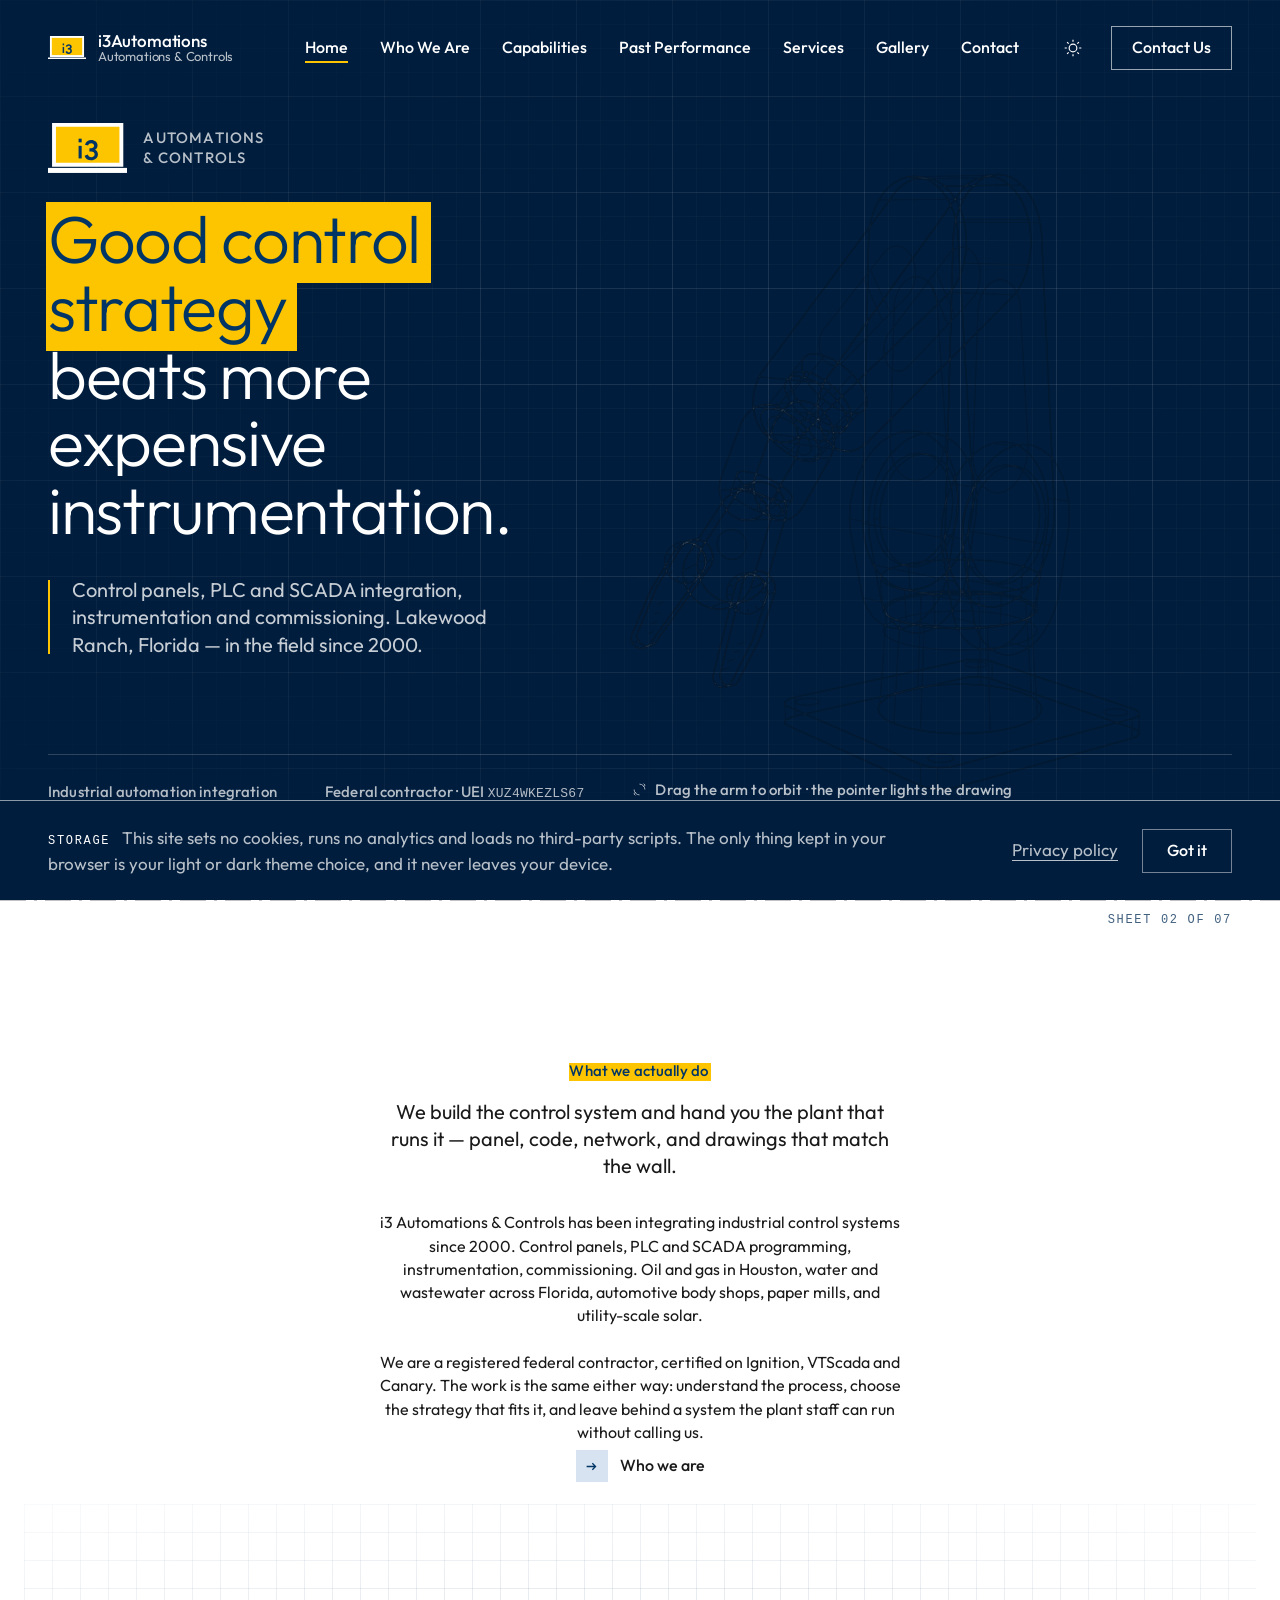
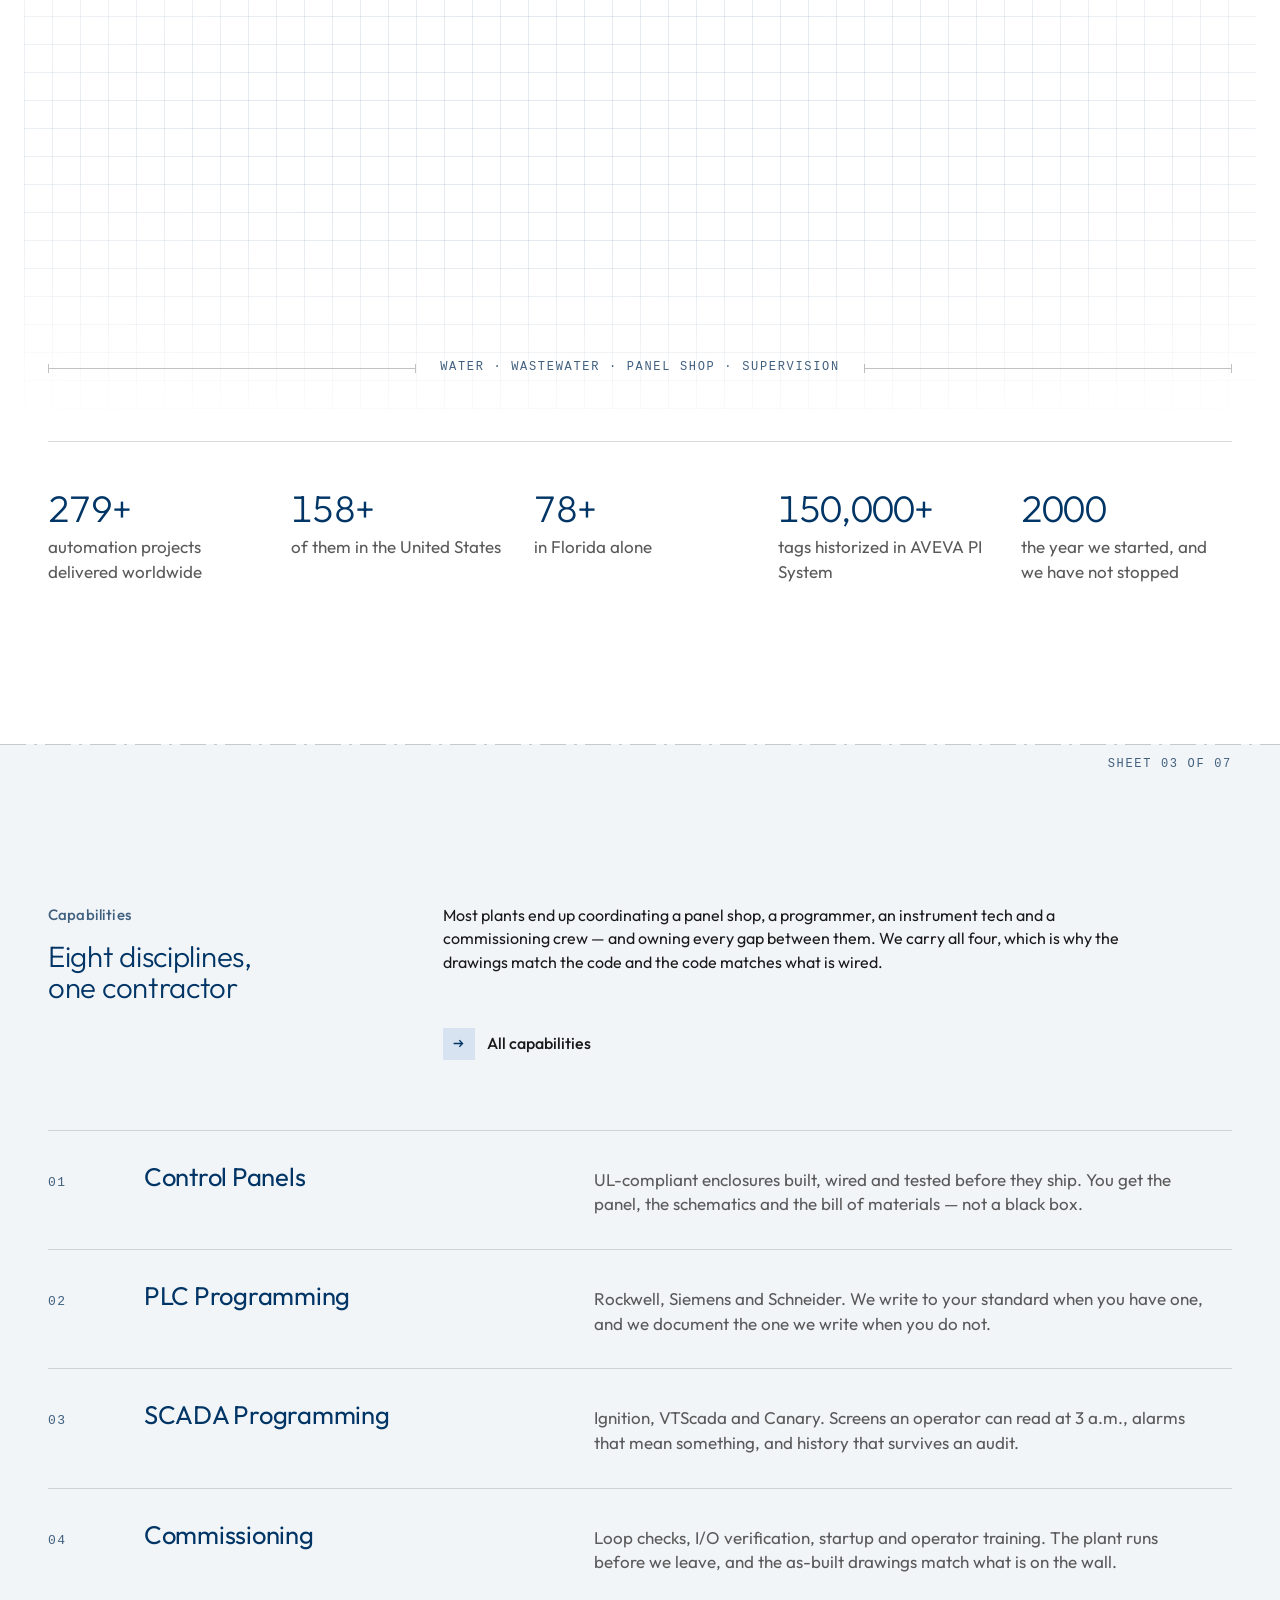
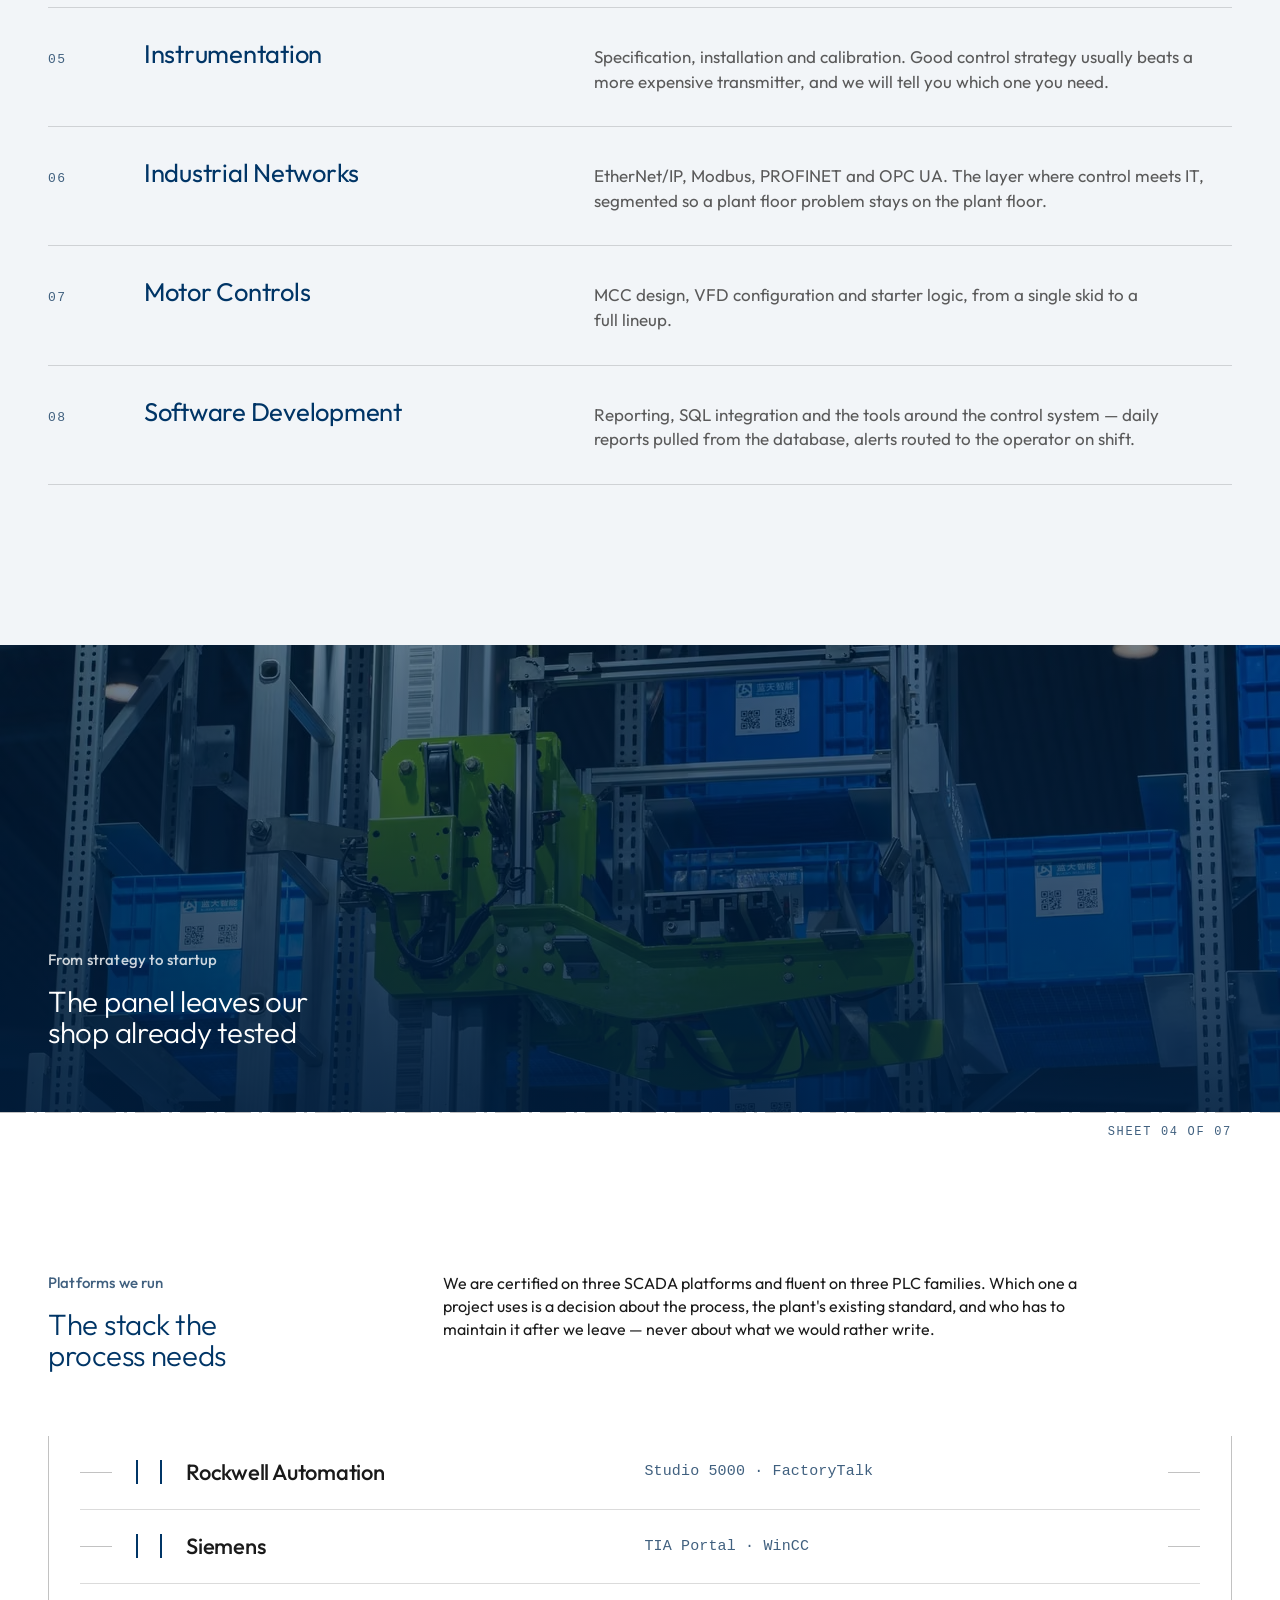
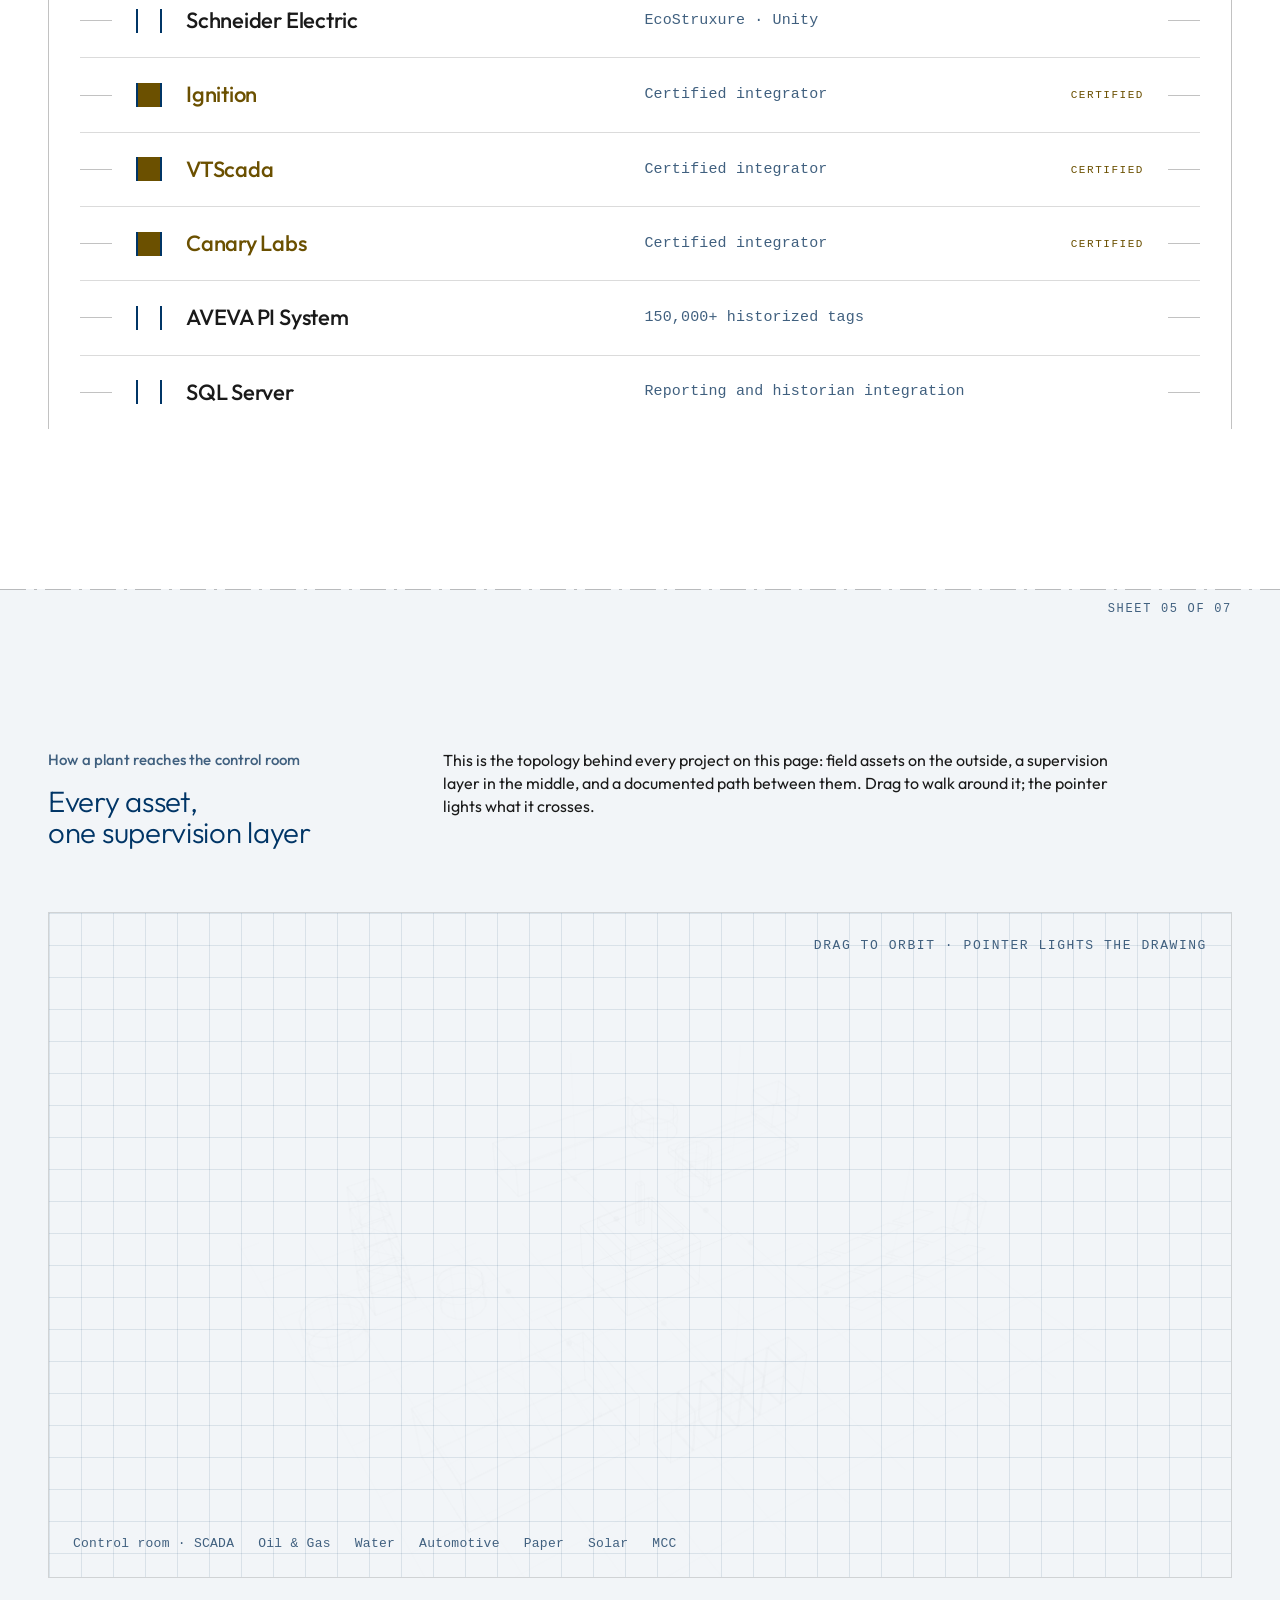
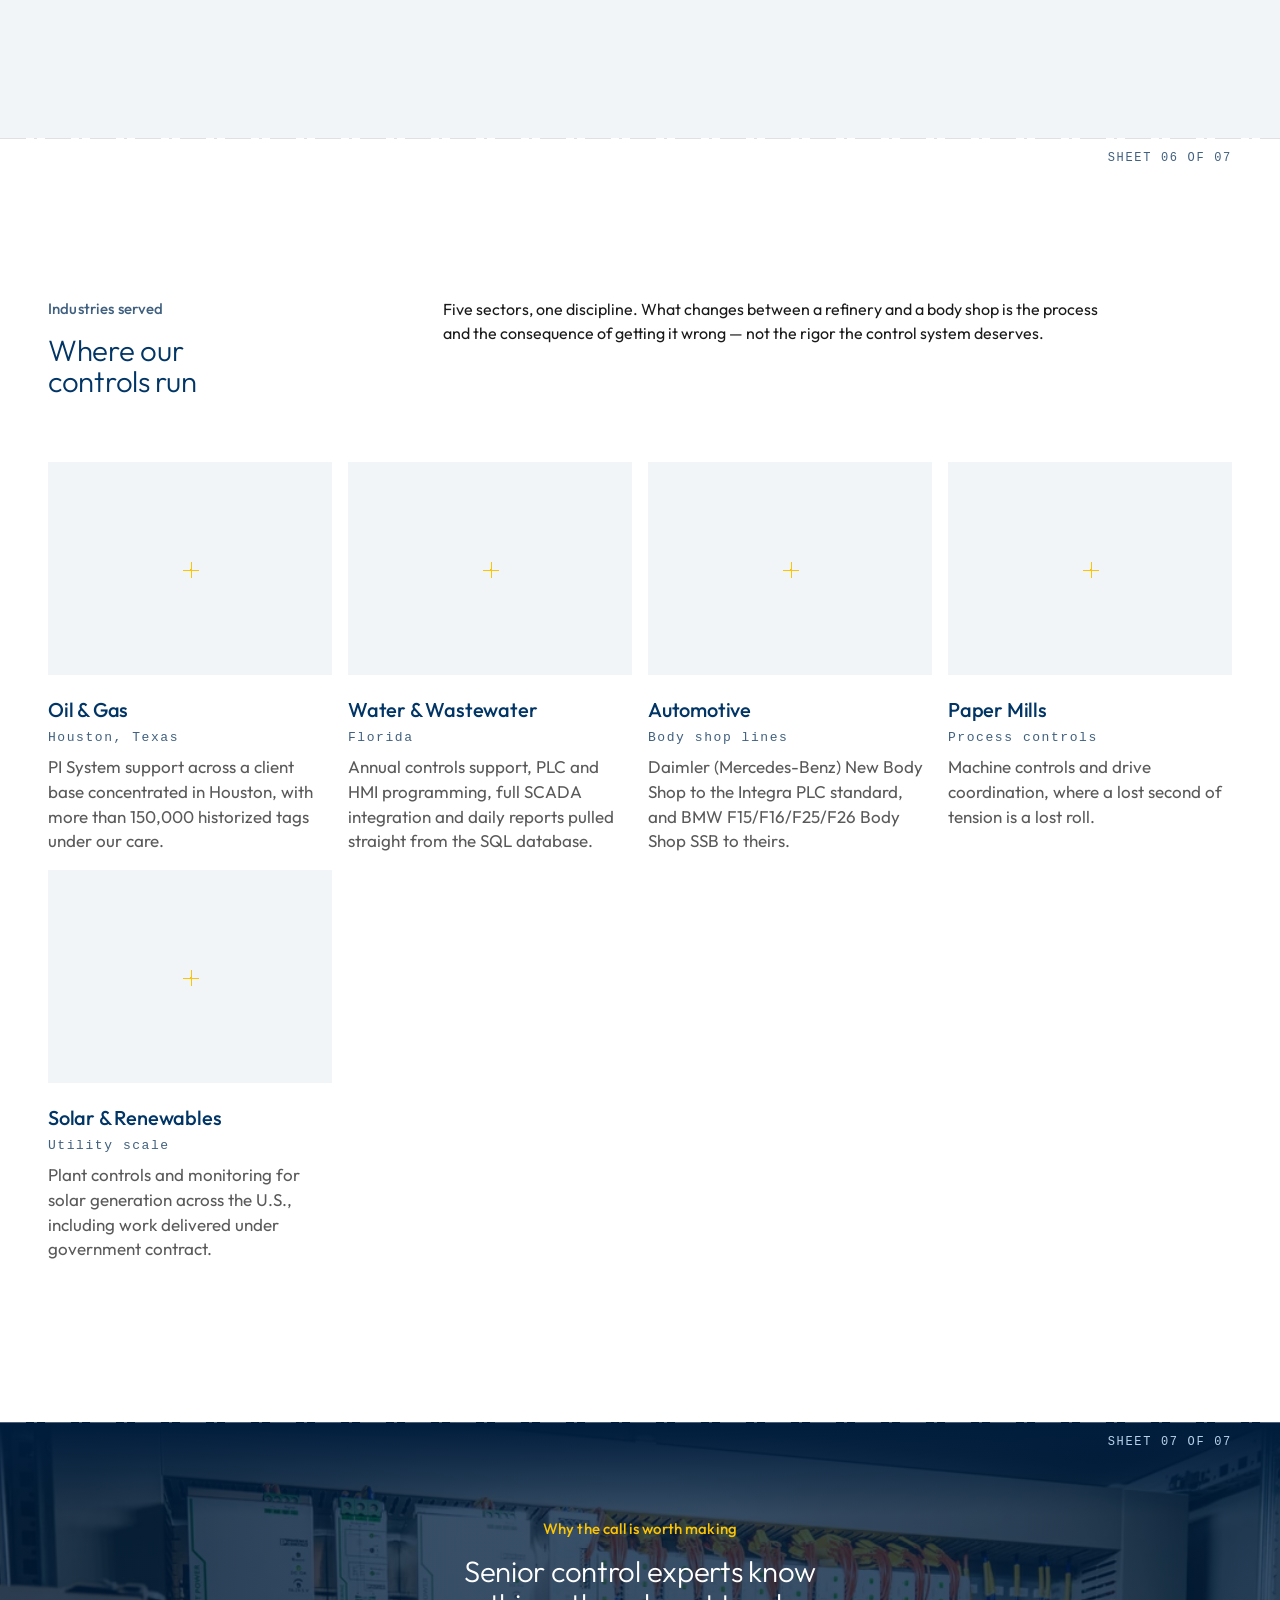
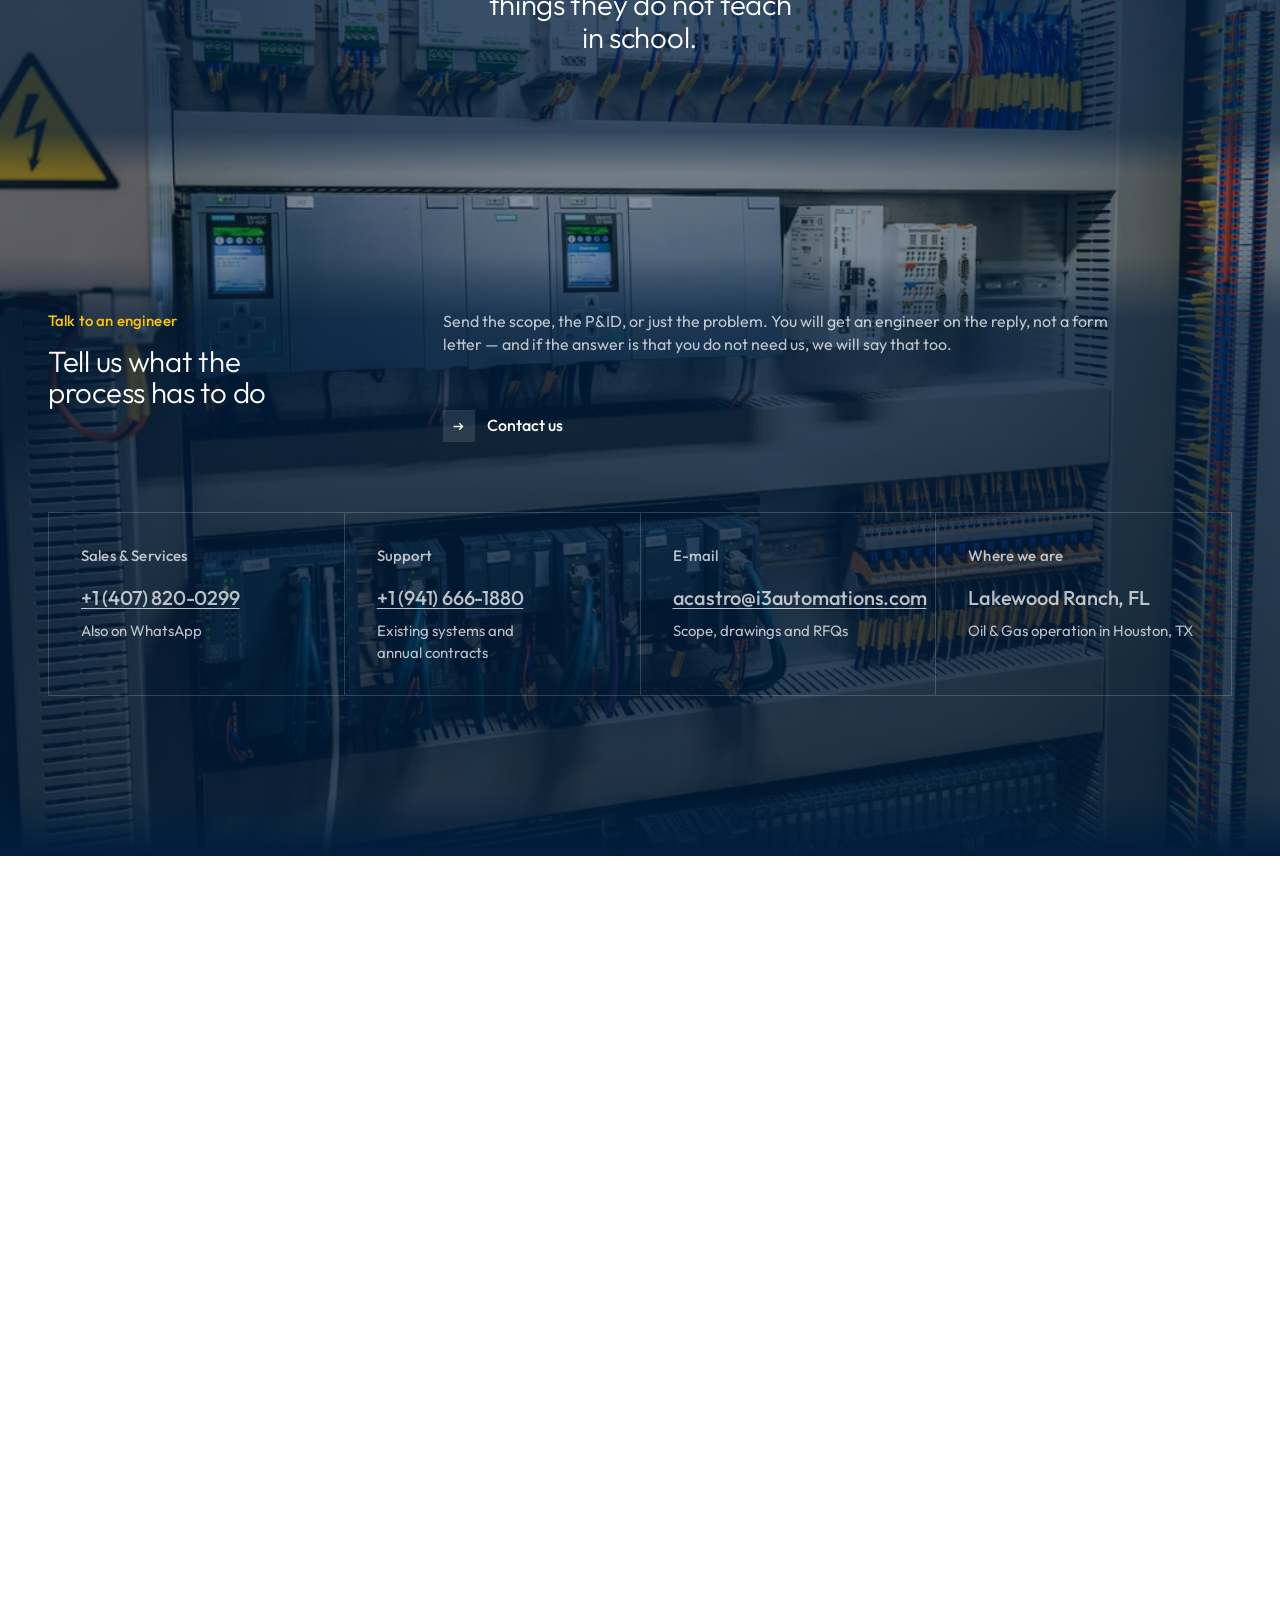
<file: site/index.html>
<!DOCTYPE html>
<html lang="en-US">
<head>
<meta charset="utf-8">
<meta name="viewport" content="width=device-width, initial-scale=1">
<title>i3Automations &mdash; Industrial Control Panels, PLC and SCADA</title>
<meta name="description" content="Control panels, PLC and SCADA programming, instrumentation and commissioning for oil and gas, water, automotive and solar. Federal contractor since 2000.">
<link rel="canonical" href="https://i3automations.com/">
<meta name="theme-color" content="#003566" media="(prefers-color-scheme: light)">
<meta name="theme-color" content="#000C18" media="(prefers-color-scheme: dark)">

<meta property="og:type" content="website">
<meta property="og:locale" content="en_US">
<meta property="og:site_name" content="i3 Automations &amp; Controls">
<meta property="og:title" content="i3Automations &mdash; Industrial Control Panels, PLC and SCADA">
<meta property="og:description" content="Control panels, PLC and SCADA programming, instrumentation and commissioning for oil and gas, water, automotive and solar. Federal contractor since 2000.">
<meta property="og:url" content="https://i3automations.com/">
<meta property="og:image" content="https://i3automations.com/img/og/og-1200.jpg">
<meta property="og:image:type" content="image/jpeg">
<meta property="og:image:width" content="1200">
<meta property="og:image:height" content="630">
<meta property="og:image:alt" content="i3Automations &mdash; Industrial Control Panels, PLC and SCADA">
<meta name="twitter:card" content="summary_large_image">

<link rel="icon" href="favicon.ico" sizes="16x16 32x32 48x48">
<link rel="icon" href="brand/favicon.svg" type="image/svg+xml">
<link rel="apple-touch-icon" href="brand/apple-touch-icon.png">
<link rel="manifest" href="site.webmanifest">
<link rel="preload" href="fonts/outfit-latin.woff2" as="font" type="font/woff2" crossorigin>
<link rel="stylesheet" href="css/reset.css">
<link rel="stylesheet" href="css/tokens.css">
<link rel="stylesheet" href="css/style.css">

<script>
(function () {
try {
var t = localStorage.getItem("i3-tema");
if (t === "claro" || t === "escuro") {
document.documentElement.setAttribute("data-tema", t);
}
} catch (e) {   }
})();
</script>
<script>
document.documentElement.className += " intro-ativa";
</script>
</head>
<body>

<div class="intro" role="presentation">
  <div class="intro__cena">
    <div class="intro__peca">
      <svg class="intro__marca" viewBox="0 0 410 258" aria-hidden="true" focusable="false"><path class="moldura" d="M21 0h368v226H21z"/><rect class="moldura" x="0" y="232" width="410" height="26"/><path class="tela" d="M41 20h328v186H41z"/><rect class="glifo" x="158" y="81" width="16" height="19"/><rect class="glifo" x="158" y="118" width="16" height="65"/><path class="glifo" d="M191 112c4-14 17-24 33-24 18 0 32 12 32 28 0 10-5 18-13 22 9 4 15 13 15 24 0 18-15 31-35 31-17 0-30-9-34-24l17-6c3 9 9 14 18 14 10 0 17-6 17-15 0-9-7-15-18-15h-9v-17h8c10 0 16-5 16-13 0-8-6-13-15-13-8 0-13 4-16 12z"/><g class="marca__contorno" fill="none" stroke="currentColor"><path pathLength="100" d="M21 0h368v226H21z"/><path pathLength="100" d="M41 20h328v186H41z"/><path pathLength="100" d="M0 232h410v26H0z"/></g></svg>
    </div>
    <p class="intro__frase">
      <span class="intro__texto"><span class="intro__linha">Good control strategy</span> <span class="intro__linha">beats expensive instrumentation</span></span><span class="intro__cursor" aria-hidden="true"></span>
    </p>
  </div>
</div>

<a class="pular-conteudo" href="#conteudo">Skip to content</a>

<header class="nav nav--sobre-heroi">
  <div class="nav__interno">
    <a class="nav__marca" href="index.html" aria-label="i3Automations — home">
      <svg class="nav__icone" viewBox="0 0 410 258" aria-hidden="true" focusable="false"><path class="moldura" d="M21 0h368v226H21z"/><rect class="moldura" x="0" y="232" width="410" height="26"/><path class="tela" d="M41 20h328v186H41z"/><rect class="glifo" x="158" y="81" width="16" height="19"/><rect class="glifo" x="158" y="118" width="16" height="65"/><path class="glifo" d="M191 112c4-14 17-24 33-24 18 0 32 12 32 28 0 10-5 18-13 22 9 4 15 13 15 24 0 18-15 31-35 31-17 0-30-9-34-24l17-6c3 9 9 14 18 14 10 0 17-6 17-15 0-9-7-15-18-15h-9v-17h8c10 0 16-5 16-13 0-8-6-13-15-13-8 0-13 4-16 12z"/></svg>
      <span class="nav__nome">i3Automations<span>Automations &amp; Controls</span></span>
    </a>

    <ul class="nav__links" role="list"><li><a href="index.html" aria-current="page">Home</a></li><li><a href="who-we-are.html">Who We Are</a></li><li><a href="capabilities.html">Capabilities</a></li><li><a href="past-performance.html">Past Performance</a></li><li><a href="services.html">Services</a></li><li><a href="gallery.html">Gallery</a></li><li><a href="contact.html">Contact</a></li></ul>

    <div class="nav__acoes">
      <button class="tema" type="button" data-tema-alternar aria-pressed="false"
              aria-label="Switch theme">
        <svg class="tema__sol" viewBox="0 0 24 24" aria-hidden="true"><circle cx="12" cy="12" r="4.6"/><path d="M12 2v2.6M12 19.4V22M2 12h2.6M19.4 12H22M4.9 4.9l1.9 1.9M17.2 17.2l1.9 1.9M19.1 4.9l-1.9 1.9M6.8 17.2l-1.9 1.9"/></svg>
        <svg class="tema__lua" viewBox="0 0 24 24" aria-hidden="true"><path d="M20.5 14.6A8.6 8.6 0 0 1 9.4 3.5a8.6 8.6 0 1 0 11.1 11.1z"/></svg>
      </button>
      <a class="nav__cta" href="contact.html">Contact Us</a>
      <button class="nav__hamburguer" type="button" aria-expanded="false"
              aria-controls="menu-mobile" aria-label="Open menu"><span></span></button>
    </div>
  </div>

  <nav class="nav__painel" id="menu-mobile" aria-label="Main menu">
    <a href="index.html" aria-current="page">Home</a><a href="who-we-are.html">Who We Are</a><a href="capabilities.html">Capabilities</a><a href="past-performance.html">Past Performance</a><a href="services.html">Services</a><a href="gallery.html">Gallery</a><a href="contact.html">Contact</a>
    <a class="botao botao--principal" href="contact.html">Contact Us</a>
  </nav>
</header>
<main id="conteudo">

<section class="heroi reticula" id="top">
  <div class="heroi__container">
    <div class="heroi__peca"><div class="braco" data-braco role="img" aria-label="Interactive line drawing of a six-axis industrial robot arm at work: drag to orbit it, and the pointer lights the drawing in gold."><canvas class="braco__tela"></canvas><div class="braco__estatico" aria-hidden="true"></div></div></div>
    <div class="heroi__texto">
      <p class="heroi__marca"><svg class="heroi__icone" viewBox="0 0 410 258" aria-hidden="true" focusable="false" data-intro-destino data-encaixe="1"><path class="moldura" d="M21 0h368v226H21z"/><rect class="moldura" x="0" y="232" width="410" height="26"/><path class="tela" d="M41 20h328v186H41z"/><rect class="glifo" x="158" y="81" width="16" height="19"/><rect class="glifo" x="158" y="118" width="16" height="65"/><path class="glifo" d="M191 112c4-14 17-24 33-24 18 0 32 12 32 28 0 10-5 18-13 22 9 4 15 13 15 24 0 18-15 31-35 31-17 0-30-9-34-24l17-6c3 9 9 14 18 14 10 0 17-6 17-15 0-9-7-15-18-15h-9v-17h8c10 0 16-5 16-13 0-8-6-13-15-13-8 0-13 4-16 12z"/></svg><span>Automations<br>&amp; Controls</span></p>
      <h1 class="heroi__titulo">
        <span class="entra-linha" style="--i:0"><span class="realce">Good control strategy</span></span>
        <span class="entra-linha" data-lente-texto style="--i:1">beats more expensive</span>
        <span class="entra-linha" data-lente-texto style="--i:2">instrumentation.</span>
      </h1>
      <p class="heroi__apoio" data-lente-texto>Control panels, PLC and SCADA integration, instrumentation
      and commissioning. Lakewood Ranch, Florida &mdash; in the field since 2000.</p>
    </div>

    <div class="heroi__rodape">
      <span>Industrial automation integration</span>
      <span>Federal contractor &middot; UEI <span class="mono">XUZ4WKEZLS67</span></span>
      <span class="heroi__dica">
        <svg viewBox="0 0 24 24" aria-hidden="true"><path d="M12 3.4a8.6 8.6 0 0 1 8.6 8.6M12 20.6A8.6 8.6 0 0 1 3.4 12"/><path d="M18.5 2.6L20.9 5l-2.4 2.4M5.5 21.4L3.1 19l2.4-2.4"/></svg>
        Drag the arm to orbit &middot; the pointer lights the drawing
      </span>
    </div>
  </div>
</section>

<section class="secao junta reveal reveal--limpo" id="who-we-are" data-folha="02 OF 07">
  <div class="container">
    <div class="bloco bloco--centro reveal">
      <p class="eyebrow"><span class="realce">What we actually do</span></p>
      <div>
        <p class="lead">We build the control system and hand
        you the plant that runs it &mdash; panel, code, network, and drawings that match
        the wall.</p>

        <div class="pilha" style="margin-top: var(--s-5)">
          <p>i3 Automations &amp; Controls has been integrating industrial control systems
          since 2000. Control panels, PLC and SCADA programming, instrumentation,
          commissioning. Oil and gas in Houston, water and wastewater across Florida,
          automotive body shops, paper mills, and utility-scale solar.</p>
          <p>We are a registered federal contractor, certified on Ignition, VTScada and
          Canary. The work is the same either way: understand the process, choose the
          strategy that fits it, and leave behind a system the plant staff can run without
          calling us.</p>
        </div>

        <a class="cta" href="who-we-are.html"><span class="cta__chip" aria-hidden="true"><svg viewBox="0 0 16 16" fill="none" stroke="currentColor" stroke-width="1.6"><path d="M2 8h11M9 4l4 4-4 4"/></svg></span>Who we are</a>
      </div>
    </div>
    <div class="prancha" data-progresso><div class="prancha__datum" aria-hidden="true"></div><div class="prancha__linha"><figure class="prancha__item reveal" style="--i:0"><div class="prancha__vista"><span class="prancha__tique" aria-hidden="true"></span><span class="prancha__idx">01</span></div><div class="prancha__moldura"><picture><source type="image/avif" srcset="img/galeria/scada-600.avif 600w" sizes="(max-width: 560px) 92vw, (max-width: 1023px) 44vw, 22vw"><source type="image/webp" srcset="img/galeria/scada-600.webp 600w" sizes="(max-width: 560px) 92vw, (max-width: 1023px) 44vw, 22vw"><img class="" src="img/galeria/scada-600.jpg" alt="SCADA screen showing effluent station discharge flow, with an i3Automations hard hat in the foreground" decoding="async" fetchpriority="high" ></picture></div><figcaption class="prancha__legenda"><span class="prancha__ref">SCADA</span>Effluent station discharge flow, on shift</figcaption></figure><figure class="prancha__item reveal" style="--i:1"><div class="prancha__vista"><span class="prancha__tique" aria-hidden="true"></span><span class="prancha__idx">02</span></div><div class="prancha__moldura"><picture><source type="image/avif" srcset="img/galeria/painel-campo-600.avif 600w" sizes="(max-width: 560px) 92vw, (max-width: 1023px) 44vw, 22vw"><source type="image/webp" srcset="img/galeria/painel-campo-600.webp 600w" sizes="(max-width: 560px) 92vw, (max-width: 1023px) 44vw, 22vw"><img class="" src="img/galeria/painel-campo-600.jpg" alt="Field-installed control panel with pilot lights and selector switches, door open at a pump station" decoding="async" fetchpriority="high" ></picture></div><figcaption class="prancha__legenda"><span class="prancha__ref">CONTROL PANEL</span>Pump station, door open for commissioning</figcaption></figure><figure class="prancha__item reveal" style="--i:2"><div class="prancha__vista"><span class="prancha__tique" aria-hidden="true"></span><span class="prancha__idx">03</span></div><div class="prancha__moldura"><picture><source type="image/avif" srcset="img/galeria/bomba-600.avif 600w" sizes="(max-width: 560px) 92vw, (max-width: 1023px) 44vw, 22vw"><source type="image/webp" srcset="img/galeria/bomba-600.webp 600w" sizes="(max-width: 560px) 92vw, (max-width: 1023px) 44vw, 22vw"><img class="" src="img/galeria/bomba-600.jpg" alt="Submersible pump set being lowered by crane into a wet well" decoding="async" fetchpriority="high" ></picture></div><figcaption class="prancha__legenda"><span class="prancha__ref">INSTRUMENTATION</span>Submersible set going into the wet well</figcaption></figure><figure class="prancha__item reveal" style="--i:3"><div class="prancha__vista"><span class="prancha__tique" aria-hidden="true"></span><span class="prancha__idx">04</span></div><div class="prancha__moldura"><picture><source type="image/avif" srcset="img/galeria/obra-agua-600.avif 600w" sizes="(max-width: 560px) 92vw, (max-width: 1023px) 44vw, 22vw"><source type="image/webp" srcset="img/galeria/obra-agua-600.webp 600w" sizes="(max-width: 560px) 92vw, (max-width: 1023px) 44vw, 22vw"><img class="" src="img/galeria/obra-agua-600.jpg" alt="Controls cabinet being installed beside weir gates at a water treatment structure under construction" decoding="async" fetchpriority="high" ></picture></div><figcaption class="prancha__legenda"><span class="prancha__ref">FIELD BUILD</span>Weir gate structure, controls going in</figcaption></figure></div><p class="prancha__cota">WATER &middot; WASTEWATER &middot; PANEL SHOP &middot; SUPERVISION</p></div>
    <dl class="numeros reveal">
      <div><dt class="tabular">279+</dt><dd>automation projects delivered worldwide</dd></div>
      <div><dt class="tabular">158+</dt><dd>of them in the United States</dd></div>
      <div><dt class="tabular">78+</dt><dd>in Florida alone</dd></div>
      <div><dt class="tabular">150,000+</dt><dd>tags historized in AVEVA PI System</dd></div>
      <div><dt class="tabular">2000</dt><dd>the year we started, and we have not stopped</dd></div>
    </dl>
  </div>
</section>

<section class="secao secao--offwhite junta reveal reveal--limpo" id="capabilities" data-folha="03 OF 07">
  <div class="container">
    <div class="bloco reveal">
      <div class="bloco__esq">
        <p class="eyebrow">Capabilities</p>
        <h2>Eight disciplines, <br>one contractor</h2>
      </div>
      <div class="bloco__dir">
        <p class="corpo">Most plants end up coordinating a panel shop, a programmer, an
        instrument tech and a commissioning crew &mdash; and owning every gap between them.
        We carry all four, which is why the drawings match the code and the code matches
        what is wired.</p>
        <a class="cta" href="capabilities.html"><span class="cta__chip" aria-hidden="true"><svg viewBox="0 0 16 16" fill="none" stroke="currentColor" stroke-width="1.6"><path d="M2 8h11M9 4l4 4-4 4"/></svg></span>All capabilities</a>
      </div>
    </div>
    <div class="capacidades" data-domino><div class="capacidade reveal" style="--i:1" data-i="0"><p class="capacidade__num">01</p><h3 class="capacidade__nome">Control Panels</h3><p class="capacidade__txt">UL-compliant enclosures built, wired and tested before they ship. You get the panel, the schematics and the bill of materials — not a black box.</p></div><div class="capacidade reveal" style="--i:2" data-i="1"><p class="capacidade__num">02</p><h3 class="capacidade__nome">PLC Programming</h3><p class="capacidade__txt">Rockwell, Siemens and Schneider. We write to your standard when you have one, and we document the one we write when you do not.</p></div><div class="capacidade reveal" style="--i:3" data-i="2"><p class="capacidade__num">03</p><h3 class="capacidade__nome">SCADA Programming</h3><p class="capacidade__txt">Ignition, VTScada and Canary. Screens an operator can read at 3 a.m., alarms that mean something, and history that survives an audit.</p></div><div class="capacidade reveal" style="--i:4" data-i="3"><p class="capacidade__num">04</p><h3 class="capacidade__nome">Commissioning</h3><p class="capacidade__txt">Loop checks, I/O verification, startup and operator training. The plant runs before we leave, and the as-built drawings match what is on the wall.</p></div><div class="capacidade reveal" style="--i:5" data-i="4"><p class="capacidade__num">05</p><h3 class="capacidade__nome">Instrumentation</h3><p class="capacidade__txt">Specification, installation and calibration. Good control strategy usually beats a more expensive transmitter, and we will tell you which one you need.</p></div><div class="capacidade reveal" style="--i:6" data-i="5"><p class="capacidade__num">06</p><h3 class="capacidade__nome">Industrial Networks</h3><p class="capacidade__txt">EtherNet/IP, Modbus, PROFINET and OPC UA. The layer where control meets IT, segmented so a plant floor problem stays on the plant floor.</p></div><div class="capacidade reveal" style="--i:7" data-i="6"><p class="capacidade__num">07</p><h3 class="capacidade__nome">Motor Controls</h3><p class="capacidade__txt">MCC design, VFD configuration and starter logic, from a single skid to a full lineup.</p></div><div class="capacidade reveal" style="--i:8" data-i="7"><p class="capacidade__num">08</p><h3 class="capacidade__nome">Software Development</h3><p class="capacidade__txt">Reporting, SQL integration and the tools around the control system — daily reports pulled from the database, alerts routed to the operator on shift.</p></div></div>
  </div>
</section>

<section class="faixa reveal reveal--limpo">
  <picture><source type="image/avif" srcset="img/faixa/robotica-1280.avif 1280w, img/faixa/robotica-1920.avif 1920w" sizes="100vw"><source type="image/webp" srcset="img/faixa/robotica-1280.webp 1280w, img/faixa/robotica-1920.webp 1920w" sizes="100vw"><img class="faixa__foto" src="img/faixa/robotica-1920.jpg" alt="Robotic handling cell in a distribution facility" loading="lazy" decoding="async" ></picture>
  <div class="container">
    <p class="eyebrow reveal">From strategy to startup</p>
    <h2 class="reveal" style="--i:1">The panel leaves our shop already tested</h2>
  </div>
</section>

<section class="secao junta reveal reveal--limpo" data-folha="04 OF 07">
  <div class="container">
    <div class="bloco reveal">
      <div class="bloco__esq">
        <p class="eyebrow">Platforms we run</p>
        <h2>The stack the <br>process needs</h2>
      </div>
      <div class="bloco__dir">
        <p class="corpo">We are certified on three SCADA platforms and fluent on three PLC
        families. Which one a project uses is a decision about the process, the plant's
        existing standard, and who has to maintain it after we leave &mdash; never about
        what we would rather write.</p>
      </div>
    </div>
    <div class="escada"><div class="escada__degrau reveal" style="--i:0"><span class="escada__fio" aria-hidden="true"></span><span class="escada__contato" aria-hidden="true"></span><p class="escada__nome">Rockwell Automation</p><p class="escada__papel">Studio 5000 · FactoryTalk</p><span class="escada__fio escada__fio--fim" aria-hidden="true"></span></div><div class="escada__degrau reveal" style="--i:1"><span class="escada__fio" aria-hidden="true"></span><span class="escada__contato" aria-hidden="true"></span><p class="escada__nome">Siemens</p><p class="escada__papel">TIA Portal · WinCC</p><span class="escada__fio escada__fio--fim" aria-hidden="true"></span></div><div class="escada__degrau reveal" style="--i:2"><span class="escada__fio" aria-hidden="true"></span><span class="escada__contato" aria-hidden="true"></span><p class="escada__nome">Schneider Electric</p><p class="escada__papel">EcoStruxure · Unity</p><span class="escada__fio escada__fio--fim" aria-hidden="true"></span></div><div class="escada__degrau escada__degrau--certificada reveal" style="--i:3"><span class="escada__fio" aria-hidden="true"></span><span class="escada__contato" aria-hidden="true"></span><p class="escada__nome">Ignition</p><p class="escada__papel">Certified integrator<span class="escada__selo">CERTIFIED</span></p><span class="escada__fio escada__fio--fim" aria-hidden="true"></span></div><div class="escada__degrau escada__degrau--certificada reveal" style="--i:4"><span class="escada__fio" aria-hidden="true"></span><span class="escada__contato" aria-hidden="true"></span><p class="escada__nome">VTScada</p><p class="escada__papel">Certified integrator<span class="escada__selo">CERTIFIED</span></p><span class="escada__fio escada__fio--fim" aria-hidden="true"></span></div><div class="escada__degrau escada__degrau--certificada reveal" style="--i:5"><span class="escada__fio" aria-hidden="true"></span><span class="escada__contato" aria-hidden="true"></span><p class="escada__nome">Canary Labs</p><p class="escada__papel">Certified integrator<span class="escada__selo">CERTIFIED</span></p><span class="escada__fio escada__fio--fim" aria-hidden="true"></span></div><div class="escada__degrau reveal" style="--i:6"><span class="escada__fio" aria-hidden="true"></span><span class="escada__contato" aria-hidden="true"></span><p class="escada__nome">AVEVA PI System</p><p class="escada__papel">150,000+ historized tags</p><span class="escada__fio escada__fio--fim" aria-hidden="true"></span></div><div class="escada__degrau reveal" style="--i:7"><span class="escada__fio" aria-hidden="true"></span><span class="escada__contato" aria-hidden="true"></span><p class="escada__nome">SQL Server</p><p class="escada__papel">Reporting and historian integration</p><span class="escada__fio escada__fio--fim" aria-hidden="true"></span></div></div>
  </div>
</section>

<section class="secao secao--offwhite junta reveal reveal--limpo" id="plant" data-folha="05 OF 07">
  <div class="container">
    <div class="bloco reveal">
      <div class="bloco__esq">
        <p class="eyebrow">How a plant reaches the control room</p>
        <h2>Every asset, <br>one supervision layer</h2>
      </div>
      <div class="bloco__dir">
        <p class="corpo">This is the topology behind every project on this page: field
        assets on the outside, a supervision layer in the middle, and a documented path
        between them. Drag to walk around it; the pointer lights what it crosses.</p>
      </div>
    </div>

    <div class="planta reveal" data-planta role="img"
         aria-label="Interactive isometric drawing of an industrial plant: field assets connected by documented links to a central control room.">
      <canvas class="planta__tela"></canvas>
      <div class="planta__grade" aria-hidden="true"></div>
      <p class="planta__dica">DRAG TO ORBIT &middot; POINTER LIGHTS THE DRAWING</p>
      <p class="planta__legenda">
        <span>Control room &middot; SCADA</span><span>Oil &amp; Gas</span><span>Water</span>
        <span>Automotive</span><span>Paper</span><span>Solar</span><span>MCC</span>
      </p>
      <p class="planta__semwebgl">This drawing needs WebGL2, which this browser has turned
      off. The plants themselves are on the <a class="link"
      href="past-performance.html">past performance</a> page.</p>
    </div>
  </div>
</section>

<section class="secao junta reveal reveal--limpo" id="industries" data-folha="06 OF 07">
  <div class="container">
    <div class="bloco reveal">
      <div class="bloco__esq">
        <p class="eyebrow">Industries served</p>
        <h2>Where our <br>controls run</h2>
      </div>
      <div class="bloco__dir">
        <p class="corpo">Five sectors, one discipline. What changes between a refinery and
        a body shop is the process and the consequence of getting it wrong &mdash; not the
        rigor the control system deserves.</p>
      </div>
    </div>
    <div class="setores"><article class="setor reveal" style="--i:0"><div class="setor__midia"><div class="lente lente--retangulo " data-lente data-foto="img/setores/oil-gas-672.webp" data-traco="img/setores/oil-gas-traco-900.png"><picture><source type="image/avif" srcset="img/setores/oil-gas-336.avif 336w, img/setores/oil-gas-672.avif 672w" sizes="(max-width: 700px) 92vw, (max-width: 1100px) 46vw, 22vw"><source type="image/webp" srcset="img/setores/oil-gas-336.webp 336w, img/setores/oil-gas-672.webp 672w" sizes="(max-width: 700px) 92vw, (max-width: 1100px) 46vw, 22vw"><img class="lente__foto" src="img/setores/oil-gas-672.jpg" alt="Refinery process units at dusk" loading="lazy" decoding="async" ></picture><canvas class="lente__gl" aria-hidden="true"></canvas><div class="lente__revelo" aria-hidden="true"><div class="lente__papel" ><div class="lente__tinta" style="-webkit-mask-image:url(img/setores/oil-gas-traco-900.png);mask-image:url(img/setores/oil-gas-traco-900.png)"></div></div></div><div class="lente__anel" aria-hidden="true"></div></div></div><h3 class="setor__nome">Oil &amp; Gas</h3><p class="setor__local">Houston, Texas</p><p class="setor__txt">PI System support across a client base concentrated in Houston, with more than 150,000 historized tags under our care.</p></article><article class="setor reveal" style="--i:1"><div class="setor__midia"><div class="lente lente--retangulo " data-lente data-foto="img/setores/agua-600.webp" data-traco="img/setores/agua-traco-600.png"><picture><source type="image/avif" srcset="img/setores/agua-600.avif 600w" sizes="(max-width: 700px) 92vw, (max-width: 1100px) 46vw, 22vw"><source type="image/webp" srcset="img/setores/agua-600.webp 600w" sizes="(max-width: 700px) 92vw, (max-width: 1100px) 46vw, 22vw"><img class="lente__foto" src="img/setores/agua-600.jpg" alt="Raw water intake with large-diameter pipe" loading="lazy" decoding="async" ></picture><canvas class="lente__gl" aria-hidden="true"></canvas><div class="lente__revelo" aria-hidden="true"><div class="lente__papel" ><div class="lente__tinta" style="-webkit-mask-image:url(img/setores/agua-traco-600.png);mask-image:url(img/setores/agua-traco-600.png)"></div></div></div><div class="lente__anel" aria-hidden="true"></div></div></div><h3 class="setor__nome">Water &amp; Wastewater</h3><p class="setor__local">Florida</p><p class="setor__txt">Annual controls support, PLC and HMI programming, full SCADA integration and daily reports pulled straight from the SQL database.</p></article><article class="setor reveal" style="--i:2"><div class="setor__midia"><div class="lente lente--retangulo " data-lente data-foto="img/setores/automotivo-600.webp" data-traco="img/setores/automotivo-traco-600.png"><picture><source type="image/avif" srcset="img/setores/automotivo-600.avif 600w" sizes="(max-width: 700px) 92vw, (max-width: 1100px) 46vw, 22vw"><source type="image/webp" srcset="img/setores/automotivo-600.webp 600w" sizes="(max-width: 700px) 92vw, (max-width: 1100px) 46vw, 22vw"><img class="lente__foto" src="img/setores/automotivo-600.jpg" alt="Robots welding a car body on an automotive line" loading="lazy" decoding="async" ></picture><canvas class="lente__gl" aria-hidden="true"></canvas><div class="lente__revelo" aria-hidden="true"><div class="lente__papel" ><div class="lente__tinta" style="-webkit-mask-image:url(img/setores/automotivo-traco-600.png);mask-image:url(img/setores/automotivo-traco-600.png)"></div></div></div><div class="lente__anel" aria-hidden="true"></div></div></div><h3 class="setor__nome">Automotive</h3><p class="setor__local">Body shop lines</p><p class="setor__txt">Daimler (Mercedes-Benz) New Body Shop to the Integra PLC standard, and BMW F15/F16/F25/F26 Body Shop SSB to theirs.</p></article><article class="setor reveal" style="--i:3"><div class="setor__midia"><div class="lente lente--retangulo " data-lente data-foto="img/setores/papel-672.webp" data-traco="img/setores/papel-traco-900.png"><picture><source type="image/avif" srcset="img/setores/papel-336.avif 336w, img/setores/papel-672.avif 672w" sizes="(max-width: 700px) 92vw, (max-width: 1100px) 46vw, 22vw"><source type="image/webp" srcset="img/setores/papel-336.webp 336w, img/setores/papel-672.webp 672w" sizes="(max-width: 700px) 92vw, (max-width: 1100px) 46vw, 22vw"><img class="lente__foto" src="img/setores/papel-672.jpg" alt="Row of industrial presses on a mill floor" loading="lazy" decoding="async" ></picture><canvas class="lente__gl" aria-hidden="true"></canvas><div class="lente__revelo" aria-hidden="true"><div class="lente__papel" ><div class="lente__tinta" style="-webkit-mask-image:url(img/setores/papel-traco-900.png);mask-image:url(img/setores/papel-traco-900.png)"></div></div></div><div class="lente__anel" aria-hidden="true"></div></div></div><h3 class="setor__nome">Paper Mills</h3><p class="setor__local">Process controls</p><p class="setor__txt">Machine controls and drive coordination, where a lost second of tension is a lost roll.</p></article><article class="setor reveal" style="--i:4"><div class="setor__midia"><div class="lente lente--retangulo " data-lente data-foto="img/setores/solar-672.webp" data-traco="img/setores/solar-traco-900.png"><picture><source type="image/avif" srcset="img/setores/solar-336.avif 336w, img/setores/solar-672.avif 672w" sizes="(max-width: 700px) 92vw, (max-width: 1100px) 46vw, 22vw"><source type="image/webp" srcset="img/setores/solar-336.webp 336w, img/setores/solar-672.webp 672w" sizes="(max-width: 700px) 92vw, (max-width: 1100px) 46vw, 22vw"><img class="lente__foto" src="img/setores/solar-672.jpg" alt="Utility-scale photovoltaic array" loading="lazy" decoding="async" ></picture><canvas class="lente__gl" aria-hidden="true"></canvas><div class="lente__revelo" aria-hidden="true"><div class="lente__papel" ><div class="lente__tinta" style="-webkit-mask-image:url(img/setores/solar-traco-900.png);mask-image:url(img/setores/solar-traco-900.png)"></div></div></div><div class="lente__anel" aria-hidden="true"></div></div></div><h3 class="setor__nome">Solar &amp; Renewables</h3><p class="setor__local">Utility scale</p><p class="setor__txt">Plant controls and monitoring for solar generation across the U.S., including work delivered under government contract.</p></article></div>
  </div>
</section>

<div class="dupla">
  <picture><source type="image/avif" srcset="img/dupla/clp-1280.avif 1280w, img/dupla/clp-1920.avif 1920w, img/dupla/clp-2560.avif 2560w" sizes="100vw"><source type="image/webp" srcset="img/dupla/clp-1280.webp 1280w, img/dupla/clp-1920.webp 1920w, img/dupla/clp-2560.webp 2560w" sizes="100vw"><img class="dupla__foto" src="img/dupla/clp-2560.jpg" alt="Open control panel with PLC racks, breakers and terminal blocks" loading="lazy" decoding="async" ></picture>
<section class="secao secao--escura secao--compacta junta reveal reveal--limpo" data-folha="07 OF 07">
  <div class="container">
    <div class="bloco bloco--centro reveal">
      <p class="eyebrow">Why the call is worth making</p>
      <p class="citacao">Senior control experts know things they do not teach in
      school.</p>
    </div>
  </div>
</section>


<section class="secao secao--escura" id="contact">
  <div class="container">
    <div class="bloco reveal">
      <div class="bloco__esq">
        <p class="eyebrow">Talk to an engineer</p>
        <h2>Tell us what the <br>process has to do</h2>
      </div>
      <div class="bloco__dir">
        <p class="corpo">Send the scope, the P&amp;ID, or just the problem. You will get an
        engineer on the reply, not a form letter — and if the answer is that you do not
        need us, we will say that too.</p>
        <a class="cta" href="contact.html"><span class="cta__chip" aria-hidden="true"><svg viewBox="0 0 16 16" fill="none" stroke="currentColor" stroke-width="1.6"><path d="M2 8h11M9 4l4 4-4 4"/></svg></span>Contact us</a>
      </div>
    </div>

    <div class="contato reveal">
      <div class="contato__bloco">
        <p class="contato__rotulo">Sales &amp; Services</p>
        <p class="contato__valor"><a href="tel:+14078200299">+1 (407) 820-0299</a></p>
        <p class="contato__nota">Also on WhatsApp</p>
      </div>
      <div class="contato__bloco">
        <p class="contato__rotulo">Support</p>
        <p class="contato__valor"><a href="tel:+19416661880">+1 (941) 666-1880</a></p>
        <p class="contato__nota">Existing systems and annual contracts</p>
      </div>
      <div class="contato__bloco">
        <p class="contato__rotulo">E-mail</p>
        <p class="contato__valor"><a href="mailto:acastro@i3automations.com">acastro@i3automations.com</a></p>
        <p class="contato__nota">Scope, drawings and RFQs</p>
      </div>
      <div class="contato__bloco">
        <p class="contato__rotulo">Where we are</p>
        <p class="contato__valor">Lakewood Ranch, FL</p>
        <p class="contato__nota">Oil &amp; Gas operation in Houston, TX</p>
      </div>
    </div>
  </div>
</section>
</div>


<div data-fim-conteudo aria-hidden="true"></div>
</main>

<footer class="rodape">
  <div class="container">
    <p class="rodape__headline reveal reveal--limpo" style="--n:6"><span style="--i:0">Industrial</span> <span style="--i:1">control</span> <span style="--i:2">systems,</span> <span style="--i:3">integrated</span> <span style="--i:4">and</span> <span style="--i:5">commissioned.</span></p>

    <div class="rodape__colunas">
      <div class="reveal" style="--i:1">
        <p class="rodape__titulo">Navigation</p>
        <ul class="rodape__lista" role="list"><li><a href="index.html">Home</a></li><li><a href="who-we-are.html">Who We Are</a></li><li><a href="capabilities.html">Capabilities</a></li><li><a href="past-performance.html">Past Performance</a></li><li><a href="services.html">Services</a></li><li><a href="gallery.html">Gallery</a></li><li><a href="contact.html">Contact</a></li></ul>
      </div>
      <div class="reveal" style="--i:2">
        <p class="rodape__titulo">Contact</p>
        <ul class="rodape__lista" role="list">
          <li><a href="tel:+14078200299">Sales &amp; Services <span class="nowrap">+1 (407) 820-0299</span></a></li>
          <li><a href="tel:+19416661880">Support <span class="nowrap">+1 (941) 666-1880</span></a></li>
          <li><a href="mailto:acastro@i3automations.com">acastro@i3automations.com</a></li>
          <li><a href="https://wa.me/14078200299" target="_blank" rel="noopener">WhatsApp</a></li>
        </ul>
      </div>
      <div class="reveal" style="--i:3">
        <p class="rodape__titulo">Vendor profile</p>
        <ul class="rodape__lista" role="list">
          <li>UEI <span class="mono">XUZ4WKEZLS67</span></li>
          <li>CAGE <span class="mono">9ZJM6</span></li>
          <li>NAICS <span class="mono">541511</span></li>
          <li>Lakewood Ranch, Florida</li>
        </ul>
      </div>
      <div class="reveal" style="--i:4">
        <p class="rodape__titulo">Social</p>
        <ul class="rodape__lista" role="list"><li><a href="https://www.linkedin.com/company/i3automations/" target="_blank" rel="noopener">LinkedIn</a></li><li><a href="https://www.facebook.com/i3automations" target="_blank" rel="noopener">Facebook</a></li><li><a href="https://www.youtube.com/@i3automations" target="_blank" rel="noopener">YouTube</a></li><li><a href="https://www.instagram.com/i3automations.plc" target="_blank" rel="noopener">Instagram</a></li></ul>
      </div>
    </div>

    <div class="rodape__base reveal" style="--i:5">
      <span class="rodape__marca"><svg class="rodape__icone" viewBox="0 0 410 258" aria-hidden="true" focusable="false"><path class="moldura" d="M21 0h368v226H21z"/><rect class="moldura" x="0" y="232" width="410" height="26"/><path class="tela" d="M41 20h328v186H41z"/><rect class="glifo" x="158" y="81" width="16" height="19"/><rect class="glifo" x="158" y="118" width="16" height="65"/><path class="glifo" d="M191 112c4-14 17-24 33-24 18 0 32 12 32 28 0 10-5 18-13 22 9 4 15 13 15 24 0 18-15 31-35 31-17 0-30-9-34-24l17-6c3 9 9 14 18 14 10 0 17-6 17-15 0-9-7-15-18-15h-9v-17h8c10 0 16-5 16-13 0-8-6-13-15-13-8 0-13 4-16 12z"/></svg> i3 Automations &amp; Controls</span>
      <span>&copy; <span data-ano>2026</span>. All rights reserved.</span>
      <span class="rodape__legais">
        <a href="privacy-policy.html">Privacy Policy</a>
        <a href="terms-and-conditions.html">Terms and Conditions</a>
      </span>
    </div>
  </div>
</footer>
<aside class="aviso" id="aviso-armazenamento" role="region"
       aria-label="Storage notice" hidden>
  <div class="aviso__interno">
    <p class="aviso__texto">
      <b class="aviso__rotulo">Storage</b>
      This site sets no cookies, runs no analytics and loads no third-party
      scripts. The only thing kept in your browser is your light or dark theme
      choice, and it never leaves your device.
    </p>
    <div class="aviso__acoes">
      <a class="aviso__link" href="privacy-policy.html">Privacy policy</a>
      <button class="aviso__botao" type="button" data-aviso-ok>Got it</button>
    </div>
  </div>
</aside>
<script src="js/main.js" defer></script>
<script src="js/gl.js" defer></script>
<script src="js/braco.js" defer></script>
<script src="js/lente.js" defer></script>
<script src="js/planta.js" defer></script>

<script type="application/ld+json">
{
"@context": "https://schema.org",
"@type": "ProfessionalService",
"name": "i3 Automations & Controls",
"alternateName": "i3Automations",
"url": "https://i3automations.com/",
"logo": "https://i3automations.com/brand/logo-icone.svg",
"image": "https://i3automations.com/img/og/og-1200.jpg",
"email": "acastro@i3automations.com",
"telephone": "+1-407-820-0299",
"foundingDate": "2000",
"address": {
"@type": "PostalAddress",
"addressLocality": "Lakewood Ranch",
"addressRegion": "FL",
"addressCountry": "US"
},
"areaServed": "US",
"description": "Industrial automation integration: control panels, PLC and SCADA programming, commissioning and instrumentation. Federal contractor since 2000.",
"knowsAbout": [
"PLC programming", "SCADA", "HMI", "Control panels", "Commissioning",
"Instrumentation", "Motor control centers", "Rockwell Automation", "Siemens",
"Schneider Electric", "Ignition", "VTScada", "Canary Labs", "AVEVA PI System"
],
"sameAs": ["https://www.linkedin.com/company/i3automations/", "https://www.facebook.com/i3automations", "https://www.youtube.com/@i3automations", "https://www.instagram.com/i3automations.plc"]
}
</script>
</body>
</html>
</file>
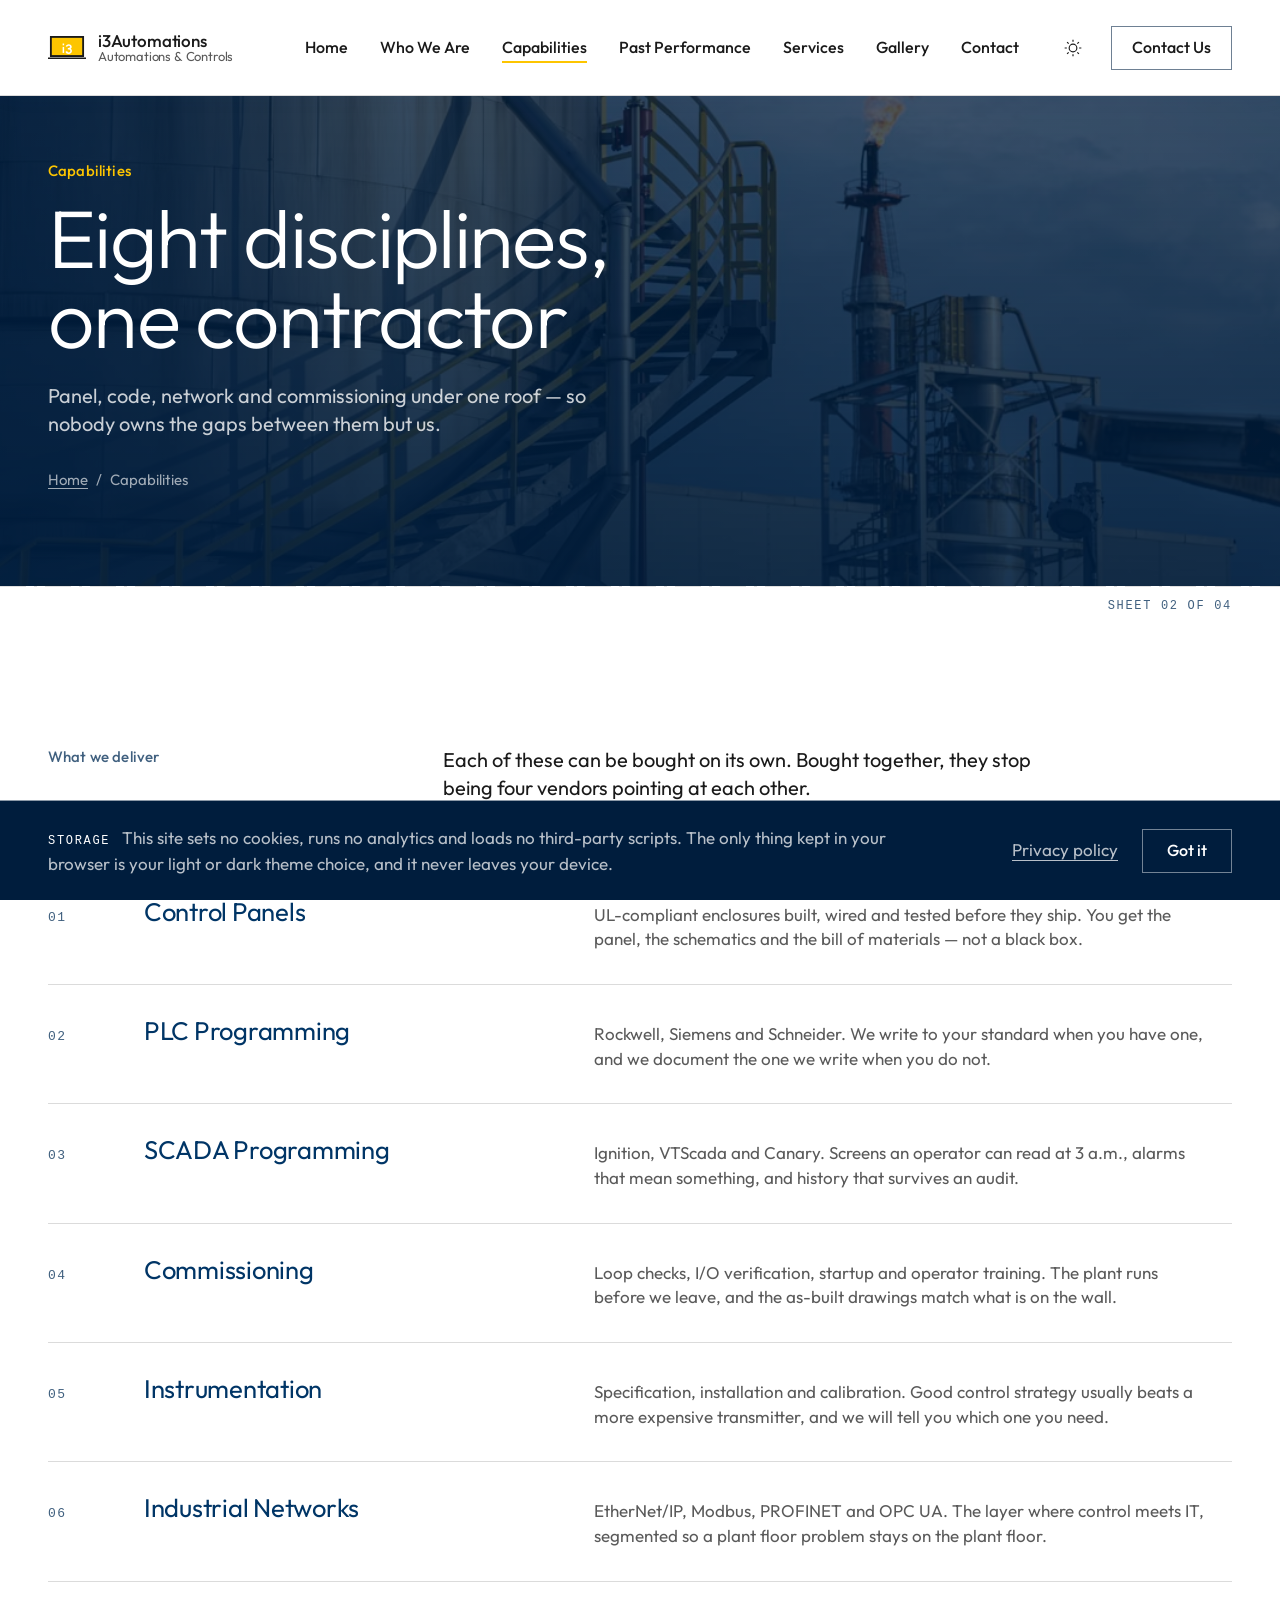
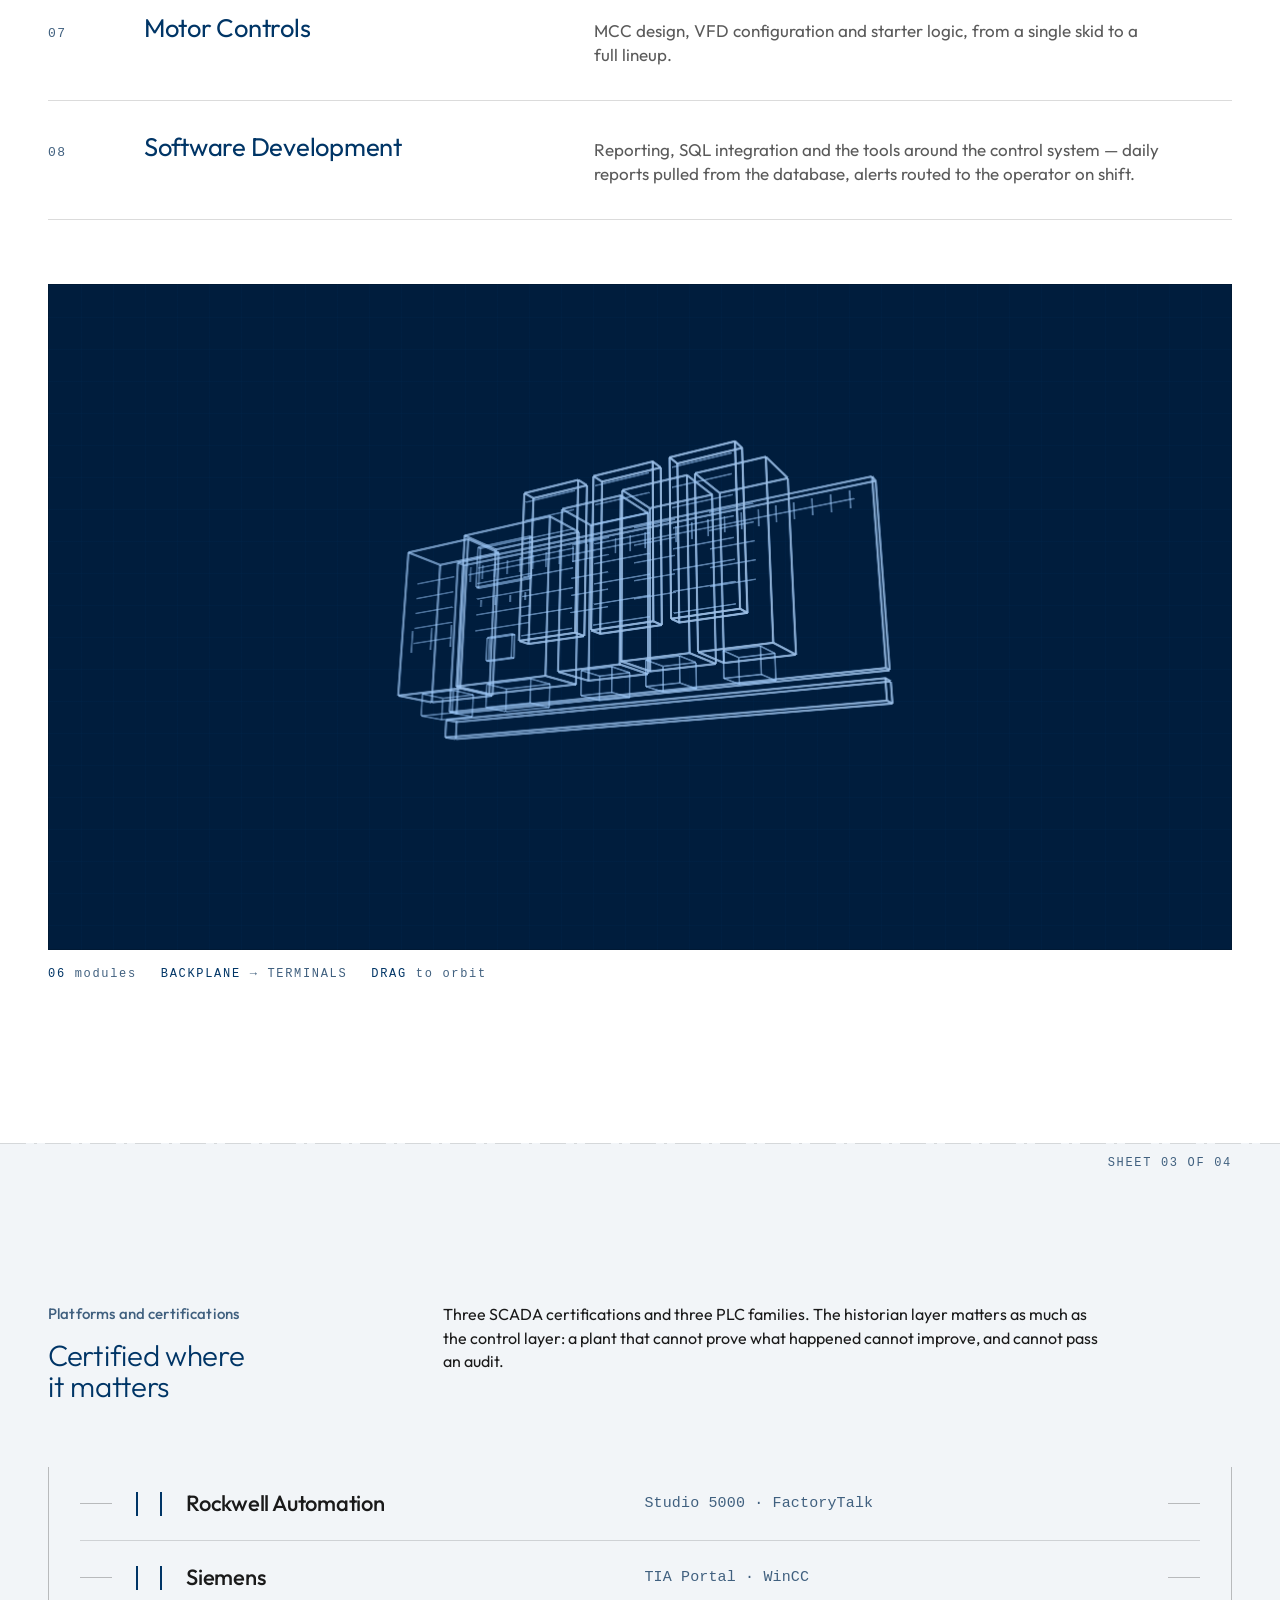
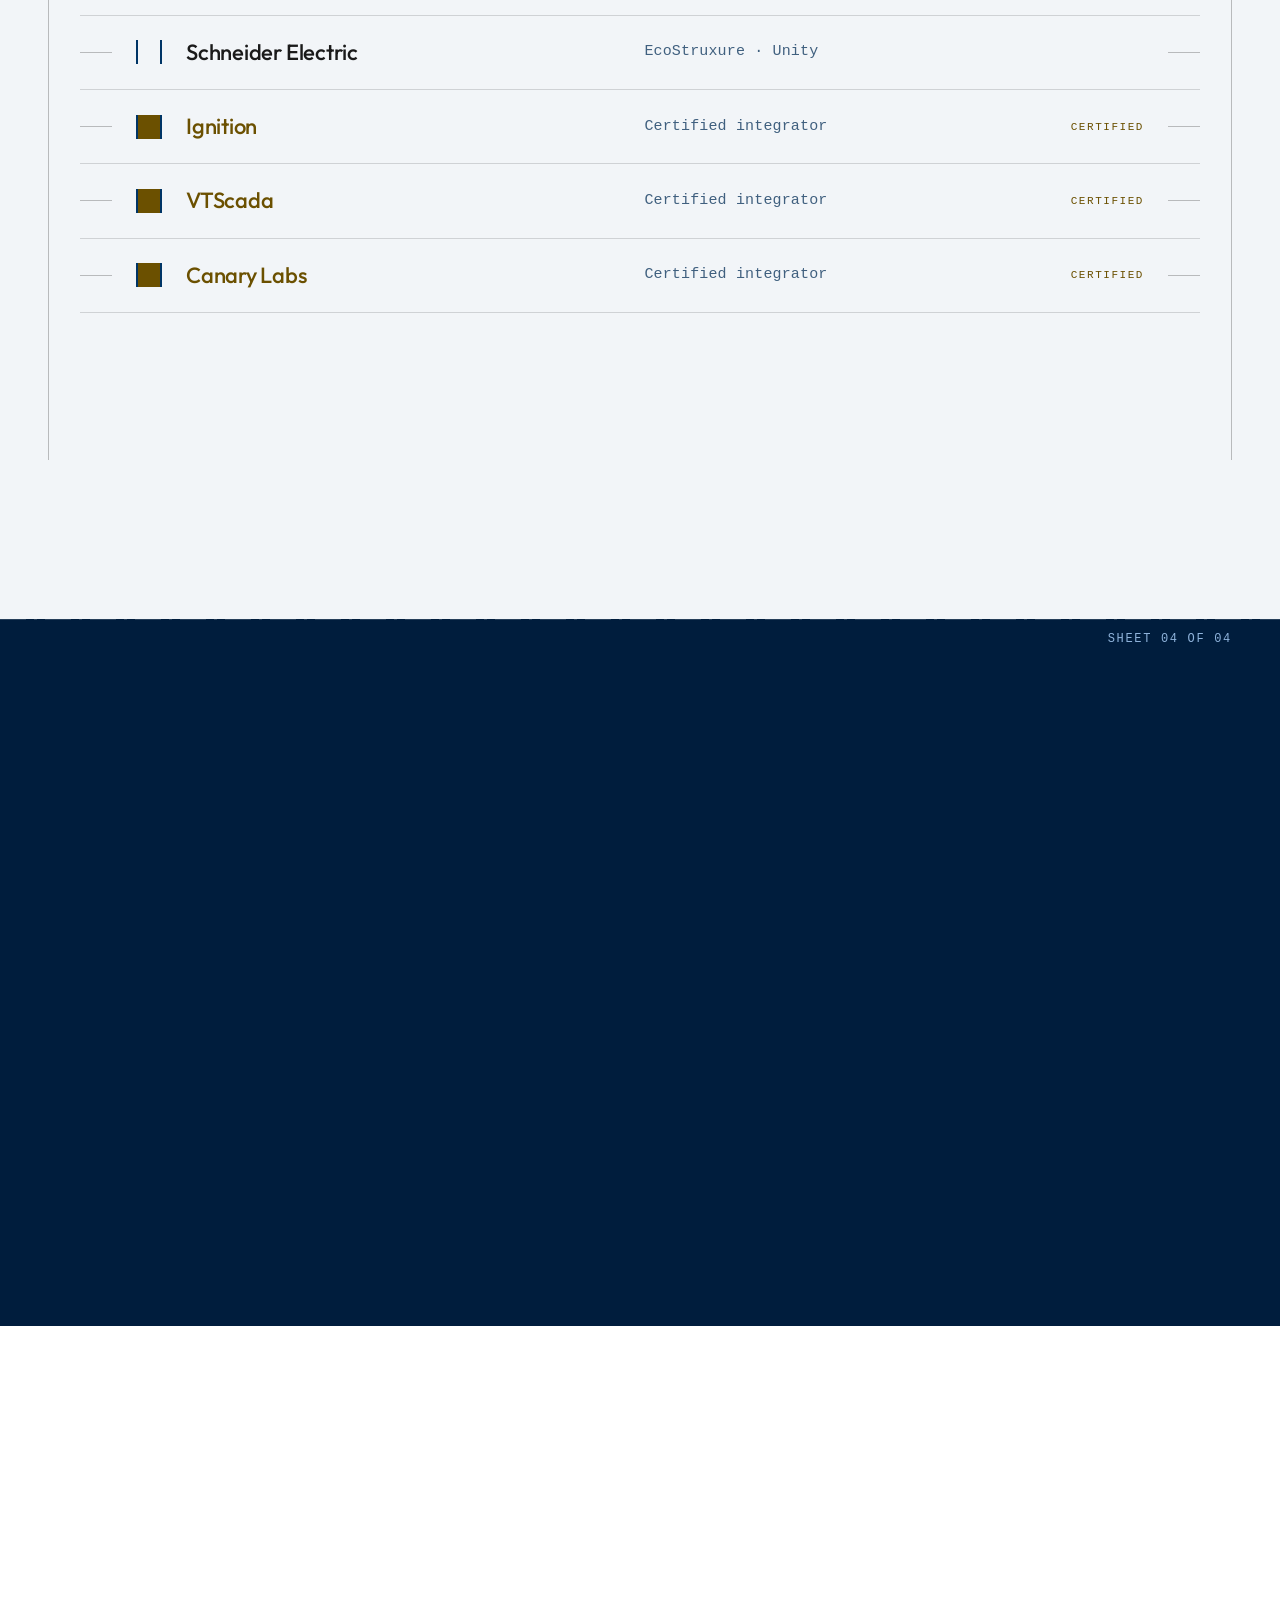
<file: site/capabilities.html>
<!DOCTYPE html>
<html lang="en-US">
<head>
<meta charset="utf-8">
<meta name="viewport" content="width=device-width, initial-scale=1">
<title>Capabilities &mdash; i3 Automations &amp; Controls</title>
<meta name="description" content="Control panels, PLC programming, SCADA, commissioning, instrumentation, industrial networks, motor controls and software development.">
<link rel="canonical" href="https://i3automations.com/capabilities.html">
<meta name="theme-color" content="#003566" media="(prefers-color-scheme: light)">
<meta name="theme-color" content="#000C18" media="(prefers-color-scheme: dark)">

<meta property="og:type" content="website">
<meta property="og:locale" content="en_US">
<meta property="og:site_name" content="i3 Automations &amp; Controls">
<meta property="og:title" content="Capabilities &mdash; i3 Automations &amp; Controls">
<meta property="og:description" content="Control panels, PLC programming, SCADA, commissioning, instrumentation, industrial networks, motor controls and software development.">
<meta property="og:url" content="https://i3automations.com/capabilities.html">
<meta property="og:image" content="https://i3automations.com/img/og/capabilities-1200.jpg">
<meta property="og:image:type" content="image/jpeg">
<meta property="og:image:width" content="1200">
<meta property="og:image:height" content="630">
<meta property="og:image:alt" content="Capabilities &mdash; i3 Automations &amp; Controls">
<meta name="twitter:card" content="summary_large_image">

<link rel="icon" href="favicon.ico" sizes="16x16 32x32 48x48">
<link rel="icon" href="brand/favicon.svg" type="image/svg+xml">
<link rel="apple-touch-icon" href="brand/apple-touch-icon.png">
<link rel="manifest" href="site.webmanifest">
<link rel="preload" href="fonts/outfit-latin.woff2" as="font" type="font/woff2" crossorigin>
<link rel="stylesheet" href="css/reset.css">
<link rel="stylesheet" href="css/tokens.css">
<link rel="stylesheet" href="css/style.css">

<script>
(function () {
try {
var t = localStorage.getItem("i3-tema");
if (t === "claro" || t === "escuro") {
document.documentElement.setAttribute("data-tema", t);
}
} catch (e) {   }
})();
</script>
</head>
<body>

<a class="pular-conteudo" href="#conteudo">Skip to content</a>

<header class="nav nav--solido">
  <div class="nav__interno">
    <a class="nav__marca" href="index.html" aria-label="i3Automations — home">
      <svg class="nav__icone" viewBox="0 0 410 258" aria-hidden="true" focusable="false"><path class="moldura" d="M21 0h368v226H21z"/><rect class="moldura" x="0" y="232" width="410" height="26"/><path class="tela" d="M41 20h328v186H41z"/><rect class="glifo" x="158" y="81" width="16" height="19"/><rect class="glifo" x="158" y="118" width="16" height="65"/><path class="glifo" d="M191 112c4-14 17-24 33-24 18 0 32 12 32 28 0 10-5 18-13 22 9 4 15 13 15 24 0 18-15 31-35 31-17 0-30-9-34-24l17-6c3 9 9 14 18 14 10 0 17-6 17-15 0-9-7-15-18-15h-9v-17h8c10 0 16-5 16-13 0-8-6-13-15-13-8 0-13 4-16 12z"/></svg>
      <span class="nav__nome">i3Automations<span>Automations &amp; Controls</span></span>
    </a>

    <ul class="nav__links" role="list"><li><a href="index.html">Home</a></li><li><a href="who-we-are.html">Who We Are</a></li><li><a href="capabilities.html" aria-current="page">Capabilities</a></li><li><a href="past-performance.html">Past Performance</a></li><li><a href="services.html">Services</a></li><li><a href="gallery.html">Gallery</a></li><li><a href="contact.html">Contact</a></li></ul>

    <div class="nav__acoes">
      <button class="tema" type="button" data-tema-alternar aria-pressed="false"
              aria-label="Switch theme">
        <svg class="tema__sol" viewBox="0 0 24 24" aria-hidden="true"><circle cx="12" cy="12" r="4.6"/><path d="M12 2v2.6M12 19.4V22M2 12h2.6M19.4 12H22M4.9 4.9l1.9 1.9M17.2 17.2l1.9 1.9M19.1 4.9l-1.9 1.9M6.8 17.2l-1.9 1.9"/></svg>
        <svg class="tema__lua" viewBox="0 0 24 24" aria-hidden="true"><path d="M20.5 14.6A8.6 8.6 0 0 1 9.4 3.5a8.6 8.6 0 1 0 11.1 11.1z"/></svg>
      </button>
      <a class="nav__cta" href="contact.html">Contact Us</a>
      <button class="nav__hamburguer" type="button" aria-expanded="false"
              aria-controls="menu-mobile" aria-label="Open menu"><span></span></button>
    </div>
  </div>

  <nav class="nav__painel" id="menu-mobile" aria-label="Main menu">
    <a href="index.html">Home</a><a href="who-we-are.html">Who We Are</a><a href="capabilities.html" aria-current="page">Capabilities</a><a href="past-performance.html">Past Performance</a><a href="services.html">Services</a><a href="gallery.html">Gallery</a><a href="contact.html">Contact</a>
    <a class="botao botao--principal" href="contact.html">Contact Us</a>
  </nav>
</header>
<main id="conteudo">

<section class="cabecalho cabecalho--foto">
  <picture><source type="image/avif" srcset="img/faixa/refinaria-1280.avif 1280w, img/faixa/refinaria-1920.avif 1920w, img/faixa/refinaria-2560.avif 2560w" sizes="100vw"><source type="image/webp" srcset="img/faixa/refinaria-1280.webp 1280w, img/faixa/refinaria-1920.webp 1920w, img/faixa/refinaria-2560.webp 2560w" sizes="100vw"><img class="cabecalho__foto" src="img/faixa/refinaria-2560.jpg" alt="Refinery process units at dusk" decoding="async" fetchpriority="high" ></picture>
  <div class="container">
    <p class="eyebrow">Capabilities</p>
    <h1>Eight disciplines, <br>one contractor</h1>
    <p class="cabecalho__lead">Panel, code, network and commissioning under one roof &mdash; so nobody owns the gaps between them but us.</p>
    <p class="trilha"><a href="index.html">Home</a><span>/</span>Capabilities</p>
  </div>
</section>
<section class="secao junta reveal reveal--limpo" data-folha="02 OF 04">
  <div class="container">
    <div class="bloco reveal">
      <div class="bloco__esq">
        <p class="eyebrow">What we deliver</p>
      </div>
      <div class="bloco__dir">
        <p class="lead">Each of these can be bought on its own. Bought together, they stop
        being four vendors pointing at each other.</p>
      </div>
    </div>
    <div class="capacidades" data-domino><div class="capacidade reveal" style="--i:1" data-i="0"><p class="capacidade__num">01</p><h2 class="capacidade__nome">Control Panels</h2><p class="capacidade__txt">UL-compliant enclosures built, wired and tested before they ship. You get the panel, the schematics and the bill of materials — not a black box.</p></div><div class="capacidade reveal" style="--i:2" data-i="1"><p class="capacidade__num">02</p><h2 class="capacidade__nome">PLC Programming</h2><p class="capacidade__txt">Rockwell, Siemens and Schneider. We write to your standard when you have one, and we document the one we write when you do not.</p></div><div class="capacidade reveal" style="--i:3" data-i="2"><p class="capacidade__num">03</p><h2 class="capacidade__nome">SCADA Programming</h2><p class="capacidade__txt">Ignition, VTScada and Canary. Screens an operator can read at 3 a.m., alarms that mean something, and history that survives an audit.</p></div><div class="capacidade reveal" style="--i:4" data-i="3"><p class="capacidade__num">04</p><h2 class="capacidade__nome">Commissioning</h2><p class="capacidade__txt">Loop checks, I/O verification, startup and operator training. The plant runs before we leave, and the as-built drawings match what is on the wall.</p></div><div class="capacidade reveal" style="--i:5" data-i="4"><p class="capacidade__num">05</p><h2 class="capacidade__nome">Instrumentation</h2><p class="capacidade__txt">Specification, installation and calibration. Good control strategy usually beats a more expensive transmitter, and we will tell you which one you need.</p></div><div class="capacidade reveal" style="--i:6" data-i="5"><p class="capacidade__num">06</p><h2 class="capacidade__nome">Industrial Networks</h2><p class="capacidade__txt">EtherNet/IP, Modbus, PROFINET and OPC UA. The layer where control meets IT, segmented so a plant floor problem stays on the plant floor.</p></div><div class="capacidade reveal" style="--i:7" data-i="6"><p class="capacidade__num">07</p><h2 class="capacidade__nome">Motor Controls</h2><p class="capacidade__txt">MCC design, VFD configuration and starter logic, from a single skid to a full lineup.</p></div><div class="capacidade reveal" style="--i:8" data-i="7"><p class="capacidade__num">08</p><h2 class="capacidade__nome">Software Development</h2><p class="capacidade__txt">Reporting, SQL integration and the tools around the control system — daily reports pulled from the database, alerts routed to the operator on shift.</p></div></div><div class="peca clp" data-clp><canvas class="peca__tela"></canvas><p class="peca__reserva">PLC RACK &mdash; EXPLODED AXONOMETRIC</p></div><p class="peca__cota"><span><strong>06</strong> modules</span><span><strong>BACKPLANE</strong> &rarr; TERMINALS</span><span><strong>DRAG</strong> to orbit</span></p>
  </div>
</section>

<section class="secao secao--offwhite junta reveal reveal--limpo" data-folha="03 OF 04">
  <div class="container">
    <div class="bloco reveal">
      <div class="bloco__esq">
        <p class="eyebrow">Platforms and certifications</p>
        <h2>Certified where <br>it matters</h2>
      </div>
      <div class="bloco__dir">
        <p class="corpo">Three SCADA certifications and three PLC families. The historian
        layer matters as much as the control layer: a plant that cannot prove what happened
        cannot improve, and cannot pass an audit.</p>
      </div>
    </div>
    <div class="escada"><div class="escada__degrau reveal" style="--i:0"><span class="escada__fio" aria-hidden="true"></span><span class="escada__contato" aria-hidden="true"></span><p class="escada__nome">Rockwell Automation</p><p class="escada__papel">Studio 5000 · FactoryTalk</p><span class="escada__fio escada__fio--fim" aria-hidden="true"></span></div><div class="escada__degrau reveal" style="--i:1"><span class="escada__fio" aria-hidden="true"></span><span class="escada__contato" aria-hidden="true"></span><p class="escada__nome">Siemens</p><p class="escada__papel">TIA Portal · WinCC</p><span class="escada__fio escada__fio--fim" aria-hidden="true"></span></div><div class="escada__degrau reveal" style="--i:2"><span class="escada__fio" aria-hidden="true"></span><span class="escada__contato" aria-hidden="true"></span><p class="escada__nome">Schneider Electric</p><p class="escada__papel">EcoStruxure · Unity</p><span class="escada__fio escada__fio--fim" aria-hidden="true"></span></div><div class="escada__degrau escada__degrau--certificada reveal" style="--i:3"><span class="escada__fio" aria-hidden="true"></span><span class="escada__contato" aria-hidden="true"></span><p class="escada__nome">Ignition</p><p class="escada__papel">Certified integrator<span class="escada__selo">CERTIFIED</span></p><span class="escada__fio escada__fio--fim" aria-hidden="true"></span></div><div class="escada__degrau escada__degrau--certificada reveal" style="--i:4"><span class="escada__fio" aria-hidden="true"></span><span class="escada__contato" aria-hidden="true"></span><p class="escada__nome">VTScada</p><p class="escada__papel">Certified integrator<span class="escada__selo">CERTIFIED</span></p><span class="escada__fio escada__fio--fim" aria-hidden="true"></span></div><div class="escada__degrau escada__degrau--certificada reveal" style="--i:5"><span class="escada__fio" aria-hidden="true"></span><span class="escada__contato" aria-hidden="true"></span><p class="escada__nome">Canary Labs</p><p class="escada__papel">Certified integrator<span class="escada__selo">CERTIFIED</span></p><span class="escada__fio escada__fio--fim" aria-hidden="true"></span></div><div class="escada__degrau reveal" style="--i:6"><span class="escada__fio" aria-hidden="true"></span><span class="escada__contato" aria-hidden="true"></span><p class="escada__nome">AVEVA PI System</p><p class="escada__papel">150,000+ historized tags</p><span class="escada__fio escada__fio--fim" aria-hidden="true"></span></div><div class="escada__degrau reveal" style="--i:7"><span class="escada__fio" aria-hidden="true"></span><span class="escada__contato" aria-hidden="true"></span><p class="escada__nome">SQL Server</p><p class="escada__papel">Reporting and historian integration</p><span class="escada__fio escada__fio--fim" aria-hidden="true"></span></div></div>
  </div>
</section>

<section class="secao secao--escura junta reveal reveal--limpo" id="contact" data-folha="04 OF 04">
  <div class="container">
    <div class="bloco reveal">
      <div class="bloco__esq">
        <p class="eyebrow">Talk to an engineer</p>
        <h2>Tell us what the <br>process has to do</h2>
      </div>
      <div class="bloco__dir">
        <p class="corpo">Send the scope, the P&amp;ID, or just the problem. You will get an
        engineer on the reply, not a form letter — and if the answer is that you do not
        need us, we will say that too.</p>
        <a class="cta" href="contact.html"><span class="cta__chip" aria-hidden="true"><svg viewBox="0 0 16 16" fill="none" stroke="currentColor" stroke-width="1.6"><path d="M2 8h11M9 4l4 4-4 4"/></svg></span>Contact us</a>
      </div>
    </div>

    <div class="contato reveal">
      <div class="contato__bloco">
        <p class="contato__rotulo">Sales &amp; Services</p>
        <p class="contato__valor"><a href="tel:+14078200299">+1 (407) 820-0299</a></p>
        <p class="contato__nota">Also on WhatsApp</p>
      </div>
      <div class="contato__bloco">
        <p class="contato__rotulo">Support</p>
        <p class="contato__valor"><a href="tel:+19416661880">+1 (941) 666-1880</a></p>
        <p class="contato__nota">Existing systems and annual contracts</p>
      </div>
      <div class="contato__bloco">
        <p class="contato__rotulo">E-mail</p>
        <p class="contato__valor"><a href="mailto:acastro@i3automations.com">acastro@i3automations.com</a></p>
        <p class="contato__nota">Scope, drawings and RFQs</p>
      </div>
      <div class="contato__bloco">
        <p class="contato__rotulo">Where we are</p>
        <p class="contato__valor">Lakewood Ranch, FL</p>
        <p class="contato__nota">Oil &amp; Gas operation in Houston, TX</p>
      </div>
    </div>
  </div>
</section>

<div data-fim-conteudo aria-hidden="true"></div>
</main>

<footer class="rodape">
  <div class="container">
    <p class="rodape__headline reveal reveal--limpo" style="--n:6"><span style="--i:0">Industrial</span> <span style="--i:1">control</span> <span style="--i:2">systems,</span> <span style="--i:3">integrated</span> <span style="--i:4">and</span> <span style="--i:5">commissioned.</span></p>

    <div class="rodape__colunas">
      <div class="reveal" style="--i:1">
        <p class="rodape__titulo">Navigation</p>
        <ul class="rodape__lista" role="list"><li><a href="index.html">Home</a></li><li><a href="who-we-are.html">Who We Are</a></li><li><a href="capabilities.html">Capabilities</a></li><li><a href="past-performance.html">Past Performance</a></li><li><a href="services.html">Services</a></li><li><a href="gallery.html">Gallery</a></li><li><a href="contact.html">Contact</a></li></ul>
      </div>
      <div class="reveal" style="--i:2">
        <p class="rodape__titulo">Contact</p>
        <ul class="rodape__lista" role="list">
          <li><a href="tel:+14078200299">Sales &amp; Services <span class="nowrap">+1 (407) 820-0299</span></a></li>
          <li><a href="tel:+19416661880">Support <span class="nowrap">+1 (941) 666-1880</span></a></li>
          <li><a href="mailto:acastro@i3automations.com">acastro@i3automations.com</a></li>
          <li><a href="https://wa.me/14078200299" target="_blank" rel="noopener">WhatsApp</a></li>
        </ul>
      </div>
      <div class="reveal" style="--i:3">
        <p class="rodape__titulo">Vendor profile</p>
        <ul class="rodape__lista" role="list">
          <li>UEI <span class="mono">XUZ4WKEZLS67</span></li>
          <li>CAGE <span class="mono">9ZJM6</span></li>
          <li>NAICS <span class="mono">541511</span></li>
          <li>Lakewood Ranch, Florida</li>
        </ul>
      </div>
      <div class="reveal" style="--i:4">
        <p class="rodape__titulo">Social</p>
        <ul class="rodape__lista" role="list"><li><a href="https://www.linkedin.com/company/i3automations/" target="_blank" rel="noopener">LinkedIn</a></li><li><a href="https://www.facebook.com/i3automations" target="_blank" rel="noopener">Facebook</a></li><li><a href="https://www.youtube.com/@i3automations" target="_blank" rel="noopener">YouTube</a></li><li><a href="https://www.instagram.com/i3automations.plc" target="_blank" rel="noopener">Instagram</a></li></ul>
      </div>
    </div>

    <div class="rodape__base reveal" style="--i:5">
      <span class="rodape__marca"><svg class="rodape__icone" viewBox="0 0 410 258" aria-hidden="true" focusable="false"><path class="moldura" d="M21 0h368v226H21z"/><rect class="moldura" x="0" y="232" width="410" height="26"/><path class="tela" d="M41 20h328v186H41z"/><rect class="glifo" x="158" y="81" width="16" height="19"/><rect class="glifo" x="158" y="118" width="16" height="65"/><path class="glifo" d="M191 112c4-14 17-24 33-24 18 0 32 12 32 28 0 10-5 18-13 22 9 4 15 13 15 24 0 18-15 31-35 31-17 0-30-9-34-24l17-6c3 9 9 14 18 14 10 0 17-6 17-15 0-9-7-15-18-15h-9v-17h8c10 0 16-5 16-13 0-8-6-13-15-13-8 0-13 4-16 12z"/></svg> i3 Automations &amp; Controls</span>
      <span>&copy; <span data-ano>2026</span>. All rights reserved.</span>
      <span class="rodape__legais">
        <a href="privacy-policy.html">Privacy Policy</a>
        <a href="terms-and-conditions.html">Terms and Conditions</a>
      </span>
    </div>
  </div>
</footer>
<aside class="aviso" id="aviso-armazenamento" role="region"
       aria-label="Storage notice" hidden>
  <div class="aviso__interno">
    <p class="aviso__texto">
      <b class="aviso__rotulo">Storage</b>
      This site sets no cookies, runs no analytics and loads no third-party
      scripts. The only thing kept in your browser is your light or dark theme
      choice, and it never leaves your device.
    </p>
    <div class="aviso__acoes">
      <a class="aviso__link" href="privacy-policy.html">Privacy policy</a>
      <button class="aviso__botao" type="button" data-aviso-ok>Got it</button>
    </div>
  </div>
</aside>
<script src="js/main.js" defer></script>
<script src="js/gl.js" defer></script>
<script src="js/clp.js" defer></script>

<script type="application/ld+json">
{
"@context": "https://schema.org",
"@type": "ProfessionalService",
"name": "i3 Automations & Controls",
"alternateName": "i3Automations",
"url": "https://i3automations.com/",
"logo": "https://i3automations.com/brand/logo-icone.svg",
"image": "https://i3automations.com/img/og/og-1200.jpg",
"email": "acastro@i3automations.com",
"telephone": "+1-407-820-0299",
"foundingDate": "2000",
"address": {
"@type": "PostalAddress",
"addressLocality": "Lakewood Ranch",
"addressRegion": "FL",
"addressCountry": "US"
},
"areaServed": "US",
"description": "Industrial automation integration: control panels, PLC and SCADA programming, commissioning and instrumentation. Federal contractor since 2000.",
"knowsAbout": [
"PLC programming", "SCADA", "HMI", "Control panels", "Commissioning",
"Instrumentation", "Motor control centers", "Rockwell Automation", "Siemens",
"Schneider Electric", "Ignition", "VTScada", "Canary Labs", "AVEVA PI System"
],
"sameAs": ["https://www.linkedin.com/company/i3automations/", "https://www.facebook.com/i3automations", "https://www.youtube.com/@i3automations", "https://www.instagram.com/i3automations.plc"]
}
</script>
<script type="application/ld+json">
{"@context":"https://schema.org","@type":"BreadcrumbList","itemListElement":[
{"@type":"ListItem","position":1,"name":"Home","item":"https://i3automations.com/"},
{"@type":"ListItem","position":2,"name":"Capabilities","item":"https://i3automations.com/capabilities.html"}]}
</script>
</body>
</html>
</file>
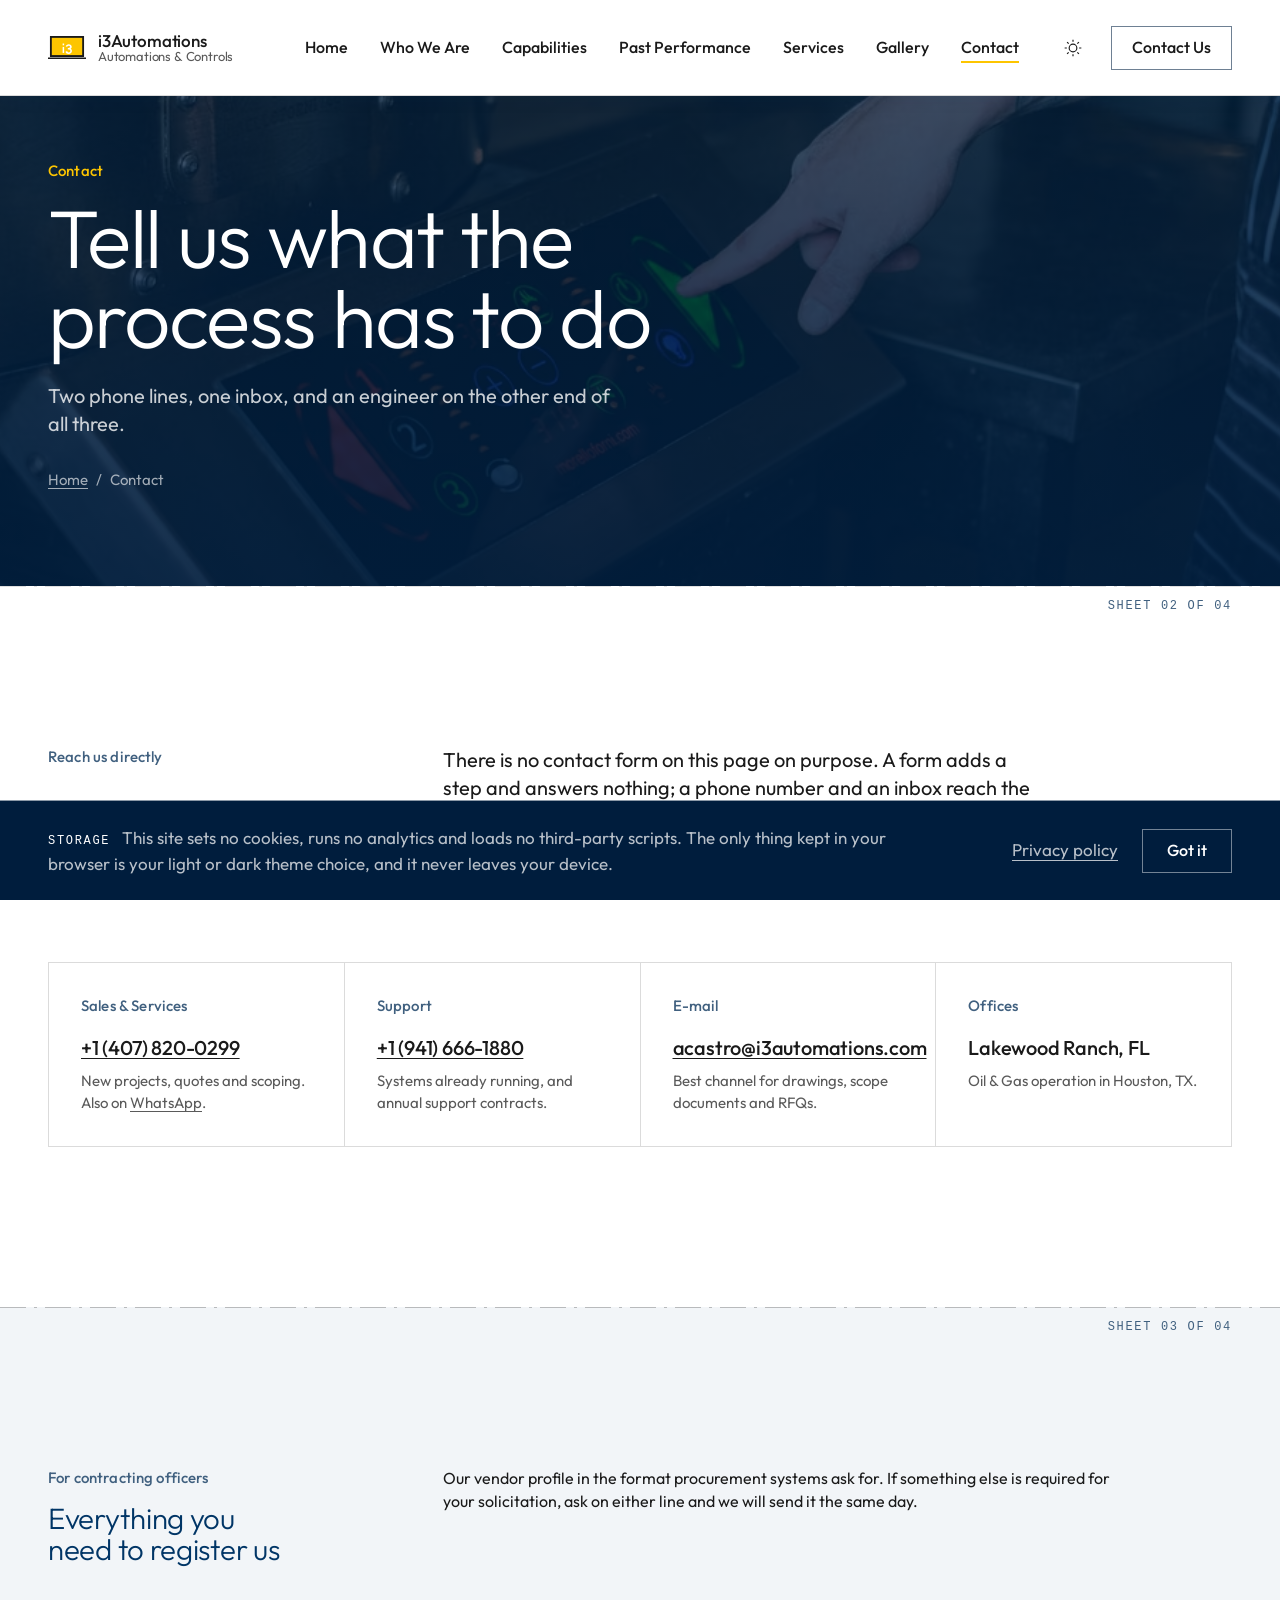
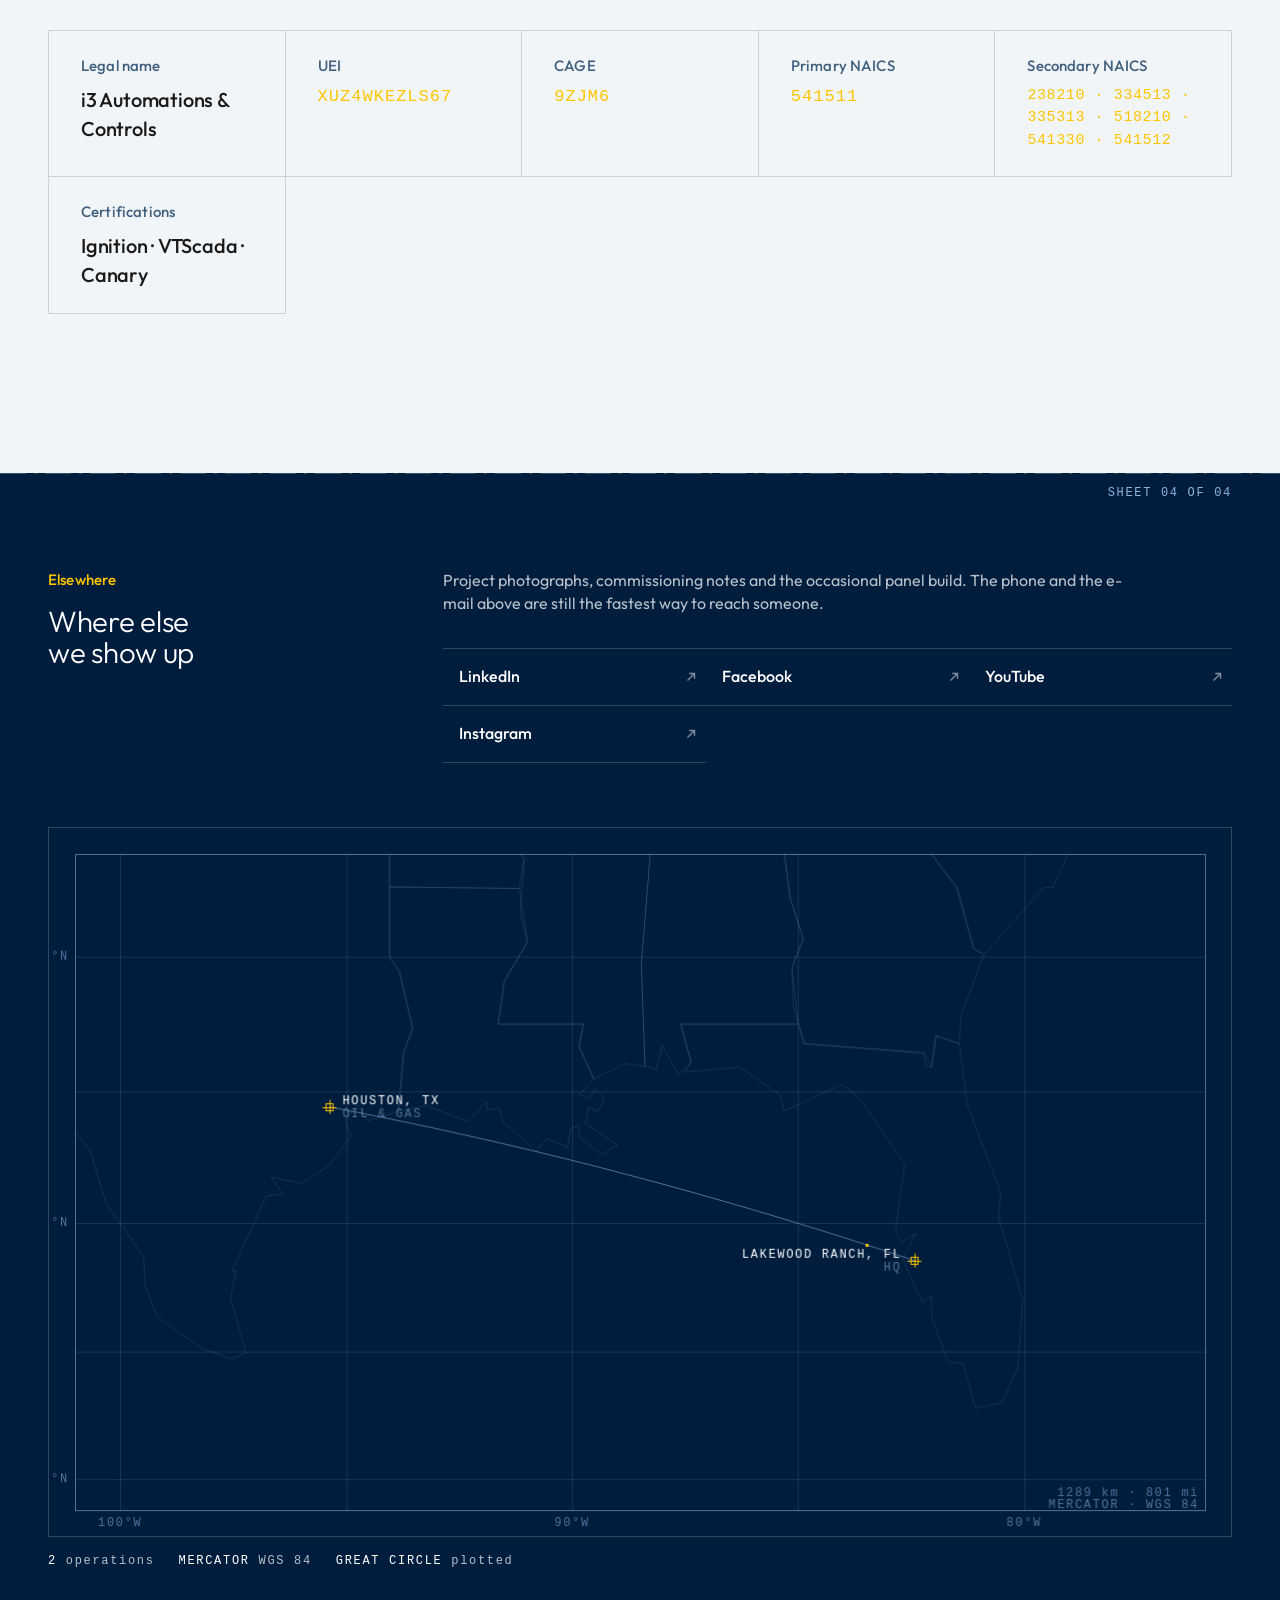
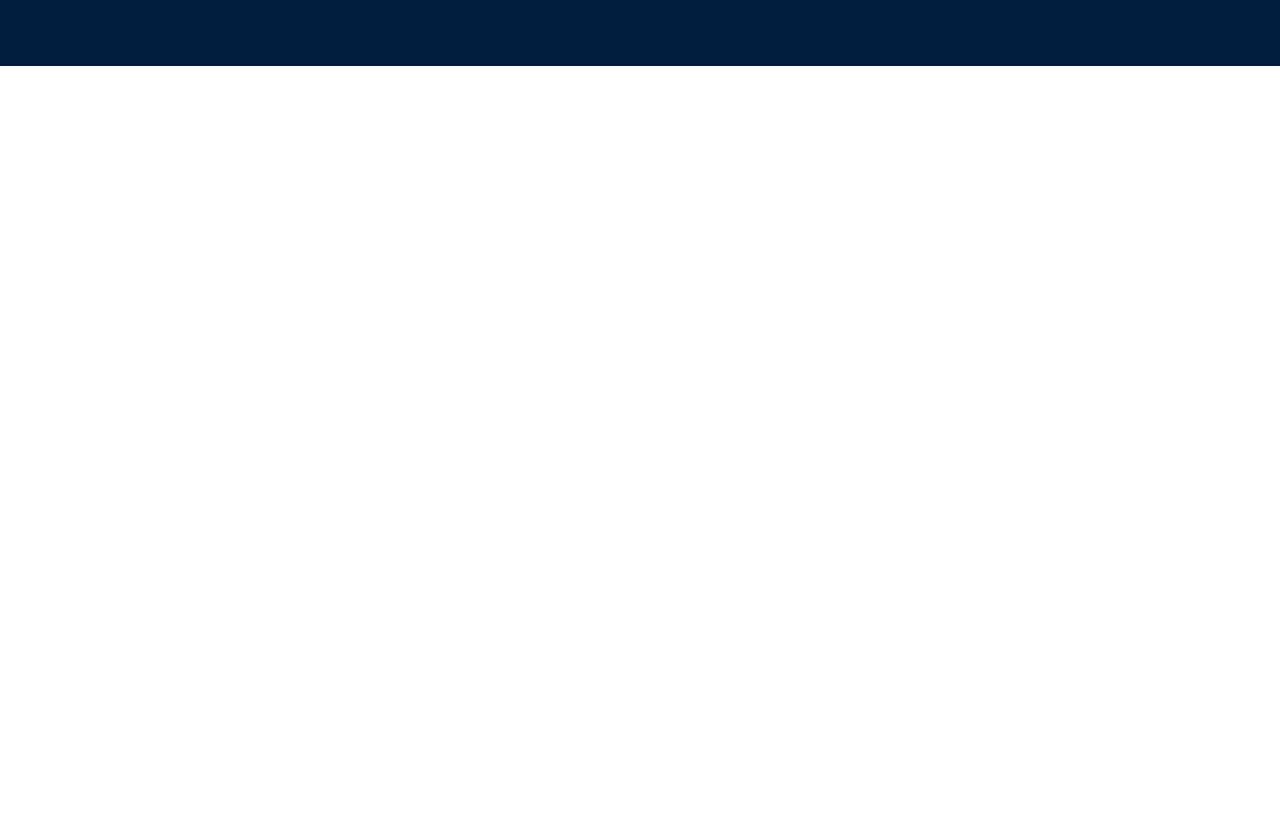
<file: site/contact.html>
<!DOCTYPE html>
<html lang="en-US">
<head>
<meta charset="utf-8">
<meta name="viewport" content="width=device-width, initial-scale=1">
<title>Contact &mdash; i3 Automations &amp; Controls</title>
<meta name="description" content="Sales and Services +1 (407) 820-0299, Support +1 (941) 666-1880, acastro@i3automations.com. Lakewood Ranch, Florida and Houston, Texas.">
<link rel="canonical" href="https://i3automations.com/contact.html">
<meta name="theme-color" content="#003566" media="(prefers-color-scheme: light)">
<meta name="theme-color" content="#000C18" media="(prefers-color-scheme: dark)">

<meta property="og:type" content="website">
<meta property="og:locale" content="en_US">
<meta property="og:site_name" content="i3 Automations &amp; Controls">
<meta property="og:title" content="Contact &mdash; i3 Automations &amp; Controls">
<meta property="og:description" content="Sales and Services +1 (407) 820-0299, Support +1 (941) 666-1880, acastro@i3automations.com. Lakewood Ranch, Florida and Houston, Texas.">
<meta property="og:url" content="https://i3automations.com/contact.html">
<meta property="og:image" content="https://i3automations.com/img/og/contact-1200.jpg">
<meta property="og:image:type" content="image/jpeg">
<meta property="og:image:width" content="1200">
<meta property="og:image:height" content="630">
<meta property="og:image:alt" content="Contact &mdash; i3 Automations &amp; Controls">
<meta name="twitter:card" content="summary_large_image">

<link rel="icon" href="favicon.ico" sizes="16x16 32x32 48x48">
<link rel="icon" href="brand/favicon.svg" type="image/svg+xml">
<link rel="apple-touch-icon" href="brand/apple-touch-icon.png">
<link rel="manifest" href="site.webmanifest">
<link rel="preload" href="fonts/outfit-latin.woff2" as="font" type="font/woff2" crossorigin>
<link rel="stylesheet" href="css/reset.css">
<link rel="stylesheet" href="css/tokens.css">
<link rel="stylesheet" href="css/style.css">

<script>
(function () {
try {
var t = localStorage.getItem("i3-tema");
if (t === "claro" || t === "escuro") {
document.documentElement.setAttribute("data-tema", t);
}
} catch (e) {   }
})();
</script>
</head>
<body>

<a class="pular-conteudo" href="#conteudo">Skip to content</a>

<header class="nav nav--solido">
  <div class="nav__interno">
    <a class="nav__marca" href="index.html" aria-label="i3Automations — home">
      <svg class="nav__icone" viewBox="0 0 410 258" aria-hidden="true" focusable="false"><path class="moldura" d="M21 0h368v226H21z"/><rect class="moldura" x="0" y="232" width="410" height="26"/><path class="tela" d="M41 20h328v186H41z"/><rect class="glifo" x="158" y="81" width="16" height="19"/><rect class="glifo" x="158" y="118" width="16" height="65"/><path class="glifo" d="M191 112c4-14 17-24 33-24 18 0 32 12 32 28 0 10-5 18-13 22 9 4 15 13 15 24 0 18-15 31-35 31-17 0-30-9-34-24l17-6c3 9 9 14 18 14 10 0 17-6 17-15 0-9-7-15-18-15h-9v-17h8c10 0 16-5 16-13 0-8-6-13-15-13-8 0-13 4-16 12z"/></svg>
      <span class="nav__nome">i3Automations<span>Automations &amp; Controls</span></span>
    </a>

    <ul class="nav__links" role="list"><li><a href="index.html">Home</a></li><li><a href="who-we-are.html">Who We Are</a></li><li><a href="capabilities.html">Capabilities</a></li><li><a href="past-performance.html">Past Performance</a></li><li><a href="services.html">Services</a></li><li><a href="gallery.html">Gallery</a></li><li><a href="contact.html" aria-current="page">Contact</a></li></ul>

    <div class="nav__acoes">
      <button class="tema" type="button" data-tema-alternar aria-pressed="false"
              aria-label="Switch theme">
        <svg class="tema__sol" viewBox="0 0 24 24" aria-hidden="true"><circle cx="12" cy="12" r="4.6"/><path d="M12 2v2.6M12 19.4V22M2 12h2.6M19.4 12H22M4.9 4.9l1.9 1.9M17.2 17.2l1.9 1.9M19.1 4.9l-1.9 1.9M6.8 17.2l-1.9 1.9"/></svg>
        <svg class="tema__lua" viewBox="0 0 24 24" aria-hidden="true"><path d="M20.5 14.6A8.6 8.6 0 0 1 9.4 3.5a8.6 8.6 0 1 0 11.1 11.1z"/></svg>
      </button>
      <a class="nav__cta" href="contact.html">Contact Us</a>
      <button class="nav__hamburguer" type="button" aria-expanded="false"
              aria-controls="menu-mobile" aria-label="Open menu"><span></span></button>
    </div>
  </div>

  <nav class="nav__painel" id="menu-mobile" aria-label="Main menu">
    <a href="index.html">Home</a><a href="who-we-are.html">Who We Are</a><a href="capabilities.html">Capabilities</a><a href="past-performance.html">Past Performance</a><a href="services.html">Services</a><a href="gallery.html">Gallery</a><a href="contact.html" aria-current="page">Contact</a>
    <a class="botao botao--principal" href="contact.html">Contact Us</a>
  </nav>
</header>
<main id="conteudo">

<section class="cabecalho">
  <picture><source type="image/avif" srcset="img/cabecalho/contato-1280.avif 1280w, img/cabecalho/contato-1920.avif 1920w" sizes="100vw"><source type="image/webp" srcset="img/cabecalho/contato-1280.webp 1280w, img/cabecalho/contato-1920.webp 1920w" sizes="100vw"><img class="cabecalho__foto" src="img/cabecalho/contato-1920.jpg" alt="Hand pressing an illuminated membrane keypad on a machine control panel" decoding="async" fetchpriority="high" ></picture>
  <div class="container">
    <p class="eyebrow">Contact</p>
    <h1>Tell us what the <br>process has to do</h1>
    <p class="cabecalho__lead">Two phone lines, one inbox, and an engineer on the other end of all three.</p>
    <p class="trilha"><a href="index.html">Home</a><span>/</span>Contact</p>
  </div>
</section>
<section class="secao junta reveal reveal--limpo" data-folha="02 OF 04">
  <div class="container">
    <div class="bloco reveal">
      <div class="bloco__esq">
        <p class="eyebrow">Reach us directly</p>
      </div>
      <div class="bloco__dir">
        <p class="lead">There is no contact form on this page on purpose. A form adds a
        step and answers nothing; a phone number and an inbox reach the same people
        faster.</p>
        <p class="corpo" style="margin-top: var(--s-4)">Send the scope, the P&amp;ID, or
        just the problem. If the answer is that you do not need us, we will say that
        too.</p>
      </div>
    </div>

    <div class="contato reveal">
      <div class="contato__bloco">
        <p class="contato__rotulo">Sales &amp; Services</p>
        <p class="contato__valor"><a href="tel:+14078200299">+1 (407) 820-0299</a></p>
        <p class="contato__nota">New projects, quotes and scoping. Also on
        <a class="link" href="https://wa.me/14078200299" target="_blank" rel="noopener">WhatsApp</a>.</p>
      </div>
      <div class="contato__bloco">
        <p class="contato__rotulo">Support</p>
        <p class="contato__valor"><a href="tel:+19416661880">+1 (941) 666-1880</a></p>
        <p class="contato__nota">Systems already running, and annual support
        contracts.</p>
      </div>
      <div class="contato__bloco">
        <p class="contato__rotulo">E-mail</p>
        <p class="contato__valor"><a href="mailto:acastro@i3automations.com">acastro@i3automations.com</a></p>
        <p class="contato__nota">Best channel for drawings, scope documents and RFQs.</p>
      </div>
      <div class="contato__bloco">
        <p class="contato__rotulo">Offices</p>
        <p class="contato__valor">Lakewood Ranch, FL</p>
        <p class="contato__nota">Oil &amp; Gas operation in Houston, TX.</p>
      </div>
    </div>
  </div>
</section>

<section class="secao secao--offwhite junta reveal reveal--limpo" data-folha="03 OF 04">
  <div class="container">
    <div class="bloco reveal">
      <div class="bloco__esq">
        <p class="eyebrow">For contracting officers</p>
        <h2>Everything you <br>need to register us</h2>
      </div>
      <div class="bloco__dir">
        <p class="corpo">Our vendor profile in the format procurement systems ask for. If
        something else is required for your solicitation, ask on either line and we will
        send it the same day.</p>
      </div>
    </div>

    <div class="credencial reveal">
      <div class="credencial__item"><p class="credencial__rotulo">Legal name</p>
      <p class="contato__valor" style="margin-top: var(--s-2)">i3 Automations &amp;
      Controls</p></div>
      <div class="credencial__item"><p class="credencial__rotulo">UEI</p>
      <p class="credencial__valor">XUZ4WKEZLS67</p></div>
      <div class="credencial__item"><p class="credencial__rotulo">CAGE</p>
      <p class="credencial__valor">9ZJM6</p></div>
      <div class="credencial__item"><p class="credencial__rotulo">Primary NAICS</p>
      <p class="credencial__valor">541511</p></div>
      <div class="credencial__item"><p class="credencial__rotulo">Secondary NAICS</p>
      <p class="credencial__valor credencial__valor--multi">238210 &middot; 334513 &middot;
      335313 &middot; 518210 &middot; 541330 &middot; 541512</p></div>
      <div class="credencial__item"><p class="credencial__rotulo">Certifications</p>
      <p class="contato__valor" style="margin-top: var(--s-2)">Ignition &middot; VTScada
      &middot; Canary</p></div>
    </div>
  </div>
</section>


<section class="secao secao--escura secao--compacta junta reveal reveal--limpo" data-folha="04 OF 04">
  <div class="container">
    <div class="bloco reveal">
      <div class="bloco__esq">
        <p class="eyebrow">Elsewhere</p>
        <h2>Where else <br>we show up</h2>
      </div>
      <div class="bloco__dir">
        <p class="corpo">Project photographs, commissioning notes and the occasional
        panel build. The phone and the e-mail above are still the fastest way to reach
        someone.</p>
        <ul class="canais" role="list"><li><a href="https://www.linkedin.com/company/i3automations/" target="_blank" rel="noopener">LinkedIn</a></li><li><a href="https://www.facebook.com/i3automations" target="_blank" rel="noopener">Facebook</a></li><li><a href="https://www.youtube.com/@i3automations" target="_blank" rel="noopener">YouTube</a></li><li><a href="https://www.instagram.com/i3automations.plc" target="_blank" rel="noopener">Instagram</a></li></ul>
      </div>
    </div>
    <div class="peca carta" data-carta><canvas class="peca__tela"></canvas><p class="peca__reserva">LAKEWOOD RANCH, FL &mdash; HOUSTON, TX</p></div><p class="peca__cota"><span><strong>2</strong> operations</span><span><strong>MERCATOR</strong> WGS 84</span><span><strong>GREAT CIRCLE</strong> plotted</span></p>
  </div>
</section>


<div data-fim-conteudo aria-hidden="true"></div>
</main>

<footer class="rodape">
  <div class="container">
    <p class="rodape__headline reveal reveal--limpo" style="--n:6"><span style="--i:0">Industrial</span> <span style="--i:1">control</span> <span style="--i:2">systems,</span> <span style="--i:3">integrated</span> <span style="--i:4">and</span> <span style="--i:5">commissioned.</span></p>

    <div class="rodape__colunas">
      <div class="reveal" style="--i:1">
        <p class="rodape__titulo">Navigation</p>
        <ul class="rodape__lista" role="list"><li><a href="index.html">Home</a></li><li><a href="who-we-are.html">Who We Are</a></li><li><a href="capabilities.html">Capabilities</a></li><li><a href="past-performance.html">Past Performance</a></li><li><a href="services.html">Services</a></li><li><a href="gallery.html">Gallery</a></li><li><a href="contact.html">Contact</a></li></ul>
      </div>
      <div class="reveal" style="--i:2">
        <p class="rodape__titulo">Contact</p>
        <ul class="rodape__lista" role="list">
          <li><a href="tel:+14078200299">Sales &amp; Services <span class="nowrap">+1 (407) 820-0299</span></a></li>
          <li><a href="tel:+19416661880">Support <span class="nowrap">+1 (941) 666-1880</span></a></li>
          <li><a href="mailto:acastro@i3automations.com">acastro@i3automations.com</a></li>
          <li><a href="https://wa.me/14078200299" target="_blank" rel="noopener">WhatsApp</a></li>
        </ul>
      </div>
      <div class="reveal" style="--i:3">
        <p class="rodape__titulo">Vendor profile</p>
        <ul class="rodape__lista" role="list">
          <li>UEI <span class="mono">XUZ4WKEZLS67</span></li>
          <li>CAGE <span class="mono">9ZJM6</span></li>
          <li>NAICS <span class="mono">541511</span></li>
          <li>Lakewood Ranch, Florida</li>
        </ul>
      </div>
      <div class="reveal" style="--i:4">
        <p class="rodape__titulo">Social</p>
        <ul class="rodape__lista" role="list"><li><a href="https://www.linkedin.com/company/i3automations/" target="_blank" rel="noopener">LinkedIn</a></li><li><a href="https://www.facebook.com/i3automations" target="_blank" rel="noopener">Facebook</a></li><li><a href="https://www.youtube.com/@i3automations" target="_blank" rel="noopener">YouTube</a></li><li><a href="https://www.instagram.com/i3automations.plc" target="_blank" rel="noopener">Instagram</a></li></ul>
      </div>
    </div>

    <div class="rodape__base reveal" style="--i:5">
      <span class="rodape__marca"><svg class="rodape__icone" viewBox="0 0 410 258" aria-hidden="true" focusable="false"><path class="moldura" d="M21 0h368v226H21z"/><rect class="moldura" x="0" y="232" width="410" height="26"/><path class="tela" d="M41 20h328v186H41z"/><rect class="glifo" x="158" y="81" width="16" height="19"/><rect class="glifo" x="158" y="118" width="16" height="65"/><path class="glifo" d="M191 112c4-14 17-24 33-24 18 0 32 12 32 28 0 10-5 18-13 22 9 4 15 13 15 24 0 18-15 31-35 31-17 0-30-9-34-24l17-6c3 9 9 14 18 14 10 0 17-6 17-15 0-9-7-15-18-15h-9v-17h8c10 0 16-5 16-13 0-8-6-13-15-13-8 0-13 4-16 12z"/></svg> i3 Automations &amp; Controls</span>
      <span>&copy; <span data-ano>2026</span>. All rights reserved.</span>
      <span class="rodape__legais">
        <a href="privacy-policy.html">Privacy Policy</a>
        <a href="terms-and-conditions.html">Terms and Conditions</a>
      </span>
    </div>
  </div>
</footer>
<aside class="aviso" id="aviso-armazenamento" role="region"
       aria-label="Storage notice" hidden>
  <div class="aviso__interno">
    <p class="aviso__texto">
      <b class="aviso__rotulo">Storage</b>
      This site sets no cookies, runs no analytics and loads no third-party
      scripts. The only thing kept in your browser is your light or dark theme
      choice, and it never leaves your device.
    </p>
    <div class="aviso__acoes">
      <a class="aviso__link" href="privacy-policy.html">Privacy policy</a>
      <button class="aviso__botao" type="button" data-aviso-ok>Got it</button>
    </div>
  </div>
</aside>
<script src="js/main.js" defer></script>
<script src="js/tela.js" defer></script>
<script src="js/carta.js" defer></script>

<script type="application/ld+json">
{
"@context": "https://schema.org",
"@type": "ProfessionalService",
"name": "i3 Automations & Controls",
"alternateName": "i3Automations",
"url": "https://i3automations.com/",
"logo": "https://i3automations.com/brand/logo-icone.svg",
"image": "https://i3automations.com/img/og/og-1200.jpg",
"email": "acastro@i3automations.com",
"telephone": "+1-407-820-0299",
"foundingDate": "2000",
"address": {
"@type": "PostalAddress",
"addressLocality": "Lakewood Ranch",
"addressRegion": "FL",
"addressCountry": "US"
},
"areaServed": "US",
"description": "Industrial automation integration: control panels, PLC and SCADA programming, commissioning and instrumentation. Federal contractor since 2000.",
"knowsAbout": [
"PLC programming", "SCADA", "HMI", "Control panels", "Commissioning",
"Instrumentation", "Motor control centers", "Rockwell Automation", "Siemens",
"Schneider Electric", "Ignition", "VTScada", "Canary Labs", "AVEVA PI System"
],
"sameAs": ["https://www.linkedin.com/company/i3automations/", "https://www.facebook.com/i3automations", "https://www.youtube.com/@i3automations", "https://www.instagram.com/i3automations.plc"]
}
</script>
<script type="application/ld+json">
{"@context":"https://schema.org","@type":"BreadcrumbList","itemListElement":[
{"@type":"ListItem","position":1,"name":"Home","item":"https://i3automations.com/"},
{"@type":"ListItem","position":2,"name":"Contact","item":"https://i3automations.com/contact.html"}]}
</script>
</body>
</html>
</file>
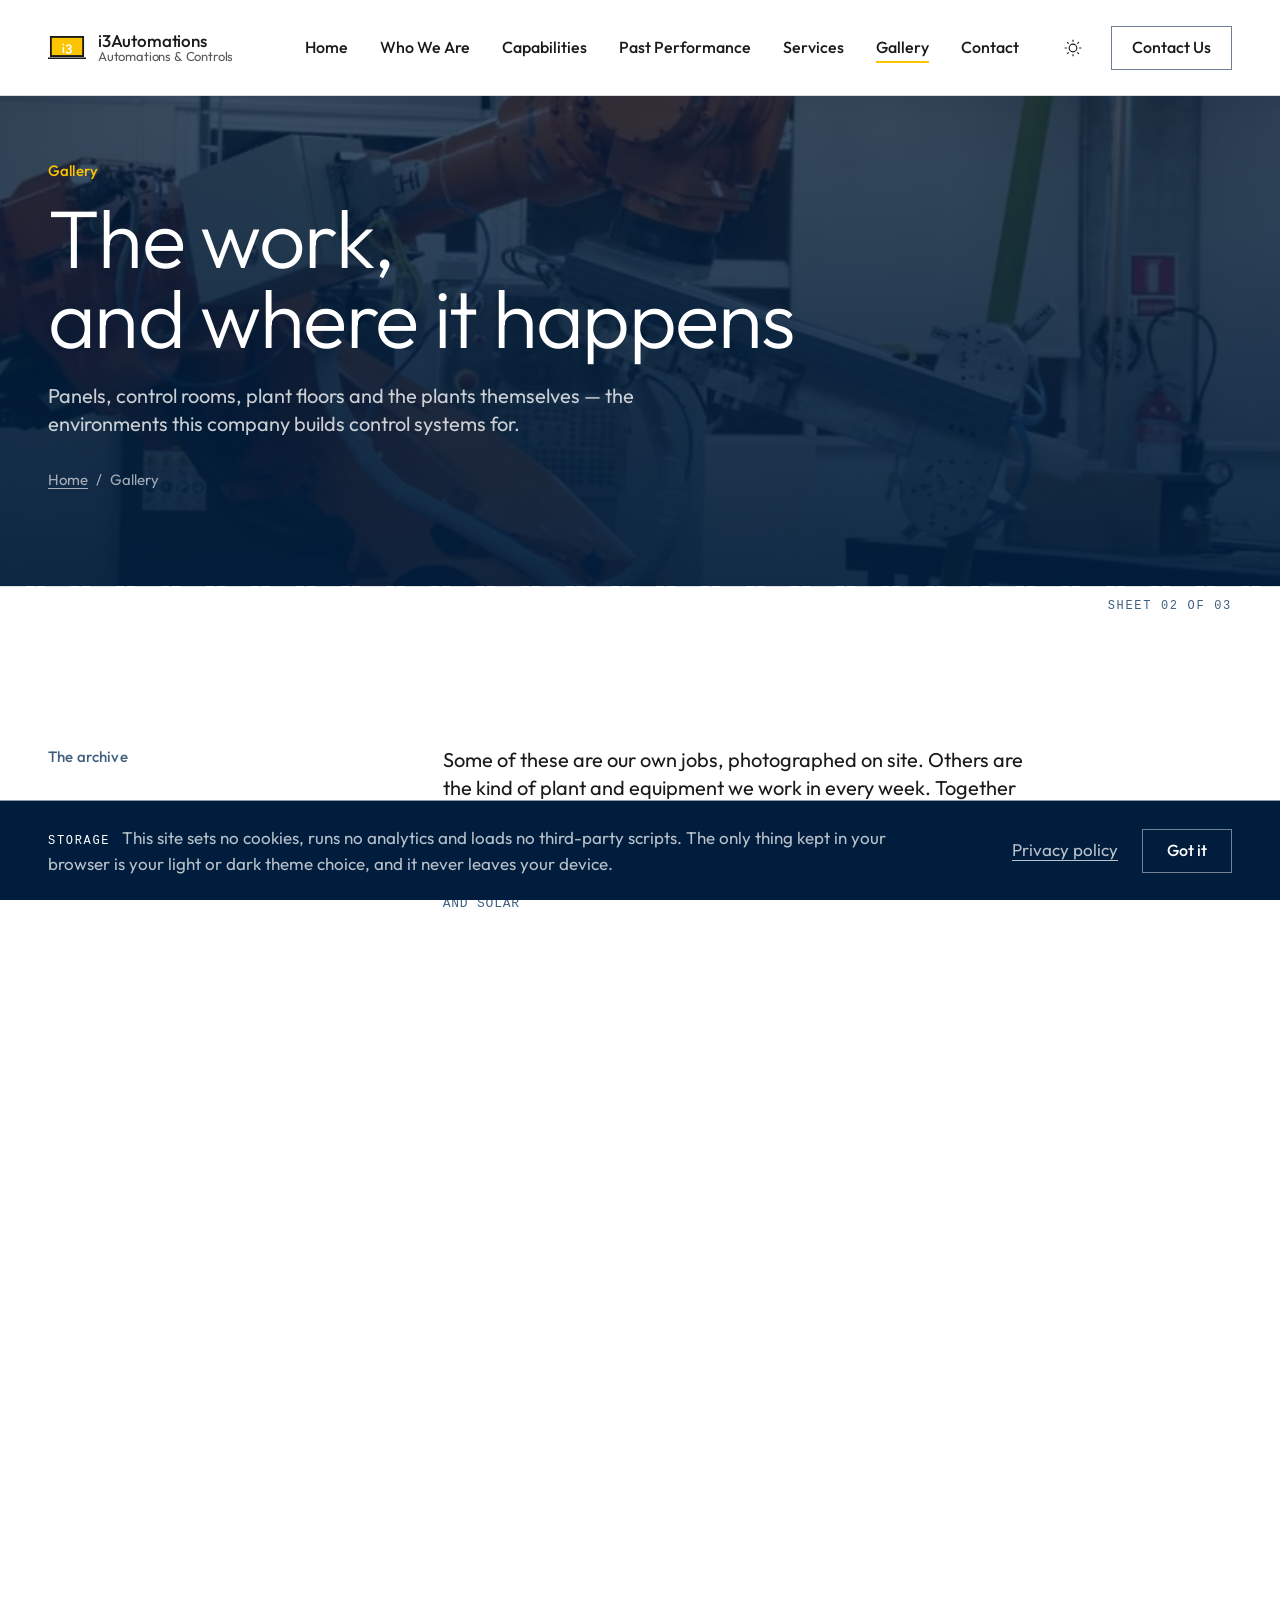
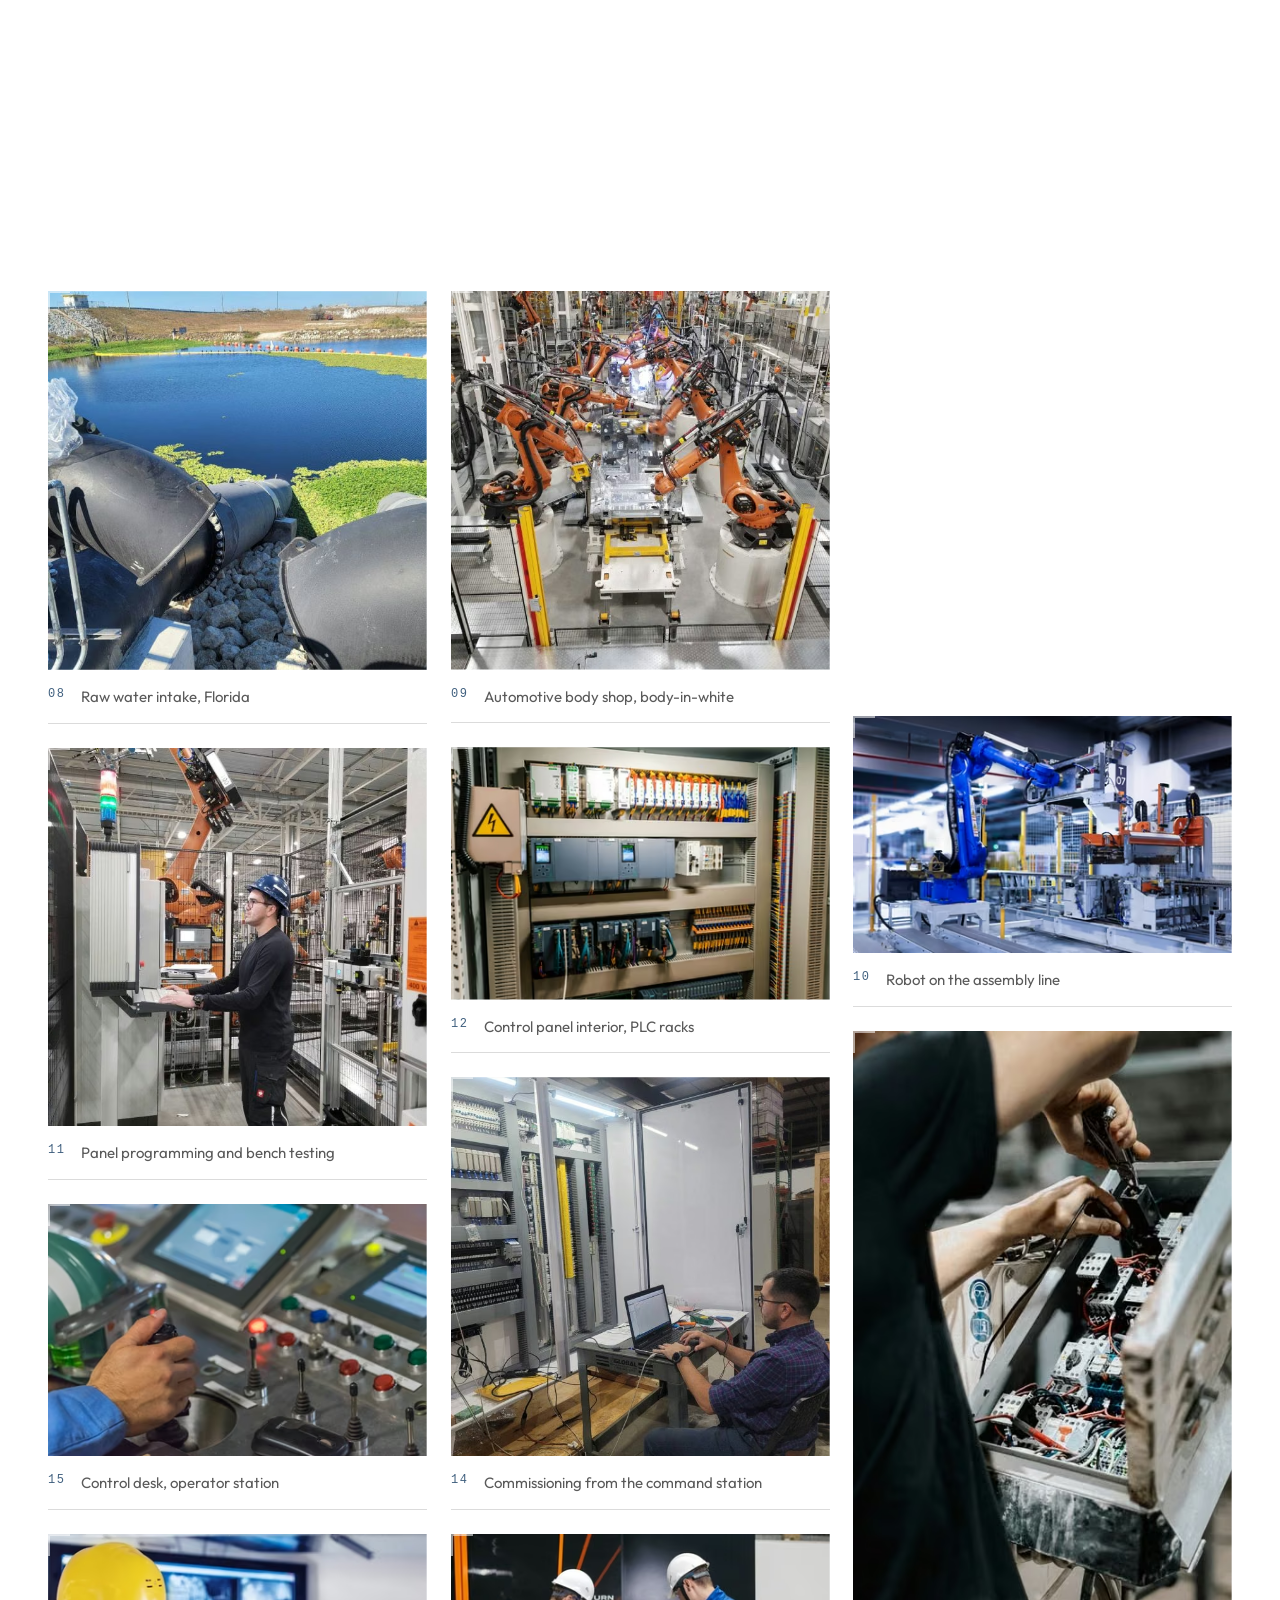
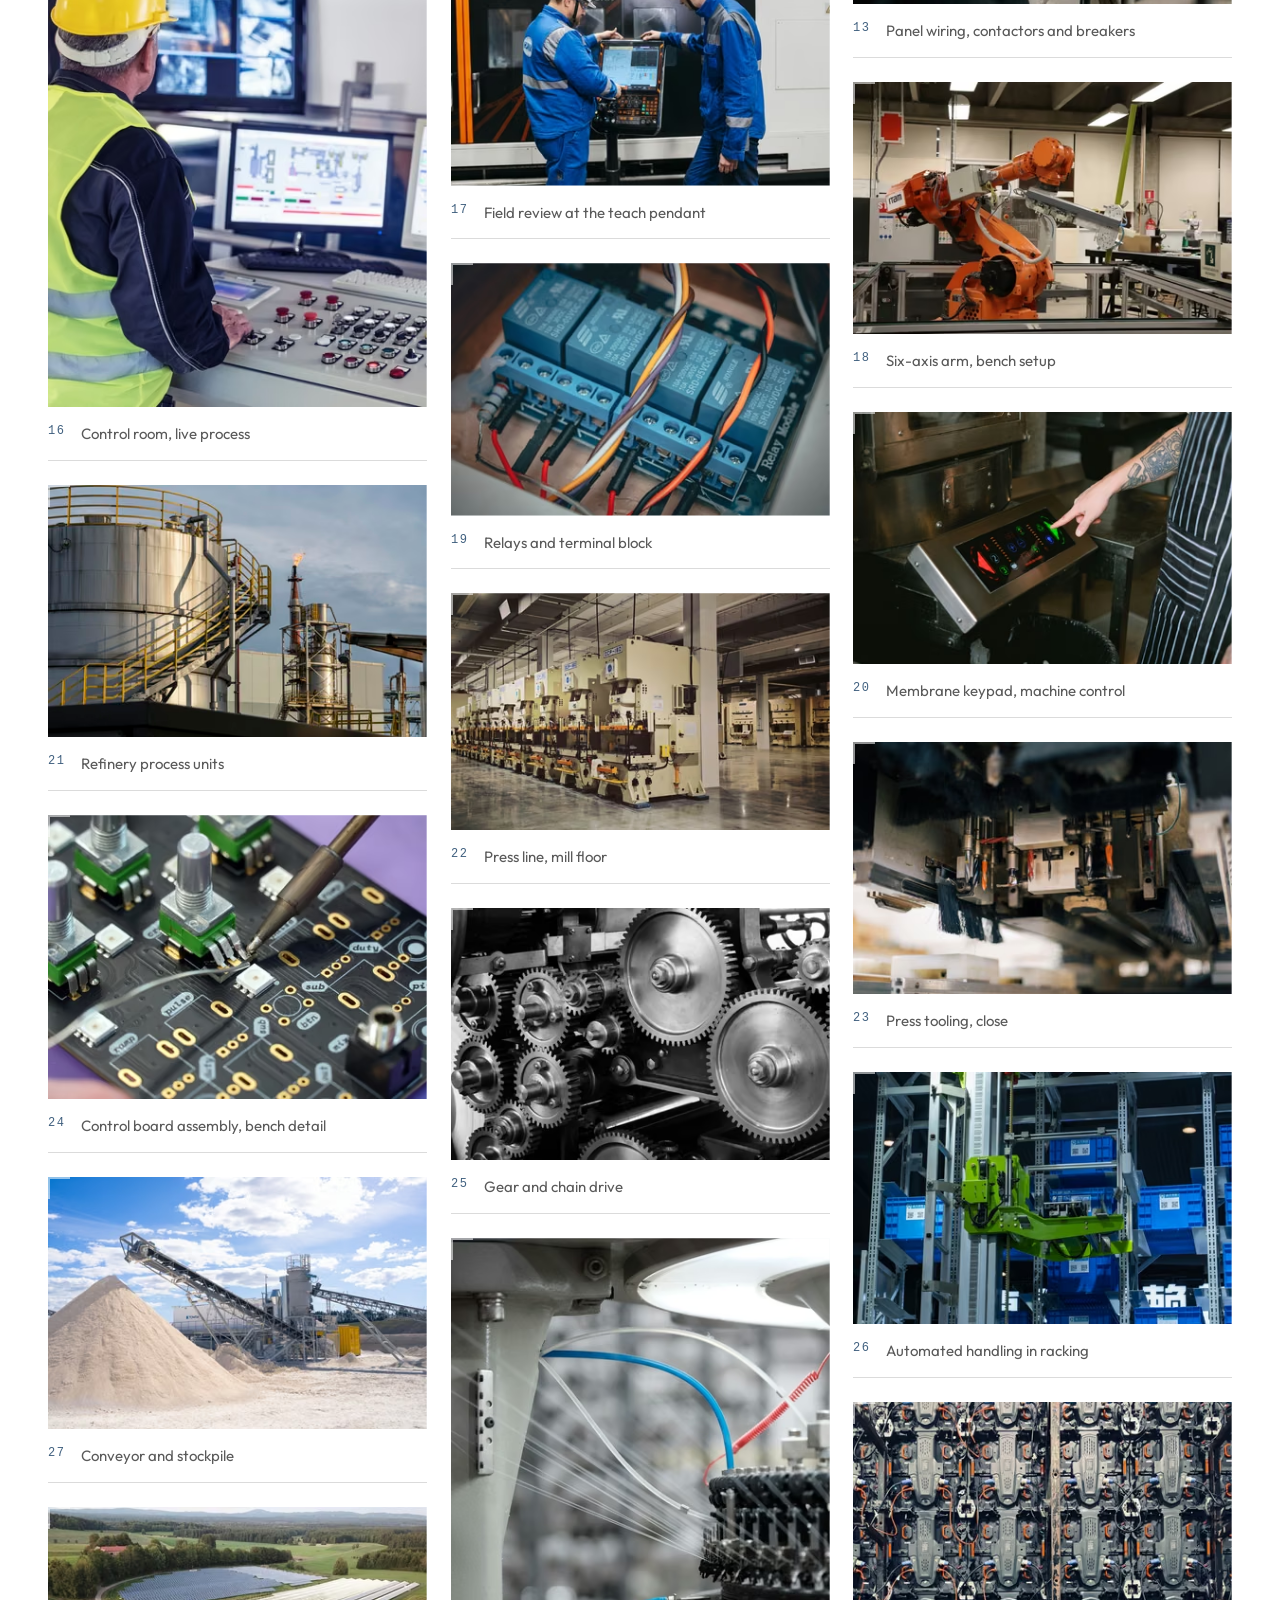
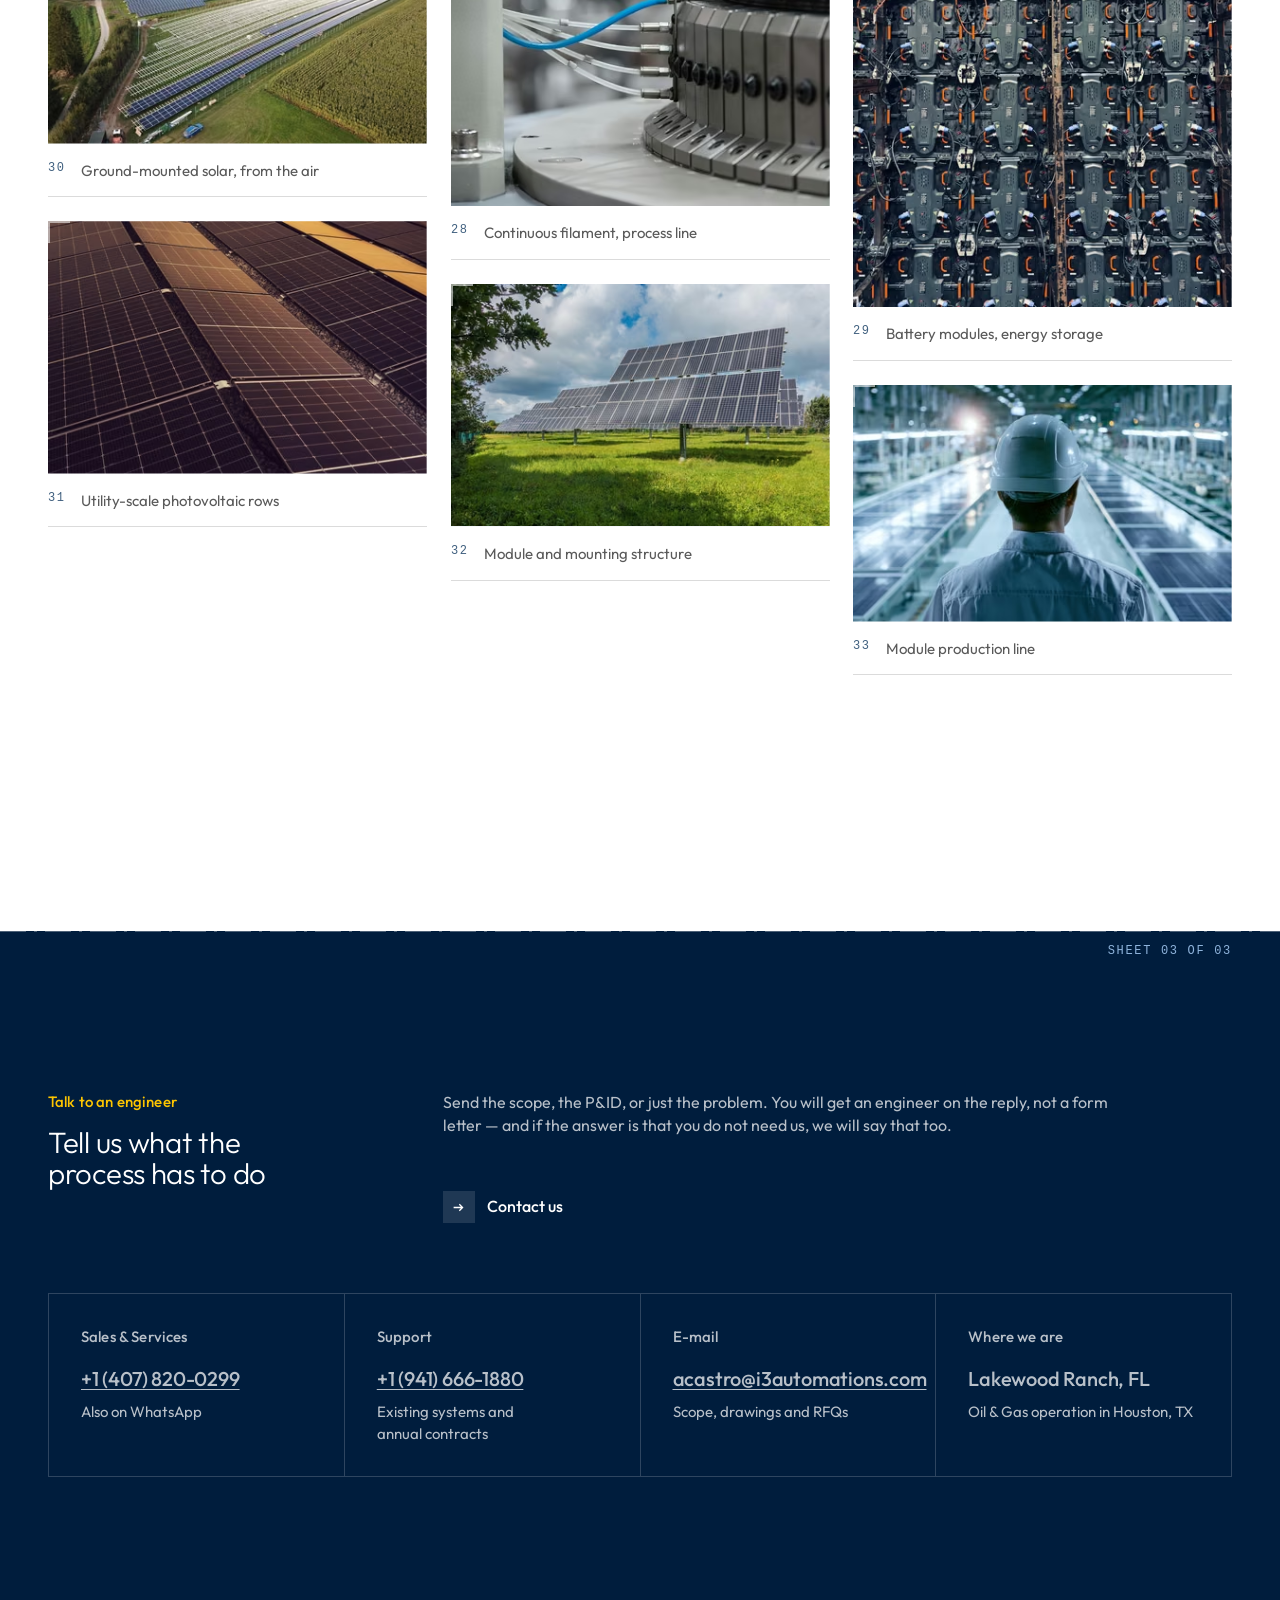
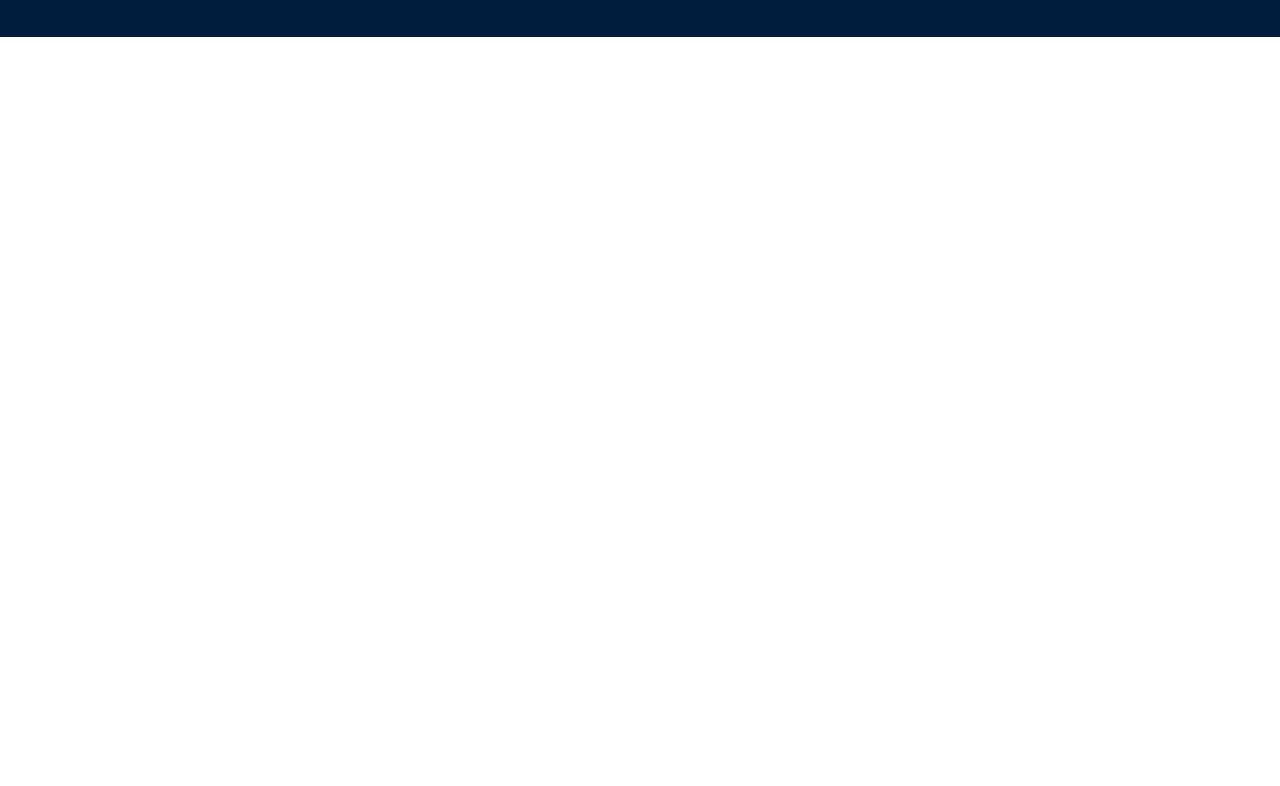
<file: site/gallery.html>
<!DOCTYPE html>
<html lang="en-US">
<head>
<meta charset="utf-8">
<meta name="viewport" content="width=device-width, initial-scale=1">
<title>Gallery &mdash; i3 Automations &amp; Controls</title>
<meta name="description" content="Photographs from i3Automations projects and the industrial environments we work in: control panels, commissioning, control rooms, water plants and solar.">
<link rel="canonical" href="https://i3automations.com/gallery.html">
<meta name="theme-color" content="#003566" media="(prefers-color-scheme: light)">
<meta name="theme-color" content="#000C18" media="(prefers-color-scheme: dark)">

<meta property="og:type" content="website">
<meta property="og:locale" content="en_US">
<meta property="og:site_name" content="i3 Automations &amp; Controls">
<meta property="og:title" content="Gallery &mdash; i3 Automations &amp; Controls">
<meta property="og:description" content="Photographs from i3Automations projects and the industrial environments we work in: control panels, commissioning, control rooms, water plants and solar.">
<meta property="og:url" content="https://i3automations.com/gallery.html">
<meta property="og:image" content="https://i3automations.com/img/og/gallery-1200.jpg">
<meta property="og:image:type" content="image/jpeg">
<meta property="og:image:width" content="1200">
<meta property="og:image:height" content="630">
<meta property="og:image:alt" content="Gallery &mdash; i3 Automations &amp; Controls">
<meta name="twitter:card" content="summary_large_image">

<link rel="icon" href="favicon.ico" sizes="16x16 32x32 48x48">
<link rel="icon" href="brand/favicon.svg" type="image/svg+xml">
<link rel="apple-touch-icon" href="brand/apple-touch-icon.png">
<link rel="manifest" href="site.webmanifest">
<link rel="preload" href="fonts/outfit-latin.woff2" as="font" type="font/woff2" crossorigin>
<link rel="stylesheet" href="css/reset.css">
<link rel="stylesheet" href="css/tokens.css">
<link rel="stylesheet" href="css/style.css">

<script>
(function () {
try {
var t = localStorage.getItem("i3-tema");
if (t === "claro" || t === "escuro") {
document.documentElement.setAttribute("data-tema", t);
}
} catch (e) {   }
})();
</script>
</head>
<body>

<a class="pular-conteudo" href="#conteudo">Skip to content</a>

<header class="nav nav--solido">
  <div class="nav__interno">
    <a class="nav__marca" href="index.html" aria-label="i3Automations — home">
      <svg class="nav__icone" viewBox="0 0 410 258" aria-hidden="true" focusable="false"><path class="moldura" d="M21 0h368v226H21z"/><rect class="moldura" x="0" y="232" width="410" height="26"/><path class="tela" d="M41 20h328v186H41z"/><rect class="glifo" x="158" y="81" width="16" height="19"/><rect class="glifo" x="158" y="118" width="16" height="65"/><path class="glifo" d="M191 112c4-14 17-24 33-24 18 0 32 12 32 28 0 10-5 18-13 22 9 4 15 13 15 24 0 18-15 31-35 31-17 0-30-9-34-24l17-6c3 9 9 14 18 14 10 0 17-6 17-15 0-9-7-15-18-15h-9v-17h8c10 0 16-5 16-13 0-8-6-13-15-13-8 0-13 4-16 12z"/></svg>
      <span class="nav__nome">i3Automations<span>Automations &amp; Controls</span></span>
    </a>

    <ul class="nav__links" role="list"><li><a href="index.html">Home</a></li><li><a href="who-we-are.html">Who We Are</a></li><li><a href="capabilities.html">Capabilities</a></li><li><a href="past-performance.html">Past Performance</a></li><li><a href="services.html">Services</a></li><li><a href="gallery.html" aria-current="page">Gallery</a></li><li><a href="contact.html">Contact</a></li></ul>

    <div class="nav__acoes">
      <button class="tema" type="button" data-tema-alternar aria-pressed="false"
              aria-label="Switch theme">
        <svg class="tema__sol" viewBox="0 0 24 24" aria-hidden="true"><circle cx="12" cy="12" r="4.6"/><path d="M12 2v2.6M12 19.4V22M2 12h2.6M19.4 12H22M4.9 4.9l1.9 1.9M17.2 17.2l1.9 1.9M19.1 4.9l-1.9 1.9M6.8 17.2l-1.9 1.9"/></svg>
        <svg class="tema__lua" viewBox="0 0 24 24" aria-hidden="true"><path d="M20.5 14.6A8.6 8.6 0 0 1 9.4 3.5a8.6 8.6 0 1 0 11.1 11.1z"/></svg>
      </button>
      <a class="nav__cta" href="contact.html">Contact Us</a>
      <button class="nav__hamburguer" type="button" aria-expanded="false"
              aria-controls="menu-mobile" aria-label="Open menu"><span></span></button>
    </div>
  </div>

  <nav class="nav__painel" id="menu-mobile" aria-label="Main menu">
    <a href="index.html">Home</a><a href="who-we-are.html">Who We Are</a><a href="capabilities.html">Capabilities</a><a href="past-performance.html">Past Performance</a><a href="services.html">Services</a><a href="gallery.html" aria-current="page">Gallery</a><a href="contact.html">Contact</a>
    <a class="botao botao--principal" href="contact.html">Contact Us</a>
  </nav>
</header>
<main id="conteudo">

<section class="cabecalho">
  <picture><source type="image/avif" srcset="img/cabecalho/galeria-1125.avif 1125w" sizes="100vw"><source type="image/webp" srcset="img/cabecalho/galeria-1125.webp 1125w" sizes="100vw"><img class="cabecalho__foto" src="img/cabecalho/galeria-1125.jpg" alt="Industrial robot arm in a production cell" decoding="async" fetchpriority="high" ></picture>
  <div class="container">
    <p class="eyebrow">Gallery</p>
    <h1>The work, <br>and where it happens</h1>
    <p class="cabecalho__lead">Panels, control rooms, plant floors and the plants themselves &mdash; the environments this company builds control systems for.</p>
    <p class="trilha"><a href="index.html">Home</a><span>/</span>Gallery</p>
  </div>
</section>
<section class="secao junta reveal reveal--limpo" data-folha="02 OF 03">
  <div class="container">
    <div class="bloco reveal">
      <div class="bloco__esq">
        <p class="eyebrow">The archive</p>
      </div>
      <div class="bloco__dir">
        <p class="lead">Some of these are our own jobs, photographed on site. Others are
        the kind of plant and equipment we work in every week. Together they are the
        environment the control systems on this site live in.</p>
        <p class="galeria__conta mono">33 plates &middot; panels, commissioning, control
        rooms, water, automotive and solar</p>
      </div>
    </div>
  </div>
  <div class="galeria__mosaico" data-mosaico data-progresso data-colunas="3"><div class="galeria__coluna" style="--c:0"><figure class="galeria__figura" data-progresso data-ar="1.0000" data-ordem="0" style="--ar:1.0000"><div class="galeria__item"><picture><source type="image/avif" srcset="img/galeria/painel-600.avif 600w" sizes="(max-width: 700px) 92vw, (max-width: 1100px) 46vw, 30vw"><source type="image/webp" srcset="img/galeria/painel-600.webp 600w" sizes="(max-width: 700px) 92vw, (max-width: 1100px) 46vw, 30vw"><img class="" src="img/galeria/painel-600.jpg" alt="Technician working inside a live control panel" loading="lazy" decoding="async" ></picture><span class="galeria__marca" aria-hidden="true"></span></div><figcaption class="galeria__legenda"><span class="galeria__num">01</span><span class="galeria__txt">Panel maintenance in the field</span></figcaption></figure><figure class="galeria__figura" data-progresso data-ar="1.0000" data-ordem="3" style="--ar:1.0000"><div class="galeria__item"><picture><source type="image/avif" srcset="img/galeria/painel-campo-600.avif 600w" sizes="(max-width: 700px) 92vw, (max-width: 1100px) 46vw, 30vw"><source type="image/webp" srcset="img/galeria/painel-campo-600.webp 600w" sizes="(max-width: 700px) 92vw, (max-width: 1100px) 46vw, 30vw"><img class="" src="img/galeria/painel-campo-600.jpg" alt="Field-installed control panel with pilot lights and selector switches, door open" loading="lazy" decoding="async" ></picture><span class="galeria__marca" aria-hidden="true"></span></div><figcaption class="galeria__legenda"><span class="galeria__num">04</span><span class="galeria__txt">Pump station panel, open for commissioning</span></figcaption></figure><figure class="galeria__figura" data-progresso data-ar="1.0000" data-ordem="7" style="--ar:1.0000"><div class="galeria__item"><picture><source type="image/avif" srcset="img/galeria/captacao-600.avif 600w" sizes="(max-width: 700px) 92vw, (max-width: 1100px) 46vw, 30vw"><source type="image/webp" srcset="img/galeria/captacao-600.webp 600w" sizes="(max-width: 700px) 92vw, (max-width: 1100px) 46vw, 30vw"><img class="" src="img/galeria/captacao-600.jpg" alt="Large-diameter pipework at a raw water intake" loading="lazy" decoding="async" ></picture><span class="galeria__marca" aria-hidden="true"></span></div><figcaption class="galeria__legenda"><span class="galeria__num">08</span><span class="galeria__txt">Raw water intake, Florida</span></figcaption></figure><figure class="galeria__figura" data-progresso data-ar="1.0000" data-ordem="10" style="--ar:1.0000"><div class="galeria__item"><picture><source type="image/avif" srcset="img/galeria/bancada-600.avif 600w" sizes="(max-width: 700px) 92vw, (max-width: 1100px) 46vw, 30vw"><source type="image/webp" srcset="img/galeria/bancada-600.webp 600w" sizes="(max-width: 700px) 92vw, (max-width: 1100px) 46vw, 30vw"><img class="" src="img/galeria/bancada-600.jpg" alt="Engineer programming at a control panel workbench" loading="lazy" decoding="async" ></picture><span class="galeria__marca" aria-hidden="true"></span></div><figcaption class="galeria__legenda"><span class="galeria__num">11</span><span class="galeria__txt">Panel programming and bench testing</span></figcaption></figure><figure class="galeria__figura" data-progresso data-ar="1.5009" data-ordem="14" style="--ar:1.5009"><div class="galeria__item"><picture><source type="image/avif" srcset="img/galeria/mesa-comando-400.avif 400w, img/galeria/mesa-comando-800.avif 800w" sizes="(max-width: 700px) 92vw, (max-width: 1100px) 46vw, 30vw"><source type="image/webp" srcset="img/galeria/mesa-comando-400.webp 400w, img/galeria/mesa-comando-800.webp 800w" sizes="(max-width: 700px) 92vw, (max-width: 1100px) 46vw, 30vw"><img class="" src="img/galeria/mesa-comando-800.jpg" alt="Operator hand on a joystick at a control desk with illuminated pushbuttons and HMI screens" loading="lazy" decoding="async" ></picture><span class="galeria__marca" aria-hidden="true"></span></div><figcaption class="galeria__legenda"><span class="galeria__num">15</span><span class="galeria__txt">Control desk, operator station</span></figcaption></figure><figure class="galeria__figura" data-progresso data-ar="0.8000" data-ordem="15" style="--ar:0.8000"><div class="galeria__item"><picture><source type="image/avif" srcset="img/galeria/sala-controle-400.avif 400w, img/galeria/sala-controle-800.avif 800w" sizes="(max-width: 700px) 92vw, (max-width: 1100px) 46vw, 30vw"><source type="image/webp" srcset="img/galeria/sala-controle-400.webp 400w, img/galeria/sala-controle-800.webp 800w" sizes="(max-width: 700px) 92vw, (max-width: 1100px) 46vw, 30vw"><img class="" src="img/galeria/sala-controle-800.jpg" alt="Operator in a high-visibility vest at a control room console with SCADA screens" loading="lazy" decoding="async" ></picture><span class="galeria__marca" aria-hidden="true"></span></div><figcaption class="galeria__legenda"><span class="galeria__num">16</span><span class="galeria__txt">Control room, live process</span></figcaption></figure><figure class="galeria__figura" data-progresso data-ar="1.5009" data-ordem="20" style="--ar:1.5009"><div class="galeria__item"><picture><source type="image/avif" srcset="img/galeria/refinaria-400.avif 400w, img/galeria/refinaria-800.avif 800w" sizes="(max-width: 700px) 92vw, (max-width: 1100px) 46vw, 30vw"><source type="image/webp" srcset="img/galeria/refinaria-400.webp 400w, img/galeria/refinaria-800.webp 800w" sizes="(max-width: 700px) 92vw, (max-width: 1100px) 46vw, 30vw"><img class="" src="img/galeria/refinaria-800.jpg" alt="Process units and storage tanks at a refinery" loading="lazy" decoding="async" ></picture><span class="galeria__marca" aria-hidden="true"></span></div><figcaption class="galeria__legenda"><span class="galeria__num">21</span><span class="galeria__txt">Refinery process units</span></figcaption></figure><figure class="galeria__figura" data-progresso data-ar="1.3333" data-ordem="23" style="--ar:1.3333"><div class="galeria__item"><picture><source type="image/avif" srcset="img/galeria/solda-placa-400.avif 400w, img/galeria/solda-placa-800.avif 800w" sizes="(max-width: 700px) 92vw, (max-width: 1100px) 46vw, 30vw"><source type="image/webp" srcset="img/galeria/solda-placa-400.webp 400w, img/galeria/solda-placa-800.webp 800w" sizes="(max-width: 700px) 92vw, (max-width: 1100px) 46vw, 30vw"><img class="" src="img/galeria/solda-placa-800.jpg" alt="Soldering iron working on a control board with switches and indicator LEDs" loading="lazy" decoding="async" ></picture><span class="galeria__marca" aria-hidden="true"></span></div><figcaption class="galeria__legenda"><span class="galeria__num">24</span><span class="galeria__txt">Control board assembly, bench detail</span></figcaption></figure><figure class="galeria__figura" data-progresso data-ar="1.5009" data-ordem="26" style="--ar:1.5009"><div class="galeria__item"><picture><source type="image/avif" srcset="img/galeria/britagem-400.avif 400w, img/galeria/britagem-800.avif 800w" sizes="(max-width: 700px) 92vw, (max-width: 1100px) 46vw, 30vw"><source type="image/webp" srcset="img/galeria/britagem-400.webp 400w, img/galeria/britagem-800.webp 800w" sizes="(max-width: 700px) 92vw, (max-width: 1100px) 46vw, 30vw"><img class="" src="img/galeria/britagem-800.jpg" alt="Conveyor and stockpile at an aggregate processing plant" loading="lazy" decoding="async" ></picture><span class="galeria__marca" aria-hidden="true"></span></div><figcaption class="galeria__legenda"><span class="galeria__num">27</span><span class="galeria__txt">Conveyor and stockpile</span></figcaption></figure><figure class="galeria__figura" data-progresso data-ar="1.6000" data-ordem="29" style="--ar:1.6000"><div class="galeria__item"><picture><source type="image/avif" srcset="img/galeria/solar-campo-400.avif 400w, img/galeria/solar-campo-800.avif 800w" sizes="(max-width: 700px) 92vw, (max-width: 1100px) 46vw, 30vw"><source type="image/webp" srcset="img/galeria/solar-campo-400.webp 400w, img/galeria/solar-campo-800.webp 800w" sizes="(max-width: 700px) 92vw, (max-width: 1100px) 46vw, 30vw"><img class="" src="img/galeria/solar-campo-800.jpg" alt="Aerial view of a ground-mounted solar farm beside farmland" loading="lazy" decoding="async" ></picture><span class="galeria__marca" aria-hidden="true"></span></div><figcaption class="galeria__legenda"><span class="galeria__num">30</span><span class="galeria__txt">Ground-mounted solar, from the air</span></figcaption></figure><figure class="galeria__figura" data-progresso data-ar="1.5009" data-ordem="30" style="--ar:1.5009"><div class="galeria__item"><picture><source type="image/avif" srcset="img/galeria/solar-aereo-400.avif 400w, img/galeria/solar-aereo-800.avif 800w" sizes="(max-width: 700px) 92vw, (max-width: 1100px) 46vw, 30vw"><source type="image/webp" srcset="img/galeria/solar-aereo-400.webp 400w, img/galeria/solar-aereo-800.webp 800w" sizes="(max-width: 700px) 92vw, (max-width: 1100px) 46vw, 30vw"><img class="" src="img/galeria/solar-aereo-800.jpg" alt="Rows of photovoltaic panels on a utility-scale solar plant" loading="lazy" decoding="async" ></picture><span class="galeria__marca" aria-hidden="true"></span></div><figcaption class="galeria__legenda"><span class="galeria__num">31</span><span class="galeria__txt">Utility-scale photovoltaic rows</span></figcaption></figure></div><div class="galeria__coluna" style="--c:1"><figure class="galeria__figura" data-progresso data-ar="1.0000" data-ordem="1" style="--ar:1.0000"><div class="galeria__item"><picture><source type="image/avif" srcset="img/galeria/scada-600.avif 600w" sizes="(max-width: 700px) 92vw, (max-width: 1100px) 46vw, 30vw"><source type="image/webp" srcset="img/galeria/scada-600.webp 600w" sizes="(max-width: 700px) 92vw, (max-width: 1100px) 46vw, 30vw"><img class="" src="img/galeria/scada-600.jpg" alt="SCADA screen showing effluent station discharge flow, with a hard hat in the foreground" loading="lazy" decoding="async" ></picture><span class="galeria__marca" aria-hidden="true"></span></div><figcaption class="galeria__legenda"><span class="galeria__num">02</span><span class="galeria__txt">Effluent discharge flow, on shift</span></figcaption></figure><figure class="galeria__figura" data-progresso data-ar="1.0000" data-ordem="4" style="--ar:1.0000"><div class="galeria__item"><picture><source type="image/avif" srcset="img/galeria/bomba-600.avif 600w" sizes="(max-width: 700px) 92vw, (max-width: 1100px) 46vw, 30vw"><source type="image/webp" srcset="img/galeria/bomba-600.webp 600w" sizes="(max-width: 700px) 92vw, (max-width: 1100px) 46vw, 30vw"><img class="" src="img/galeria/bomba-600.jpg" alt="Submersible pump set being lowered by crane into a wet well" loading="lazy" decoding="async" ></picture><span class="galeria__marca" aria-hidden="true"></span></div><figcaption class="galeria__legenda"><span class="galeria__num">05</span><span class="galeria__txt">Submersible set going into the wet well</span></figcaption></figure><figure class="galeria__figura" data-progresso data-ar="1.0000" data-ordem="8" style="--ar:1.0000"><div class="galeria__item"><picture><source type="image/avif" srcset="img/galeria/body-in-white-600.avif 600w" sizes="(max-width: 700px) 92vw, (max-width: 1100px) 46vw, 30vw"><source type="image/webp" srcset="img/galeria/body-in-white-600.webp 600w" sizes="(max-width: 700px) 92vw, (max-width: 1100px) 46vw, 30vw"><img class="" src="img/galeria/body-in-white-600.jpg" alt="Robots welding a car body on an automotive line" loading="lazy" decoding="async" ></picture><span class="galeria__marca" aria-hidden="true"></span></div><figcaption class="galeria__legenda"><span class="galeria__num">09</span><span class="galeria__txt">Automotive body shop, body-in-white</span></figcaption></figure><figure class="galeria__figura" data-progresso data-ar="1.5009" data-ordem="11" style="--ar:1.5009"><div class="galeria__item"><picture><source type="image/avif" srcset="img/galeria/painel-clp-400.avif 400w, img/galeria/painel-clp-800.avif 800w" sizes="(max-width: 700px) 92vw, (max-width: 1100px) 46vw, 30vw"><source type="image/webp" srcset="img/galeria/painel-clp-400.webp 400w, img/galeria/painel-clp-800.webp 800w" sizes="(max-width: 700px) 92vw, (max-width: 1100px) 46vw, 30vw"><img class="" src="img/galeria/painel-clp-800.jpg" alt="Open control panel with PLC racks, circuit breakers, terminal blocks and wiring ducts" loading="lazy" decoding="async" ></picture><span class="galeria__marca" aria-hidden="true"></span></div><figcaption class="galeria__legenda"><span class="galeria__num">12</span><span class="galeria__txt">Control panel interior, PLC racks</span></figcaption></figure><figure class="galeria__figura" data-progresso data-ar="1.0000" data-ordem="13" style="--ar:1.0000"><div class="galeria__item"><picture><source type="image/avif" srcset="img/galeria/comissionamento-600.avif 600w" sizes="(max-width: 700px) 92vw, (max-width: 1100px) 46vw, 30vw"><source type="image/webp" srcset="img/galeria/comissionamento-600.webp 600w" sizes="(max-width: 700px) 92vw, (max-width: 1100px) 46vw, 30vw"><img class="" src="img/galeria/comissionamento-600.jpg" alt="Engineer commissioning a system from a laptop at a command station" loading="lazy" decoding="async" ></picture><span class="galeria__marca" aria-hidden="true"></span></div><figcaption class="galeria__legenda"><span class="galeria__num">14</span><span class="galeria__txt">Commissioning from the command station</span></figcaption></figure><figure class="galeria__figura" data-progresso data-ar="1.5038" data-ordem="16" style="--ar:1.5038"><div class="galeria__item"><picture><source type="image/avif" srcset="img/galeria/campo-400.avif 400w, img/galeria/campo-800.avif 800w" sizes="(max-width: 700px) 92vw, (max-width: 1100px) 46vw, 30vw"><source type="image/webp" srcset="img/galeria/campo-400.webp 400w, img/galeria/campo-800.webp 800w" sizes="(max-width: 700px) 92vw, (max-width: 1100px) 46vw, 30vw"><img class="" src="img/galeria/campo-800.jpg" alt="Two technicians in coveralls at a robot teach pendant on a plant floor" loading="lazy" decoding="async" ></picture><span class="galeria__marca" aria-hidden="true"></span></div><figcaption class="galeria__legenda"><span class="galeria__num">17</span><span class="galeria__txt">Field review at the teach pendant</span></figcaption></figure><figure class="galeria__figura" data-progresso data-ar="1.5009" data-ordem="18" style="--ar:1.5009"><div class="galeria__item"><picture><source type="image/avif" srcset="img/galeria/bornes-400.avif 400w, img/galeria/bornes-800.avif 800w" sizes="(max-width: 700px) 92vw, (max-width: 1100px) 46vw, 30vw"><source type="image/webp" srcset="img/galeria/bornes-400.webp 400w, img/galeria/bornes-800.webp 800w" sizes="(max-width: 700px) 92vw, (max-width: 1100px) 46vw, 30vw"><img class="" src="img/galeria/bornes-800.jpg" alt="Relay modules wired to a terminal block inside a control panel" loading="lazy" decoding="async" ></picture><span class="galeria__marca" aria-hidden="true"></span></div><figcaption class="galeria__legenda"><span class="galeria__num">19</span><span class="galeria__txt">Relays and terminal block</span></figcaption></figure><figure class="galeria__figura" data-progresso data-ar="1.6000" data-ordem="21" style="--ar:1.6000"><div class="galeria__item"><picture><source type="image/avif" srcset="img/galeria/prensas-400.avif 400w, img/galeria/prensas-800.avif 800w" sizes="(max-width: 700px) 92vw, (max-width: 1100px) 46vw, 30vw"><source type="image/webp" srcset="img/galeria/prensas-400.webp 400w, img/galeria/prensas-800.webp 800w" sizes="(max-width: 700px) 92vw, (max-width: 1100px) 46vw, 30vw"><img class="" src="img/galeria/prensas-800.jpg" alt="Row of industrial stamping presses on a mill floor" loading="lazy" decoding="async" ></picture><span class="galeria__marca" aria-hidden="true"></span></div><figcaption class="galeria__legenda"><span class="galeria__num">22</span><span class="galeria__txt">Press line, mill floor</span></figcaption></figure><figure class="galeria__figura" data-progresso data-ar="1.4981" data-ordem="24" style="--ar:1.4981"><div class="galeria__item"><picture><source type="image/avif" srcset="img/galeria/engrenagens-400.avif 400w, img/galeria/engrenagens-800.avif 800w" sizes="(max-width: 700px) 92vw, (max-width: 1100px) 46vw, 30vw"><source type="image/webp" srcset="img/galeria/engrenagens-400.webp 400w, img/galeria/engrenagens-800.webp 800w" sizes="(max-width: 700px) 92vw, (max-width: 1100px) 46vw, 30vw"><img class="" src="img/galeria/engrenagens-800.jpg" alt="Meshed gears and chain drive on industrial machinery" loading="lazy" decoding="async" ></picture><span class="galeria__marca" aria-hidden="true"></span></div><figcaption class="galeria__legenda"><span class="galeria__num">25</span><span class="galeria__txt">Gear and chain drive</span></figcaption></figure><figure class="galeria__figura" data-progresso data-ar="0.6667" data-ordem="27" style="--ar:0.6667"><div class="galeria__item"><picture><source type="image/avif" srcset="img/galeria/fiacao-textil-400.avif 400w, img/galeria/fiacao-textil-800.avif 800w" sizes="(max-width: 700px) 92vw, (max-width: 1100px) 46vw, 30vw"><source type="image/webp" srcset="img/galeria/fiacao-textil-400.webp 400w, img/galeria/fiacao-textil-800.webp 800w" sizes="(max-width: 700px) 92vw, (max-width: 1100px) 46vw, 30vw"><img class="" src="img/galeria/fiacao-textil-800.jpg" alt="Continuous filament running through a fibre processing machine" loading="lazy" decoding="async" ></picture><span class="galeria__marca" aria-hidden="true"></span></div><figcaption class="galeria__legenda"><span class="galeria__num">28</span><span class="galeria__txt">Continuous filament, process line</span></figcaption></figure><figure class="galeria__figura" data-progresso data-ar="1.5595" data-ordem="31" style="--ar:1.5595"><div class="galeria__item"><picture><source type="image/avif" srcset="img/galeria/solar-painel-400.avif 400w, img/galeria/solar-painel-800.avif 800w" sizes="(max-width: 700px) 92vw, (max-width: 1100px) 46vw, 30vw"><source type="image/webp" srcset="img/galeria/solar-painel-400.webp 400w, img/galeria/solar-painel-800.webp 800w" sizes="(max-width: 700px) 92vw, (max-width: 1100px) 46vw, 30vw"><img class="" src="img/galeria/solar-painel-800.jpg" alt="Close view of photovoltaic modules on a mounting structure" loading="lazy" decoding="async" ></picture><span class="galeria__marca" aria-hidden="true"></span></div><figcaption class="galeria__legenda"><span class="galeria__num">32</span><span class="galeria__txt">Module and mounting structure</span></figcaption></figure></div><div class="galeria__coluna" style="--c:2"><figure class="galeria__figura" data-progresso data-ar="0.8000" data-ordem="2" style="--ar:0.8000"><div class="galeria__item"><picture><source type="image/avif" srcset="img/galeria/clarificador-400.avif 400w, img/galeria/clarificador-800.avif 800w" sizes="(max-width: 700px) 92vw, (max-width: 1100px) 46vw, 30vw"><source type="image/webp" srcset="img/galeria/clarificador-400.webp 400w, img/galeria/clarificador-800.webp 800w" sizes="(max-width: 700px) 92vw, (max-width: 1100px) 46vw, 30vw"><img class="" src="img/galeria/clarificador-800.jpg" alt="Rectangular clarifier basins with walkways at a wastewater treatment plant" loading="lazy" decoding="async" ></picture><span class="galeria__marca" aria-hidden="true"></span></div><figcaption class="galeria__legenda"><span class="galeria__num">03</span><span class="galeria__txt">Clarifier basins, wastewater treatment</span></figcaption></figure><figure class="galeria__figura" data-progresso data-ar="1.5009" data-ordem="5" style="--ar:1.5009"><div class="galeria__item"><picture><source type="image/avif" srcset="img/galeria/celula-400.avif 400w, img/galeria/celula-800.avif 800w" sizes="(max-width: 700px) 92vw, (max-width: 1100px) 46vw, 30vw"><source type="image/webp" srcset="img/galeria/celula-400.webp 400w, img/galeria/celula-800.webp 800w" sizes="(max-width: 700px) 92vw, (max-width: 1100px) 46vw, 30vw"><img class="" src="img/galeria/celula-800.jpg" alt="Robotic cell assembling a vehicle body" loading="lazy" decoding="async" ></picture><span class="galeria__marca" aria-hidden="true"></span></div><figcaption class="galeria__legenda"><span class="galeria__num">06</span><span class="galeria__txt">Robotic assembly cell</span></figcaption></figure><figure class="galeria__figura" data-progresso data-ar="1.0000" data-ordem="6" style="--ar:1.0000"><div class="galeria__item"><picture><source type="image/avif" srcset="img/galeria/obra-agua-600.avif 600w" sizes="(max-width: 700px) 92vw, (max-width: 1100px) 46vw, 30vw"><source type="image/webp" srcset="img/galeria/obra-agua-600.webp 600w" sizes="(max-width: 700px) 92vw, (max-width: 1100px) 46vw, 30vw"><img class="" src="img/galeria/obra-agua-600.jpg" alt="Controls cabinet being installed beside weir gates under construction" loading="lazy" decoding="async" ></picture><span class="galeria__marca" aria-hidden="true"></span></div><figcaption class="galeria__legenda"><span class="galeria__num">07</span><span class="galeria__txt">Weir gate structure, controls going in</span></figcaption></figure><figure class="galeria__figura" data-progresso data-ar="1.5936" data-ordem="9" style="--ar:1.5936"><div class="galeria__item"><picture><source type="image/avif" srcset="img/galeria/robo-linha-400.avif 400w, img/galeria/robo-linha-800.avif 800w" sizes="(max-width: 700px) 92vw, (max-width: 1100px) 46vw, 30vw"><source type="image/webp" srcset="img/galeria/robo-linha-400.webp 400w, img/galeria/robo-linha-800.webp 800w" sizes="(max-width: 700px) 92vw, (max-width: 1100px) 46vw, 30vw"><img class="" src="img/galeria/robo-linha-800.jpg" alt="Six-axis robot arm serving an automated assembly line inside a production hall" loading="lazy" decoding="async" ></picture><span class="galeria__marca" aria-hidden="true"></span></div><figcaption class="galeria__legenda"><span class="galeria__num">10</span><span class="galeria__txt">Robot on the assembly line</span></figcaption></figure><figure class="galeria__figura" data-progresso data-ar="0.6604" data-ordem="12" style="--ar:0.6604"><div class="galeria__item"><picture><source type="image/avif" srcset="img/galeria/fiacao-422.avif 422w" sizes="(max-width: 700px) 92vw, (max-width: 1100px) 46vw, 30vw"><source type="image/webp" srcset="img/galeria/fiacao-422.webp 422w" sizes="(max-width: 700px) 92vw, (max-width: 1100px) 46vw, 30vw"><img class="" src="img/galeria/fiacao-422.jpg" alt="Hands wiring contactors and circuit breakers inside a control panel" loading="lazy" decoding="async" ></picture><span class="galeria__marca" aria-hidden="true"></span></div><figcaption class="galeria__legenda"><span class="galeria__num">13</span><span class="galeria__txt">Panel wiring, contactors and breakers</span></figcaption></figure><figure class="galeria__figura" data-progresso data-ar="1.5009" data-ordem="17" style="--ar:1.5009"><div class="galeria__item"><picture><source type="image/avif" srcset="img/galeria/braco-bancada-400.avif 400w, img/galeria/braco-bancada-800.avif 800w" sizes="(max-width: 700px) 92vw, (max-width: 1100px) 46vw, 30vw"><source type="image/webp" srcset="img/galeria/braco-bancada-400.webp 400w, img/galeria/braco-bancada-800.webp 800w" sizes="(max-width: 700px) 92vw, (max-width: 1100px) 46vw, 30vw"><img class="" src="img/galeria/braco-bancada-800.jpg" alt="Orange six-axis industrial robot arm mounted on a workbench" loading="lazy" decoding="async" ></picture><span class="galeria__marca" aria-hidden="true"></span></div><figcaption class="galeria__legenda"><span class="galeria__num">18</span><span class="galeria__txt">Six-axis arm, bench setup</span></figcaption></figure><figure class="galeria__figura" data-progresso data-ar="1.5009" data-ordem="19" style="--ar:1.5009"><div class="galeria__item"><picture><source type="image/avif" srcset="img/galeria/teclado-400.avif 400w, img/galeria/teclado-800.avif 800w" sizes="(max-width: 700px) 92vw, (max-width: 1100px) 46vw, 30vw"><source type="image/webp" srcset="img/galeria/teclado-400.webp 400w, img/galeria/teclado-800.webp 800w" sizes="(max-width: 700px) 92vw, (max-width: 1100px) 46vw, 30vw"><img class="" src="img/galeria/teclado-800.jpg" alt="Hand pressing an illuminated membrane keypad on a machine control panel" loading="lazy" decoding="async" ></picture><span class="galeria__marca" aria-hidden="true"></span></div><figcaption class="galeria__legenda"><span class="galeria__num">20</span><span class="galeria__txt">Membrane keypad, machine control</span></figcaption></figure><figure class="galeria__figura" data-progresso data-ar="1.5009" data-ordem="22" style="--ar:1.5009"><div class="galeria__item"><picture><source type="image/avif" srcset="img/galeria/prensa-detalhe-400.avif 400w, img/galeria/prensa-detalhe-800.avif 800w" sizes="(max-width: 700px) 92vw, (max-width: 1100px) 46vw, 30vw"><source type="image/webp" srcset="img/galeria/prensa-detalhe-400.webp 400w, img/galeria/prensa-detalhe-800.webp 800w" sizes="(max-width: 700px) 92vw, (max-width: 1100px) 46vw, 30vw"><img class="" src="img/galeria/prensa-detalhe-800.jpg" alt="Close view of the tooling under an industrial press" loading="lazy" decoding="async" ></picture><span class="galeria__marca" aria-hidden="true"></span></div><figcaption class="galeria__legenda"><span class="galeria__num">23</span><span class="galeria__txt">Press tooling, close</span></figcaption></figure><figure class="galeria__figura" data-progresso data-ar="1.5009" data-ordem="25" style="--ar:1.5009"><div class="galeria__item"><picture><source type="image/avif" srcset="img/galeria/agv-400.avif 400w, img/galeria/agv-800.avif 800w" sizes="(max-width: 700px) 92vw, (max-width: 1100px) 46vw, 30vw"><source type="image/webp" srcset="img/galeria/agv-400.webp 400w, img/galeria/agv-800.webp 800w" sizes="(max-width: 700px) 92vw, (max-width: 1100px) 46vw, 30vw"><img class="" src="img/galeria/agv-800.jpg" alt="Automated guided vehicle handling totes in warehouse racking" loading="lazy" decoding="async" ></picture><span class="galeria__marca" aria-hidden="true"></span></div><figcaption class="galeria__legenda"><span class="galeria__num">26</span><span class="galeria__txt">Automated handling in racking</span></figcaption></figure><figure class="galeria__figura" data-progresso data-ar="0.7498" data-ordem="28" style="--ar:0.7498"><div class="galeria__item"><picture><source type="image/avif" srcset="img/galeria/baterias-400.avif 400w, img/galeria/baterias-800.avif 800w" sizes="(max-width: 700px) 92vw, (max-width: 1100px) 46vw, 30vw"><source type="image/webp" srcset="img/galeria/baterias-400.webp 400w, img/galeria/baterias-800.webp 800w" sizes="(max-width: 700px) 92vw, (max-width: 1100px) 46vw, 30vw"><img class="" src="img/galeria/baterias-800.jpg" alt="Racked battery modules in an energy storage installation" loading="lazy" decoding="async" ></picture><span class="galeria__marca" aria-hidden="true"></span></div><figcaption class="galeria__legenda"><span class="galeria__num">29</span><span class="galeria__txt">Battery modules, energy storage</span></figcaption></figure><figure class="galeria__figura" data-progresso data-ar="1.6000" data-ordem="32" style="--ar:1.6000"><div class="galeria__item"><picture><source type="image/avif" srcset="img/galeria/linha-solar-400.avif 400w, img/galeria/linha-solar-800.avif 800w" sizes="(max-width: 700px) 92vw, (max-width: 1100px) 46vw, 30vw"><source type="image/webp" srcset="img/galeria/linha-solar-400.webp 400w, img/galeria/linha-solar-800.webp 800w" sizes="(max-width: 700px) 92vw, (max-width: 1100px) 46vw, 30vw"><img class="" src="img/galeria/linha-solar-800.jpg" alt="Worker in a hard hat looking down a photovoltaic module production line" loading="lazy" decoding="async" ></picture><span class="galeria__marca" aria-hidden="true"></span></div><figcaption class="galeria__legenda"><span class="galeria__num">33</span><span class="galeria__txt">Module production line</span></figcaption></figure></div></div>
</section>

<section class="secao secao--escura junta reveal reveal--limpo" id="contact" data-folha="03 OF 03">
  <div class="container">
    <div class="bloco reveal">
      <div class="bloco__esq">
        <p class="eyebrow">Talk to an engineer</p>
        <h2>Tell us what the <br>process has to do</h2>
      </div>
      <div class="bloco__dir">
        <p class="corpo">Send the scope, the P&amp;ID, or just the problem. You will get an
        engineer on the reply, not a form letter — and if the answer is that you do not
        need us, we will say that too.</p>
        <a class="cta" href="contact.html"><span class="cta__chip" aria-hidden="true"><svg viewBox="0 0 16 16" fill="none" stroke="currentColor" stroke-width="1.6"><path d="M2 8h11M9 4l4 4-4 4"/></svg></span>Contact us</a>
      </div>
    </div>

    <div class="contato reveal">
      <div class="contato__bloco">
        <p class="contato__rotulo">Sales &amp; Services</p>
        <p class="contato__valor"><a href="tel:+14078200299">+1 (407) 820-0299</a></p>
        <p class="contato__nota">Also on WhatsApp</p>
      </div>
      <div class="contato__bloco">
        <p class="contato__rotulo">Support</p>
        <p class="contato__valor"><a href="tel:+19416661880">+1 (941) 666-1880</a></p>
        <p class="contato__nota">Existing systems and annual contracts</p>
      </div>
      <div class="contato__bloco">
        <p class="contato__rotulo">E-mail</p>
        <p class="contato__valor"><a href="mailto:acastro@i3automations.com">acastro@i3automations.com</a></p>
        <p class="contato__nota">Scope, drawings and RFQs</p>
      </div>
      <div class="contato__bloco">
        <p class="contato__rotulo">Where we are</p>
        <p class="contato__valor">Lakewood Ranch, FL</p>
        <p class="contato__nota">Oil &amp; Gas operation in Houston, TX</p>
      </div>
    </div>
  </div>
</section>

<div data-fim-conteudo aria-hidden="true"></div>
</main>

<footer class="rodape">
  <div class="container">
    <p class="rodape__headline reveal reveal--limpo" style="--n:6"><span style="--i:0">Industrial</span> <span style="--i:1">control</span> <span style="--i:2">systems,</span> <span style="--i:3">integrated</span> <span style="--i:4">and</span> <span style="--i:5">commissioned.</span></p>

    <div class="rodape__colunas">
      <div class="reveal" style="--i:1">
        <p class="rodape__titulo">Navigation</p>
        <ul class="rodape__lista" role="list"><li><a href="index.html">Home</a></li><li><a href="who-we-are.html">Who We Are</a></li><li><a href="capabilities.html">Capabilities</a></li><li><a href="past-performance.html">Past Performance</a></li><li><a href="services.html">Services</a></li><li><a href="gallery.html">Gallery</a></li><li><a href="contact.html">Contact</a></li></ul>
      </div>
      <div class="reveal" style="--i:2">
        <p class="rodape__titulo">Contact</p>
        <ul class="rodape__lista" role="list">
          <li><a href="tel:+14078200299">Sales &amp; Services <span class="nowrap">+1 (407) 820-0299</span></a></li>
          <li><a href="tel:+19416661880">Support <span class="nowrap">+1 (941) 666-1880</span></a></li>
          <li><a href="mailto:acastro@i3automations.com">acastro@i3automations.com</a></li>
          <li><a href="https://wa.me/14078200299" target="_blank" rel="noopener">WhatsApp</a></li>
        </ul>
      </div>
      <div class="reveal" style="--i:3">
        <p class="rodape__titulo">Vendor profile</p>
        <ul class="rodape__lista" role="list">
          <li>UEI <span class="mono">XUZ4WKEZLS67</span></li>
          <li>CAGE <span class="mono">9ZJM6</span></li>
          <li>NAICS <span class="mono">541511</span></li>
          <li>Lakewood Ranch, Florida</li>
        </ul>
      </div>
      <div class="reveal" style="--i:4">
        <p class="rodape__titulo">Social</p>
        <ul class="rodape__lista" role="list"><li><a href="https://www.linkedin.com/company/i3automations/" target="_blank" rel="noopener">LinkedIn</a></li><li><a href="https://www.facebook.com/i3automations" target="_blank" rel="noopener">Facebook</a></li><li><a href="https://www.youtube.com/@i3automations" target="_blank" rel="noopener">YouTube</a></li><li><a href="https://www.instagram.com/i3automations.plc" target="_blank" rel="noopener">Instagram</a></li></ul>
      </div>
    </div>

    <div class="rodape__base reveal" style="--i:5">
      <span class="rodape__marca"><svg class="rodape__icone" viewBox="0 0 410 258" aria-hidden="true" focusable="false"><path class="moldura" d="M21 0h368v226H21z"/><rect class="moldura" x="0" y="232" width="410" height="26"/><path class="tela" d="M41 20h328v186H41z"/><rect class="glifo" x="158" y="81" width="16" height="19"/><rect class="glifo" x="158" y="118" width="16" height="65"/><path class="glifo" d="M191 112c4-14 17-24 33-24 18 0 32 12 32 28 0 10-5 18-13 22 9 4 15 13 15 24 0 18-15 31-35 31-17 0-30-9-34-24l17-6c3 9 9 14 18 14 10 0 17-6 17-15 0-9-7-15-18-15h-9v-17h8c10 0 16-5 16-13 0-8-6-13-15-13-8 0-13 4-16 12z"/></svg> i3 Automations &amp; Controls</span>
      <span>&copy; <span data-ano>2026</span>. All rights reserved.</span>
      <span class="rodape__legais">
        <a href="privacy-policy.html">Privacy Policy</a>
        <a href="terms-and-conditions.html">Terms and Conditions</a>
      </span>
    </div>
  </div>
</footer>
<aside class="aviso" id="aviso-armazenamento" role="region"
       aria-label="Storage notice" hidden>
  <div class="aviso__interno">
    <p class="aviso__texto">
      <b class="aviso__rotulo">Storage</b>
      This site sets no cookies, runs no analytics and loads no third-party
      scripts. The only thing kept in your browser is your light or dark theme
      choice, and it never leaves your device.
    </p>
    <div class="aviso__acoes">
      <a class="aviso__link" href="privacy-policy.html">Privacy policy</a>
      <button class="aviso__botao" type="button" data-aviso-ok>Got it</button>
    </div>
  </div>
</aside>
<script src="js/main.js" defer></script>
<script src="js/mosaico.js" defer></script>

<script type="application/ld+json">
{
"@context": "https://schema.org",
"@type": "ProfessionalService",
"name": "i3 Automations & Controls",
"alternateName": "i3Automations",
"url": "https://i3automations.com/",
"logo": "https://i3automations.com/brand/logo-icone.svg",
"image": "https://i3automations.com/img/og/og-1200.jpg",
"email": "acastro@i3automations.com",
"telephone": "+1-407-820-0299",
"foundingDate": "2000",
"address": {
"@type": "PostalAddress",
"addressLocality": "Lakewood Ranch",
"addressRegion": "FL",
"addressCountry": "US"
},
"areaServed": "US",
"description": "Industrial automation integration: control panels, PLC and SCADA programming, commissioning and instrumentation. Federal contractor since 2000.",
"knowsAbout": [
"PLC programming", "SCADA", "HMI", "Control panels", "Commissioning",
"Instrumentation", "Motor control centers", "Rockwell Automation", "Siemens",
"Schneider Electric", "Ignition", "VTScada", "Canary Labs", "AVEVA PI System"
],
"sameAs": ["https://www.linkedin.com/company/i3automations/", "https://www.facebook.com/i3automations", "https://www.youtube.com/@i3automations", "https://www.instagram.com/i3automations.plc"]
}
</script>
<script type="application/ld+json">
{"@context":"https://schema.org","@type":"BreadcrumbList","itemListElement":[
{"@type":"ListItem","position":1,"name":"Home","item":"https://i3automations.com/"},
{"@type":"ListItem","position":2,"name":"Gallery","item":"https://i3automations.com/gallery.html"}]}
</script>
</body>
</html>
</file>
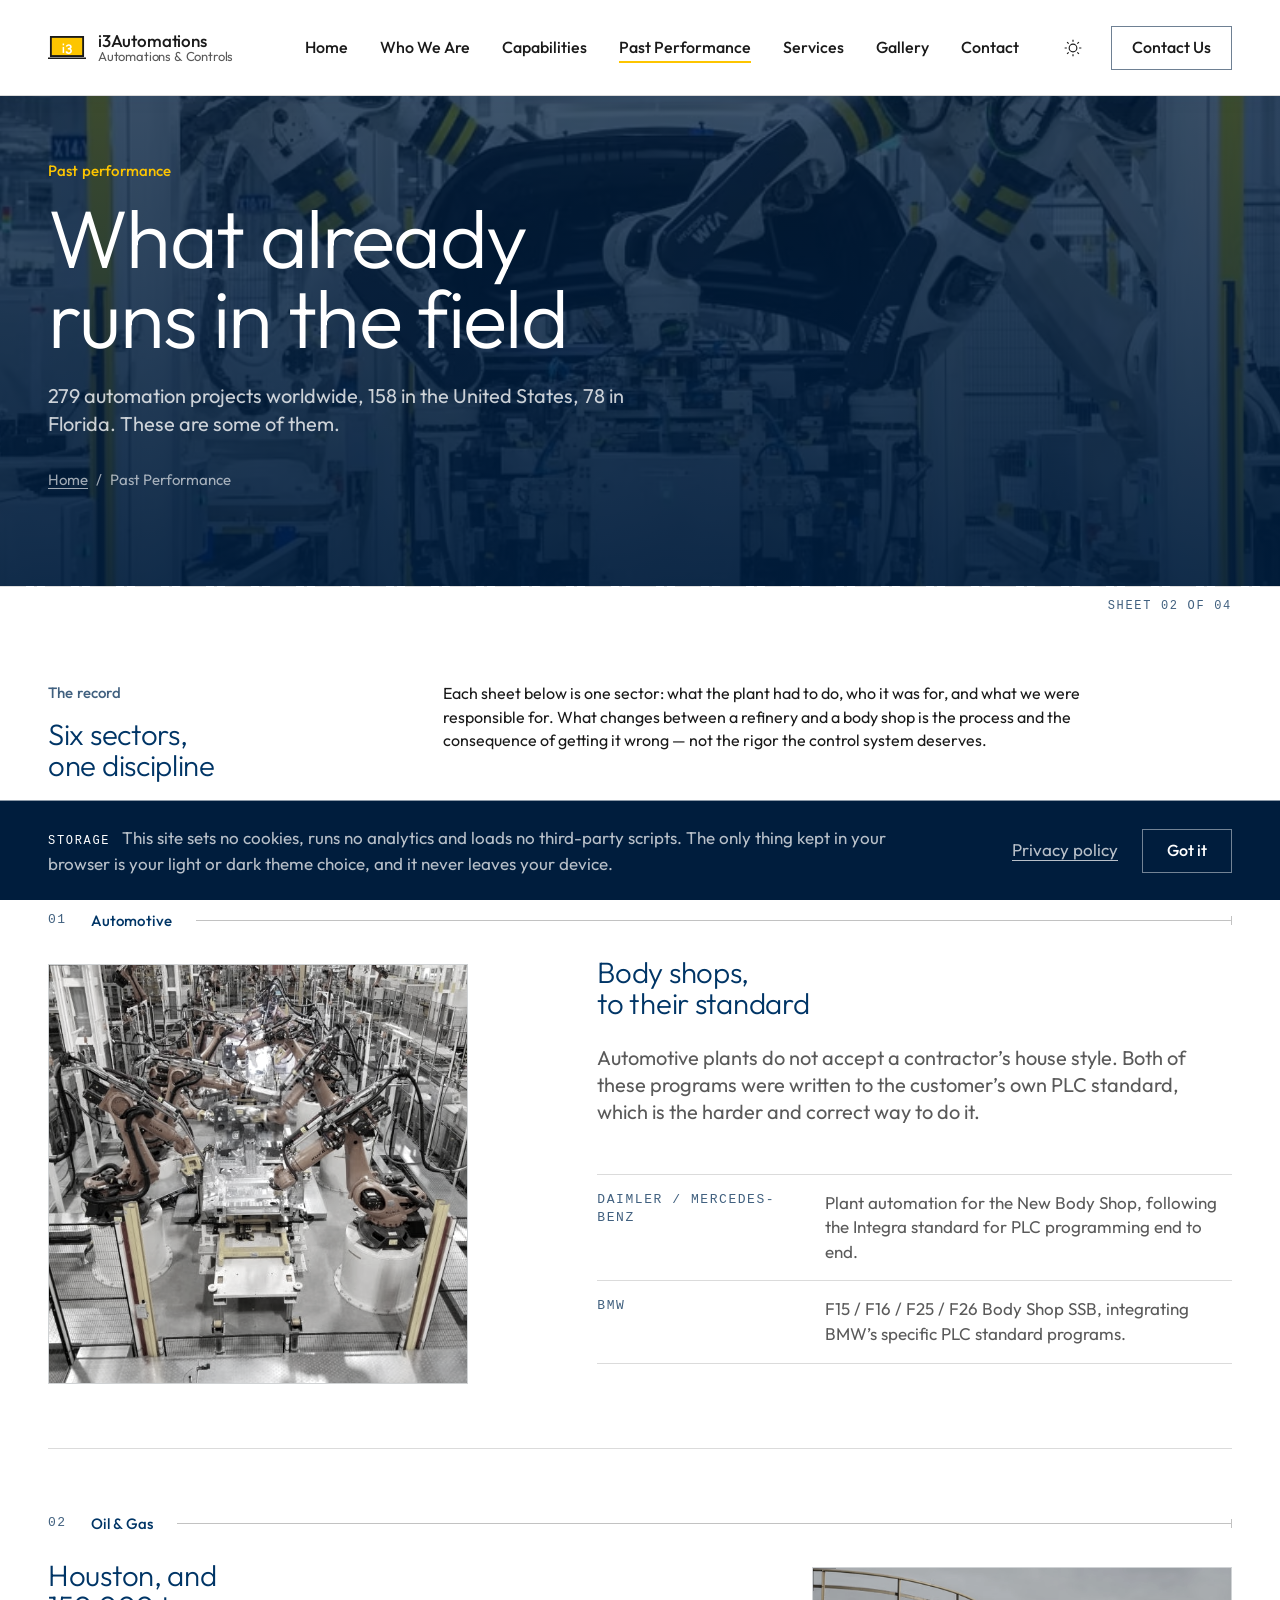
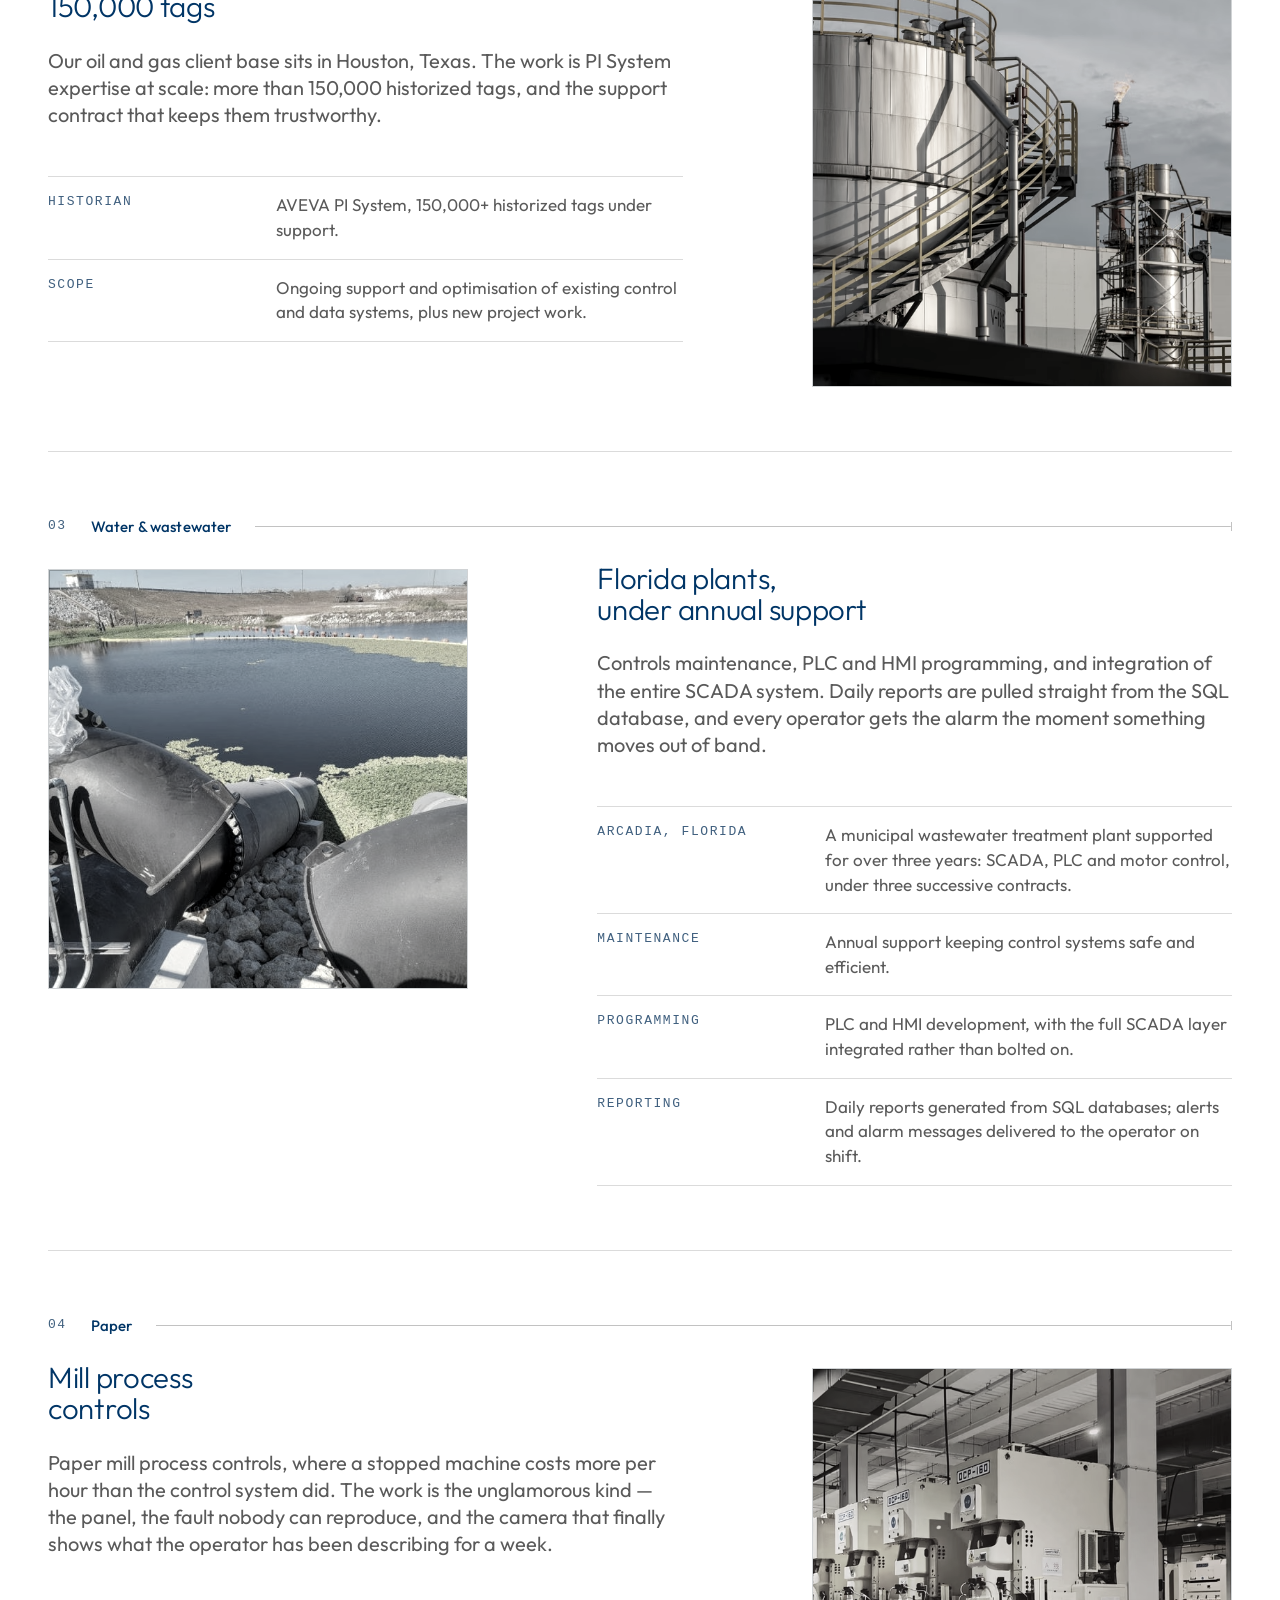
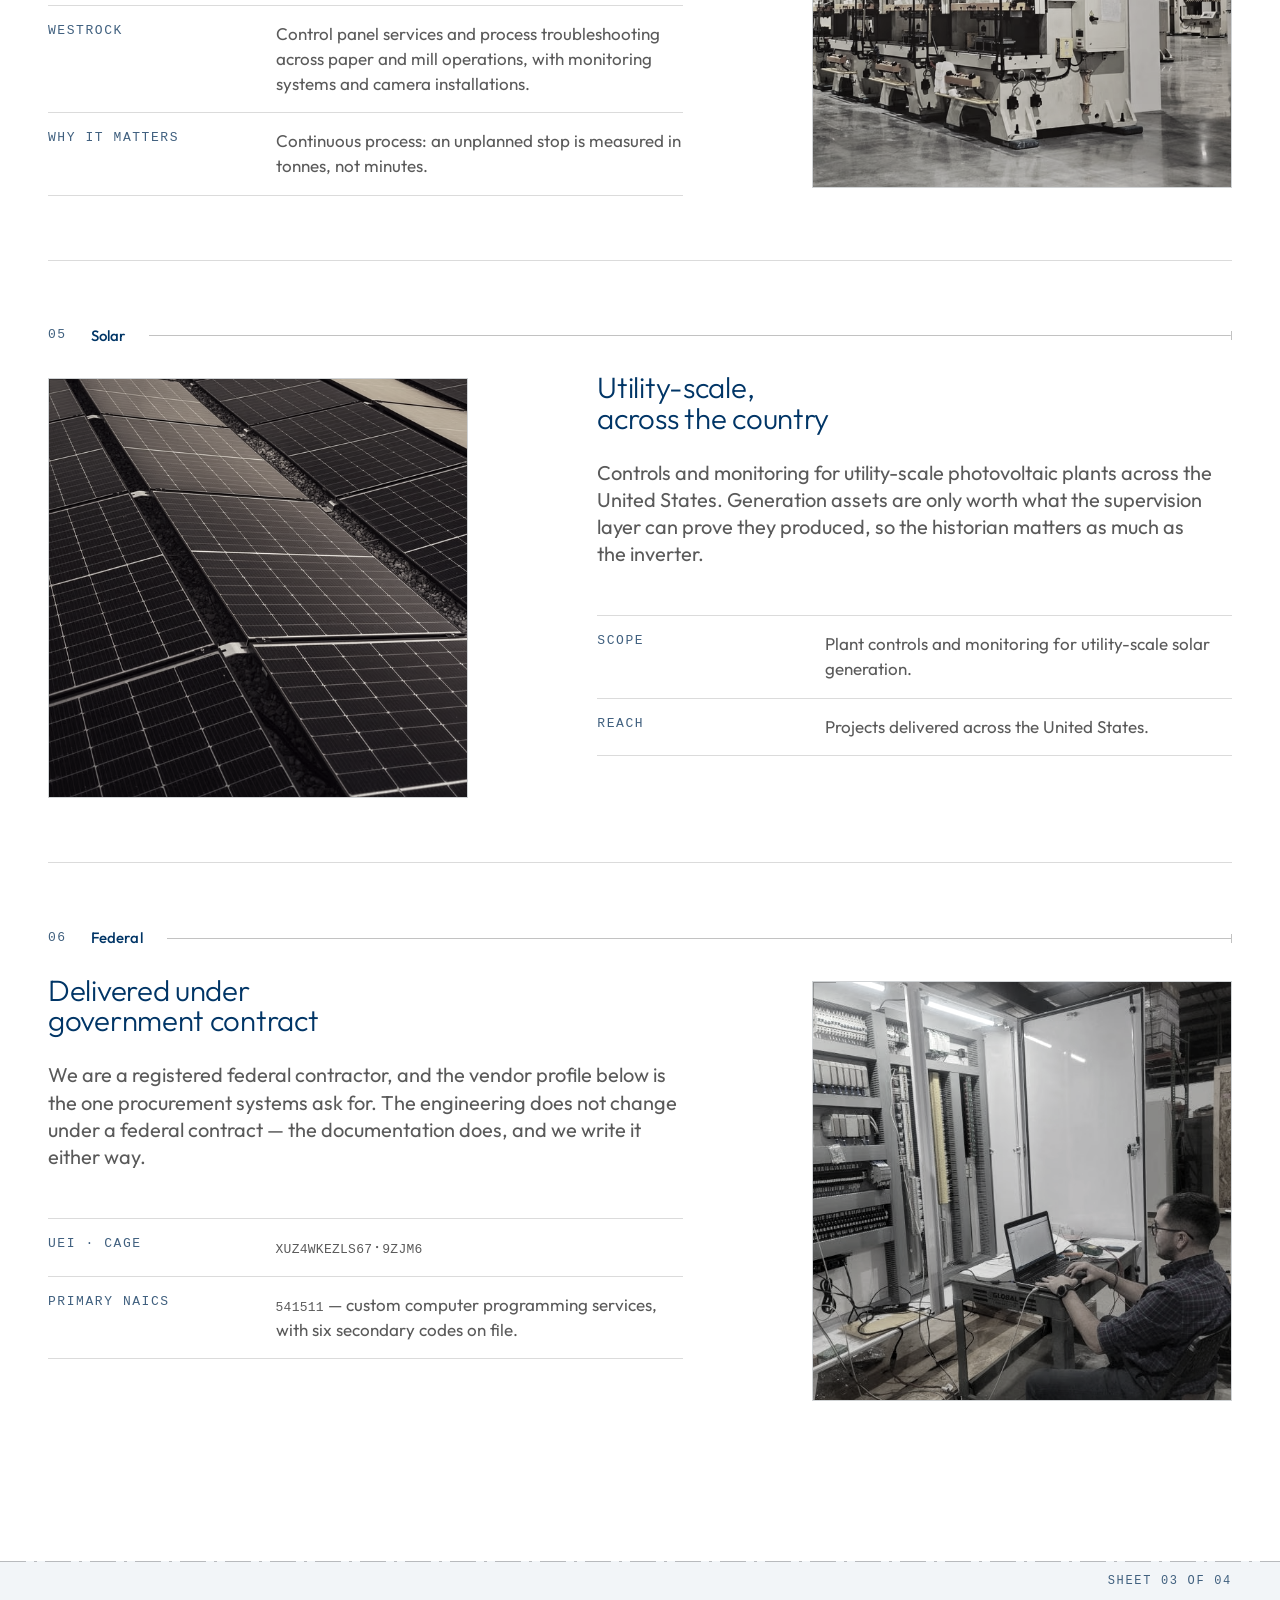
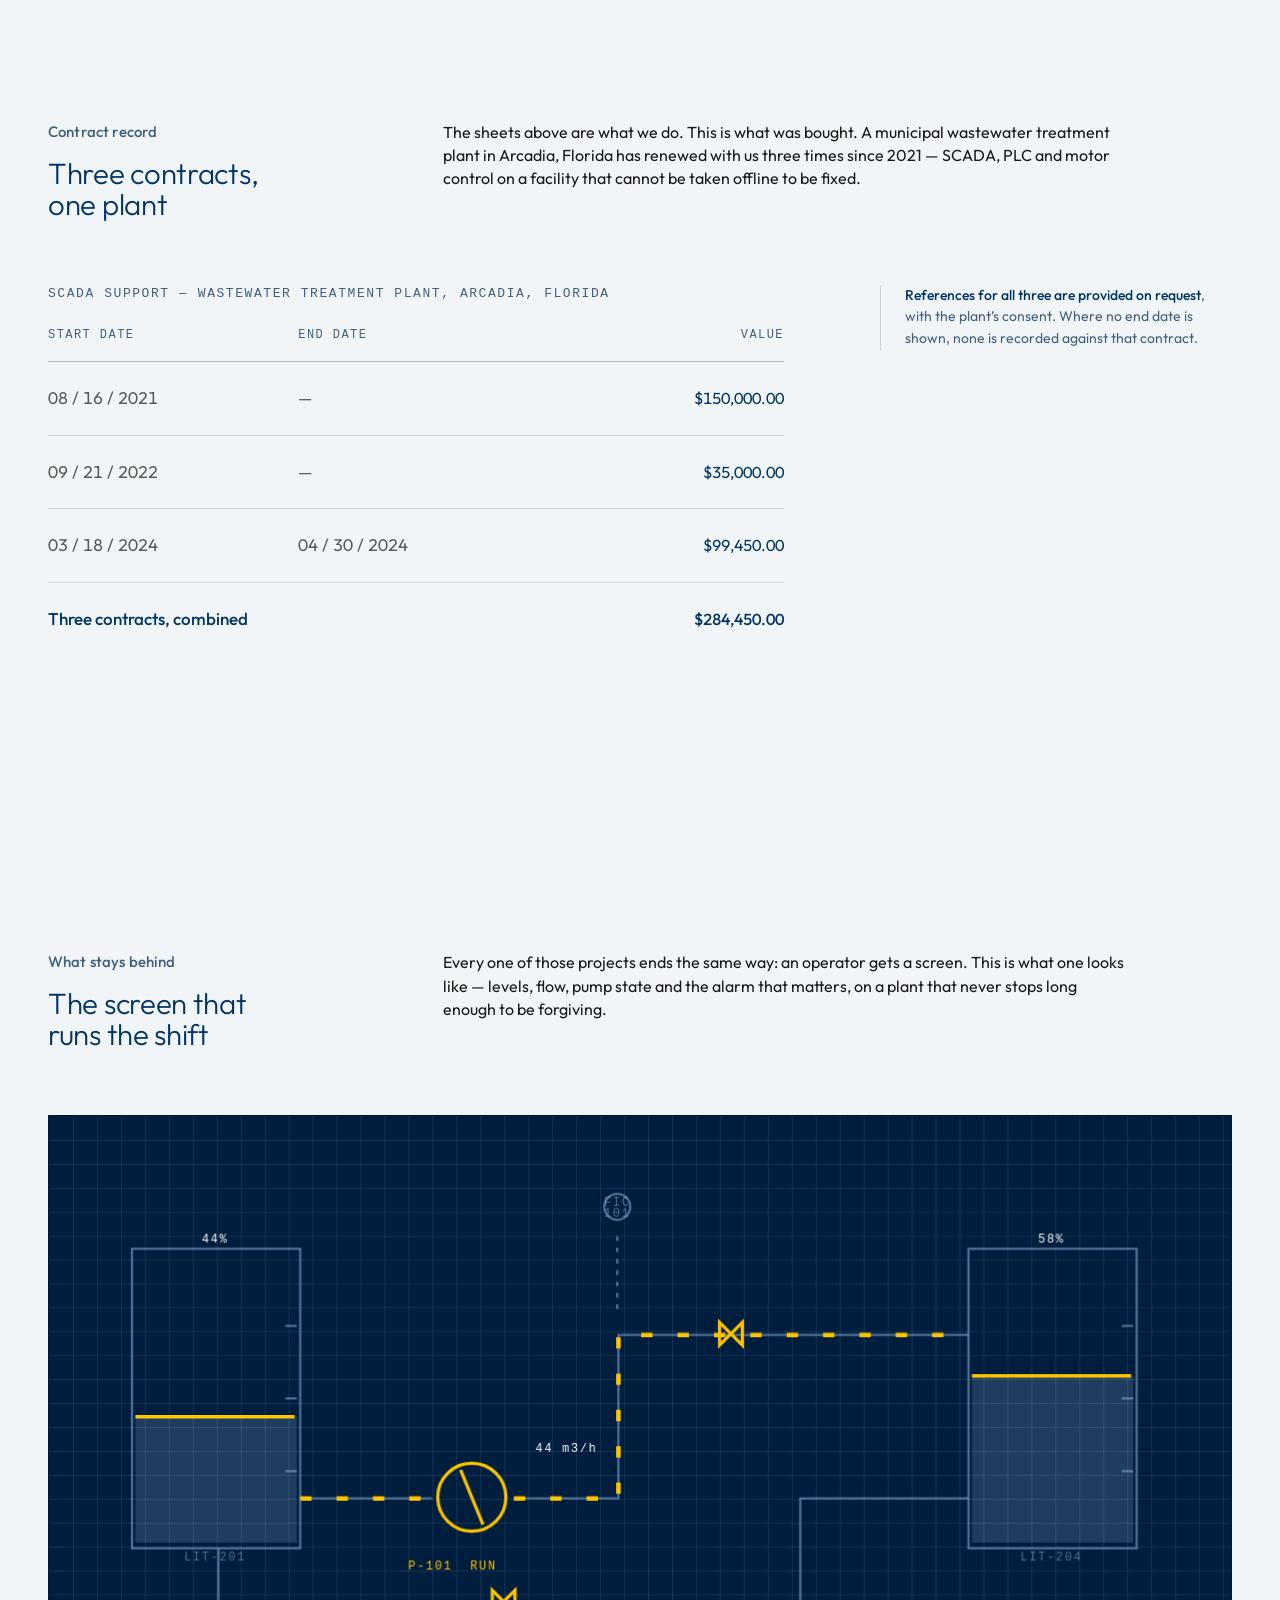
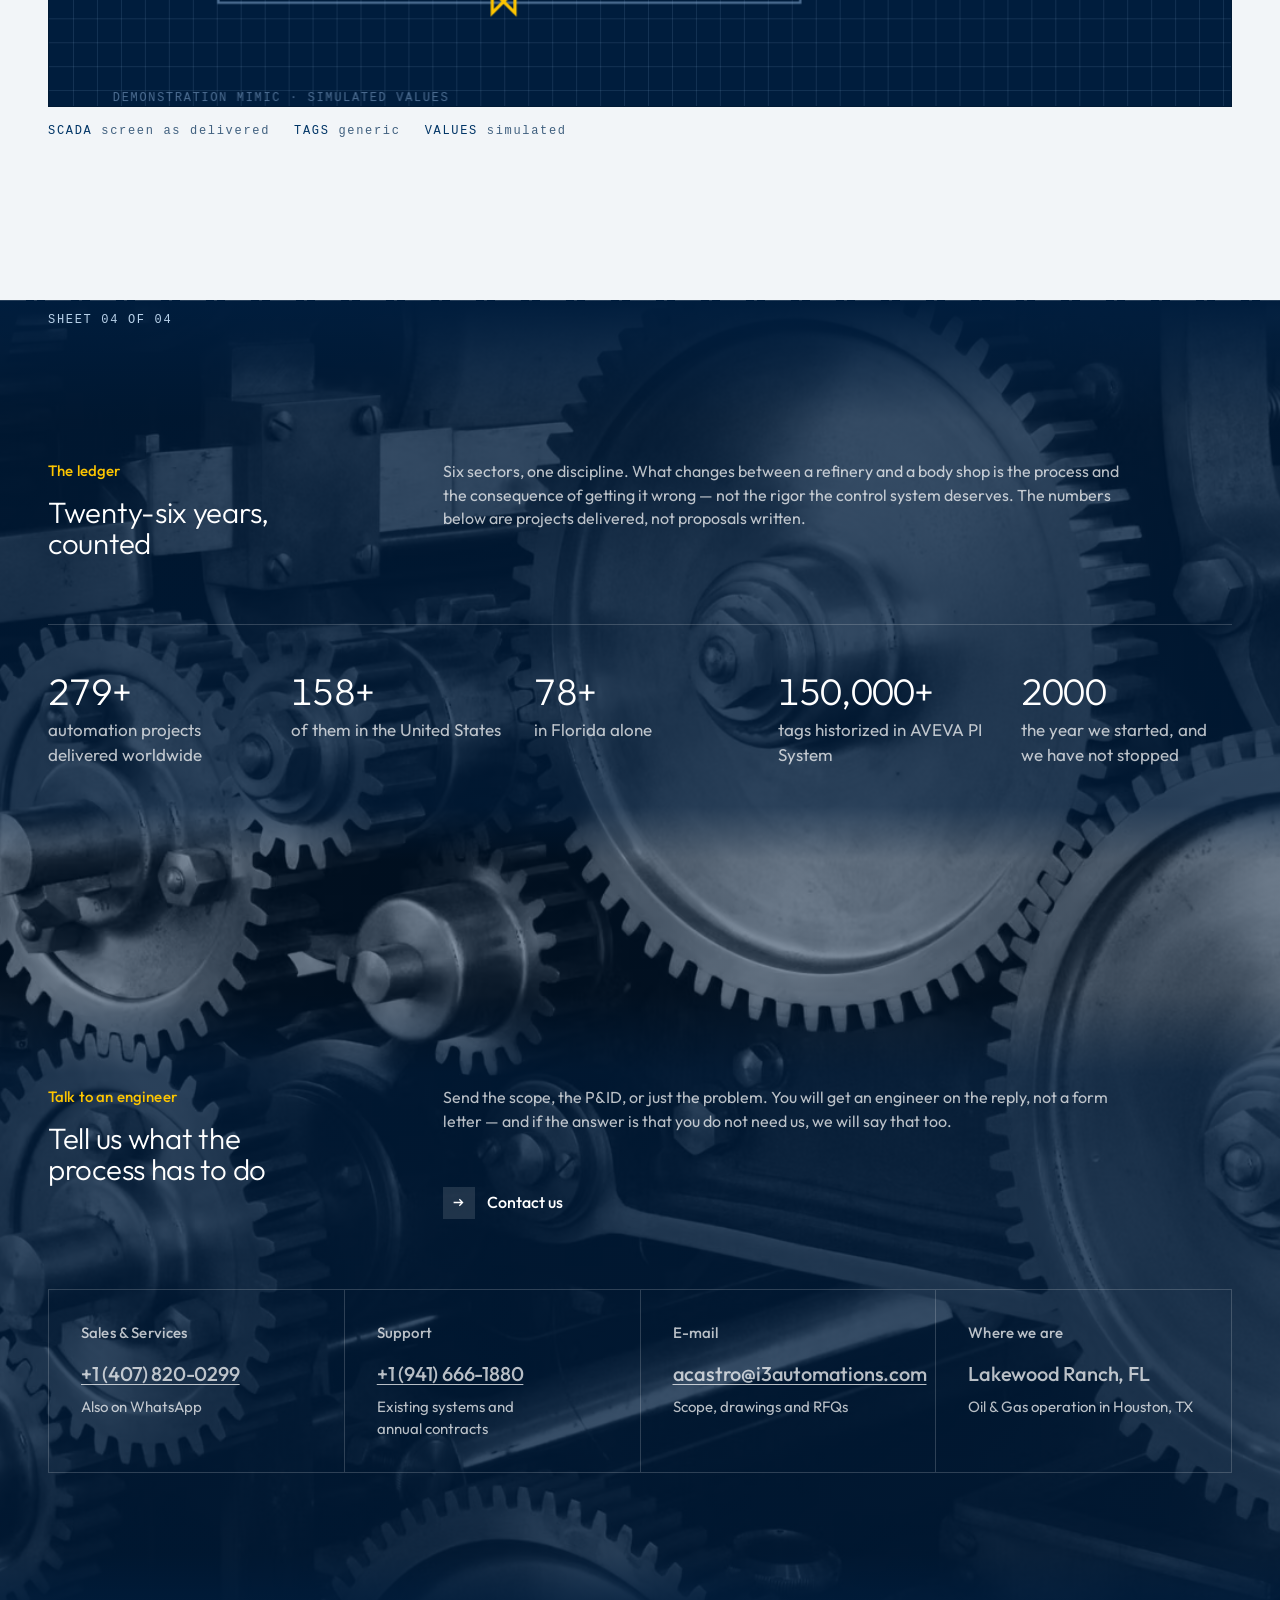
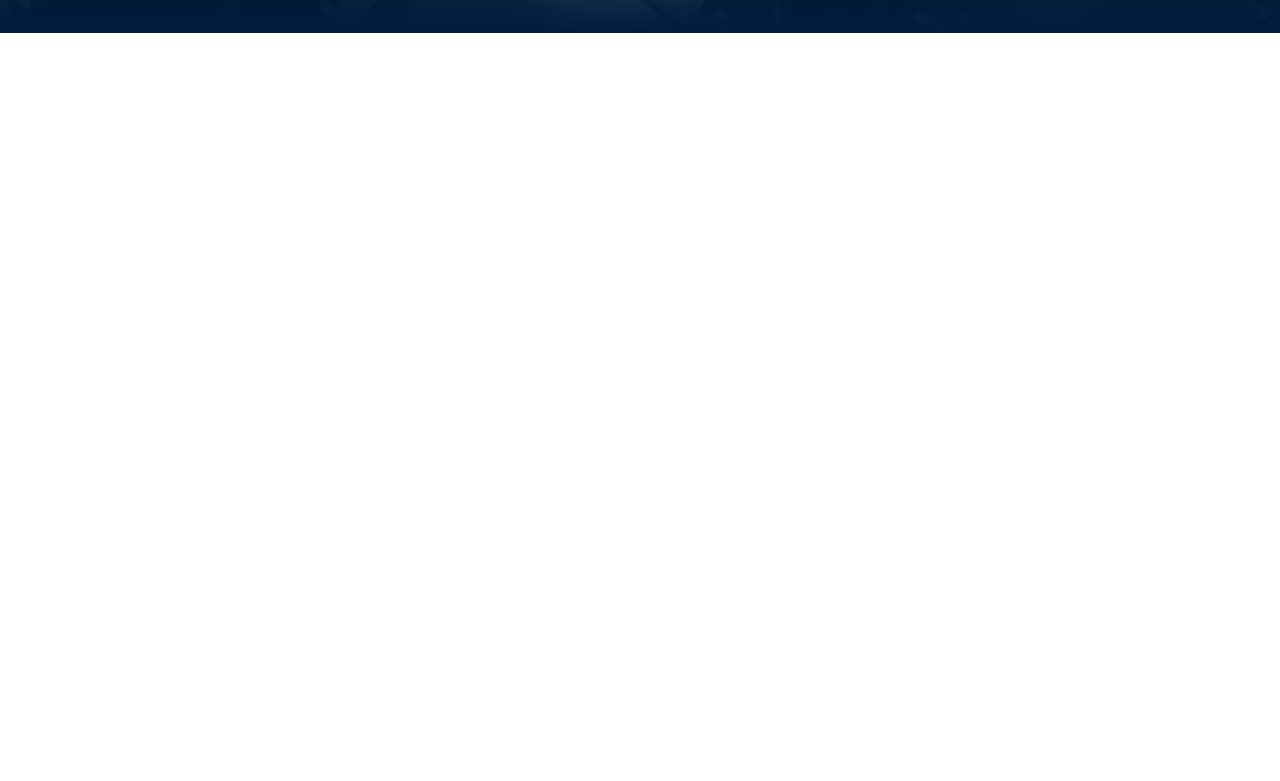
<file: site/past-performance.html>
<!DOCTYPE html>
<html lang="en-US">
<head>
<meta charset="utf-8">
<meta name="viewport" content="width=device-width, initial-scale=1">
<title>Past Performance &mdash; i3 Automations &amp; Controls</title>
<meta name="description" content="Daimler/Mercedes-Benz New Body Shop, BMW F15/F16/F25/F26 SSB, PI System with 150,000+ tags in Houston, Florida water utilities and U.S. solar.">
<link rel="canonical" href="https://i3automations.com/past-performance.html">
<meta name="theme-color" content="#003566" media="(prefers-color-scheme: light)">
<meta name="theme-color" content="#000C18" media="(prefers-color-scheme: dark)">

<meta property="og:type" content="website">
<meta property="og:locale" content="en_US">
<meta property="og:site_name" content="i3 Automations &amp; Controls">
<meta property="og:title" content="Past Performance &mdash; i3 Automations &amp; Controls">
<meta property="og:description" content="Daimler/Mercedes-Benz New Body Shop, BMW F15/F16/F25/F26 SSB, PI System with 150,000+ tags in Houston, Florida water utilities and U.S. solar.">
<meta property="og:url" content="https://i3automations.com/past-performance.html">
<meta property="og:image" content="https://i3automations.com/img/og/past-performance-1200.jpg">
<meta property="og:image:type" content="image/jpeg">
<meta property="og:image:width" content="1200">
<meta property="og:image:height" content="630">
<meta property="og:image:alt" content="Past Performance &mdash; i3 Automations &amp; Controls">
<meta name="twitter:card" content="summary_large_image">

<link rel="icon" href="favicon.ico" sizes="16x16 32x32 48x48">
<link rel="icon" href="brand/favicon.svg" type="image/svg+xml">
<link rel="apple-touch-icon" href="brand/apple-touch-icon.png">
<link rel="manifest" href="site.webmanifest">
<link rel="preload" href="fonts/outfit-latin.woff2" as="font" type="font/woff2" crossorigin>
<link rel="stylesheet" href="css/reset.css">
<link rel="stylesheet" href="css/tokens.css">
<link rel="stylesheet" href="css/style.css">

<script>
(function () {
try {
var t = localStorage.getItem("i3-tema");
if (t === "claro" || t === "escuro") {
document.documentElement.setAttribute("data-tema", t);
}
} catch (e) {   }
})();
</script>
</head>
<body>

<a class="pular-conteudo" href="#conteudo">Skip to content</a>

<header class="nav nav--solido">
  <div class="nav__interno">
    <a class="nav__marca" href="index.html" aria-label="i3Automations — home">
      <svg class="nav__icone" viewBox="0 0 410 258" aria-hidden="true" focusable="false"><path class="moldura" d="M21 0h368v226H21z"/><rect class="moldura" x="0" y="232" width="410" height="26"/><path class="tela" d="M41 20h328v186H41z"/><rect class="glifo" x="158" y="81" width="16" height="19"/><rect class="glifo" x="158" y="118" width="16" height="65"/><path class="glifo" d="M191 112c4-14 17-24 33-24 18 0 32 12 32 28 0 10-5 18-13 22 9 4 15 13 15 24 0 18-15 31-35 31-17 0-30-9-34-24l17-6c3 9 9 14 18 14 10 0 17-6 17-15 0-9-7-15-18-15h-9v-17h8c10 0 16-5 16-13 0-8-6-13-15-13-8 0-13 4-16 12z"/></svg>
      <span class="nav__nome">i3Automations<span>Automations &amp; Controls</span></span>
    </a>

    <ul class="nav__links" role="list"><li><a href="index.html">Home</a></li><li><a href="who-we-are.html">Who We Are</a></li><li><a href="capabilities.html">Capabilities</a></li><li><a href="past-performance.html" aria-current="page">Past Performance</a></li><li><a href="services.html">Services</a></li><li><a href="gallery.html">Gallery</a></li><li><a href="contact.html">Contact</a></li></ul>

    <div class="nav__acoes">
      <button class="tema" type="button" data-tema-alternar aria-pressed="false"
              aria-label="Switch theme">
        <svg class="tema__sol" viewBox="0 0 24 24" aria-hidden="true"><circle cx="12" cy="12" r="4.6"/><path d="M12 2v2.6M12 19.4V22M2 12h2.6M19.4 12H22M4.9 4.9l1.9 1.9M17.2 17.2l1.9 1.9M19.1 4.9l-1.9 1.9M6.8 17.2l-1.9 1.9"/></svg>
        <svg class="tema__lua" viewBox="0 0 24 24" aria-hidden="true"><path d="M20.5 14.6A8.6 8.6 0 0 1 9.4 3.5a8.6 8.6 0 1 0 11.1 11.1z"/></svg>
      </button>
      <a class="nav__cta" href="contact.html">Contact Us</a>
      <button class="nav__hamburguer" type="button" aria-expanded="false"
              aria-controls="menu-mobile" aria-label="Open menu"><span></span></button>
    </div>
  </div>

  <nav class="nav__painel" id="menu-mobile" aria-label="Main menu">
    <a href="index.html">Home</a><a href="who-we-are.html">Who We Are</a><a href="capabilities.html">Capabilities</a><a href="past-performance.html" aria-current="page">Past Performance</a><a href="services.html">Services</a><a href="gallery.html">Gallery</a><a href="contact.html">Contact</a>
    <a class="botao botao--principal" href="contact.html">Contact Us</a>
  </nav>
</header>
<main id="conteudo">

<section class="cabecalho">
  <picture><source type="image/avif" srcset="img/cabecalho/projetos-1125.avif 1125w" sizes="100vw"><source type="image/webp" srcset="img/cabecalho/projetos-1125.webp 1125w" sizes="100vw"><img class="cabecalho__foto" src="img/cabecalho/projetos-1125.jpg" alt="Robotic cell assembling a vehicle body" decoding="async" fetchpriority="high" ></picture>
  <div class="container">
    <p class="eyebrow">Past performance</p>
    <h1>What already <br>runs in the field</h1>
    <p class="cabecalho__lead">279 automation projects worldwide, 158 in the United States, 78 in Florida. These are some of them.</p>
    <p class="trilha"><a href="index.html">Home</a><span>/</span>Past Performance</p>
  </div>
</section>
<section class="secao secao--compacta junta reveal reveal--limpo" data-folha="02 OF 04">
  <div class="container">
    <div class="bloco reveal">
      <div class="bloco__esq">
        <p class="eyebrow">The record</p>
        <h2>Six sectors, <br>one discipline</h2>
      </div>
      <div class="bloco__dir">
        <p class="corpo">Each sheet below is one sector: what the plant had to do, who it
        was for, and what we were responsible for. What changes between a refinery and a
        body shop is the process and the consequence of getting it wrong &mdash; not the
        rigor the control system deserves.</p>
      </div>
    </div>
  </div>
</section><section class="secao obras" id="record"><div class="container"><article class="obra reveal" style="--i:0"><div class="obra__trilho"><span class="obra__idx">01</span><span class="obra__setor">Automotive</span><span class="obra__cota" aria-hidden="true"></span><span class="obra__regua" aria-hidden="true"></span></div><div class="obra__corpo"><div class="obra__placa"><picture><source type="image/avif" srcset="img/setor/automotivo-600.avif 600w" sizes="(max-width: 767px) 92vw, (max-width: 1023px) 300px, min(420px, 30vw)"><source type="image/webp" srcset="img/setor/automotivo-600.webp 600w" sizes="(max-width: 767px) 92vw, (max-width: 1023px) 300px, min(420px, 30vw)"><img class="" src="img/setor/automotivo-600.jpg" alt="Robotic welding line in an automotive body shop" loading="lazy" decoding="async" ></picture></div><div class="obra__texto"><h2 class="obra__titulo">Body shops, <br>to their standard</h2><p class="obra__lead">Automotive plants do not accept a contractor&rsquo;s house style. Both of these programs were written to the customer&rsquo;s own PLC standard, which is the harder and correct way to do it.</p><dl class="obra__dados"><div class="obra__linha"><dt class="obra__rotulo">Daimler / Mercedes-Benz</dt><dd class="obra__valor">Plant automation for the New Body Shop, following the Integra standard for PLC programming end to end.</dd></div><div class="obra__linha"><dt class="obra__rotulo">BMW</dt><dd class="obra__valor">F15 / F16 / F25 / F26 Body Shop SSB, integrating BMW&rsquo;s specific PLC standard programs.</dd></div></dl></div></div></article><article class="obra reveal" style="--i:1"><div class="obra__trilho"><span class="obra__idx">02</span><span class="obra__setor">Oil &amp; Gas</span><span class="obra__cota" aria-hidden="true"></span><span class="obra__regua" aria-hidden="true"></span></div><div class="obra__corpo"><div class="obra__placa"><picture><source type="image/avif" srcset="img/setor/oil-gas-600.avif 600w, img/setor/oil-gas-900.avif 900w" sizes="(max-width: 767px) 92vw, (max-width: 1023px) 300px, min(420px, 30vw)"><source type="image/webp" srcset="img/setor/oil-gas-600.webp 600w, img/setor/oil-gas-900.webp 900w" sizes="(max-width: 767px) 92vw, (max-width: 1023px) 300px, min(420px, 30vw)"><img class="" src="img/setor/oil-gas-900.jpg" alt="Process units and storage tanks at a refinery" loading="lazy" decoding="async" ></picture></div><div class="obra__texto"><h2 class="obra__titulo">Houston, and <br>150,000 tags</h2><p class="obra__lead">Our oil and gas client base sits in Houston, Texas. The work is PI System expertise at scale: more than 150,000 historized tags, and the support contract that keeps them trustworthy.</p><dl class="obra__dados"><div class="obra__linha"><dt class="obra__rotulo">Historian</dt><dd class="obra__valor">AVEVA PI System, 150,000+ historized tags under support.</dd></div><div class="obra__linha"><dt class="obra__rotulo">Scope</dt><dd class="obra__valor">Ongoing support and optimisation of existing control and data systems, plus new project work.</dd></div></dl></div></div></article><article class="obra reveal" style="--i:2"><div class="obra__trilho"><span class="obra__idx">03</span><span class="obra__setor">Water &amp; wastewater</span><span class="obra__cota" aria-hidden="true"></span><span class="obra__regua" aria-hidden="true"></span></div><div class="obra__corpo"><div class="obra__placa"><picture><source type="image/avif" srcset="img/setor/agua-600.avif 600w" sizes="(max-width: 767px) 92vw, (max-width: 1023px) 300px, min(420px, 30vw)"><source type="image/webp" srcset="img/setor/agua-600.webp 600w" sizes="(max-width: 767px) 92vw, (max-width: 1023px) 300px, min(420px, 30vw)"><img class="" src="img/setor/agua-600.jpg" alt="Large-diameter pipework at a water intake station" loading="lazy" decoding="async" ></picture></div><div class="obra__texto"><h2 class="obra__titulo">Florida plants, <br>under annual support</h2><p class="obra__lead">Controls maintenance, PLC and HMI programming, and integration of the entire SCADA system. Daily reports are pulled straight from the SQL database, and every operator gets the alarm the moment something moves out of band.</p><dl class="obra__dados"><div class="obra__linha"><dt class="obra__rotulo">Arcadia, Florida</dt><dd class="obra__valor">A municipal wastewater treatment plant supported for over three years: SCADA, PLC and motor control, under three successive contracts.</dd></div><div class="obra__linha"><dt class="obra__rotulo">Maintenance</dt><dd class="obra__valor">Annual support keeping control systems safe and efficient.</dd></div><div class="obra__linha"><dt class="obra__rotulo">Programming</dt><dd class="obra__valor">PLC and HMI development, with the full SCADA layer integrated rather than bolted on.</dd></div><div class="obra__linha"><dt class="obra__rotulo">Reporting</dt><dd class="obra__valor">Daily reports generated from SQL databases; alerts and alarm messages delivered to the operator on shift.</dd></div></dl></div></div></article><article class="obra reveal" style="--i:3"><div class="obra__trilho"><span class="obra__idx">04</span><span class="obra__setor">Paper</span><span class="obra__cota" aria-hidden="true"></span><span class="obra__regua" aria-hidden="true"></span></div><div class="obra__corpo"><div class="obra__placa"><picture><source type="image/avif" srcset="img/setor/papel-600.avif 600w, img/setor/papel-900.avif 900w" sizes="(max-width: 767px) 92vw, (max-width: 1023px) 300px, min(420px, 30vw)"><source type="image/webp" srcset="img/setor/papel-600.webp 600w, img/setor/papel-900.webp 900w" sizes="(max-width: 767px) 92vw, (max-width: 1023px) 300px, min(420px, 30vw)"><img class="" src="img/setor/papel-900.jpg" alt="Row of industrial presses on a mill floor" loading="lazy" decoding="async" ></picture></div><div class="obra__texto"><h2 class="obra__titulo">Mill process <br>controls</h2><p class="obra__lead">Paper mill process controls, where a stopped machine costs more per hour than the control system did. The work is the unglamorous kind &mdash; the panel, the fault nobody can reproduce, and the camera that finally shows what the operator has been describing for a week.</p><dl class="obra__dados"><div class="obra__linha"><dt class="obra__rotulo">WestRock</dt><dd class="obra__valor">Control panel services and process troubleshooting across paper and mill operations, with monitoring systems and camera installations.</dd></div><div class="obra__linha"><dt class="obra__rotulo">Why it matters</dt><dd class="obra__valor">Continuous process: an unplanned stop is measured in tonnes, not minutes.</dd></div></dl></div></div></article><article class="obra reveal" style="--i:4"><div class="obra__trilho"><span class="obra__idx">05</span><span class="obra__setor">Solar</span><span class="obra__cota" aria-hidden="true"></span><span class="obra__regua" aria-hidden="true"></span></div><div class="obra__corpo"><div class="obra__placa"><picture><source type="image/avif" srcset="img/setor/solar-600.avif 600w, img/setor/solar-900.avif 900w" sizes="(max-width: 767px) 92vw, (max-width: 1023px) 300px, min(420px, 30vw)"><source type="image/webp" srcset="img/setor/solar-600.webp 600w, img/setor/solar-900.webp 900w" sizes="(max-width: 767px) 92vw, (max-width: 1023px) 300px, min(420px, 30vw)"><img class="" src="img/setor/solar-900.jpg" alt="Utility-scale photovoltaic array" loading="lazy" decoding="async" ></picture></div><div class="obra__texto"><h2 class="obra__titulo">Utility-scale, <br>across the country</h2><p class="obra__lead">Controls and monitoring for utility-scale photovoltaic plants across the United States. Generation assets are only worth what the supervision layer can prove they produced, so the historian matters as much as the inverter.</p><dl class="obra__dados"><div class="obra__linha"><dt class="obra__rotulo">Scope</dt><dd class="obra__valor">Plant controls and monitoring for utility-scale solar generation.</dd></div><div class="obra__linha"><dt class="obra__rotulo">Reach</dt><dd class="obra__valor">Projects delivered across the United States.</dd></div></dl></div></div></article><article class="obra reveal" style="--i:5"><div class="obra__trilho"><span class="obra__idx">06</span><span class="obra__setor">Federal</span><span class="obra__cota" aria-hidden="true"></span><span class="obra__regua" aria-hidden="true"></span></div><div class="obra__corpo"><div class="obra__placa"><picture><source type="image/avif" srcset="img/setor/federal-600.avif 600w" sizes="(max-width: 767px) 92vw, (max-width: 1023px) 300px, min(420px, 30vw)"><source type="image/webp" srcset="img/setor/federal-600.webp 600w" sizes="(max-width: 767px) 92vw, (max-width: 1023px) 300px, min(420px, 30vw)"><img class="" src="img/setor/federal-600.jpg" alt="Engineer commissioning a control system at a command station" loading="lazy" decoding="async" ></picture></div><div class="obra__texto"><h2 class="obra__titulo">Delivered under <br>government contract</h2><p class="obra__lead">We are a registered federal contractor, and the vendor profile below is the one procurement systems ask for. The engineering does not change under a federal contract &mdash; the documentation does, and we write it either way.</p><dl class="obra__dados"><div class="obra__linha"><dt class="obra__rotulo">UEI &middot; CAGE</dt><dd class="obra__valor"><span class="mono">XUZ4WKEZLS67</span> &middot; <span class="mono">9ZJM6</span></dd></div><div class="obra__linha"><dt class="obra__rotulo">Primary NAICS</dt><dd class="obra__valor"><span class="mono">541511</span> &mdash; custom computer programming services, with six secondary codes on file.</dd></div></dl></div></div></article></div></section>
<section class="secao secao--offwhite junta reveal reveal--limpo" data-folha="03 OF 04">
  <div class="container">
    <div class="bloco reveal">
      <div class="bloco__esq">
        <p class="eyebrow">Contract record</p>
        <h2>Three contracts, <br>one plant</h2>
      </div>
      <div class="bloco__dir">
        <p class="corpo">The sheets above are what we do. This is what was bought. A
        municipal wastewater treatment plant in Arcadia, Florida has renewed with us
        three times since 2021 &mdash; SCADA, PLC and motor control on a facility that
        cannot be taken offline to be fixed.</p>
      </div>
    </div>
    <div class="contratos-rolo reveal"><p class="contratos__programa">SCADA support &mdash; wastewater treatment plant, Arcadia, Florida</p><div class="contratos__quadro"><table class="contratos"><caption class="sr-so">Contracts delivered under this program, with start date, end date and value</caption><thead><tr><th scope="col">Start date</th><th scope="col">End date</th><th scope="col" class="contratos__num">Value</th></tr></thead><tbody><tr><th scope="row"><span class="contratos__rotulo" aria-hidden="true">Start</span><span class="contratos__data">08 / 16 / 2021</span></th><td><span class="contratos__rotulo" aria-hidden="true">End</span><span class="contratos__data">&mdash;</span></td><td class="contratos__num"><span class="contratos__rotulo" aria-hidden="true">Value</span><span class="contratos__valor">$150,000.00</span></td></tr><tr><th scope="row"><span class="contratos__rotulo" aria-hidden="true">Start</span><span class="contratos__data">09 / 21 / 2022</span></th><td><span class="contratos__rotulo" aria-hidden="true">End</span><span class="contratos__data">&mdash;</span></td><td class="contratos__num"><span class="contratos__rotulo" aria-hidden="true">Value</span><span class="contratos__valor">$35,000.00</span></td></tr><tr><th scope="row"><span class="contratos__rotulo" aria-hidden="true">Start</span><span class="contratos__data">03 / 18 / 2024</span></th><td><span class="contratos__rotulo" aria-hidden="true">End</span><span class="contratos__data">04 / 30 / 2024</span></td><td class="contratos__num"><span class="contratos__rotulo" aria-hidden="true">Value</span><span class="contratos__valor">$99,450.00</span></td></tr></tbody><tfoot><tr><th scope="row" colspan="2">Three contracts, combined</th><td class="contratos__num"><span class="contratos__valor">$284,450.00</span></td></tr></tfoot></table></div><p class="contratos__nota"><b>References for all three are provided on request</b>, with the plant&rsquo;s consent. Where no end date is shown, none is recorded against that contract.</p></div>
  </div>
</section>

<section class="secao secao--offwhite">
  <div class="container">
    <div class="bloco reveal">
      <div class="bloco__esq">
        <p class="eyebrow">What stays behind</p>
        <h2>The screen that <br>runs the shift</h2>
      </div>
      <div class="bloco__dir">
        <p class="corpo">Every one of those projects ends the same way: an operator gets a
        screen. This is what one looks like &mdash; levels, flow, pump state and the alarm
        that matters, on a plant that never stops long enough to be forgiving.</p>
      </div>
    </div>
    <div class="peca mimico" data-mimico><canvas class="peca__tela"></canvas><p class="peca__reserva">SUPERVISORY MIMIC &mdash; DEMONSTRATION</p></div><p class="peca__cota"><span><strong>SCADA</strong> screen as delivered</span><span><strong>TAGS</strong> generic</span><span><strong>VALUES</strong> simulated</span></p>
  </div>
</section>


<div class="dupla" style="--d-abre:42%; --d-fecha:52%">
  <picture><source type="image/avif" srcset="img/dupla/engrenagem-1280.avif 1280w, img/dupla/engrenagem-1920.avif 1920w, img/dupla/engrenagem-2560.avif 2560w" sizes="100vw"><source type="image/webp" srcset="img/dupla/engrenagem-1280.webp 1280w, img/dupla/engrenagem-1920.webp 1920w, img/dupla/engrenagem-2560.webp 2560w" sizes="100vw"><img class="dupla__foto" src="img/dupla/engrenagem-2560.jpg" alt="Gear and roller chain drive on industrial machinery" loading="lazy" decoding="async" ></picture>

<section class="secao secao--escura junta junta--inversa reveal reveal--limpo"
         data-folha="04 OF 04">
  <div class="container">
    <div class="bloco reveal">
      <div class="bloco__esq">
        <p class="eyebrow">The ledger</p>
        <h2>Twenty-six years, <br>counted</h2>
      </div>
      <div class="bloco__dir">
        <p class="corpo">Six sectors, one discipline. What changes between a refinery and
        a body shop is the process and the consequence of getting it wrong &mdash; not the
        rigor the control system deserves. The numbers below are projects delivered, not
        proposals written.</p>
      </div>
    </div>
    <dl class="numeros reveal">
      <div><dt class="tabular">279+</dt><dd>automation projects delivered worldwide</dd></div>
      <div><dt class="tabular">158+</dt><dd>of them in the United States</dd></div>
      <div><dt class="tabular">78+</dt><dd>in Florida alone</dd></div>
      <div><dt class="tabular">150,000+</dt><dd>tags historized in AVEVA PI System</dd></div>
      <div><dt class="tabular">2000</dt><dd>the year we started, and we have not stopped</dd></div>
    </dl>
  </div>
</section>

<section class="secao secao--escura" id="contact">
  <div class="container">
    <div class="bloco reveal">
      <div class="bloco__esq">
        <p class="eyebrow">Talk to an engineer</p>
        <h2>Tell us what the <br>process has to do</h2>
      </div>
      <div class="bloco__dir">
        <p class="corpo">Send the scope, the P&amp;ID, or just the problem. You will get an
        engineer on the reply, not a form letter — and if the answer is that you do not
        need us, we will say that too.</p>
        <a class="cta" href="contact.html"><span class="cta__chip" aria-hidden="true"><svg viewBox="0 0 16 16" fill="none" stroke="currentColor" stroke-width="1.6"><path d="M2 8h11M9 4l4 4-4 4"/></svg></span>Contact us</a>
      </div>
    </div>

    <div class="contato reveal">
      <div class="contato__bloco">
        <p class="contato__rotulo">Sales &amp; Services</p>
        <p class="contato__valor"><a href="tel:+14078200299">+1 (407) 820-0299</a></p>
        <p class="contato__nota">Also on WhatsApp</p>
      </div>
      <div class="contato__bloco">
        <p class="contato__rotulo">Support</p>
        <p class="contato__valor"><a href="tel:+19416661880">+1 (941) 666-1880</a></p>
        <p class="contato__nota">Existing systems and annual contracts</p>
      </div>
      <div class="contato__bloco">
        <p class="contato__rotulo">E-mail</p>
        <p class="contato__valor"><a href="mailto:acastro@i3automations.com">acastro@i3automations.com</a></p>
        <p class="contato__nota">Scope, drawings and RFQs</p>
      </div>
      <div class="contato__bloco">
        <p class="contato__rotulo">Where we are</p>
        <p class="contato__valor">Lakewood Ranch, FL</p>
        <p class="contato__nota">Oil &amp; Gas operation in Houston, TX</p>
      </div>
    </div>
  </div>
</section>
</div>

<div data-fim-conteudo aria-hidden="true"></div>
</main>

<footer class="rodape">
  <div class="container">
    <p class="rodape__headline reveal reveal--limpo" style="--n:6"><span style="--i:0">Industrial</span> <span style="--i:1">control</span> <span style="--i:2">systems,</span> <span style="--i:3">integrated</span> <span style="--i:4">and</span> <span style="--i:5">commissioned.</span></p>

    <div class="rodape__colunas">
      <div class="reveal" style="--i:1">
        <p class="rodape__titulo">Navigation</p>
        <ul class="rodape__lista" role="list"><li><a href="index.html">Home</a></li><li><a href="who-we-are.html">Who We Are</a></li><li><a href="capabilities.html">Capabilities</a></li><li><a href="past-performance.html">Past Performance</a></li><li><a href="services.html">Services</a></li><li><a href="gallery.html">Gallery</a></li><li><a href="contact.html">Contact</a></li></ul>
      </div>
      <div class="reveal" style="--i:2">
        <p class="rodape__titulo">Contact</p>
        <ul class="rodape__lista" role="list">
          <li><a href="tel:+14078200299">Sales &amp; Services <span class="nowrap">+1 (407) 820-0299</span></a></li>
          <li><a href="tel:+19416661880">Support <span class="nowrap">+1 (941) 666-1880</span></a></li>
          <li><a href="mailto:acastro@i3automations.com">acastro@i3automations.com</a></li>
          <li><a href="https://wa.me/14078200299" target="_blank" rel="noopener">WhatsApp</a></li>
        </ul>
      </div>
      <div class="reveal" style="--i:3">
        <p class="rodape__titulo">Vendor profile</p>
        <ul class="rodape__lista" role="list">
          <li>UEI <span class="mono">XUZ4WKEZLS67</span></li>
          <li>CAGE <span class="mono">9ZJM6</span></li>
          <li>NAICS <span class="mono">541511</span></li>
          <li>Lakewood Ranch, Florida</li>
        </ul>
      </div>
      <div class="reveal" style="--i:4">
        <p class="rodape__titulo">Social</p>
        <ul class="rodape__lista" role="list"><li><a href="https://www.linkedin.com/company/i3automations/" target="_blank" rel="noopener">LinkedIn</a></li><li><a href="https://www.facebook.com/i3automations" target="_blank" rel="noopener">Facebook</a></li><li><a href="https://www.youtube.com/@i3automations" target="_blank" rel="noopener">YouTube</a></li><li><a href="https://www.instagram.com/i3automations.plc" target="_blank" rel="noopener">Instagram</a></li></ul>
      </div>
    </div>

    <div class="rodape__base reveal" style="--i:5">
      <span class="rodape__marca"><svg class="rodape__icone" viewBox="0 0 410 258" aria-hidden="true" focusable="false"><path class="moldura" d="M21 0h368v226H21z"/><rect class="moldura" x="0" y="232" width="410" height="26"/><path class="tela" d="M41 20h328v186H41z"/><rect class="glifo" x="158" y="81" width="16" height="19"/><rect class="glifo" x="158" y="118" width="16" height="65"/><path class="glifo" d="M191 112c4-14 17-24 33-24 18 0 32 12 32 28 0 10-5 18-13 22 9 4 15 13 15 24 0 18-15 31-35 31-17 0-30-9-34-24l17-6c3 9 9 14 18 14 10 0 17-6 17-15 0-9-7-15-18-15h-9v-17h8c10 0 16-5 16-13 0-8-6-13-15-13-8 0-13 4-16 12z"/></svg> i3 Automations &amp; Controls</span>
      <span>&copy; <span data-ano>2026</span>. All rights reserved.</span>
      <span class="rodape__legais">
        <a href="privacy-policy.html">Privacy Policy</a>
        <a href="terms-and-conditions.html">Terms and Conditions</a>
      </span>
    </div>
  </div>
</footer>
<aside class="aviso" id="aviso-armazenamento" role="region"
       aria-label="Storage notice" hidden>
  <div class="aviso__interno">
    <p class="aviso__texto">
      <b class="aviso__rotulo">Storage</b>
      This site sets no cookies, runs no analytics and loads no third-party
      scripts. The only thing kept in your browser is your light or dark theme
      choice, and it never leaves your device.
    </p>
    <div class="aviso__acoes">
      <a class="aviso__link" href="privacy-policy.html">Privacy policy</a>
      <button class="aviso__botao" type="button" data-aviso-ok>Got it</button>
    </div>
  </div>
</aside>
<script src="js/main.js" defer></script>
<script src="js/tela.js" defer></script>
<script src="js/mimico.js" defer></script>

<script type="application/ld+json">
{
"@context": "https://schema.org",
"@type": "ProfessionalService",
"name": "i3 Automations & Controls",
"alternateName": "i3Automations",
"url": "https://i3automations.com/",
"logo": "https://i3automations.com/brand/logo-icone.svg",
"image": "https://i3automations.com/img/og/og-1200.jpg",
"email": "acastro@i3automations.com",
"telephone": "+1-407-820-0299",
"foundingDate": "2000",
"address": {
"@type": "PostalAddress",
"addressLocality": "Lakewood Ranch",
"addressRegion": "FL",
"addressCountry": "US"
},
"areaServed": "US",
"description": "Industrial automation integration: control panels, PLC and SCADA programming, commissioning and instrumentation. Federal contractor since 2000.",
"knowsAbout": [
"PLC programming", "SCADA", "HMI", "Control panels", "Commissioning",
"Instrumentation", "Motor control centers", "Rockwell Automation", "Siemens",
"Schneider Electric", "Ignition", "VTScada", "Canary Labs", "AVEVA PI System"
],
"sameAs": ["https://www.linkedin.com/company/i3automations/", "https://www.facebook.com/i3automations", "https://www.youtube.com/@i3automations", "https://www.instagram.com/i3automations.plc"]
}
</script>
<script type="application/ld+json">
{"@context":"https://schema.org","@type":"BreadcrumbList","itemListElement":[
{"@type":"ListItem","position":1,"name":"Home","item":"https://i3automations.com/"},
{"@type":"ListItem","position":2,"name":"Past Performance","item":"https://i3automations.com/past-performance.html"}]}
</script>
</body>
</html>
</file>
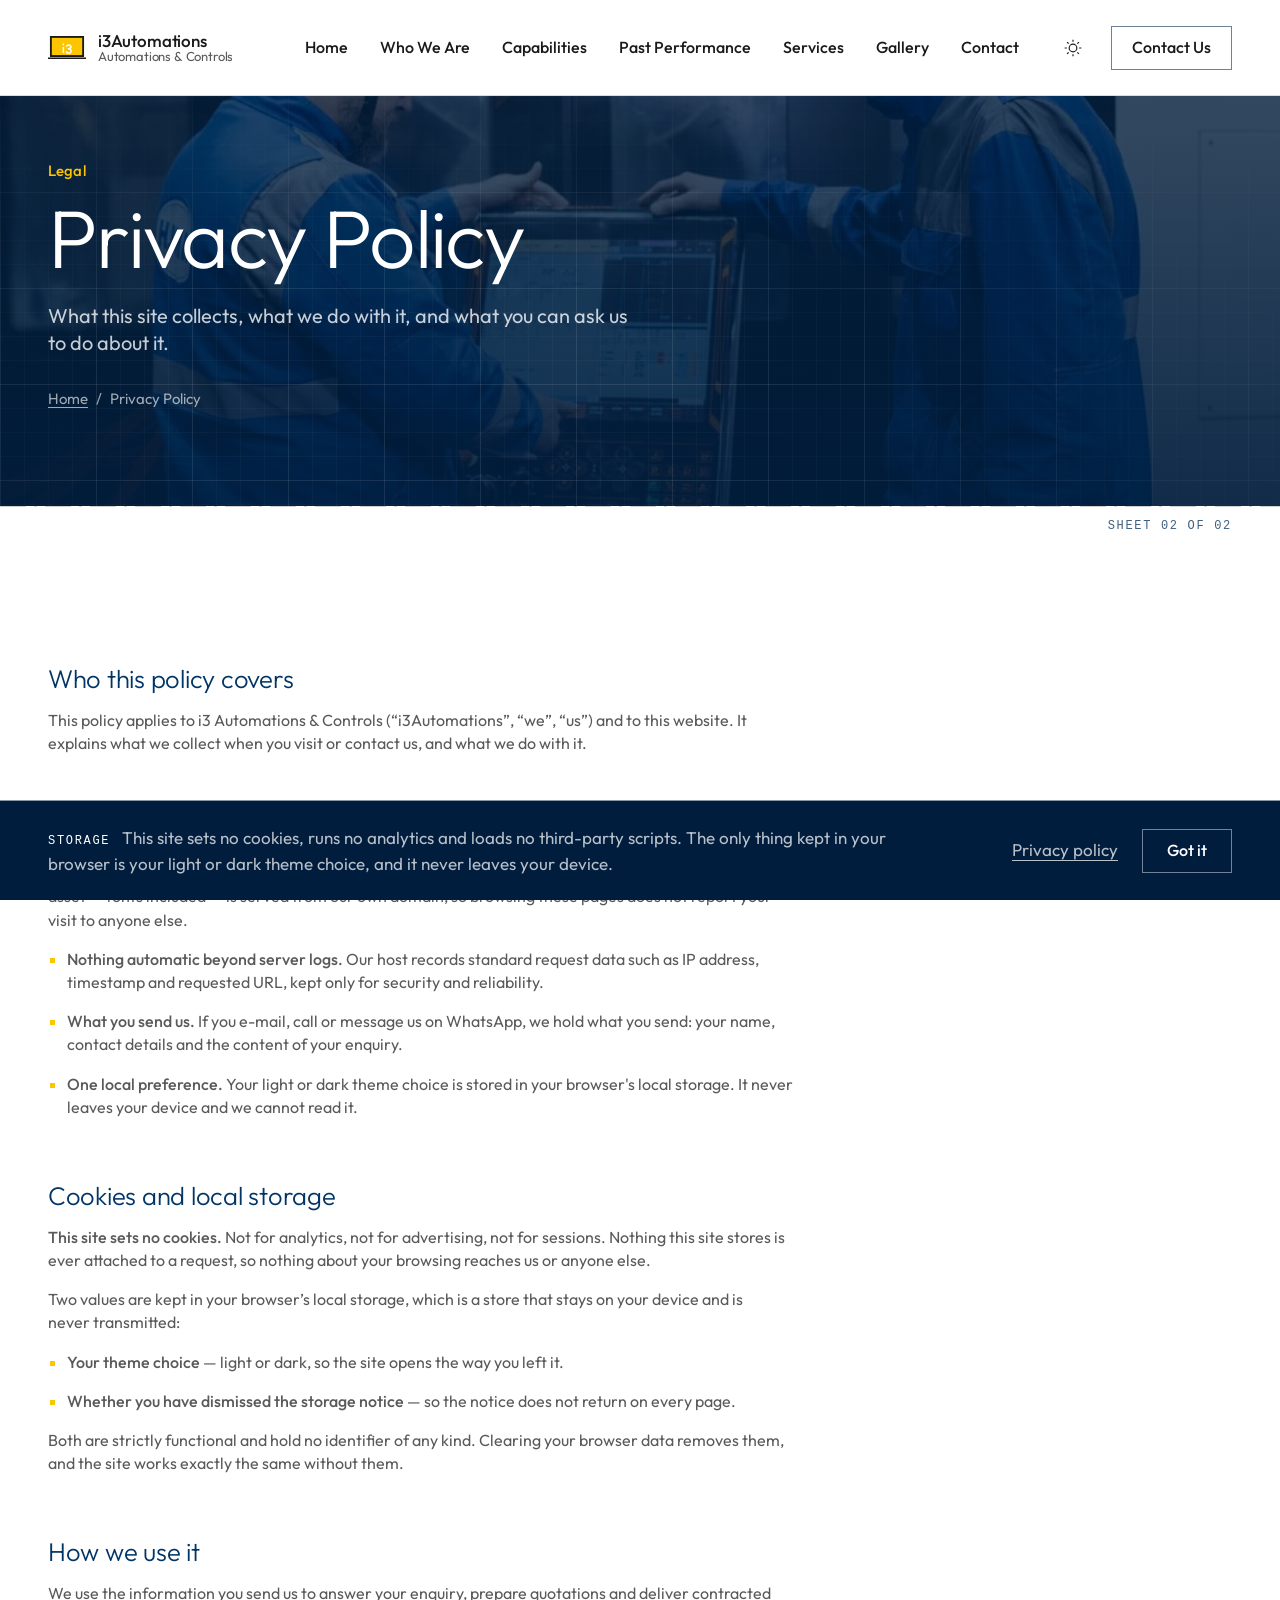
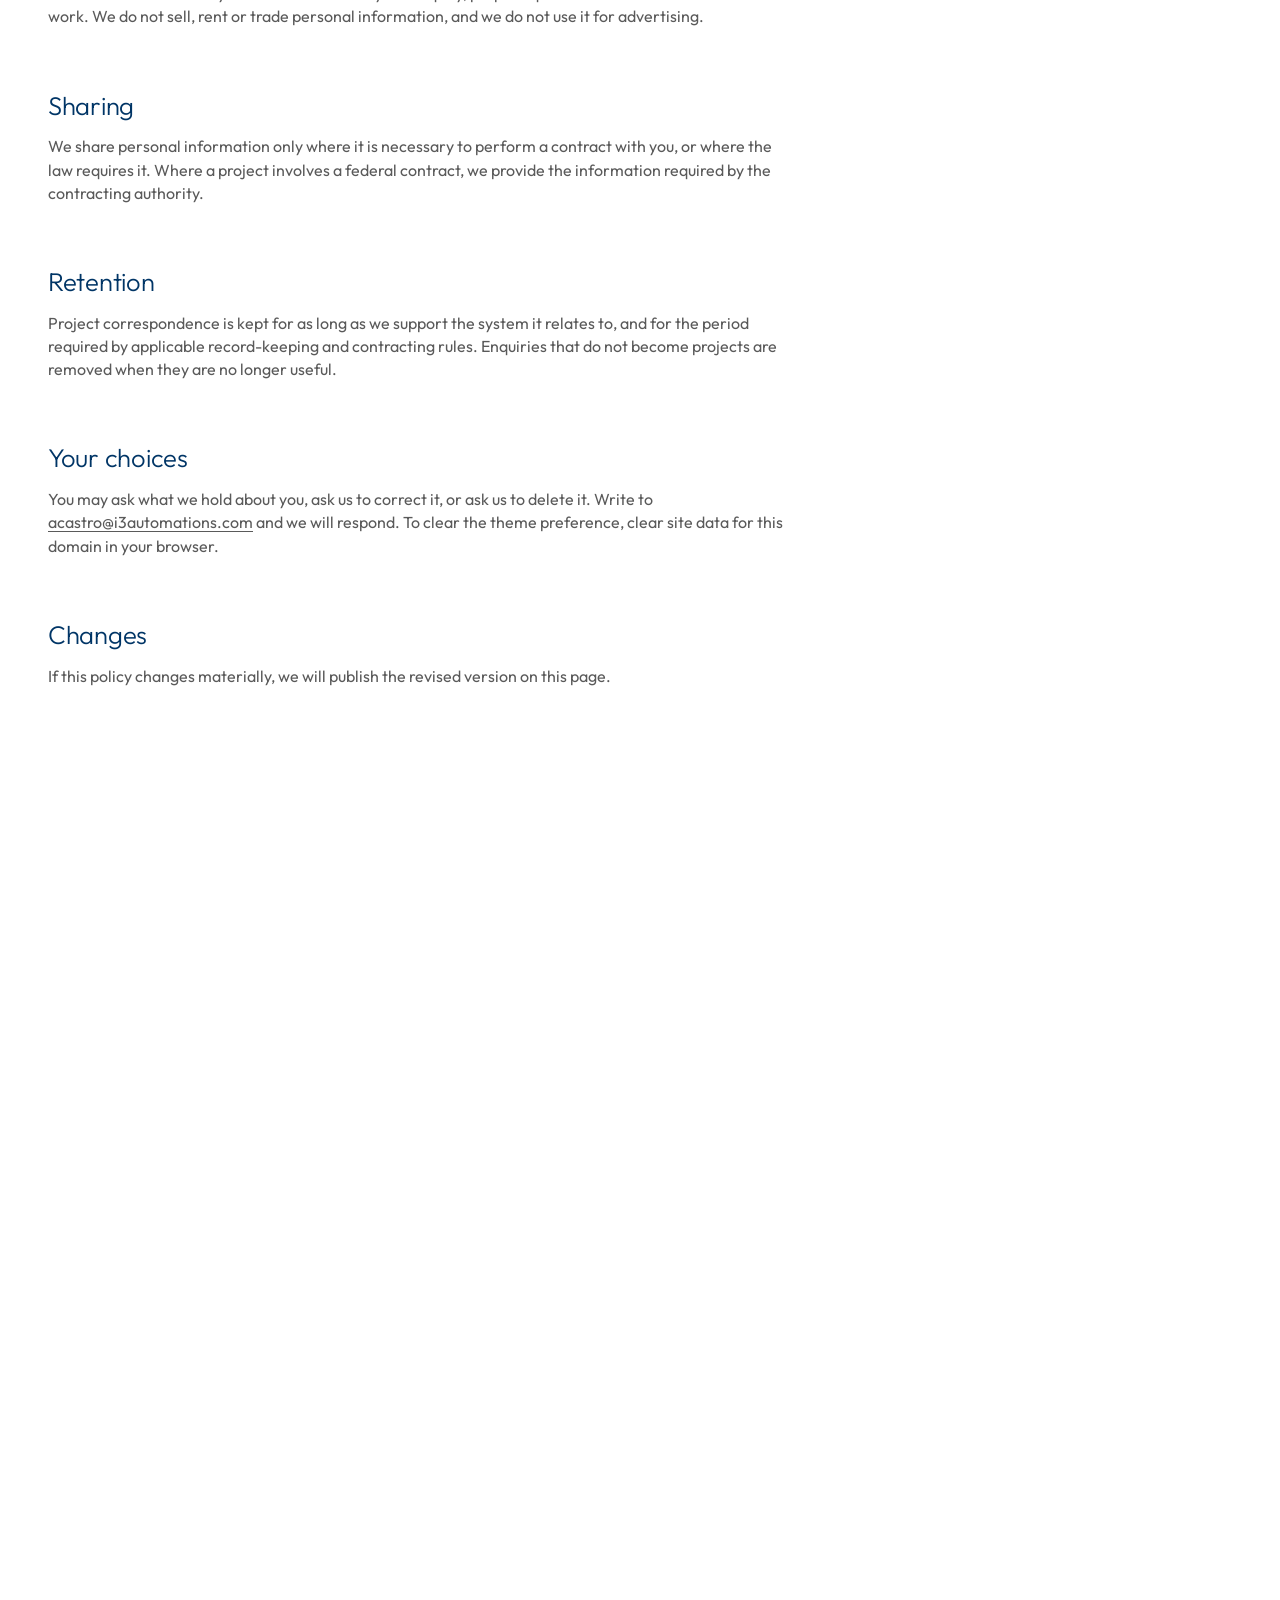
<file: site/privacy-policy.html>
<!DOCTYPE html>
<html lang="en-US">
<head>
<meta charset="utf-8">
<meta name="viewport" content="width=device-width, initial-scale=1">
<title>Privacy Policy &mdash; i3 Automations &amp; Controls</title>
<meta name="description" content="What this site collects, what we do with it, and what you can ask us to do about it.">
<link rel="canonical" href="https://i3automations.com/privacy-policy.html">
<meta name="theme-color" content="#003566" media="(prefers-color-scheme: light)">
<meta name="theme-color" content="#000C18" media="(prefers-color-scheme: dark)">

<meta property="og:type" content="website">
<meta property="og:locale" content="en_US">
<meta property="og:site_name" content="i3 Automations &amp; Controls">
<meta property="og:title" content="Privacy Policy &mdash; i3 Automations &amp; Controls">
<meta property="og:description" content="What this site collects, what we do with it, and what you can ask us to do about it.">
<meta property="og:url" content="https://i3automations.com/privacy-policy.html">
<meta property="og:image" content="https://i3automations.com/img/og/og-1200.jpg">
<meta property="og:image:type" content="image/jpeg">
<meta property="og:image:width" content="1200">
<meta property="og:image:height" content="630">
<meta property="og:image:alt" content="Privacy Policy &mdash; i3 Automations &amp; Controls">
<meta name="twitter:card" content="summary_large_image">

<link rel="icon" href="favicon.ico" sizes="16x16 32x32 48x48">
<link rel="icon" href="brand/favicon.svg" type="image/svg+xml">
<link rel="apple-touch-icon" href="brand/apple-touch-icon.png">
<link rel="manifest" href="site.webmanifest">
<link rel="preload" href="fonts/outfit-latin.woff2" as="font" type="font/woff2" crossorigin>
<link rel="stylesheet" href="css/reset.css">
<link rel="stylesheet" href="css/tokens.css">
<link rel="stylesheet" href="css/style.css">

<script>
(function () {
try {
var t = localStorage.getItem("i3-tema");
if (t === "claro" || t === "escuro") {
document.documentElement.setAttribute("data-tema", t);
}
} catch (e) {   }
})();
</script>
</head>
<body>

<a class="pular-conteudo" href="#conteudo">Skip to content</a>

<header class="nav nav--solido">
  <div class="nav__interno">
    <a class="nav__marca" href="index.html" aria-label="i3Automations — home">
      <svg class="nav__icone" viewBox="0 0 410 258" aria-hidden="true" focusable="false"><path class="moldura" d="M21 0h368v226H21z"/><rect class="moldura" x="0" y="232" width="410" height="26"/><path class="tela" d="M41 20h328v186H41z"/><rect class="glifo" x="158" y="81" width="16" height="19"/><rect class="glifo" x="158" y="118" width="16" height="65"/><path class="glifo" d="M191 112c4-14 17-24 33-24 18 0 32 12 32 28 0 10-5 18-13 22 9 4 15 13 15 24 0 18-15 31-35 31-17 0-30-9-34-24l17-6c3 9 9 14 18 14 10 0 17-6 17-15 0-9-7-15-18-15h-9v-17h8c10 0 16-5 16-13 0-8-6-13-15-13-8 0-13 4-16 12z"/></svg>
      <span class="nav__nome">i3Automations<span>Automations &amp; Controls</span></span>
    </a>

    <ul class="nav__links" role="list"><li><a href="index.html">Home</a></li><li><a href="who-we-are.html">Who We Are</a></li><li><a href="capabilities.html">Capabilities</a></li><li><a href="past-performance.html">Past Performance</a></li><li><a href="services.html">Services</a></li><li><a href="gallery.html">Gallery</a></li><li><a href="contact.html">Contact</a></li></ul>

    <div class="nav__acoes">
      <button class="tema" type="button" data-tema-alternar aria-pressed="false"
              aria-label="Switch theme">
        <svg class="tema__sol" viewBox="0 0 24 24" aria-hidden="true"><circle cx="12" cy="12" r="4.6"/><path d="M12 2v2.6M12 19.4V22M2 12h2.6M19.4 12H22M4.9 4.9l1.9 1.9M17.2 17.2l1.9 1.9M19.1 4.9l-1.9 1.9M6.8 17.2l-1.9 1.9"/></svg>
        <svg class="tema__lua" viewBox="0 0 24 24" aria-hidden="true"><path d="M20.5 14.6A8.6 8.6 0 0 1 9.4 3.5a8.6 8.6 0 1 0 11.1 11.1z"/></svg>
      </button>
      <a class="nav__cta" href="contact.html">Contact Us</a>
      <button class="nav__hamburguer" type="button" aria-expanded="false"
              aria-controls="menu-mobile" aria-label="Open menu"><span></span></button>
    </div>
  </div>

  <nav class="nav__painel" id="menu-mobile" aria-label="Main menu">
    <a href="index.html">Home</a><a href="who-we-are.html">Who We Are</a><a href="capabilities.html">Capabilities</a><a href="past-performance.html">Past Performance</a><a href="services.html">Services</a><a href="gallery.html">Gallery</a><a href="contact.html">Contact</a>
    <a class="botao botao--principal" href="contact.html">Contact Us</a>
  </nav>
</header>
<main id="conteudo">

<section class="cabecalho reticula">
  <picture><source type="image/avif" srcset="img/cabecalho/quem-somos-1127.avif 1127w" sizes="100vw"><source type="image/webp" srcset="img/cabecalho/quem-somos-1127.webp 1127w" sizes="100vw"><img class="cabecalho__foto" src="img/cabecalho/quem-somos-1127.jpg" alt="Engineers reviewing a control system" decoding="async" fetchpriority="high" ></picture>
  <div class="container">
    <p class="eyebrow">Legal</p>
    <h1>Privacy Policy</h1>
    <p class="cabecalho__lead">What this site collects, what we do with it, and what you can ask us to do about it.</p>
    <p class="trilha"><a href="index.html">Home</a><span>/</span>Privacy Policy</p>
  </div>
</section>
<section class="secao junta reveal reveal--limpo" data-folha="02 OF 02">
  <div class="container">
    <div class="texto-legal reveal"><h2>Who this policy covers</h2><p>This policy applies to i3 Automations &amp; Controls (&ldquo;i3Automations&rdquo;, &ldquo;we&rdquo;, &ldquo;us&rdquo;) and to this website. It explains what we collect when you visit or contact us, and what we do with it.</p><h2>What we collect</h2><p>This site has no contact form, no analytics tags, no advertising pixels and no third-party scripts. Every asset &mdash; fonts included &mdash; is served from our own domain, so browsing these pages does not report your visit to anyone else.</p><ul><li><strong>Nothing automatic beyond server logs.</strong> Our host records standard request data such as IP address, timestamp and requested URL, kept only for security and reliability.</li><li><strong>What you send us.</strong> If you e-mail, call or message us on WhatsApp, we hold what you send: your name, contact details and the content of your enquiry.</li><li><strong>One local preference.</strong> Your light or dark theme choice is stored in your browser's local storage. It never leaves your device and we cannot read it.</li></ul><h2>Cookies and local storage</h2><p><strong>This site sets no cookies.</strong> Not for analytics, not for advertising, not for sessions. Nothing this site stores is ever attached to a request, so nothing about your browsing reaches us or anyone else.</p><p>Two values are kept in your browser&rsquo;s local storage, which is a store that stays on your device and is never transmitted:</p><ul><li><strong>Your theme choice</strong> &mdash; light or dark, so the site opens the way you left it.</li><li><strong>Whether you have dismissed the storage notice</strong> &mdash; so the notice does not return on every page.</li></ul><p>Both are strictly functional and hold no identifier of any kind. Clearing your browser data removes them, and the site works exactly the same without them.</p><h2>How we use it</h2><p>We use the information you send us to answer your enquiry, prepare quotations and deliver contracted work. We do not sell, rent or trade personal information, and we do not use it for advertising.</p><h2>Sharing</h2><p>We share personal information only where it is necessary to perform a contract with you, or where the law requires it. Where a project involves a federal contract, we provide the information required by the contracting authority.</p><h2>Retention</h2><p>Project correspondence is kept for as long as we support the system it relates to, and for the period required by applicable record-keeping and contracting rules. Enquiries that do not become projects are removed when they are no longer useful.</p><h2>Your choices</h2><p>You may ask what we hold about you, ask us to correct it, or ask us to delete it. Write to <a href="mailto:acastro@i3automations.com">acastro@i3automations.com</a> and we will respond. To clear the theme preference, clear site data for this domain in your browser.</p><h2>Changes</h2><p>If this policy changes materially, we will publish the revised version on this page.</p></div>
  </div>
</section>

<div data-fim-conteudo aria-hidden="true"></div>
</main>

<footer class="rodape">
  <div class="container">
    <p class="rodape__headline reveal reveal--limpo" style="--n:6"><span style="--i:0">Industrial</span> <span style="--i:1">control</span> <span style="--i:2">systems,</span> <span style="--i:3">integrated</span> <span style="--i:4">and</span> <span style="--i:5">commissioned.</span></p>

    <div class="rodape__colunas">
      <div class="reveal" style="--i:1">
        <p class="rodape__titulo">Navigation</p>
        <ul class="rodape__lista" role="list"><li><a href="index.html">Home</a></li><li><a href="who-we-are.html">Who We Are</a></li><li><a href="capabilities.html">Capabilities</a></li><li><a href="past-performance.html">Past Performance</a></li><li><a href="services.html">Services</a></li><li><a href="gallery.html">Gallery</a></li><li><a href="contact.html">Contact</a></li></ul>
      </div>
      <div class="reveal" style="--i:2">
        <p class="rodape__titulo">Contact</p>
        <ul class="rodape__lista" role="list">
          <li><a href="tel:+14078200299">Sales &amp; Services <span class="nowrap">+1 (407) 820-0299</span></a></li>
          <li><a href="tel:+19416661880">Support <span class="nowrap">+1 (941) 666-1880</span></a></li>
          <li><a href="mailto:acastro@i3automations.com">acastro@i3automations.com</a></li>
          <li><a href="https://wa.me/14078200299" target="_blank" rel="noopener">WhatsApp</a></li>
        </ul>
      </div>
      <div class="reveal" style="--i:3">
        <p class="rodape__titulo">Vendor profile</p>
        <ul class="rodape__lista" role="list">
          <li>UEI <span class="mono">XUZ4WKEZLS67</span></li>
          <li>CAGE <span class="mono">9ZJM6</span></li>
          <li>NAICS <span class="mono">541511</span></li>
          <li>Lakewood Ranch, Florida</li>
        </ul>
      </div>
      <div class="reveal" style="--i:4">
        <p class="rodape__titulo">Social</p>
        <ul class="rodape__lista" role="list"><li><a href="https://www.linkedin.com/company/i3automations/" target="_blank" rel="noopener">LinkedIn</a></li><li><a href="https://www.facebook.com/i3automations" target="_blank" rel="noopener">Facebook</a></li><li><a href="https://www.youtube.com/@i3automations" target="_blank" rel="noopener">YouTube</a></li><li><a href="https://www.instagram.com/i3automations.plc" target="_blank" rel="noopener">Instagram</a></li></ul>
      </div>
    </div>

    <div class="rodape__base reveal" style="--i:5">
      <span class="rodape__marca"><svg class="rodape__icone" viewBox="0 0 410 258" aria-hidden="true" focusable="false"><path class="moldura" d="M21 0h368v226H21z"/><rect class="moldura" x="0" y="232" width="410" height="26"/><path class="tela" d="M41 20h328v186H41z"/><rect class="glifo" x="158" y="81" width="16" height="19"/><rect class="glifo" x="158" y="118" width="16" height="65"/><path class="glifo" d="M191 112c4-14 17-24 33-24 18 0 32 12 32 28 0 10-5 18-13 22 9 4 15 13 15 24 0 18-15 31-35 31-17 0-30-9-34-24l17-6c3 9 9 14 18 14 10 0 17-6 17-15 0-9-7-15-18-15h-9v-17h8c10 0 16-5 16-13 0-8-6-13-15-13-8 0-13 4-16 12z"/></svg> i3 Automations &amp; Controls</span>
      <span>&copy; <span data-ano>2026</span>. All rights reserved.</span>
      <span class="rodape__legais">
        <a href="privacy-policy.html">Privacy Policy</a>
        <a href="terms-and-conditions.html">Terms and Conditions</a>
      </span>
    </div>
  </div>
</footer>
<aside class="aviso" id="aviso-armazenamento" role="region"
       aria-label="Storage notice" hidden>
  <div class="aviso__interno">
    <p class="aviso__texto">
      <b class="aviso__rotulo">Storage</b>
      This site sets no cookies, runs no analytics and loads no third-party
      scripts. The only thing kept in your browser is your light or dark theme
      choice, and it never leaves your device.
    </p>
    <div class="aviso__acoes">
      <a class="aviso__link" href="privacy-policy.html">Privacy policy</a>
      <button class="aviso__botao" type="button" data-aviso-ok>Got it</button>
    </div>
  </div>
</aside>
<script src="js/main.js" defer></script>

<script type="application/ld+json">
{
"@context": "https://schema.org",
"@type": "ProfessionalService",
"name": "i3 Automations & Controls",
"alternateName": "i3Automations",
"url": "https://i3automations.com/",
"logo": "https://i3automations.com/brand/logo-icone.svg",
"image": "https://i3automations.com/img/og/og-1200.jpg",
"email": "acastro@i3automations.com",
"telephone": "+1-407-820-0299",
"foundingDate": "2000",
"address": {
"@type": "PostalAddress",
"addressLocality": "Lakewood Ranch",
"addressRegion": "FL",
"addressCountry": "US"
},
"areaServed": "US",
"description": "Industrial automation integration: control panels, PLC and SCADA programming, commissioning and instrumentation. Federal contractor since 2000.",
"knowsAbout": [
"PLC programming", "SCADA", "HMI", "Control panels", "Commissioning",
"Instrumentation", "Motor control centers", "Rockwell Automation", "Siemens",
"Schneider Electric", "Ignition", "VTScada", "Canary Labs", "AVEVA PI System"
],
"sameAs": ["https://www.linkedin.com/company/i3automations/", "https://www.facebook.com/i3automations", "https://www.youtube.com/@i3automations", "https://www.instagram.com/i3automations.plc"]
}
</script>
<script type="application/ld+json">
{"@context":"https://schema.org","@type":"BreadcrumbList","itemListElement":[
{"@type":"ListItem","position":1,"name":"Home","item":"https://i3automations.com/"},
{"@type":"ListItem","position":2,"name":"Privacy Policy","item":"https://i3automations.com/privacy-policy.html"}]}
</script>
</body>
</html>
</file>
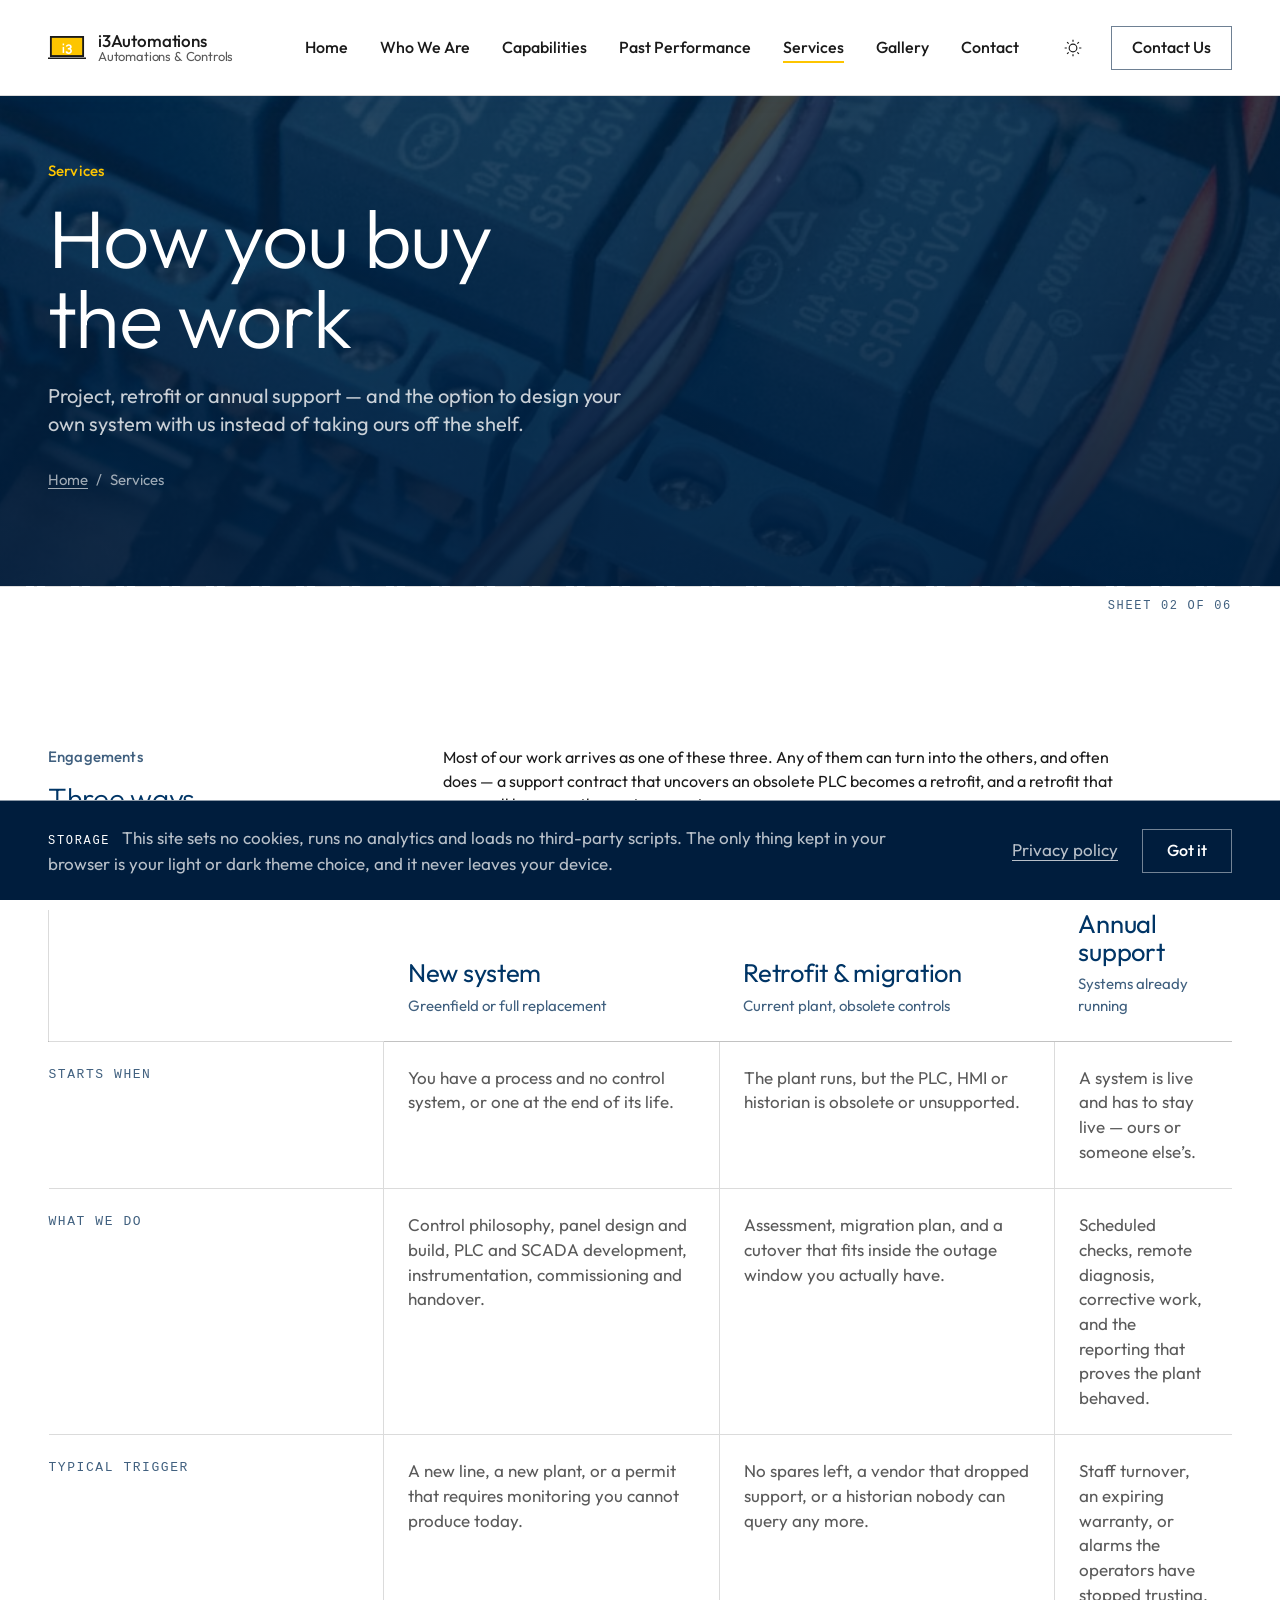
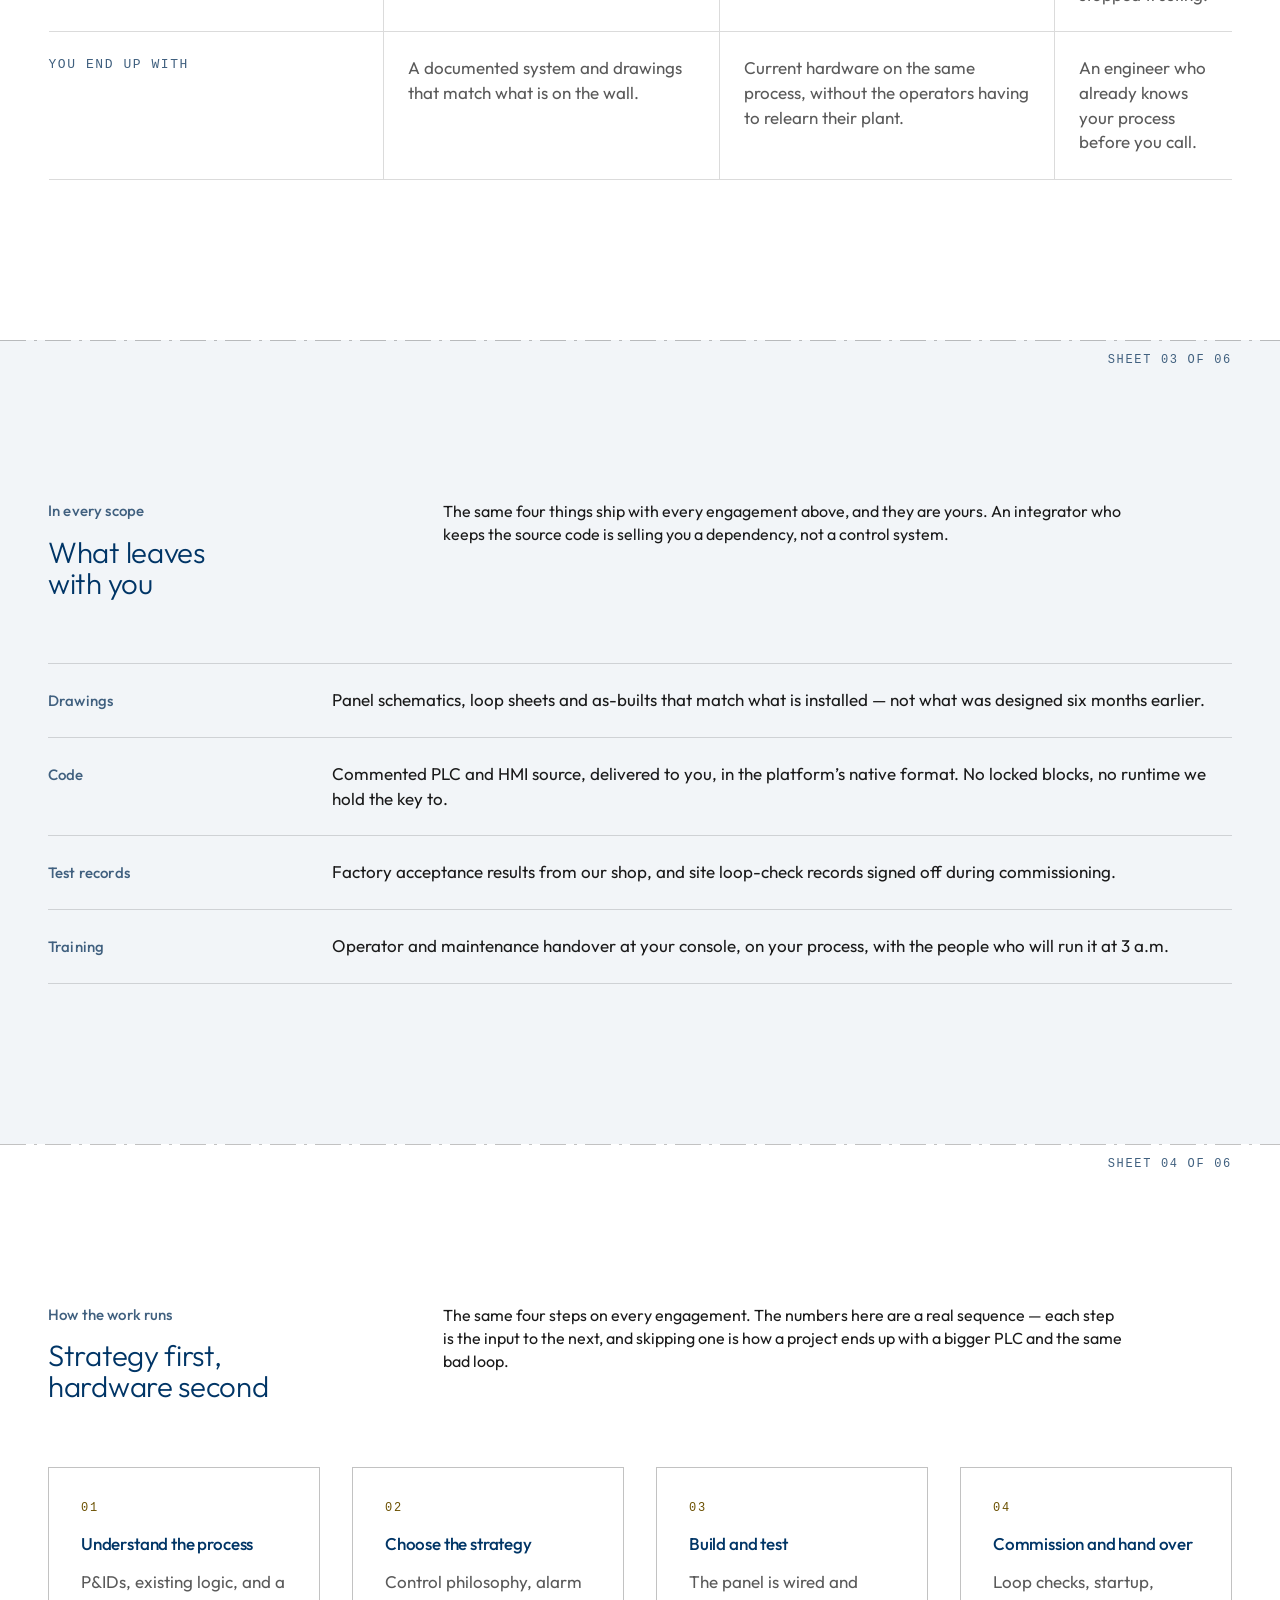
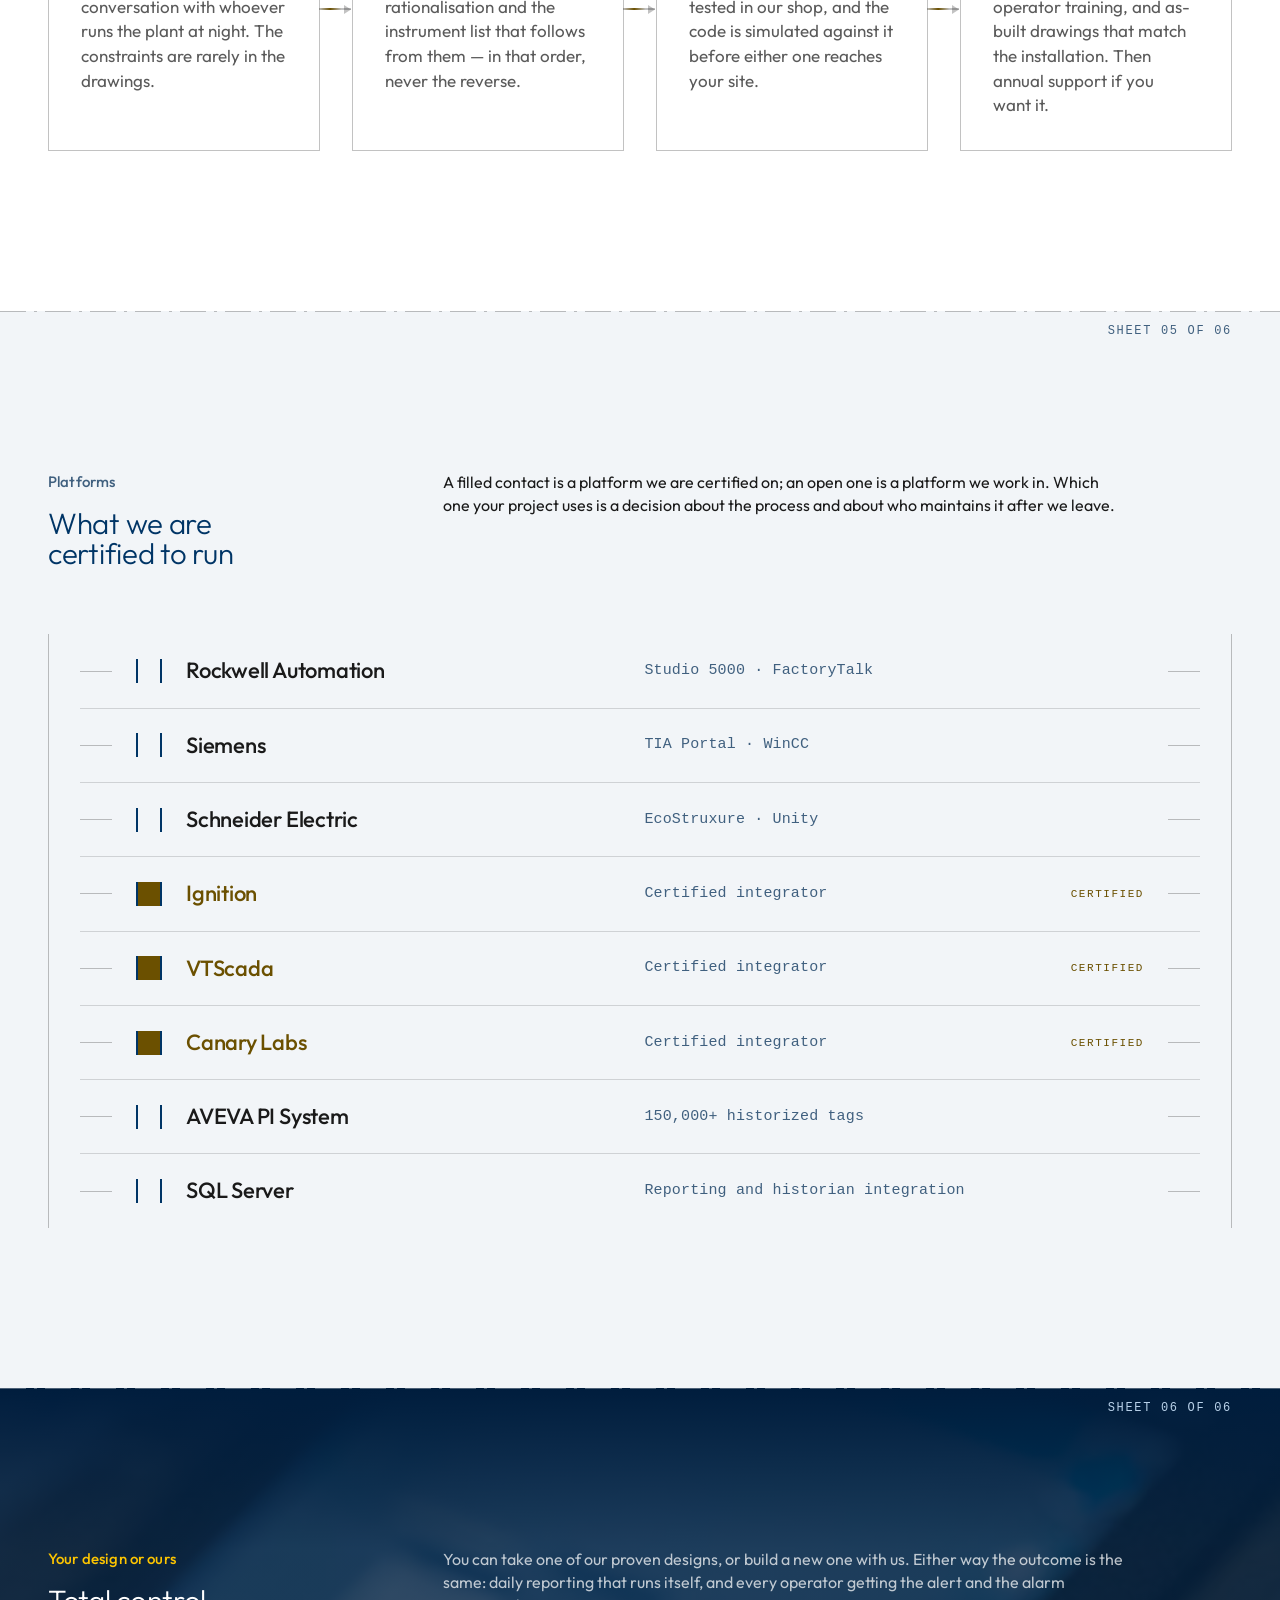
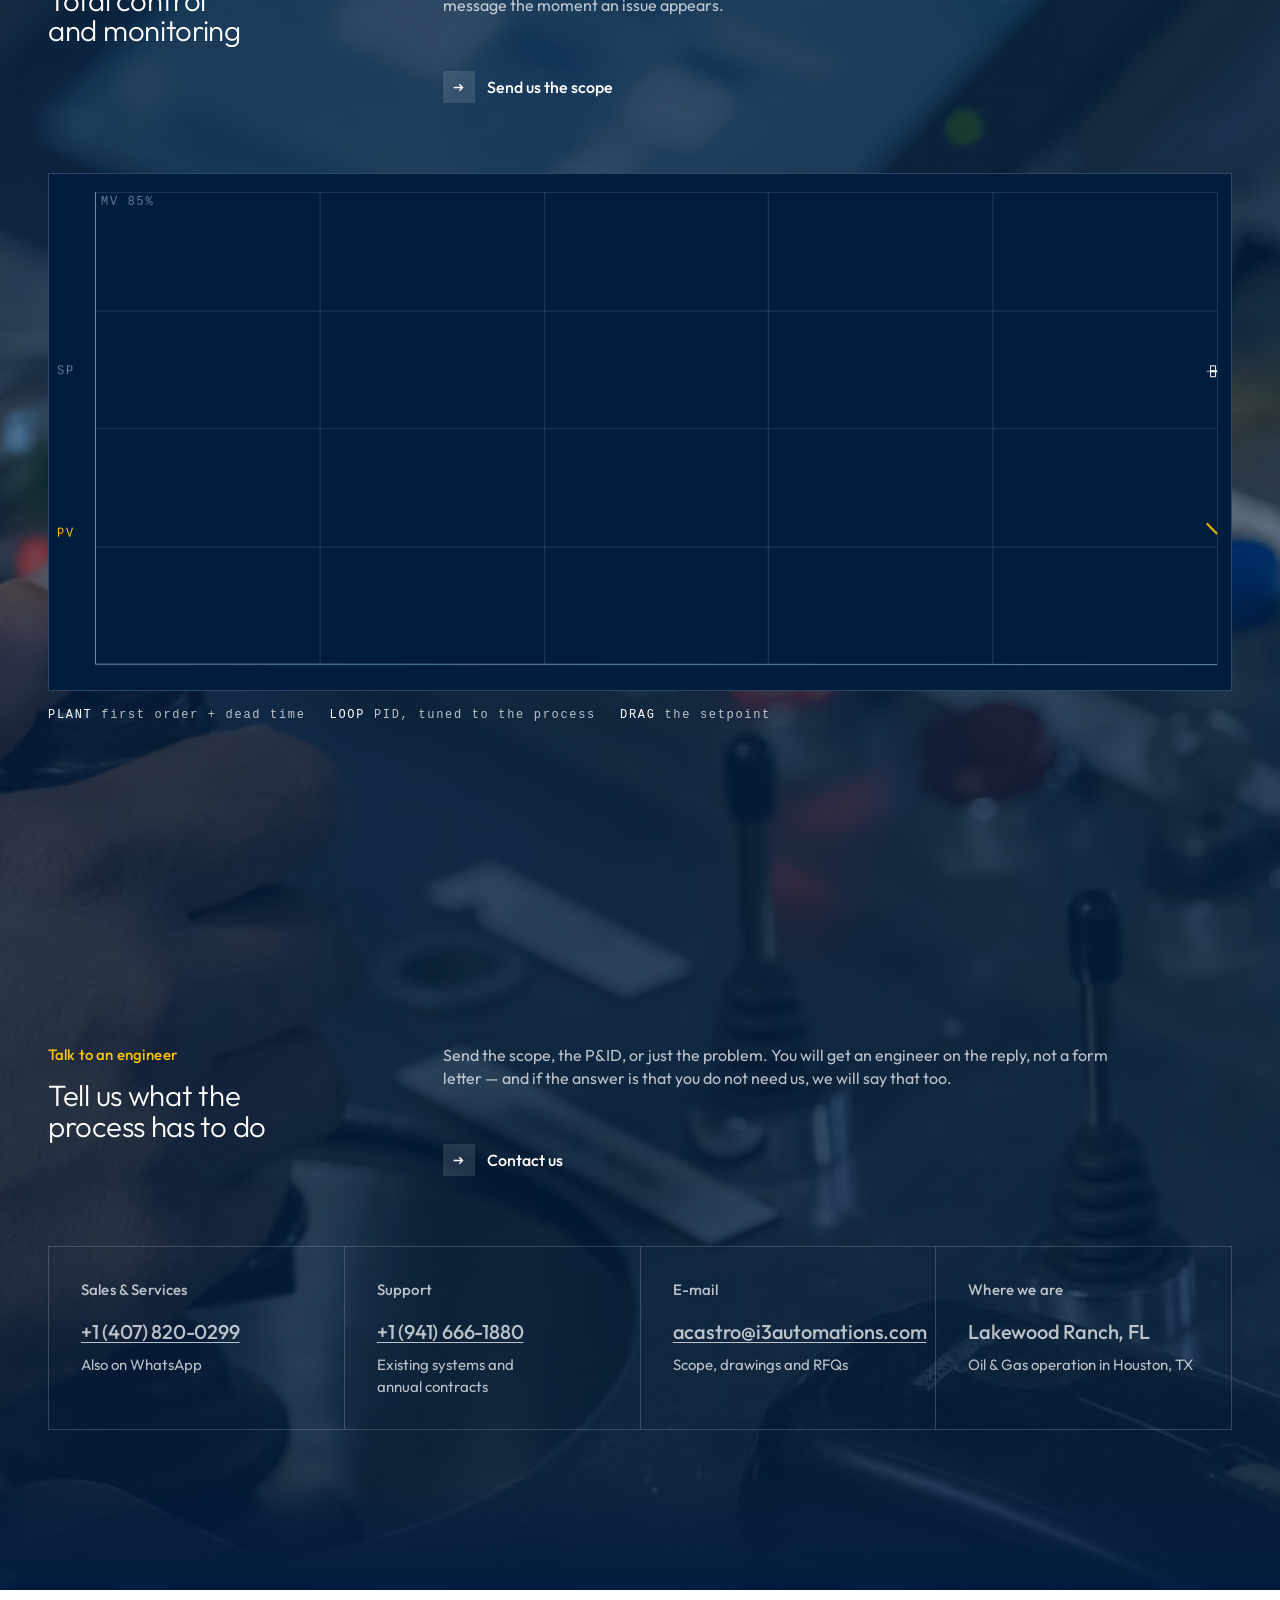
<file: site/services.html>
<!DOCTYPE html>
<html lang="en-US">
<head>
<meta charset="utf-8">
<meta name="viewport" content="width=device-width, initial-scale=1">
<title>Services &mdash; i3 Automations &amp; Controls</title>
<meta name="description" content="New control systems, retrofit and migration, and annual controls support. Drawings, commented code, test records and operator training in every scope.">
<link rel="canonical" href="https://i3automations.com/services.html">
<meta name="theme-color" content="#003566" media="(prefers-color-scheme: light)">
<meta name="theme-color" content="#000C18" media="(prefers-color-scheme: dark)">

<meta property="og:type" content="website">
<meta property="og:locale" content="en_US">
<meta property="og:site_name" content="i3 Automations &amp; Controls">
<meta property="og:title" content="Services &mdash; i3 Automations &amp; Controls">
<meta property="og:description" content="New control systems, retrofit and migration, and annual controls support. Drawings, commented code, test records and operator training in every scope.">
<meta property="og:url" content="https://i3automations.com/services.html">
<meta property="og:image" content="https://i3automations.com/img/og/services-1200.jpg">
<meta property="og:image:type" content="image/jpeg">
<meta property="og:image:width" content="1200">
<meta property="og:image:height" content="630">
<meta property="og:image:alt" content="Services &mdash; i3 Automations &amp; Controls">
<meta name="twitter:card" content="summary_large_image">

<link rel="icon" href="favicon.ico" sizes="16x16 32x32 48x48">
<link rel="icon" href="brand/favicon.svg" type="image/svg+xml">
<link rel="apple-touch-icon" href="brand/apple-touch-icon.png">
<link rel="manifest" href="site.webmanifest">
<link rel="preload" href="fonts/outfit-latin.woff2" as="font" type="font/woff2" crossorigin>
<link rel="stylesheet" href="css/reset.css">
<link rel="stylesheet" href="css/tokens.css">
<link rel="stylesheet" href="css/style.css">

<script>
(function () {
try {
var t = localStorage.getItem("i3-tema");
if (t === "claro" || t === "escuro") {
document.documentElement.setAttribute("data-tema", t);
}
} catch (e) {   }
})();
</script>
</head>
<body>

<a class="pular-conteudo" href="#conteudo">Skip to content</a>

<header class="nav nav--solido">
  <div class="nav__interno">
    <a class="nav__marca" href="index.html" aria-label="i3Automations — home">
      <svg class="nav__icone" viewBox="0 0 410 258" aria-hidden="true" focusable="false"><path class="moldura" d="M21 0h368v226H21z"/><rect class="moldura" x="0" y="232" width="410" height="26"/><path class="tela" d="M41 20h328v186H41z"/><rect class="glifo" x="158" y="81" width="16" height="19"/><rect class="glifo" x="158" y="118" width="16" height="65"/><path class="glifo" d="M191 112c4-14 17-24 33-24 18 0 32 12 32 28 0 10-5 18-13 22 9 4 15 13 15 24 0 18-15 31-35 31-17 0-30-9-34-24l17-6c3 9 9 14 18 14 10 0 17-6 17-15 0-9-7-15-18-15h-9v-17h8c10 0 16-5 16-13 0-8-6-13-15-13-8 0-13 4-16 12z"/></svg>
      <span class="nav__nome">i3Automations<span>Automations &amp; Controls</span></span>
    </a>

    <ul class="nav__links" role="list"><li><a href="index.html">Home</a></li><li><a href="who-we-are.html">Who We Are</a></li><li><a href="capabilities.html">Capabilities</a></li><li><a href="past-performance.html">Past Performance</a></li><li><a href="services.html" aria-current="page">Services</a></li><li><a href="gallery.html">Gallery</a></li><li><a href="contact.html">Contact</a></li></ul>

    <div class="nav__acoes">
      <button class="tema" type="button" data-tema-alternar aria-pressed="false"
              aria-label="Switch theme">
        <svg class="tema__sol" viewBox="0 0 24 24" aria-hidden="true"><circle cx="12" cy="12" r="4.6"/><path d="M12 2v2.6M12 19.4V22M2 12h2.6M19.4 12H22M4.9 4.9l1.9 1.9M17.2 17.2l1.9 1.9M19.1 4.9l-1.9 1.9M6.8 17.2l-1.9 1.9"/></svg>
        <svg class="tema__lua" viewBox="0 0 24 24" aria-hidden="true"><path d="M20.5 14.6A8.6 8.6 0 0 1 9.4 3.5a8.6 8.6 0 1 0 11.1 11.1z"/></svg>
      </button>
      <a class="nav__cta" href="contact.html">Contact Us</a>
      <button class="nav__hamburguer" type="button" aria-expanded="false"
              aria-controls="menu-mobile" aria-label="Open menu"><span></span></button>
    </div>
  </div>

  <nav class="nav__painel" id="menu-mobile" aria-label="Main menu">
    <a href="index.html">Home</a><a href="who-we-are.html">Who We Are</a><a href="capabilities.html">Capabilities</a><a href="past-performance.html">Past Performance</a><a href="services.html" aria-current="page">Services</a><a href="gallery.html">Gallery</a><a href="contact.html">Contact</a>
    <a class="botao botao--principal" href="contact.html">Contact Us</a>
  </nav>
</header>
<main id="conteudo">

<section class="cabecalho">
  <picture><source type="image/avif" srcset="img/cabecalho/servicos-1280.avif 1280w, img/cabecalho/servicos-1920.avif 1920w" sizes="100vw"><source type="image/webp" srcset="img/cabecalho/servicos-1280.webp 1280w, img/cabecalho/servicos-1920.webp 1920w" sizes="100vw"><img class="cabecalho__foto" src="img/cabecalho/servicos-1920.jpg" alt="Relay and terminal wiring inside a control panel" decoding="async" fetchpriority="high" ></picture>
  <div class="container">
    <p class="eyebrow">Services</p>
    <h1>How you buy <br>the work</h1>
    <p class="cabecalho__lead">Project, retrofit or annual support &mdash; and the option to design your own system with us instead of taking ours off the shelf.</p>
    <p class="trilha"><a href="index.html">Home</a><span>/</span>Services</p>
  </div>
</section>
<section class="secao junta reveal reveal--limpo" id="engagements" data-folha="02 OF 06">
  <div class="container">
    <div class="bloco reveal">
      <div class="bloco__esq">
        <p class="eyebrow">Engagements</p>
        <h2>Three ways <br>this usually starts</h2>
      </div>
      <div class="bloco__dir">
        <p class="corpo">Most of our work arrives as one of these three. Any of them can
        turn into the others, and often does &mdash; a support contract that uncovers an
        obsolete PLC becomes a retrofit, and a retrofit that goes well becomes the next
        new system.</p>
      </div>
    </div>
    <div class="oferta-rolo reveal"><table class="oferta"><caption class="sr-so">How the three engagements compare</caption><thead><tr><td></td><th scope="col"><span class="oferta__nome">New system</span><span class="oferta__resumo">Greenfield or full replacement</span></th><th scope="col"><span class="oferta__nome">Retrofit &amp; migration</span><span class="oferta__resumo">Current plant, obsolete controls</span></th><th scope="col"><span class="oferta__nome">Annual support</span><span class="oferta__resumo">Systems already running</span></th></tr></thead><tbody><tr><th scope="row">Starts when</th><td><span class="oferta__rotulo" aria-hidden="true">New system</span>You have a process and no control system, or one at the end of its life.</td><td><span class="oferta__rotulo" aria-hidden="true">Retrofit &amp; migration</span>The plant runs, but the PLC, HMI or historian is obsolete or unsupported.</td><td><span class="oferta__rotulo" aria-hidden="true">Annual support</span>A system is live and has to stay live &mdash; ours or someone else&rsquo;s.</td></tr><tr><th scope="row">What we do</th><td><span class="oferta__rotulo" aria-hidden="true">New system</span>Control philosophy, panel design and build, PLC and SCADA development, instrumentation, commissioning and handover.</td><td><span class="oferta__rotulo" aria-hidden="true">Retrofit &amp; migration</span>Assessment, migration plan, and a cutover that fits inside the outage window you actually have.</td><td><span class="oferta__rotulo" aria-hidden="true">Annual support</span>Scheduled checks, remote diagnosis, corrective work, and the reporting that proves the plant behaved.</td></tr><tr><th scope="row">Typical trigger</th><td><span class="oferta__rotulo" aria-hidden="true">New system</span>A new line, a new plant, or a permit that requires monitoring you cannot produce today.</td><td><span class="oferta__rotulo" aria-hidden="true">Retrofit &amp; migration</span>No spares left, a vendor that dropped support, or a historian nobody can query any more.</td><td><span class="oferta__rotulo" aria-hidden="true">Annual support</span>Staff turnover, an expiring warranty, or alarms the operators have stopped trusting.</td></tr><tr><th scope="row">You end up with</th><td><span class="oferta__rotulo" aria-hidden="true">New system</span>A documented system and drawings that match what is on the wall.</td><td><span class="oferta__rotulo" aria-hidden="true">Retrofit &amp; migration</span>Current hardware on the same process, without the operators having to relearn their plant.</td><td><span class="oferta__rotulo" aria-hidden="true">Annual support</span>An engineer who already knows your process before you call.</td></tr></tbody></table></div>
  </div>
</section>

<section class="secao secao--offwhite junta reveal reveal--limpo" id="deliverables" data-folha="03 OF 06">
  <div class="container">
    <div class="bloco reveal">
      <div class="bloco__esq">
        <p class="eyebrow">In every scope</p>
        <h2>What leaves <br>with you</h2>
      </div>
      <div class="bloco__dir">
        <p class="corpo">The same four things ship with every engagement above, and they
        are yours. An integrator who keeps the source code is selling you a dependency,
        not a control system.</p>
      </div>
    </div>

    <div class="dados reveal" style="margin-top: var(--gap-bloco)">
      <div class="dados__linha"><p class="dados__rotulo">Drawings</p>
      <p class="dados__valor">Panel schematics, loop sheets and as-builts that match what
      is installed &mdash; not what was designed six months earlier.</p></div>
      <div class="dados__linha"><p class="dados__rotulo">Code</p>
      <p class="dados__valor">Commented PLC and HMI source, delivered to you, in the
      platform&rsquo;s native format. No locked blocks, no runtime we hold the key to.</p></div>
      <div class="dados__linha"><p class="dados__rotulo">Test records</p>
      <p class="dados__valor">Factory acceptance results from our shop, and site
      loop-check records signed off during commissioning.</p></div>
      <div class="dados__linha"><p class="dados__rotulo">Training</p>
      <p class="dados__valor">Operator and maintenance handover at your console, on your
      process, with the people who will run it at 3 a.m.</p></div>
    </div>
  </div>
</section>

<section class="secao junta reveal reveal--limpo" id="method" data-folha="04 OF 06">
  <div class="container">
    <div class="bloco reveal">
      <div class="bloco__esq">
        <p class="eyebrow">How the work runs</p>
        <h2>Strategy first, <br>hardware second</h2>
      </div>
      <div class="bloco__dir">
        <p class="corpo">The same four steps on every engagement. The numbers here are a
        real sequence &mdash; each step is the input to the next, and skipping one is how
        a project ends up with a bigger PLC and the same bad loop.</p>
      </div>
    </div>
    <div class="diagrama"><div class="diagrama__passo reveal" style="--i:0;--s:0"><p class="diagrama__num">01</p><h3 class="diagrama__nome">Understand the process</h3><p class="diagrama__txt">P&amp;IDs, existing logic, and a conversation with whoever runs the plant at night. The constraints are rarely in the drawings.</p><span class="diagrama__topo" aria-hidden="true"></span><span class="diagrama__sinal" aria-hidden="true"></span></div><div class="diagrama__passo reveal" style="--i:1;--s:1"><p class="diagrama__num">02</p><h3 class="diagrama__nome">Choose the strategy</h3><p class="diagrama__txt">Control philosophy, alarm rationalisation and the instrument list that follows from them &mdash; in that order, never the reverse.</p><span class="diagrama__topo" aria-hidden="true"></span><span class="diagrama__sinal" aria-hidden="true"></span></div><div class="diagrama__passo reveal" style="--i:2;--s:2"><p class="diagrama__num">03</p><h3 class="diagrama__nome">Build and test</h3><p class="diagrama__txt">The panel is wired and tested in our shop, and the code is simulated against it before either one reaches your site.</p><span class="diagrama__topo" aria-hidden="true"></span><span class="diagrama__sinal" aria-hidden="true"></span></div><div class="diagrama__passo reveal" style="--i:3;--s:3"><p class="diagrama__num">04</p><h3 class="diagrama__nome">Commission and hand over</h3><p class="diagrama__txt">Loop checks, startup, operator training, and as-built drawings that match the installation. Then annual support if you want it.</p><span class="diagrama__topo" aria-hidden="true"></span><span class="diagrama__sinal" aria-hidden="true"></span></div></div>
  </div>
</section>

<section class="secao secao--offwhite junta reveal reveal--limpo" id="platforms" data-folha="05 OF 06">
  <div class="container">
    <div class="bloco reveal">
      <div class="bloco__esq">
        <p class="eyebrow">Platforms</p>
        <h2>What we are <br>certified to run</h2>
      </div>
      <div class="bloco__dir">
        <p class="corpo">A filled contact is a platform we are certified on; an open one
        is a platform we work in. Which one your project uses is a decision about the
        process and about who maintains it after we leave.</p>
      </div>
    </div>
    <div class="escada"><div class="escada__degrau reveal" style="--i:0"><span class="escada__fio" aria-hidden="true"></span><span class="escada__contato" aria-hidden="true"></span><p class="escada__nome">Rockwell Automation</p><p class="escada__papel">Studio 5000 · FactoryTalk</p><span class="escada__fio escada__fio--fim" aria-hidden="true"></span></div><div class="escada__degrau reveal" style="--i:1"><span class="escada__fio" aria-hidden="true"></span><span class="escada__contato" aria-hidden="true"></span><p class="escada__nome">Siemens</p><p class="escada__papel">TIA Portal · WinCC</p><span class="escada__fio escada__fio--fim" aria-hidden="true"></span></div><div class="escada__degrau reveal" style="--i:2"><span class="escada__fio" aria-hidden="true"></span><span class="escada__contato" aria-hidden="true"></span><p class="escada__nome">Schneider Electric</p><p class="escada__papel">EcoStruxure · Unity</p><span class="escada__fio escada__fio--fim" aria-hidden="true"></span></div><div class="escada__degrau escada__degrau--certificada reveal" style="--i:3"><span class="escada__fio" aria-hidden="true"></span><span class="escada__contato" aria-hidden="true"></span><p class="escada__nome">Ignition</p><p class="escada__papel">Certified integrator<span class="escada__selo">CERTIFIED</span></p><span class="escada__fio escada__fio--fim" aria-hidden="true"></span></div><div class="escada__degrau escada__degrau--certificada reveal" style="--i:4"><span class="escada__fio" aria-hidden="true"></span><span class="escada__contato" aria-hidden="true"></span><p class="escada__nome">VTScada</p><p class="escada__papel">Certified integrator<span class="escada__selo">CERTIFIED</span></p><span class="escada__fio escada__fio--fim" aria-hidden="true"></span></div><div class="escada__degrau escada__degrau--certificada reveal" style="--i:5"><span class="escada__fio" aria-hidden="true"></span><span class="escada__contato" aria-hidden="true"></span><p class="escada__nome">Canary Labs</p><p class="escada__papel">Certified integrator<span class="escada__selo">CERTIFIED</span></p><span class="escada__fio escada__fio--fim" aria-hidden="true"></span></div><div class="escada__degrau reveal" style="--i:6"><span class="escada__fio" aria-hidden="true"></span><span class="escada__contato" aria-hidden="true"></span><p class="escada__nome">AVEVA PI System</p><p class="escada__papel">150,000+ historized tags</p><span class="escada__fio escada__fio--fim" aria-hidden="true"></span></div><div class="escada__degrau reveal" style="--i:7"><span class="escada__fio" aria-hidden="true"></span><span class="escada__contato" aria-hidden="true"></span><p class="escada__nome">SQL Server</p><p class="escada__papel">Reporting and historian integration</p><span class="escada__fio escada__fio--fim" aria-hidden="true"></span></div></div>
  </div>
</section>



<div class="dupla">
  <picture><source type="image/avif" srcset="img/dupla/comando-1280.avif 1280w, img/dupla/comando-1920.avif 1920w, img/dupla/comando-2560.avif 2560w" sizes="100vw"><source type="image/webp" srcset="img/dupla/comando-1280.webp 1280w, img/dupla/comando-1920.webp 1920w, img/dupla/comando-2560.webp 2560w" sizes="100vw"><img class="dupla__foto" src="img/dupla/comando-2560.jpg" alt="Operator hand on a joystick at a control desk with pushbuttons and HMI screens" loading="lazy" decoding="async" ></picture>
<section class="secao secao--escura junta reveal reveal--limpo" id="reporting" data-folha="06 OF 06">
  <div class="container">
    <div class="bloco reveal">
      <div class="bloco__esq">
        <p class="eyebrow">Your design or ours</p>
        <h2>Total control <br>and monitoring</h2>
      </div>
      <div class="bloco__dir">
        <p class="corpo">You can take one of our proven designs, or build a new one with
        us. Either way the outcome is the same: daily reporting that runs itself, and
        every operator getting the alert and the alarm message the moment an issue
        appears.</p>
        <a class="cta" href="contact.html"><span class="cta__chip" aria-hidden="true"><svg viewBox="0 0 16 16" fill="none" stroke="currentColor" stroke-width="1.6"><path d="M2 8h11M9 4l4 4-4 4"/></svg></span>Send us the scope</a>
      </div>
    </div>
    <div class="peca malha" data-malha><canvas class="peca__tela"></canvas><p class="peca__reserva">PID CONTROL LOOP &mdash; DRAG THE SETPOINT</p></div><p class="peca__cota"><span><strong>PLANT</strong> first order + dead time</span><span><strong>LOOP</strong> PID, tuned to the process</span><span><strong>DRAG</strong> the setpoint</span></p>
  </div>
</section>

<section class="secao secao--escura" id="contact">
  <div class="container">
    <div class="bloco reveal">
      <div class="bloco__esq">
        <p class="eyebrow">Talk to an engineer</p>
        <h2>Tell us what the <br>process has to do</h2>
      </div>
      <div class="bloco__dir">
        <p class="corpo">Send the scope, the P&amp;ID, or just the problem. You will get an
        engineer on the reply, not a form letter — and if the answer is that you do not
        need us, we will say that too.</p>
        <a class="cta" href="contact.html"><span class="cta__chip" aria-hidden="true"><svg viewBox="0 0 16 16" fill="none" stroke="currentColor" stroke-width="1.6"><path d="M2 8h11M9 4l4 4-4 4"/></svg></span>Contact us</a>
      </div>
    </div>

    <div class="contato reveal">
      <div class="contato__bloco">
        <p class="contato__rotulo">Sales &amp; Services</p>
        <p class="contato__valor"><a href="tel:+14078200299">+1 (407) 820-0299</a></p>
        <p class="contato__nota">Also on WhatsApp</p>
      </div>
      <div class="contato__bloco">
        <p class="contato__rotulo">Support</p>
        <p class="contato__valor"><a href="tel:+19416661880">+1 (941) 666-1880</a></p>
        <p class="contato__nota">Existing systems and annual contracts</p>
      </div>
      <div class="contato__bloco">
        <p class="contato__rotulo">E-mail</p>
        <p class="contato__valor"><a href="mailto:acastro@i3automations.com">acastro@i3automations.com</a></p>
        <p class="contato__nota">Scope, drawings and RFQs</p>
      </div>
      <div class="contato__bloco">
        <p class="contato__rotulo">Where we are</p>
        <p class="contato__valor">Lakewood Ranch, FL</p>
        <p class="contato__nota">Oil &amp; Gas operation in Houston, TX</p>
      </div>
    </div>
  </div>
</section>
</div>

<div data-fim-conteudo aria-hidden="true"></div>
</main>

<footer class="rodape">
  <div class="container">
    <p class="rodape__headline reveal reveal--limpo" style="--n:6"><span style="--i:0">Industrial</span> <span style="--i:1">control</span> <span style="--i:2">systems,</span> <span style="--i:3">integrated</span> <span style="--i:4">and</span> <span style="--i:5">commissioned.</span></p>

    <div class="rodape__colunas">
      <div class="reveal" style="--i:1">
        <p class="rodape__titulo">Navigation</p>
        <ul class="rodape__lista" role="list"><li><a href="index.html">Home</a></li><li><a href="who-we-are.html">Who We Are</a></li><li><a href="capabilities.html">Capabilities</a></li><li><a href="past-performance.html">Past Performance</a></li><li><a href="services.html">Services</a></li><li><a href="gallery.html">Gallery</a></li><li><a href="contact.html">Contact</a></li></ul>
      </div>
      <div class="reveal" style="--i:2">
        <p class="rodape__titulo">Contact</p>
        <ul class="rodape__lista" role="list">
          <li><a href="tel:+14078200299">Sales &amp; Services <span class="nowrap">+1 (407) 820-0299</span></a></li>
          <li><a href="tel:+19416661880">Support <span class="nowrap">+1 (941) 666-1880</span></a></li>
          <li><a href="mailto:acastro@i3automations.com">acastro@i3automations.com</a></li>
          <li><a href="https://wa.me/14078200299" target="_blank" rel="noopener">WhatsApp</a></li>
        </ul>
      </div>
      <div class="reveal" style="--i:3">
        <p class="rodape__titulo">Vendor profile</p>
        <ul class="rodape__lista" role="list">
          <li>UEI <span class="mono">XUZ4WKEZLS67</span></li>
          <li>CAGE <span class="mono">9ZJM6</span></li>
          <li>NAICS <span class="mono">541511</span></li>
          <li>Lakewood Ranch, Florida</li>
        </ul>
      </div>
      <div class="reveal" style="--i:4">
        <p class="rodape__titulo">Social</p>
        <ul class="rodape__lista" role="list"><li><a href="https://www.linkedin.com/company/i3automations/" target="_blank" rel="noopener">LinkedIn</a></li><li><a href="https://www.facebook.com/i3automations" target="_blank" rel="noopener">Facebook</a></li><li><a href="https://www.youtube.com/@i3automations" target="_blank" rel="noopener">YouTube</a></li><li><a href="https://www.instagram.com/i3automations.plc" target="_blank" rel="noopener">Instagram</a></li></ul>
      </div>
    </div>

    <div class="rodape__base reveal" style="--i:5">
      <span class="rodape__marca"><svg class="rodape__icone" viewBox="0 0 410 258" aria-hidden="true" focusable="false"><path class="moldura" d="M21 0h368v226H21z"/><rect class="moldura" x="0" y="232" width="410" height="26"/><path class="tela" d="M41 20h328v186H41z"/><rect class="glifo" x="158" y="81" width="16" height="19"/><rect class="glifo" x="158" y="118" width="16" height="65"/><path class="glifo" d="M191 112c4-14 17-24 33-24 18 0 32 12 32 28 0 10-5 18-13 22 9 4 15 13 15 24 0 18-15 31-35 31-17 0-30-9-34-24l17-6c3 9 9 14 18 14 10 0 17-6 17-15 0-9-7-15-18-15h-9v-17h8c10 0 16-5 16-13 0-8-6-13-15-13-8 0-13 4-16 12z"/></svg> i3 Automations &amp; Controls</span>
      <span>&copy; <span data-ano>2026</span>. All rights reserved.</span>
      <span class="rodape__legais">
        <a href="privacy-policy.html">Privacy Policy</a>
        <a href="terms-and-conditions.html">Terms and Conditions</a>
      </span>
    </div>
  </div>
</footer>
<aside class="aviso" id="aviso-armazenamento" role="region"
       aria-label="Storage notice" hidden>
  <div class="aviso__interno">
    <p class="aviso__texto">
      <b class="aviso__rotulo">Storage</b>
      This site sets no cookies, runs no analytics and loads no third-party
      scripts. The only thing kept in your browser is your light or dark theme
      choice, and it never leaves your device.
    </p>
    <div class="aviso__acoes">
      <a class="aviso__link" href="privacy-policy.html">Privacy policy</a>
      <button class="aviso__botao" type="button" data-aviso-ok>Got it</button>
    </div>
  </div>
</aside>
<script src="js/main.js" defer></script>
<script src="js/tela.js" defer></script>
<script src="js/malha.js" defer></script>

<script type="application/ld+json">
{
"@context": "https://schema.org",
"@type": "ProfessionalService",
"name": "i3 Automations & Controls",
"alternateName": "i3Automations",
"url": "https://i3automations.com/",
"logo": "https://i3automations.com/brand/logo-icone.svg",
"image": "https://i3automations.com/img/og/og-1200.jpg",
"email": "acastro@i3automations.com",
"telephone": "+1-407-820-0299",
"foundingDate": "2000",
"address": {
"@type": "PostalAddress",
"addressLocality": "Lakewood Ranch",
"addressRegion": "FL",
"addressCountry": "US"
},
"areaServed": "US",
"description": "Industrial automation integration: control panels, PLC and SCADA programming, commissioning and instrumentation. Federal contractor since 2000.",
"knowsAbout": [
"PLC programming", "SCADA", "HMI", "Control panels", "Commissioning",
"Instrumentation", "Motor control centers", "Rockwell Automation", "Siemens",
"Schneider Electric", "Ignition", "VTScada", "Canary Labs", "AVEVA PI System"
],
"sameAs": ["https://www.linkedin.com/company/i3automations/", "https://www.facebook.com/i3automations", "https://www.youtube.com/@i3automations", "https://www.instagram.com/i3automations.plc"]
}
</script>
<script type="application/ld+json">
{"@context":"https://schema.org","@type":"BreadcrumbList","itemListElement":[
{"@type":"ListItem","position":1,"name":"Home","item":"https://i3automations.com/"},
{"@type":"ListItem","position":2,"name":"Services","item":"https://i3automations.com/services.html"}]}
</script>
</body>
</html>
</file>
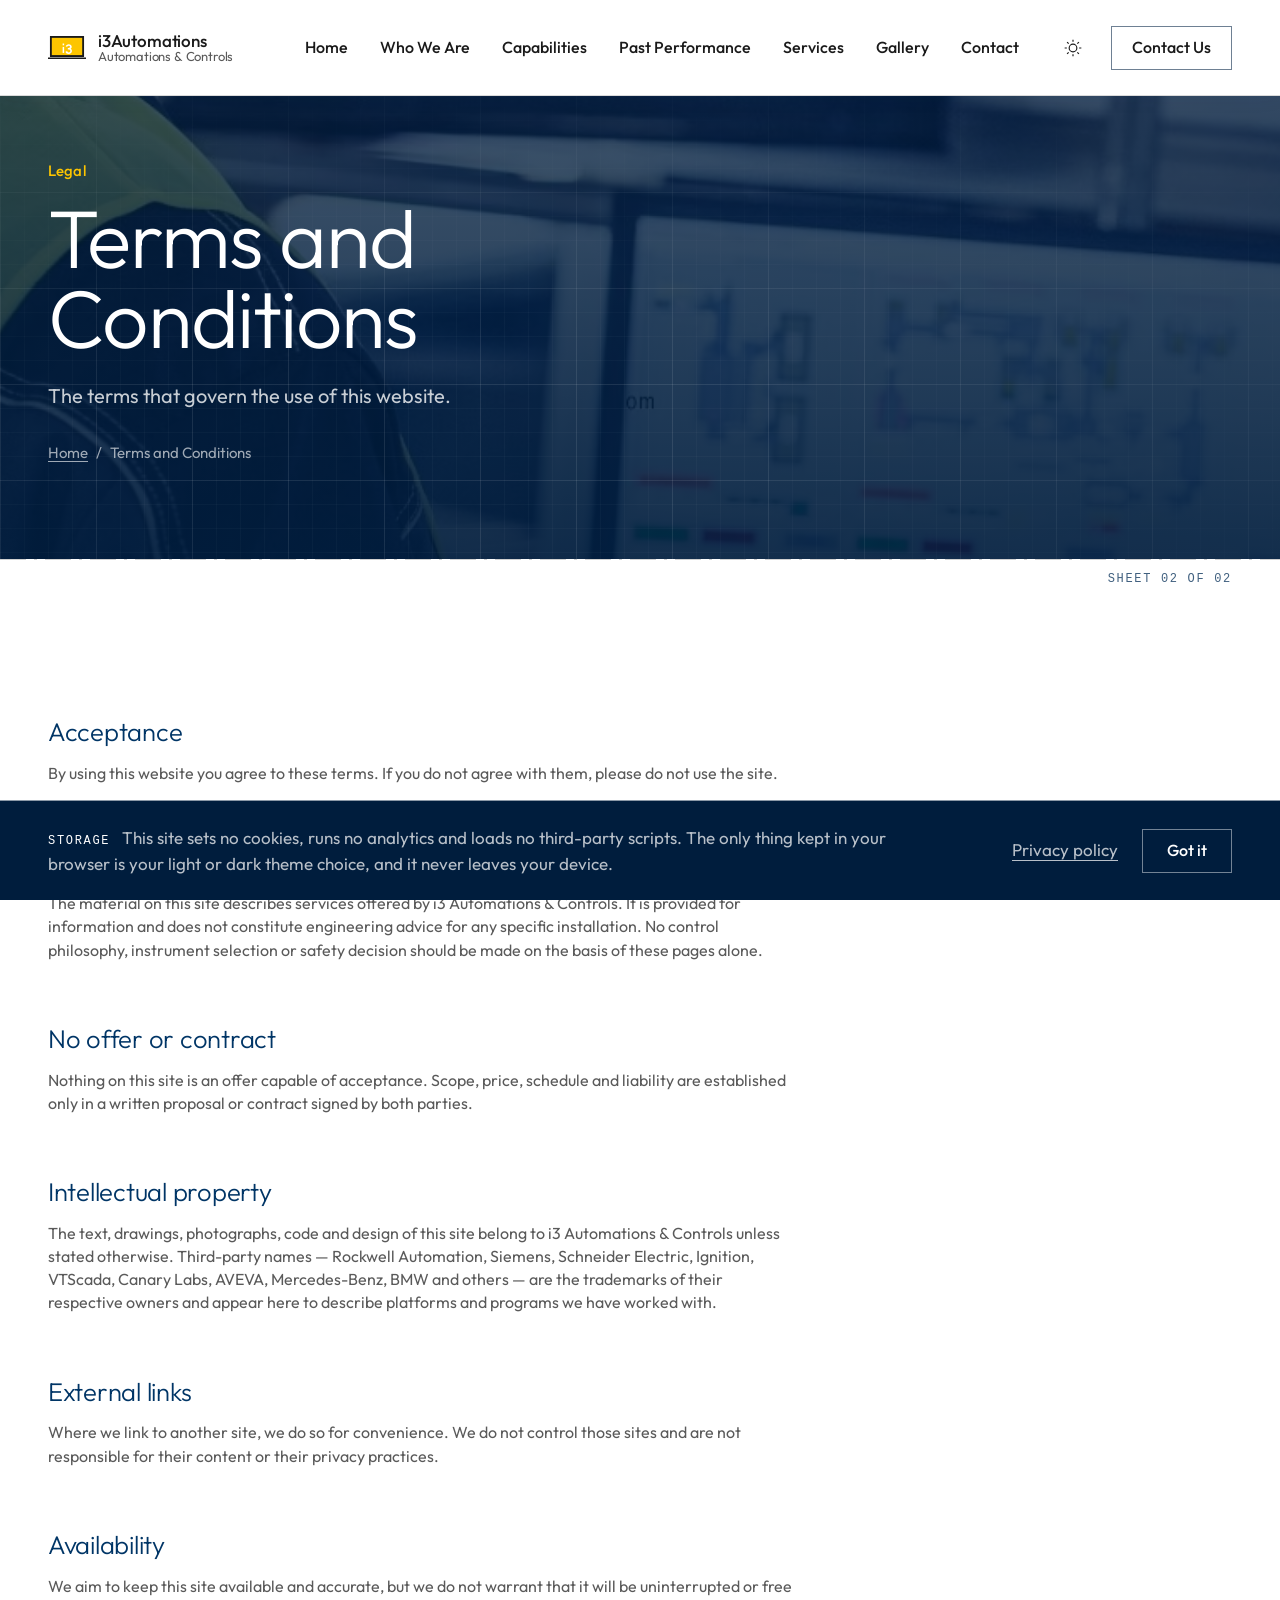
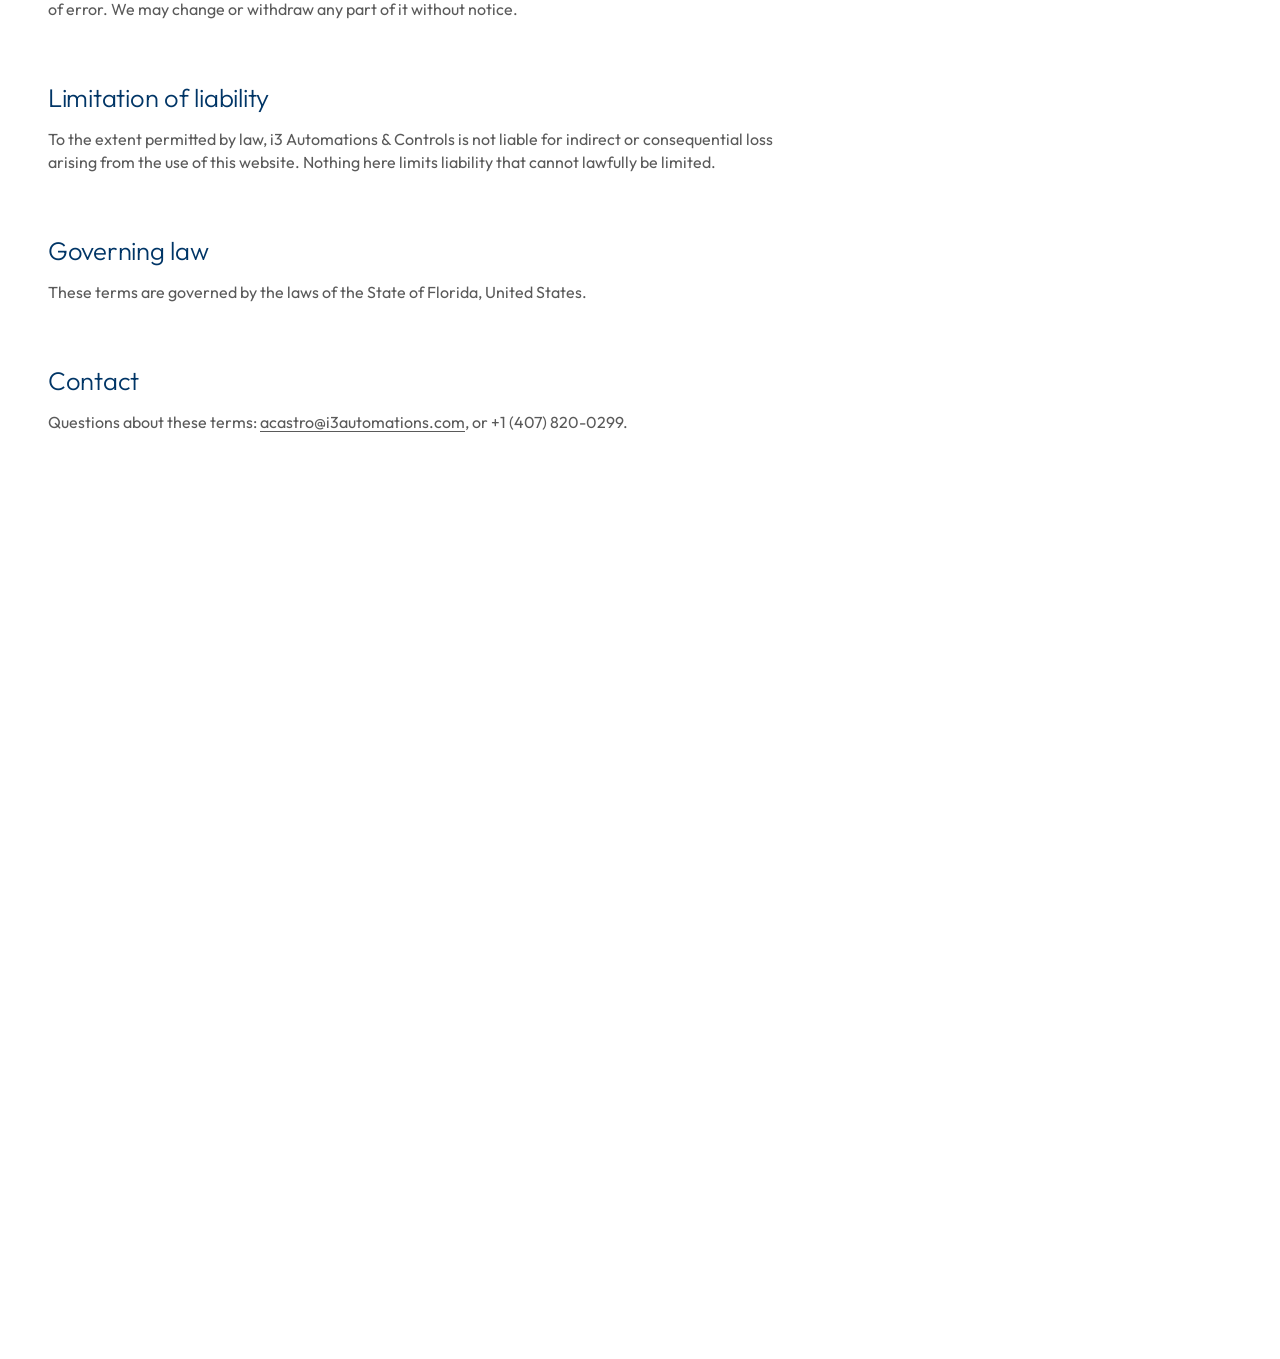
<file: site/terms-and-conditions.html>
<!DOCTYPE html>
<html lang="en-US">
<head>
<meta charset="utf-8">
<meta name="viewport" content="width=device-width, initial-scale=1">
<title>Terms and Conditions &mdash; i3 Automations &amp; Controls</title>
<meta name="description" content="The terms that govern the use of this website.">
<link rel="canonical" href="https://i3automations.com/terms-and-conditions.html">
<meta name="theme-color" content="#003566" media="(prefers-color-scheme: light)">
<meta name="theme-color" content="#000C18" media="(prefers-color-scheme: dark)">

<meta property="og:type" content="website">
<meta property="og:locale" content="en_US">
<meta property="og:site_name" content="i3 Automations &amp; Controls">
<meta property="og:title" content="Terms and Conditions &mdash; i3 Automations &amp; Controls">
<meta property="og:description" content="The terms that govern the use of this website.">
<meta property="og:url" content="https://i3automations.com/terms-and-conditions.html">
<meta property="og:image" content="https://i3automations.com/img/og/og-1200.jpg">
<meta property="og:image:type" content="image/jpeg">
<meta property="og:image:width" content="1200">
<meta property="og:image:height" content="630">
<meta property="og:image:alt" content="Terms and Conditions &mdash; i3 Automations &amp; Controls">
<meta name="twitter:card" content="summary_large_image">

<link rel="icon" href="favicon.ico" sizes="16x16 32x32 48x48">
<link rel="icon" href="brand/favicon.svg" type="image/svg+xml">
<link rel="apple-touch-icon" href="brand/apple-touch-icon.png">
<link rel="manifest" href="site.webmanifest">
<link rel="preload" href="fonts/outfit-latin.woff2" as="font" type="font/woff2" crossorigin>
<link rel="stylesheet" href="css/reset.css">
<link rel="stylesheet" href="css/tokens.css">
<link rel="stylesheet" href="css/style.css">

<script>
(function () {
try {
var t = localStorage.getItem("i3-tema");
if (t === "claro" || t === "escuro") {
document.documentElement.setAttribute("data-tema", t);
}
} catch (e) {   }
})();
</script>
</head>
<body>

<a class="pular-conteudo" href="#conteudo">Skip to content</a>

<header class="nav nav--solido">
  <div class="nav__interno">
    <a class="nav__marca" href="index.html" aria-label="i3Automations — home">
      <svg class="nav__icone" viewBox="0 0 410 258" aria-hidden="true" focusable="false"><path class="moldura" d="M21 0h368v226H21z"/><rect class="moldura" x="0" y="232" width="410" height="26"/><path class="tela" d="M41 20h328v186H41z"/><rect class="glifo" x="158" y="81" width="16" height="19"/><rect class="glifo" x="158" y="118" width="16" height="65"/><path class="glifo" d="M191 112c4-14 17-24 33-24 18 0 32 12 32 28 0 10-5 18-13 22 9 4 15 13 15 24 0 18-15 31-35 31-17 0-30-9-34-24l17-6c3 9 9 14 18 14 10 0 17-6 17-15 0-9-7-15-18-15h-9v-17h8c10 0 16-5 16-13 0-8-6-13-15-13-8 0-13 4-16 12z"/></svg>
      <span class="nav__nome">i3Automations<span>Automations &amp; Controls</span></span>
    </a>

    <ul class="nav__links" role="list"><li><a href="index.html">Home</a></li><li><a href="who-we-are.html">Who We Are</a></li><li><a href="capabilities.html">Capabilities</a></li><li><a href="past-performance.html">Past Performance</a></li><li><a href="services.html">Services</a></li><li><a href="gallery.html">Gallery</a></li><li><a href="contact.html">Contact</a></li></ul>

    <div class="nav__acoes">
      <button class="tema" type="button" data-tema-alternar aria-pressed="false"
              aria-label="Switch theme">
        <svg class="tema__sol" viewBox="0 0 24 24" aria-hidden="true"><circle cx="12" cy="12" r="4.6"/><path d="M12 2v2.6M12 19.4V22M2 12h2.6M19.4 12H22M4.9 4.9l1.9 1.9M17.2 17.2l1.9 1.9M19.1 4.9l-1.9 1.9M6.8 17.2l-1.9 1.9"/></svg>
        <svg class="tema__lua" viewBox="0 0 24 24" aria-hidden="true"><path d="M20.5 14.6A8.6 8.6 0 0 1 9.4 3.5a8.6 8.6 0 1 0 11.1 11.1z"/></svg>
      </button>
      <a class="nav__cta" href="contact.html">Contact Us</a>
      <button class="nav__hamburguer" type="button" aria-expanded="false"
              aria-controls="menu-mobile" aria-label="Open menu"><span></span></button>
    </div>
  </div>

  <nav class="nav__painel" id="menu-mobile" aria-label="Main menu">
    <a href="index.html">Home</a><a href="who-we-are.html">Who We Are</a><a href="capabilities.html">Capabilities</a><a href="past-performance.html">Past Performance</a><a href="services.html">Services</a><a href="gallery.html">Gallery</a><a href="contact.html">Contact</a>
    <a class="botao botao--principal" href="contact.html">Contact Us</a>
  </nav>
</header>
<main id="conteudo">

<section class="cabecalho reticula">
  <picture><source type="image/avif" srcset="img/cabecalho/capacidades-1024.avif 1024w" sizes="100vw"><source type="image/webp" srcset="img/cabecalho/capacidades-1024.webp 1024w" sizes="100vw"><img class="cabecalho__foto" src="img/cabecalho/capacidades-1024.jpg" alt="Operator at a control room console" decoding="async" fetchpriority="high" ></picture>
  <div class="container">
    <p class="eyebrow">Legal</p>
    <h1>Terms and <br>Conditions</h1>
    <p class="cabecalho__lead">The terms that govern the use of this website.</p>
    <p class="trilha"><a href="index.html">Home</a><span>/</span>Terms and Conditions</p>
  </div>
</section>
<section class="secao junta reveal reveal--limpo" data-folha="02 OF 02">
  <div class="container">
    <div class="texto-legal reveal"><h2>Acceptance</h2><p>By using this website you agree to these terms. If you do not agree with them, please do not use the site.</p><h2>About the content</h2><p>The material on this site describes services offered by i3 Automations &amp; Controls. It is provided for information and does not constitute engineering advice for any specific installation. No control philosophy, instrument selection or safety decision should be made on the basis of these pages alone.</p><h2>No offer or contract</h2><p>Nothing on this site is an offer capable of acceptance. Scope, price, schedule and liability are established only in a written proposal or contract signed by both parties.</p><h2>Intellectual property</h2><p>The text, drawings, photographs, code and design of this site belong to i3 Automations &amp; Controls unless stated otherwise. Third-party names &mdash; Rockwell Automation, Siemens, Schneider Electric, Ignition, VTScada, Canary Labs, AVEVA, Mercedes-Benz, BMW and others &mdash; are the trademarks of their respective owners and appear here to describe platforms and programs we have worked with.</p><h2>External links</h2><p>Where we link to another site, we do so for convenience. We do not control those sites and are not responsible for their content or their privacy practices.</p><h2>Availability</h2><p>We aim to keep this site available and accurate, but we do not warrant that it will be uninterrupted or free of error. We may change or withdraw any part of it without notice.</p><h2>Limitation of liability</h2><p>To the extent permitted by law, i3 Automations &amp; Controls is not liable for indirect or consequential loss arising from the use of this website. Nothing here limits liability that cannot lawfully be limited.</p><h2>Governing law</h2><p>These terms are governed by the laws of the State of Florida, United States.</p><h2>Contact</h2><p>Questions about these terms: <a href="mailto:acastro@i3automations.com">acastro@i3automations.com</a>, or +1 (407) 820-0299.</p></div>
  </div>
</section>

<div data-fim-conteudo aria-hidden="true"></div>
</main>

<footer class="rodape">
  <div class="container">
    <p class="rodape__headline reveal reveal--limpo" style="--n:6"><span style="--i:0">Industrial</span> <span style="--i:1">control</span> <span style="--i:2">systems,</span> <span style="--i:3">integrated</span> <span style="--i:4">and</span> <span style="--i:5">commissioned.</span></p>

    <div class="rodape__colunas">
      <div class="reveal" style="--i:1">
        <p class="rodape__titulo">Navigation</p>
        <ul class="rodape__lista" role="list"><li><a href="index.html">Home</a></li><li><a href="who-we-are.html">Who We Are</a></li><li><a href="capabilities.html">Capabilities</a></li><li><a href="past-performance.html">Past Performance</a></li><li><a href="services.html">Services</a></li><li><a href="gallery.html">Gallery</a></li><li><a href="contact.html">Contact</a></li></ul>
      </div>
      <div class="reveal" style="--i:2">
        <p class="rodape__titulo">Contact</p>
        <ul class="rodape__lista" role="list">
          <li><a href="tel:+14078200299">Sales &amp; Services <span class="nowrap">+1 (407) 820-0299</span></a></li>
          <li><a href="tel:+19416661880">Support <span class="nowrap">+1 (941) 666-1880</span></a></li>
          <li><a href="mailto:acastro@i3automations.com">acastro@i3automations.com</a></li>
          <li><a href="https://wa.me/14078200299" target="_blank" rel="noopener">WhatsApp</a></li>
        </ul>
      </div>
      <div class="reveal" style="--i:3">
        <p class="rodape__titulo">Vendor profile</p>
        <ul class="rodape__lista" role="list">
          <li>UEI <span class="mono">XUZ4WKEZLS67</span></li>
          <li>CAGE <span class="mono">9ZJM6</span></li>
          <li>NAICS <span class="mono">541511</span></li>
          <li>Lakewood Ranch, Florida</li>
        </ul>
      </div>
      <div class="reveal" style="--i:4">
        <p class="rodape__titulo">Social</p>
        <ul class="rodape__lista" role="list"><li><a href="https://www.linkedin.com/company/i3automations/" target="_blank" rel="noopener">LinkedIn</a></li><li><a href="https://www.facebook.com/i3automations" target="_blank" rel="noopener">Facebook</a></li><li><a href="https://www.youtube.com/@i3automations" target="_blank" rel="noopener">YouTube</a></li><li><a href="https://www.instagram.com/i3automations.plc" target="_blank" rel="noopener">Instagram</a></li></ul>
      </div>
    </div>

    <div class="rodape__base reveal" style="--i:5">
      <span class="rodape__marca"><svg class="rodape__icone" viewBox="0 0 410 258" aria-hidden="true" focusable="false"><path class="moldura" d="M21 0h368v226H21z"/><rect class="moldura" x="0" y="232" width="410" height="26"/><path class="tela" d="M41 20h328v186H41z"/><rect class="glifo" x="158" y="81" width="16" height="19"/><rect class="glifo" x="158" y="118" width="16" height="65"/><path class="glifo" d="M191 112c4-14 17-24 33-24 18 0 32 12 32 28 0 10-5 18-13 22 9 4 15 13 15 24 0 18-15 31-35 31-17 0-30-9-34-24l17-6c3 9 9 14 18 14 10 0 17-6 17-15 0-9-7-15-18-15h-9v-17h8c10 0 16-5 16-13 0-8-6-13-15-13-8 0-13 4-16 12z"/></svg> i3 Automations &amp; Controls</span>
      <span>&copy; <span data-ano>2026</span>. All rights reserved.</span>
      <span class="rodape__legais">
        <a href="privacy-policy.html">Privacy Policy</a>
        <a href="terms-and-conditions.html">Terms and Conditions</a>
      </span>
    </div>
  </div>
</footer>
<aside class="aviso" id="aviso-armazenamento" role="region"
       aria-label="Storage notice" hidden>
  <div class="aviso__interno">
    <p class="aviso__texto">
      <b class="aviso__rotulo">Storage</b>
      This site sets no cookies, runs no analytics and loads no third-party
      scripts. The only thing kept in your browser is your light or dark theme
      choice, and it never leaves your device.
    </p>
    <div class="aviso__acoes">
      <a class="aviso__link" href="privacy-policy.html">Privacy policy</a>
      <button class="aviso__botao" type="button" data-aviso-ok>Got it</button>
    </div>
  </div>
</aside>
<script src="js/main.js" defer></script>

<script type="application/ld+json">
{
"@context": "https://schema.org",
"@type": "ProfessionalService",
"name": "i3 Automations & Controls",
"alternateName": "i3Automations",
"url": "https://i3automations.com/",
"logo": "https://i3automations.com/brand/logo-icone.svg",
"image": "https://i3automations.com/img/og/og-1200.jpg",
"email": "acastro@i3automations.com",
"telephone": "+1-407-820-0299",
"foundingDate": "2000",
"address": {
"@type": "PostalAddress",
"addressLocality": "Lakewood Ranch",
"addressRegion": "FL",
"addressCountry": "US"
},
"areaServed": "US",
"description": "Industrial automation integration: control panels, PLC and SCADA programming, commissioning and instrumentation. Federal contractor since 2000.",
"knowsAbout": [
"PLC programming", "SCADA", "HMI", "Control panels", "Commissioning",
"Instrumentation", "Motor control centers", "Rockwell Automation", "Siemens",
"Schneider Electric", "Ignition", "VTScada", "Canary Labs", "AVEVA PI System"
],
"sameAs": ["https://www.linkedin.com/company/i3automations/", "https://www.facebook.com/i3automations", "https://www.youtube.com/@i3automations", "https://www.instagram.com/i3automations.plc"]
}
</script>
<script type="application/ld+json">
{"@context":"https://schema.org","@type":"BreadcrumbList","itemListElement":[
{"@type":"ListItem","position":1,"name":"Home","item":"https://i3automations.com/"},
{"@type":"ListItem","position":2,"name":"Terms and Conditions","item":"https://i3automations.com/terms-and-conditions.html"}]}
</script>
</body>
</html>
</file>
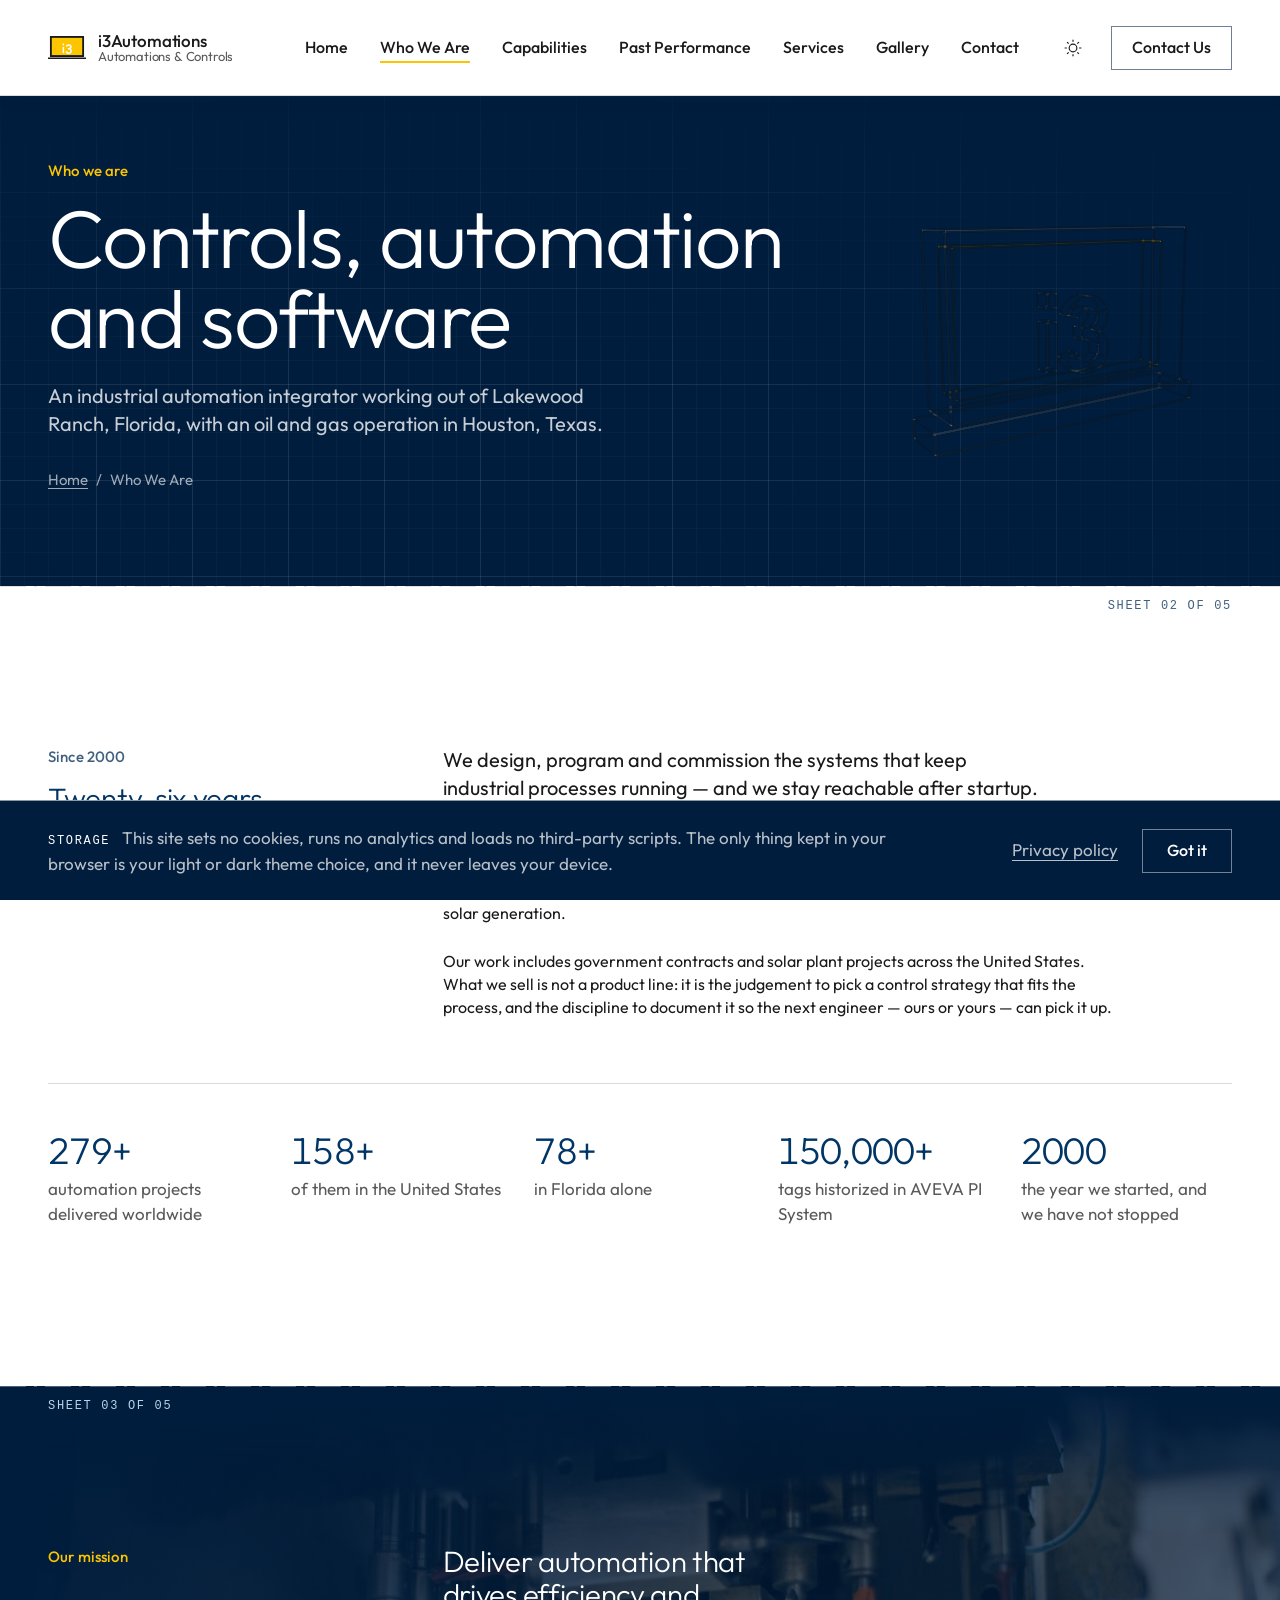
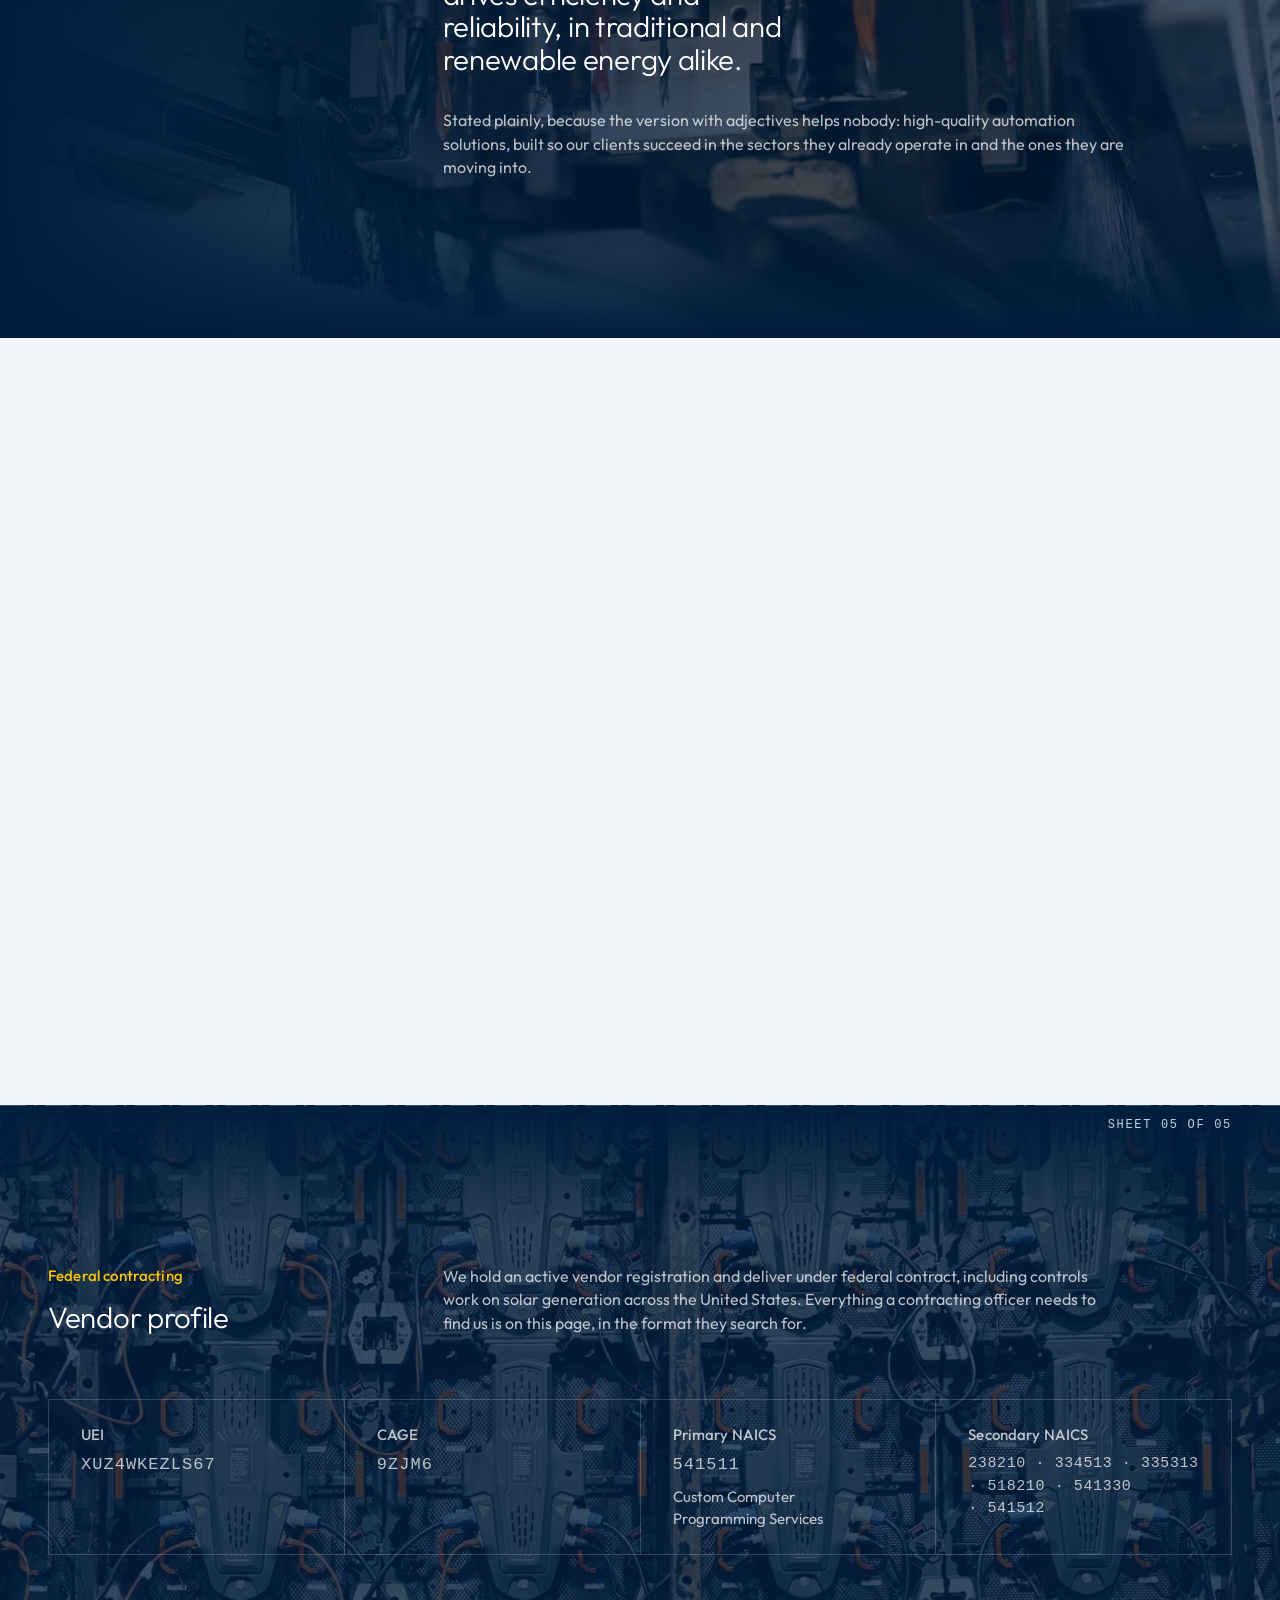
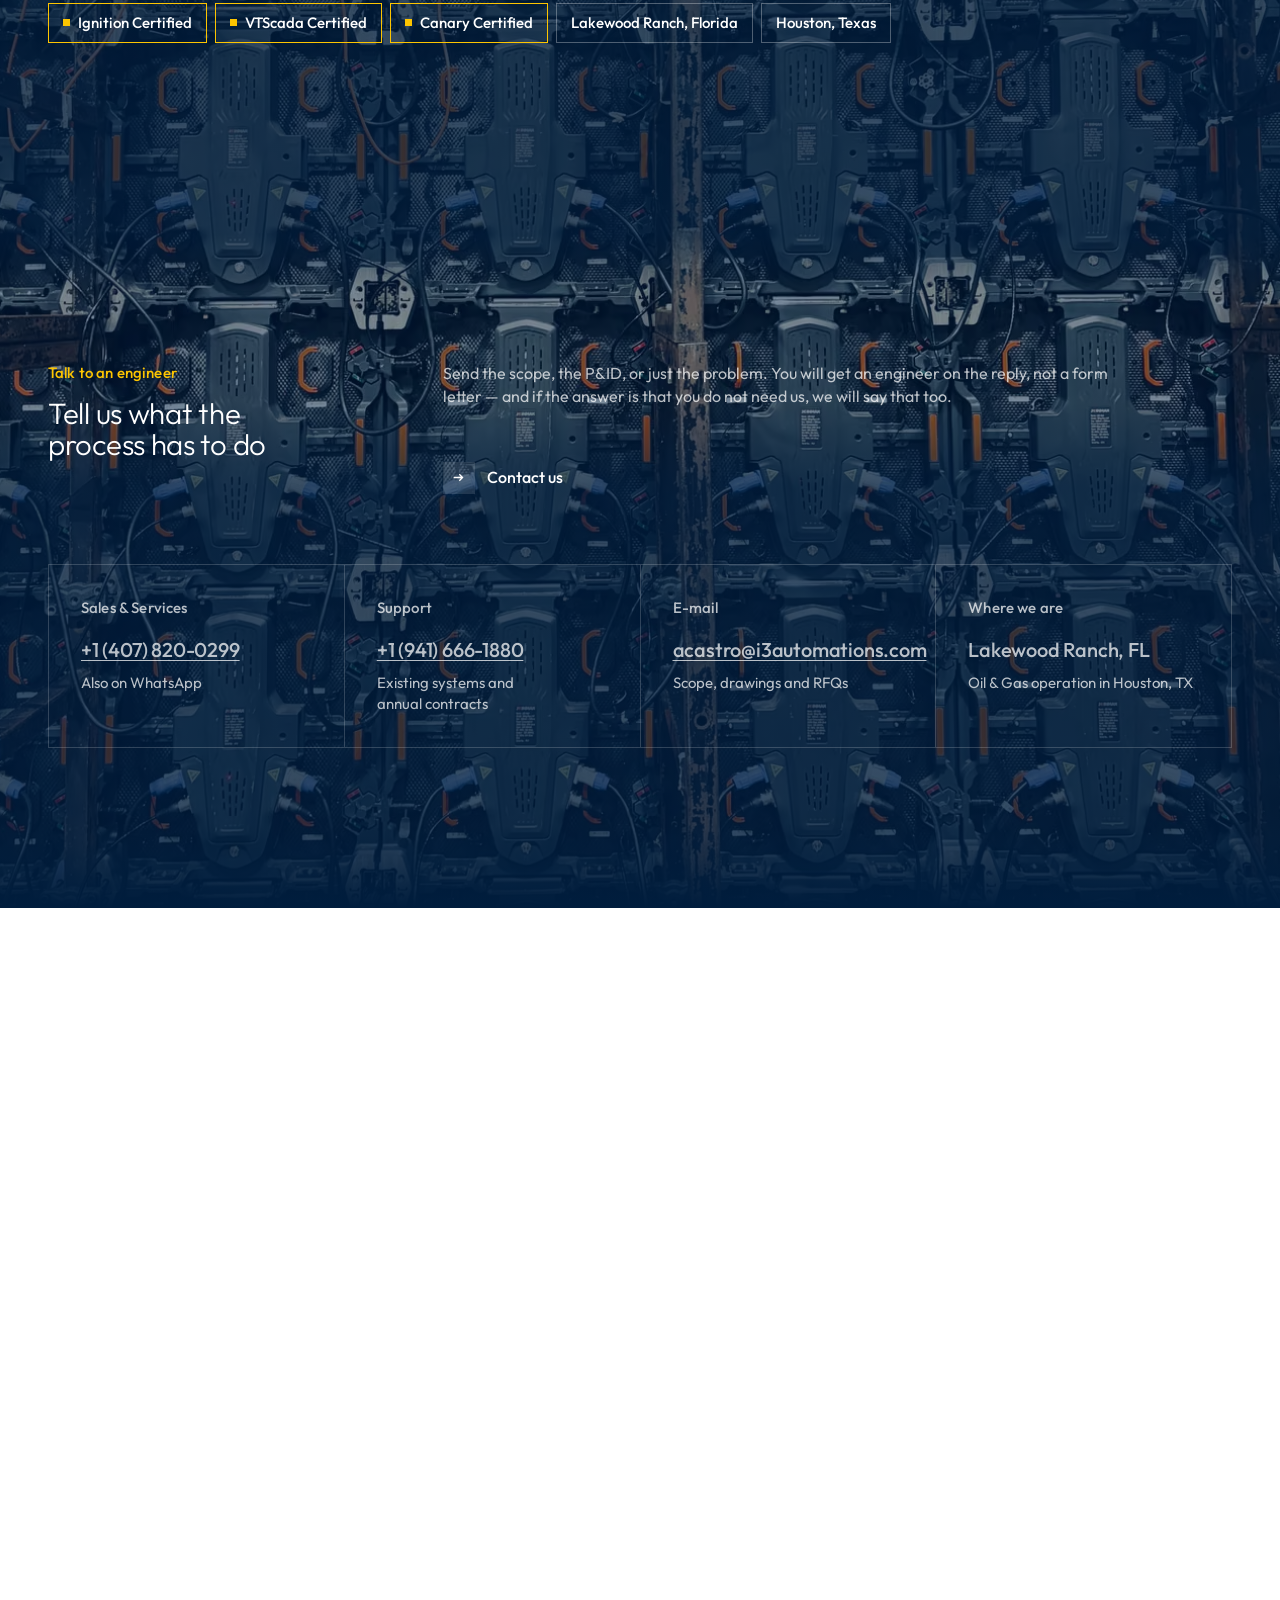
<file: site/who-we-are.html>
<!DOCTYPE html>
<html lang="en-US">
<head>
<meta charset="utf-8">
<meta name="viewport" content="width=device-width, initial-scale=1">
<title>Who We Are &mdash; i3 Automations &amp; Controls</title>
<meta name="description" content="Industrial automation integrator in Lakewood Ranch, Florida since 2000. Control panels, SCADA, commissioning. Certified on Ignition, VTScada and Canary.">
<link rel="canonical" href="https://i3automations.com/who-we-are.html">
<meta name="theme-color" content="#003566" media="(prefers-color-scheme: light)">
<meta name="theme-color" content="#000C18" media="(prefers-color-scheme: dark)">

<meta property="og:type" content="website">
<meta property="og:locale" content="en_US">
<meta property="og:site_name" content="i3 Automations &amp; Controls">
<meta property="og:title" content="Who We Are &mdash; i3 Automations &amp; Controls">
<meta property="og:description" content="Industrial automation integrator in Lakewood Ranch, Florida since 2000. Control panels, SCADA, commissioning. Certified on Ignition, VTScada and Canary.">
<meta property="og:url" content="https://i3automations.com/who-we-are.html">
<meta property="og:image" content="https://i3automations.com/img/og/who-we-are-1200.jpg">
<meta property="og:image:type" content="image/jpeg">
<meta property="og:image:width" content="1200">
<meta property="og:image:height" content="630">
<meta property="og:image:alt" content="Who We Are &mdash; i3 Automations &amp; Controls">
<meta name="twitter:card" content="summary_large_image">

<link rel="icon" href="favicon.ico" sizes="16x16 32x32 48x48">
<link rel="icon" href="brand/favicon.svg" type="image/svg+xml">
<link rel="apple-touch-icon" href="brand/apple-touch-icon.png">
<link rel="manifest" href="site.webmanifest">
<link rel="preload" href="fonts/outfit-latin.woff2" as="font" type="font/woff2" crossorigin>
<link rel="stylesheet" href="css/reset.css">
<link rel="stylesheet" href="css/tokens.css">
<link rel="stylesheet" href="css/style.css">

<script>
(function () {
try {
var t = localStorage.getItem("i3-tema");
if (t === "claro" || t === "escuro") {
document.documentElement.setAttribute("data-tema", t);
}
} catch (e) {   }
})();
</script>
</head>
<body>

<a class="pular-conteudo" href="#conteudo">Skip to content</a>

<header class="nav nav--solido">
  <div class="nav__interno">
    <a class="nav__marca" href="index.html" aria-label="i3Automations — home">
      <svg class="nav__icone" viewBox="0 0 410 258" aria-hidden="true" focusable="false"><path class="moldura" d="M21 0h368v226H21z"/><rect class="moldura" x="0" y="232" width="410" height="26"/><path class="tela" d="M41 20h328v186H41z"/><rect class="glifo" x="158" y="81" width="16" height="19"/><rect class="glifo" x="158" y="118" width="16" height="65"/><path class="glifo" d="M191 112c4-14 17-24 33-24 18 0 32 12 32 28 0 10-5 18-13 22 9 4 15 13 15 24 0 18-15 31-35 31-17 0-30-9-34-24l17-6c3 9 9 14 18 14 10 0 17-6 17-15 0-9-7-15-18-15h-9v-17h8c10 0 16-5 16-13 0-8-6-13-15-13-8 0-13 4-16 12z"/></svg>
      <span class="nav__nome">i3Automations<span>Automations &amp; Controls</span></span>
    </a>

    <ul class="nav__links" role="list"><li><a href="index.html">Home</a></li><li><a href="who-we-are.html" aria-current="page">Who We Are</a></li><li><a href="capabilities.html">Capabilities</a></li><li><a href="past-performance.html">Past Performance</a></li><li><a href="services.html">Services</a></li><li><a href="gallery.html">Gallery</a></li><li><a href="contact.html">Contact</a></li></ul>

    <div class="nav__acoes">
      <button class="tema" type="button" data-tema-alternar aria-pressed="false"
              aria-label="Switch theme">
        <svg class="tema__sol" viewBox="0 0 24 24" aria-hidden="true"><circle cx="12" cy="12" r="4.6"/><path d="M12 2v2.6M12 19.4V22M2 12h2.6M19.4 12H22M4.9 4.9l1.9 1.9M17.2 17.2l1.9 1.9M19.1 4.9l-1.9 1.9M6.8 17.2l-1.9 1.9"/></svg>
        <svg class="tema__lua" viewBox="0 0 24 24" aria-hidden="true"><path d="M20.5 14.6A8.6 8.6 0 0 1 9.4 3.5a8.6 8.6 0 1 0 11.1 11.1z"/></svg>
      </button>
      <a class="nav__cta" href="contact.html">Contact Us</a>
      <button class="nav__hamburguer" type="button" aria-expanded="false"
              aria-controls="menu-mobile" aria-label="Open menu"><span></span></button>
    </div>
  </div>

  <nav class="nav__painel" id="menu-mobile" aria-label="Main menu">
    <a href="index.html">Home</a><a href="who-we-are.html" aria-current="page">Who We Are</a><a href="capabilities.html">Capabilities</a><a href="past-performance.html">Past Performance</a><a href="services.html">Services</a><a href="gallery.html">Gallery</a><a href="contact.html">Contact</a>
    <a class="botao botao--principal" href="contact.html">Contact Us</a>
  </nav>
</header>
<main id="conteudo">

<section class="cabecalho reticula cabecalho--marca cabecalho--liso">
  <div class="marca3d" data-marca3d role="img" aria-label="The i3 Automations mark drawn in three dimensions: drag to orbit it, and the pointer lights the drawing in gold."><svg class="marca3d__plano" viewBox="0 0 410 258" aria-hidden="true" focusable="false"><path class="moldura" d="M21 0h368v226H21z"/><rect class="moldura" x="0" y="232" width="410" height="26"/><path class="tela" d="M41 20h328v186H41z"/><rect class="glifo" x="158" y="81" width="16" height="19"/><rect class="glifo" x="158" y="118" width="16" height="65"/><path class="glifo" d="M191 112c4-14 17-24 33-24 18 0 32 12 32 28 0 10-5 18-13 22 9 4 15 13 15 24 0 18-15 31-35 31-17 0-30-9-34-24l17-6c3 9 9 14 18 14 10 0 17-6 17-15 0-9-7-15-18-15h-9v-17h8c10 0 16-5 16-13 0-8-6-13-15-13-8 0-13 4-16 12z"/></svg><canvas class="marca3d__tela" aria-hidden="true"></canvas></div>
  <div class="container">
    <p class="eyebrow">Who we are</p>
    <h1>Controls, automation <br>and software</h1>
    <p class="cabecalho__lead">An industrial automation integrator working out of Lakewood Ranch, Florida, with an oil and gas operation in Houston, Texas.</p>
    <p class="trilha"><a href="index.html">Home</a><span>/</span>Who We Are</p>
  </div>
</section>
<section class="secao tem-feixe junta reveal reveal--limpo" data-folha="02 OF 05">
  <div class="feixe" aria-hidden="true">
    <svg class="feixe__svg" viewBox="0 0 100 100" preserveAspectRatio="none">
      <path class="feixe__pista" d="M 1.2 0 V 16 H 95.2 V 100"/>
      <path class="feixe__pulso" pathLength="100" style="--f:0" d="M 1.2 0 V 16 H 95.2 V 100"/>
      <path class="feixe__pista" d="M 2.4 0 V 13 H 96.4 V 100"/>
      <path class="feixe__pulso" pathLength="100" style="--f:1" d="M 2.4 0 V 13 H 96.4 V 100"/>
      <path class="feixe__pista" d="M 3.6 0 V 10 H 97.6 V 100"/>
      <path class="feixe__pulso" pathLength="100" style="--f:2" d="M 3.6 0 V 10 H 97.6 V 100"/>
      <path class="feixe__pista" d="M 4.8 0 V 7 H 98.8 V 100"/>
      <path class="feixe__pulso" pathLength="100" style="--f:3" d="M 4.8 0 V 7 H 98.8 V 100"/>
    </svg>
  </div>
  <div class="container">
    <div class="bloco reveal">
      <div class="bloco__esq">
        <p class="eyebrow">Since 2000</p>
        <h2>Twenty-six years <br>of plants that run</h2>
      </div>
      <div class="bloco__dir">
        <p class="lead">We design, program and commission the systems that keep industrial
        processes running &mdash; and we stay reachable after startup.</p>
        <div class="pilha" style="margin-top: var(--s-5); max-width: 62ch">
          <p>i3 Automations &amp; Controls delivers advanced industrial control solutions,
          with control panels and SCADA systems at the centre of the practice. We are
          certified on the leading supervisory platforms and carry deep experience in
          wastewater treatment, paper mills and solar generation.</p>
          <p>Our work includes government contracts and solar plant projects across the
          United States. What we sell is not a product line: it is the judgement to pick a
          control strategy that fits the process, and the discipline to document it so the
          next engineer &mdash; ours or yours &mdash; can pick it up.</p>
        </div>
      </div>
    </div>
    <dl class="numeros reveal">
      <div><dt class="tabular">279+</dt><dd>automation projects delivered worldwide</dd></div>
      <div><dt class="tabular">158+</dt><dd>of them in the United States</dd></div>
      <div><dt class="tabular">78+</dt><dd>in Florida alone</dd></div>
      <div><dt class="tabular">150,000+</dt><dd>tags historized in AVEVA PI System</dd></div>
      <div><dt class="tabular">2000</dt><dd>the year we started, and we have not stopped</dd></div>
    </dl>
  </div>
</section>


<section class="secao secao--escura secao--foto junta junta--inversa reveal reveal--limpo"
         data-folha="03 OF 05">
  <picture><source type="image/avif" srcset="img/faixa/ferramental-1280.avif 1280w, img/faixa/ferramental-1920.avif 1920w, img/faixa/ferramental-2560.avif 2560w" sizes="100vw"><source type="image/webp" srcset="img/faixa/ferramental-1280.webp 1280w, img/faixa/ferramental-1920.webp 1920w, img/faixa/ferramental-2560.webp 2560w" sizes="100vw"><img class="secao__foto" src="img/faixa/ferramental-2560.jpg" alt="Tooling and guide pillars under an industrial press" loading="lazy" decoding="async" ></picture>
  <div class="container">
    <div class="bloco reveal">
      <div class="bloco__esq">
        <p class="eyebrow">Our mission</p>
      </div>
      <div class="bloco__dir">
        <p class="citacao">Deliver automation that drives efficiency and reliability, in
        traditional and renewable energy alike.</p>
        <p class="corpo" style="margin-top: var(--s-5)">Stated plainly, because the version
        with adjectives helps nobody: high-quality automation solutions, built so our
        clients succeed in the sectors they already operate in and the ones they are
        moving into.</p>
      </div>
    </div>
  </div>
</section>

<section class="secao secao--offwhite tem-feixe junta junta--inversa reveal reveal--limpo"
         data-folha="04 OF 05">
  <div class="feixe" aria-hidden="true">
    <svg class="feixe__svg" viewBox="0 0 100 100" preserveAspectRatio="none">
      <path class="feixe__pista" d="M 95.2 0 V 7 H 1.2 V 100"/>
      <path class="feixe__pulso" pathLength="100" style="--f:0" d="M 95.2 0 V 7 H 1.2 V 100"/>
      <path class="feixe__pista" d="M 96.4 0 V 10 H 2.4 V 100"/>
      <path class="feixe__pulso" pathLength="100" style="--f:1" d="M 96.4 0 V 10 H 2.4 V 100"/>
      <path class="feixe__pista" d="M 97.6 0 V 13 H 3.6 V 100"/>
      <path class="feixe__pulso" pathLength="100" style="--f:2" d="M 97.6 0 V 13 H 3.6 V 100"/>
      <path class="feixe__pista" d="M 98.8 0 V 16 H 4.8 V 100"/>
      <path class="feixe__pulso" pathLength="100" style="--f:3" d="M 98.8 0 V 16 H 4.8 V 100"/>
    </svg>
  </div>
  <div class="container">
    <div class="bloco reveal">
      <div class="bloco__esq">
        <p class="eyebrow">How we work</p>
        <h2>Strategy first, <br>hardware second</h2>
      </div>
      <div class="bloco__dir">
        <p class="corpo">A better transmitter will not rescue a loop that was tuned wrong,
        and a bigger PLC will not rescue logic nobody documented. We start at the process,
        then specify what it actually needs.</p>
      </div>
    </div>

    <div class="diagrama"><div class="diagrama__passo reveal" style="--i:0;--s:0"><p class="diagrama__num">01</p><h3 class="diagrama__nome">Understand the process</h3><p class="diagrama__txt">P&amp;IDs, existing logic, and a conversation with whoever runs the plant at night. The constraints are rarely in the drawings.</p><span class="diagrama__topo" aria-hidden="true"></span><span class="diagrama__sinal" aria-hidden="true"></span></div><div class="diagrama__passo reveal" style="--i:1;--s:1"><p class="diagrama__num">02</p><h3 class="diagrama__nome">Choose the strategy</h3><p class="diagrama__txt">Control philosophy, alarm rationalisation and the instrument list that follows from them &mdash; in that order, never the reverse.</p><span class="diagrama__topo" aria-hidden="true"></span><span class="diagrama__sinal" aria-hidden="true"></span></div><div class="diagrama__passo reveal" style="--i:2;--s:2"><p class="diagrama__num">03</p><h3 class="diagrama__nome">Build and test</h3><p class="diagrama__txt">The panel is wired and tested in our shop, and the code is simulated against it before either one reaches your site.</p><span class="diagrama__topo" aria-hidden="true"></span><span class="diagrama__sinal" aria-hidden="true"></span></div><div class="diagrama__passo reveal" style="--i:3;--s:3"><p class="diagrama__num">04</p><h3 class="diagrama__nome">Commission and hand over</h3><p class="diagrama__txt">Loop checks, startup, operator training, and as-built drawings that match the installation. Then annual support if you want it.</p><span class="diagrama__topo" aria-hidden="true"></span><span class="diagrama__sinal" aria-hidden="true"></span></div></div>
  </div>
</section>


<div class="dupla" style="--d-abre:56%; --d-fecha:64%">
  <picture><source type="image/avif" srcset="img/dupla/baterias-1280.avif 1280w, img/dupla/baterias-1920.avif 1920w, img/dupla/baterias-2560.avif 2560w" sizes="100vw"><source type="image/webp" srcset="img/dupla/baterias-1280.webp 1280w, img/dupla/baterias-1920.webp 1920w, img/dupla/baterias-2560.webp 2560w" sizes="100vw"><img class="dupla__foto" src="img/dupla/baterias-2560.jpg" alt="Rack of battery storage modules at an energy storage facility" loading="lazy" decoding="async" ></picture>

<section class="secao secao--escura junta reveal reveal--limpo" id="government" data-folha="05 OF 05">
  <div class="container">
    <div class="bloco reveal">
      <div class="bloco__esq">
        <p class="eyebrow">Federal contracting</p>
        <h2>Vendor profile</h2>
      </div>
      <div class="bloco__dir">
        <p class="corpo">We hold an active vendor registration and deliver under federal
        contract, including controls work on solar generation across the United States.
        Everything a contracting officer needs to find us is on this page, in the format
        they search for.</p>
      </div>
    </div>

    <div class="credencial reveal">
      <div class="credencial__item">
        <p class="credencial__rotulo">UEI</p>
        <p class="credencial__valor">XUZ4WKEZLS67</p>
      </div>
      <div class="credencial__item">
        <p class="credencial__rotulo">CAGE</p>
        <p class="credencial__valor">9ZJM6</p>
      </div>
      <div class="credencial__item">
        <p class="credencial__rotulo">Primary NAICS</p>
        <p class="credencial__valor">541511</p>
        <p class="contato__nota">Custom Computer Programming Services</p>
      </div>
      <div class="credencial__item">
        <p class="credencial__rotulo">Secondary NAICS</p>
        <p class="credencial__valor credencial__valor--multi">238210 · 334513 · 335313 ·
        518210 · 541330 · 541512</p>
      </div>
    </div>

    <div class="marcas reveal" style="margin-top: var(--s-6)">
      <span class="marca marca--certificada">Ignition Certified</span>
      <span class="marca marca--certificada">VTScada Certified</span>
      <span class="marca marca--certificada">Canary Certified</span>
      <span class="marca">Lakewood Ranch, Florida</span>
      <span class="marca">Houston, Texas</span>
    </div>
  </div>
</section>
<section class="secao secao--escura" id="contact">
  <div class="container">
    <div class="bloco reveal">
      <div class="bloco__esq">
        <p class="eyebrow">Talk to an engineer</p>
        <h2>Tell us what the <br>process has to do</h2>
      </div>
      <div class="bloco__dir">
        <p class="corpo">Send the scope, the P&amp;ID, or just the problem. You will get an
        engineer on the reply, not a form letter — and if the answer is that you do not
        need us, we will say that too.</p>
        <a class="cta" href="contact.html"><span class="cta__chip" aria-hidden="true"><svg viewBox="0 0 16 16" fill="none" stroke="currentColor" stroke-width="1.6"><path d="M2 8h11M9 4l4 4-4 4"/></svg></span>Contact us</a>
      </div>
    </div>

    <div class="contato reveal">
      <div class="contato__bloco">
        <p class="contato__rotulo">Sales &amp; Services</p>
        <p class="contato__valor"><a href="tel:+14078200299">+1 (407) 820-0299</a></p>
        <p class="contato__nota">Also on WhatsApp</p>
      </div>
      <div class="contato__bloco">
        <p class="contato__rotulo">Support</p>
        <p class="contato__valor"><a href="tel:+19416661880">+1 (941) 666-1880</a></p>
        <p class="contato__nota">Existing systems and annual contracts</p>
      </div>
      <div class="contato__bloco">
        <p class="contato__rotulo">E-mail</p>
        <p class="contato__valor"><a href="mailto:acastro@i3automations.com">acastro@i3automations.com</a></p>
        <p class="contato__nota">Scope, drawings and RFQs</p>
      </div>
      <div class="contato__bloco">
        <p class="contato__rotulo">Where we are</p>
        <p class="contato__valor">Lakewood Ranch, FL</p>
        <p class="contato__nota">Oil &amp; Gas operation in Houston, TX</p>
      </div>
    </div>
  </div>
</section>
</div>

<div data-fim-conteudo aria-hidden="true"></div>
</main>

<footer class="rodape">
  <div class="container">
    <p class="rodape__headline reveal reveal--limpo" style="--n:6"><span style="--i:0">Industrial</span> <span style="--i:1">control</span> <span style="--i:2">systems,</span> <span style="--i:3">integrated</span> <span style="--i:4">and</span> <span style="--i:5">commissioned.</span></p>

    <div class="rodape__colunas">
      <div class="reveal" style="--i:1">
        <p class="rodape__titulo">Navigation</p>
        <ul class="rodape__lista" role="list"><li><a href="index.html">Home</a></li><li><a href="who-we-are.html">Who We Are</a></li><li><a href="capabilities.html">Capabilities</a></li><li><a href="past-performance.html">Past Performance</a></li><li><a href="services.html">Services</a></li><li><a href="gallery.html">Gallery</a></li><li><a href="contact.html">Contact</a></li></ul>
      </div>
      <div class="reveal" style="--i:2">
        <p class="rodape__titulo">Contact</p>
        <ul class="rodape__lista" role="list">
          <li><a href="tel:+14078200299">Sales &amp; Services <span class="nowrap">+1 (407) 820-0299</span></a></li>
          <li><a href="tel:+19416661880">Support <span class="nowrap">+1 (941) 666-1880</span></a></li>
          <li><a href="mailto:acastro@i3automations.com">acastro@i3automations.com</a></li>
          <li><a href="https://wa.me/14078200299" target="_blank" rel="noopener">WhatsApp</a></li>
        </ul>
      </div>
      <div class="reveal" style="--i:3">
        <p class="rodape__titulo">Vendor profile</p>
        <ul class="rodape__lista" role="list">
          <li>UEI <span class="mono">XUZ4WKEZLS67</span></li>
          <li>CAGE <span class="mono">9ZJM6</span></li>
          <li>NAICS <span class="mono">541511</span></li>
          <li>Lakewood Ranch, Florida</li>
        </ul>
      </div>
      <div class="reveal" style="--i:4">
        <p class="rodape__titulo">Social</p>
        <ul class="rodape__lista" role="list"><li><a href="https://www.linkedin.com/company/i3automations/" target="_blank" rel="noopener">LinkedIn</a></li><li><a href="https://www.facebook.com/i3automations" target="_blank" rel="noopener">Facebook</a></li><li><a href="https://www.youtube.com/@i3automations" target="_blank" rel="noopener">YouTube</a></li><li><a href="https://www.instagram.com/i3automations.plc" target="_blank" rel="noopener">Instagram</a></li></ul>
      </div>
    </div>

    <div class="rodape__base reveal" style="--i:5">
      <span class="rodape__marca"><svg class="rodape__icone" viewBox="0 0 410 258" aria-hidden="true" focusable="false"><path class="moldura" d="M21 0h368v226H21z"/><rect class="moldura" x="0" y="232" width="410" height="26"/><path class="tela" d="M41 20h328v186H41z"/><rect class="glifo" x="158" y="81" width="16" height="19"/><rect class="glifo" x="158" y="118" width="16" height="65"/><path class="glifo" d="M191 112c4-14 17-24 33-24 18 0 32 12 32 28 0 10-5 18-13 22 9 4 15 13 15 24 0 18-15 31-35 31-17 0-30-9-34-24l17-6c3 9 9 14 18 14 10 0 17-6 17-15 0-9-7-15-18-15h-9v-17h8c10 0 16-5 16-13 0-8-6-13-15-13-8 0-13 4-16 12z"/></svg> i3 Automations &amp; Controls</span>
      <span>&copy; <span data-ano>2026</span>. All rights reserved.</span>
      <span class="rodape__legais">
        <a href="privacy-policy.html">Privacy Policy</a>
        <a href="terms-and-conditions.html">Terms and Conditions</a>
      </span>
    </div>
  </div>
</footer>
<aside class="aviso" id="aviso-armazenamento" role="region"
       aria-label="Storage notice" hidden>
  <div class="aviso__interno">
    <p class="aviso__texto">
      <b class="aviso__rotulo">Storage</b>
      This site sets no cookies, runs no analytics and loads no third-party
      scripts. The only thing kept in your browser is your light or dark theme
      choice, and it never leaves your device.
    </p>
    <div class="aviso__acoes">
      <a class="aviso__link" href="privacy-policy.html">Privacy policy</a>
      <button class="aviso__botao" type="button" data-aviso-ok>Got it</button>
    </div>
  </div>
</aside>
<script src="js/main.js" defer></script>
<script src="js/gl.js" defer></script>
<script src="js/marca.js" defer></script>

<script type="application/ld+json">
{
"@context": "https://schema.org",
"@type": "ProfessionalService",
"name": "i3 Automations & Controls",
"alternateName": "i3Automations",
"url": "https://i3automations.com/",
"logo": "https://i3automations.com/brand/logo-icone.svg",
"image": "https://i3automations.com/img/og/og-1200.jpg",
"email": "acastro@i3automations.com",
"telephone": "+1-407-820-0299",
"foundingDate": "2000",
"address": {
"@type": "PostalAddress",
"addressLocality": "Lakewood Ranch",
"addressRegion": "FL",
"addressCountry": "US"
},
"areaServed": "US",
"description": "Industrial automation integration: control panels, PLC and SCADA programming, commissioning and instrumentation. Federal contractor since 2000.",
"knowsAbout": [
"PLC programming", "SCADA", "HMI", "Control panels", "Commissioning",
"Instrumentation", "Motor control centers", "Rockwell Automation", "Siemens",
"Schneider Electric", "Ignition", "VTScada", "Canary Labs", "AVEVA PI System"
],
"sameAs": ["https://www.linkedin.com/company/i3automations/", "https://www.facebook.com/i3automations", "https://www.youtube.com/@i3automations", "https://www.instagram.com/i3automations.plc"]
}
</script>
<script type="application/ld+json">
{"@context":"https://schema.org","@type":"BreadcrumbList","itemListElement":[
{"@type":"ListItem","position":1,"name":"Home","item":"https://i3automations.com/"},
{"@type":"ListItem","position":2,"name":"Who We Are","item":"https://i3automations.com/who-we-are.html"}]}
</script>
</body>
</html>
</file>
<file: site/css/tokens.css>
/* GERADO por ferramentas/build_ativos.py -- edite fonte/css/tokens.css */
@font-face {
font-family: "Outfit";
font-style: normal;
font-weight: 300 500;
font-display: swap;
src: url("../fonts/outfit-latin.woff2") format("woff2");
unicode-range: U+0000-00FF, U+0131, U+0152-0153, U+02BB-02BC, U+02C6, U+02DA,
U+02DC, U+0304, U+0308, U+0329, U+2000-206F, U+20AC, U+2122,
U+2191, U+2193, U+2212, U+2215, U+FEFF, U+FFFD;
}
@font-face {
font-family: "Outfit";
font-style: normal;
font-weight: 300 500;
font-display: swap;
src: url("../fonts/outfit-latin-ext.woff2") format("woff2");
unicode-range: U+0100-02BA, U+02BD-02C5, U+02C7-02CC, U+02CE-02D7, U+02DD-02FF,
U+0304, U+0308, U+0329, U+1D00-1DBF, U+1E00-1E9F, U+1EF2-1EFF,
U+2020, U+20A0-20AB, U+20AD-20C0, U+2113, U+2C60-2C7F, U+A720-A7FF;
}
:root {
--navy:        #003566;
--dourado:     #FDC500;
--navy-fundo:  #001D3D;
--navy-tinta:  #000814;
--navy-hover:  #002647;
--navy-chip:   #D7E3F0;
--chip-tinta:  var(--navy);
--navy-luz:    #8FB4DC;
--dourado-txt: #6B5000;
--sup-1: #FFFFFF;
--sup-2: #F2F5F8;
--sup-3: #001D3D;
--sup-3-fundo: #000814;
--tinta:       #1A1A1A;
--tinta-2:     #40607F;
--tinta-suave: #5A5A5A;
--tinta-titulo: var(--navy);
--sobre-3:     #FFFFFF;
--sobre-3-2:   rgba(255, 255, 255, .72);
--accent-txt:  var(--dourado-txt);
--filete:      rgba(0, 0, 0, .14);
--filete-forte: rgba(0, 0, 0, .24);
--borda-ui:    #6E8093;
--filete-esc:  rgba(255, 255, 255, .18);
--borda-ui-esc: rgba(255, 255, 255, .45);
--foco:        var(--navy);
--traco:       #003566;
--traco-papel: #F2F5F8;
--traco-grade: rgba(0, 53, 102, .10);
--font: "Outfit", system-ui, -apple-system, "Segoe UI", Roboto, sans-serif;
--font-mono: ui-monospace, SFMono-Regular, Menlo, Consolas, monospace;
--fs-display: clamp(2.75rem, 10.4vw, 12.5rem);
--fs-h2:      clamp(1.75rem, 2.3vw, 2.75rem);
--fs-h3:      clamp(1.5rem,  2vw,   2.375rem);
--fs-lead:    clamp(1.25rem, 1.46vw, 1.75rem);
--fs-body:    clamp(1rem,    1.04vw, 1.25rem);
--fs-small:   1.0625rem;
--fs-ui:      1rem;
--fs-eyebrow: .9375rem;
--fs-legal:   .875rem;
--fs-numero:  clamp(1.875rem, 2.9vw, 3.25rem);
--s-1: 4px;   --s-2: 8px;   --s-3: 16px;  --s-4: 24px;
--s-5: 32px;  --s-6: 48px;  --s-7: 64px;  --s-8: 96px;
--s-9: 128px; --s-10: 160px; --s-11: 200px;
--container:   1376px;
--pad-lateral: 48px;
--nav-altura:  96px;
--sec-y:       var(--s-10);
--gap-bloco:   var(--s-7);
--gap-card:    16px;
--curva: cubic-bezier(.16, 1, .3, 1);
--t-cor: .18s ease;
}
@media (prefers-color-scheme: dark) {
:root:not([data-tema="claro"]) {
--sup-1: #000C18;
--sup-2: #001427;
--sup-3: #003566;
--sup-3-fundo: #000509;
--tinta:       #E8EDF3;
--tinta-2:     #9FBEE0;
--tinta-suave: #A8BACB;
--tinta-titulo: #E8EDF3;
--sobre-3:     #E8EDF3;
--sobre-3-2:   rgba(232, 237, 243, .74);
--accent-txt:  var(--dourado);
--filete:      rgba(255, 255, 255, .16);
--filete-forte: rgba(255, 255, 255, .26);
--borda-ui:    rgba(255, 255, 255, .38);
--filete-esc:  rgba(255, 255, 255, .20);
--borda-ui-esc: rgba(255, 255, 255, .45);
--foco:        var(--dourado);
--navy-chip:   rgba(255, 255, 255, .12);
--chip-tinta:  var(--tinta);
--traco:       #9FBEE0;
--traco-papel: #001427;
--traco-grade: rgba(159, 190, 224, .12);
color-scheme: dark;
}
}
:root[data-tema="escuro"] {
--sup-1: #000C18;
--sup-2: #001427;
--sup-3: #003566;
--sup-3-fundo: #000509;
--tinta:       #E8EDF3;
--tinta-2:     #9FBEE0;
--tinta-suave: #A8BACB;
--tinta-titulo: #E8EDF3;
--sobre-3:     #E8EDF3;
--sobre-3-2:   rgba(232, 237, 243, .74);
--accent-txt:  var(--dourado);
--filete:      rgba(255, 255, 255, .16);
--filete-forte: rgba(255, 255, 255, .26);
--borda-ui:    rgba(255, 255, 255, .38);
--filete-esc:  rgba(255, 255, 255, .20);
--borda-ui-esc: rgba(255, 255, 255, .45);
--foco:        var(--dourado);
--navy-chip:   rgba(255, 255, 255, .12);
--chip-tinta:  var(--tinta);
--traco:       #9FBEE0;
--traco-papel: #001427;
--traco-grade: rgba(159, 190, 224, .12);
color-scheme: dark;
}
@media (max-width: 1023px) {
:root {
--pad-lateral: 32px;
--nav-altura: 80px;
--sec-y: var(--s-8);
--gap-bloco: var(--s-6);
}
}
@media (max-width: 767px) {
:root {
--pad-lateral: 20px;
--nav-altura: 64px;
--sec-y: var(--s-7);
--gap-bloco: var(--s-5);
}
}
</file>
<file: site/css/style.css>
/* GERADO por ferramentas/build_ativos.py -- edite fonte/css/style.css */
html {
scroll-behavior: smooth;
scroll-padding-top: calc(var(--nav-altura) + var(--s-4));
}
@media (prefers-reduced-motion: reduce) {
html { scroll-behavior: auto; }
}
body {
font-family: var(--font);
font-size: var(--fs-body);
font-weight: 400;
line-height: 1.45;
color: var(--tinta);
background: var(--sup-1);
-webkit-font-smoothing: antialiased;
-moz-osx-font-smoothing: grayscale;
overflow-x: hidden;
overflow-x: clip;
transition: background-color .3s ease, color .3s ease;
}
::selection { background: var(--dourado); color: var(--navy); }
.pular-conteudo {
position: absolute;
left: -9999px;
top: 0;
z-index: 1000;
padding: 14px 22px;
background: var(--navy);
color: #fff;
font-size: var(--fs-ui);
font-weight: 500;
}
.pular-conteudo:focus { left: var(--s-3); top: var(--s-3); }
h1 {
font-size: var(--fs-display);
font-weight: 300;
line-height: .98;
letter-spacing: -.02em;
}
h2 {
font-size: var(--fs-h2);
font-weight: 300;
line-height: 1.05;
letter-spacing: -.01em;
color: var(--tinta-titulo);
}
h3 {
font-size: var(--fs-h3);
font-weight: 400;
line-height: 1.08;
letter-spacing: -.01em;
color: var(--tinta-titulo);
}
h4 { font-size: 1.25rem; font-weight: 500; line-height: 1.2; letter-spacing: -.01em; }
p { hyphens: auto; -webkit-hyphens: auto; text-wrap: pretty; }
h1, h2, h3, h4 { hyphens: none; text-wrap: balance; }
.eyebrow {
font-size: var(--fs-eyebrow);
font-weight: 500;
letter-spacing: .01em;
color: var(--tinta-2);
margin-bottom: var(--s-3);
}
.lead {
font-size: var(--fs-lead);
line-height: 1.36;
max-width: 46ch;
}
.corpo { max-width: 62ch; }
.tabular { font-variant-numeric: tabular-nums; }
.nowrap { white-space: nowrap; }
.mono {
font-family: var(--font-mono);
font-size: 13px;
font-weight: 500;
letter-spacing: .02em;
}
.citacao {
font-size: var(--fs-h2);
font-weight: 300;
line-height: 1.12;
letter-spacing: -.01em;
color: var(--tinta-titulo);
max-width: 20ch;
}
.secao--escura .citacao { color: var(--sobre-3); }
strong, b { font-weight: 500; }
p a, li a.link, .corpo a {
text-decoration: underline;
text-decoration-thickness: 1px;
text-underline-offset: 3px;
transition: color var(--t-cor);
}
p a:hover, .corpo a:hover { color: var(--navy-hover); }
.container {
width: 100%;
max-width: var(--container);
margin-inline: auto;
padding-inline: var(--pad-lateral);
}
.secao { padding-block: var(--sec-y); background: var(--sup-1); }
.secao--offwhite { background: var(--sup-2); }
.secao--compacta { padding-block: var(--s-8); }
.secao--escura {
background: var(--sup-3);
color: var(--sobre-3);
--tinta-titulo: var(--sobre-3);
--tinta-2: var(--navy-luz);
--tinta-suave: var(--sobre-3-2);
--filete: var(--filete-esc);
--filete-forte: rgba(255, 255, 255, .3);
--borda-ui: var(--borda-ui-esc);
--accent-txt: var(--dourado);
--navy-chip: rgba(255, 255, 255, .12);
--foco: var(--dourado);
--traco: var(--dourado);
--traco-papel: #001427;
}
.secao--escura p { color: var(--sobre-3-2); }
.secao--erro {
min-height: 62vh;
display: grid;
align-items: center;
}
.secao--escura .lead, .secao--escura .corpo { color: var(--sobre-3-2); }
.secao--escura p a:hover, .secao--escura .corpo a:hover { color: var(--accent-txt); }
.bloco {
display: grid;
grid-template-columns: repeat(12, 1fr);
gap: 0;
}
.bloco--centro {
display: block;
text-align: center;
max-width: 48ch;
margin-inline: auto;
}
.bloco--centro .lead { max-width: none; margin-inline: auto; }
.bloco--centro .pilha { max-width: none !important; }
.bloco--centro .cta { justify-content: center; }
.bloco__esq { grid-column: span 4; padding-right: var(--s-5); }
.bloco__dir { grid-column: 5 / -1; }
@media (max-width: 1023px) {
.bloco { row-gap: var(--s-4); }
.bloco__esq, .bloco__dir { grid-column: 1 / -1; padding-right: 0; }
}
.nav {
position: fixed;
inset: 0 0 auto 0;
z-index: 100;
height: var(--nav-altura);
border-bottom: 1px solid transparent;
transition: background-color .25s ease, box-shadow .25s ease,
border-color .25s ease, color .25s ease;
}
.nav__interno {
width: 100%;
max-width: var(--container);
height: 100%;
margin-inline: auto;
padding-inline: var(--pad-lateral);
display: flex;
align-items: center;
gap: var(--s-5);
}
.nav__marca { display: flex; align-items: center; gap: 12px; margin-right: auto; }
.nav__icone { width: 38px; height: auto; flex-shrink: 0; }
.nav__icone .moldura { fill: currentColor; }
.nav__icone .tela { fill: var(--dourado); }
.nav__icone .glifo { fill: var(--sup-1); }
.nav__nome {
font-size: 1.0625rem;
font-weight: 500;
line-height: 1.06;
letter-spacing: -.01em;
}
.nav__nome span { display: block; font-size: .8125rem; font-weight: 400; opacity: .72; }
.nav__links { display: flex; gap: var(--s-5); align-items: center; }
.nav__links a {
position: relative;
font-size: var(--fs-ui);
font-weight: 500;
padding-block: 6px;
transition: color var(--t-cor);
}
.nav__links a::after {
content: "";
position: absolute;
left: 0;
right: 0;
bottom: 0;
height: 2px;
background: var(--dourado);
transform: scaleX(0);
transform-origin: left;
transition: transform .22s ease;
}
.nav__links a:hover::after,
.nav__links a[aria-current="page"]::after { transform: scaleX(1); }
.nav__acoes { display: flex; align-items: center; gap: var(--s-3); }
.nav__cta {
display: inline-flex;
align-items: center;
min-height: 44px;
padding-inline: 20px;
border: 1px solid currentColor;
transition: background-color var(--t-cor), color var(--t-cor),
border-color var(--t-cor);
}
.nav--sobre-heroi { color: #fff; --dourado: #FDC500; }
.nav--sobre-heroi .nav__icone .glifo { fill: var(--navy); }
.nav--sobre-heroi .nav__cta { border-color: rgba(255, 255, 255, .6); }
.nav.is-rolado, .nav--solido {
background: var(--sup-1);
color: var(--tinta);
border-bottom-color: var(--filete);
box-shadow: 0 1px 20px rgba(0, 53, 102, .06);
}
.nav.is-rolado .nav__icone .glifo, .nav--solido .nav__icone .glifo { fill: var(--sup-1); }
.nav.is-rolado .nav__cta, .nav--solido .nav__cta { border-color: var(--borda-ui); }
.tema {
width: 44px;
height: 44px;
display: grid;
place-items: center;
border: 1px solid transparent;
transition: border-color var(--t-cor), color var(--t-cor);
}
.tema:hover { border-color: currentColor; }
.tema svg { width: 20px; height: 20px; fill: none; stroke: currentColor; stroke-width: 1.4; }
.tema__lua { display: none; }
:root[data-tema="escuro"] .tema__sol { display: none; }
:root[data-tema="escuro"] .tema__lua { display: block; }
@media (prefers-color-scheme: dark) {
:root:not([data-tema="claro"]) .tema__sol { display: none; }
:root:not([data-tema="claro"]) .tema__lua { display: block; }
}
.nav__hamburguer { display: none; width: 44px; height: 44px; place-items: center; }
.nav__hamburguer span, .nav__hamburguer span::before, .nav__hamburguer span::after {
display: block;
width: 22px;
height: 1px;
background: currentColor;
transition: transform .25s ease, opacity .25s ease;
}
.nav__hamburguer span::before, .nav__hamburguer span::after { content: ""; position: absolute; }
.nav__hamburguer span::before { transform: translateY(-7px); }
.nav__hamburguer span::after { transform: translateY(7px); }
.nav__hamburguer[aria-expanded="true"] span { background: transparent; }
.nav__hamburguer[aria-expanded="true"] span::before { transform: rotate(45deg); }
.nav__hamburguer[aria-expanded="true"] span::after { transform: rotate(-45deg); }
.nav__painel {
position: fixed;
inset: var(--nav-altura) 0 auto 0;
display: none;
flex-direction: column;
padding: var(--s-5) var(--pad-lateral) var(--s-7);
background: var(--sup-1);
color: var(--tinta);
border-bottom: 1px solid var(--filete);
}
.nav__painel a {
padding-block: var(--s-3);
font-size: 1.125rem;
font-weight: 500;
border-bottom: 1px solid var(--filete);
}
.nav__painel .botao {
margin-top: var(--s-5);
justify-content: center;
border-bottom: 0;
font-size: var(--fs-ui);
}
.nav__painel {
max-height: calc(100svh - var(--nav-altura));
overflow-y: auto;
overscroll-behavior: contain;
}
.nav__painel.is-aberto { display: flex; }
@media (max-width: 1100px) {
.nav__links, .nav__cta { display: none; }
.nav__hamburguer { display: grid; position: relative; }
}
.intro { display: none; }
html.intro-ativa .intro {
position: fixed;
inset: 0;
z-index: 999;
display: grid;
place-items: center;
background: var(--sup-3);
animation: intro-seguranca 0s linear 8s forwards;
}
@keyframes intro-seguranca {
to { opacity: 0; visibility: hidden; pointer-events: none; }
}
.intro__cena { display: grid; justify-items: center; gap: clamp(22px, 3.4vh, 46px); }
.intro__peca {
position: relative;
width: min(46vw, 380px);
aspect-ratio: 410 / 258;
will-change: transform;
}
.intro__marca { display: block; width: 100%; height: auto; }
.intro__marca .moldura { fill: #fff; }
.intro__marca .tela { fill: var(--dourado); }
.intro__marca .glifo { fill: var(--navy); }
.marca__contorno {
stroke-width: 3;
stroke-linejoin: miter;
vector-effect: non-scaling-stroke;
}
.intro__marca .marca__contorno { color: var(--navy-luz); }
html.intro-ativa .intro__peca { animation: intro-surge .9s var(--curva) backwards; }
@keyframes intro-surge {
from { opacity: 0; filter: blur(14px); }
to   { opacity: 1; filter: blur(0); }
}
html.intro-ativa .intro__marca .moldura,
html.intro-ativa .intro__marca .tela,
html.intro-ativa .intro__marca .glifo {
animation: intro-marca-entra .9s var(--curva) 1.6s backwards;
}
@keyframes intro-marca-entra { from { opacity: 0; } to { opacity: 1; } }
html.intro-ativa .intro__marca .marca__contorno path {
stroke-dasharray: 100;
animation: intro-marca-traco .9s var(--curva) .9s backwards,
intro-marca-some .7s var(--curva) 2.5s forwards;
}
@keyframes intro-marca-traco {
from { stroke-dashoffset: 100; }
to   { stroke-dashoffset: 0; }
}
@keyframes intro-marca-some { to { opacity: 0; } }
.intro__frase {
position: relative;
display: inline-flex;
align-items: center;
font-size: clamp(1rem, 1.9vw, 1.625rem);
font-weight: 300;
letter-spacing: .005em;
line-height: 1.3;
color: rgba(255, 255, 255, .94);
white-space: nowrap;
max-width: 92vw;
}
html.intro-ativa .intro__texto {
display: inline-block;
clip-path: inset(0 100% 0 0);
animation: intro-escrita 4s steps(46) forwards;
}
html.intro-ativa .intro__cursor {
position: absolute;
left: 0;
top: 50%;
width: 2px;
height: 1.15em;
margin-top: -.575em;
background: var(--dourado);
animation: intro-cursor 4s steps(46) forwards;
}
@keyframes intro-escrita {
0%   { clip-path: inset(0 100% 0 0); }
25%  { clip-path: inset(0 0 0 0); }
75%  { clip-path: inset(0 0 0 0); }
100% { clip-path: inset(0 100% 0 0); }
}
@keyframes intro-cursor {
0%   { transform: translateX(0); opacity: 1; }
25%  { transform: translateX(var(--largura-frase, 0px)); opacity: 1; }
75%  { transform: translateX(var(--largura-frase, 0px)); opacity: 1; }
100% { transform: translateX(0); opacity: 0; }
}
@media (max-width: 440px) {
.intro__frase { white-space: normal; max-width: 92vw; }
.intro__linha { display: block; width: max-content; white-space: nowrap; }
html.intro-ativa .intro__texto {
display: block;
clip-path: none;
animation: none;
}
html.intro-ativa .intro__linha { clip-path: inset(0 100% 0 0); }
html.intro-ativa .intro__linha:first-child {
animation: intro-escrita-l1 4s steps(26) forwards;
}
html.intro-ativa .intro__linha:last-child {
animation: intro-escrita-l2 4s steps(26) forwards;
}
html.intro-ativa .intro__cursor {
top: 0;
margin-top: .075em;
--dl: 1.3em;
animation: intro-cursor-2l 4s steps(26) forwards;
}
}
@keyframes intro-escrita-l1 {
0%     { clip-path: inset(0 100% 0 0); }
12.5%  { clip-path: inset(0 0 0 0); }
87.5%  { clip-path: inset(0 0 0 0); }
100%   { clip-path: inset(0 100% 0 0); }
}
@keyframes intro-escrita-l2 {
0%     { clip-path: inset(0 100% 0 0); }
12.5%  { clip-path: inset(0 100% 0 0); }
25%    { clip-path: inset(0 0 0 0); }
75%    { clip-path: inset(0 0 0 0); }
87.5%  { clip-path: inset(0 100% 0 0); }
100%   { clip-path: inset(0 100% 0 0); }
}
@keyframes intro-cursor-2l {
0%       { transform: translate(0, 0); opacity: 1; }
12.5%    { transform: translate(var(--l1, 0px), 0); opacity: 1; }
12.501%  { transform: translate(0, var(--dl)); opacity: 1; }
25%      { transform: translate(var(--l2, 0px), var(--dl)); opacity: 1; }
75%      { transform: translate(var(--l2, 0px), var(--dl)); opacity: 1; }
87.5%    { transform: translate(0, var(--dl)); opacity: 1; }
87.501%  { transform: translate(var(--l1, 0px), 0); opacity: 1; }
100%     { transform: translate(0, 0); opacity: 0; }
}
html.intro-ativa .heroi__peca {
opacity: 0;
animation: heroi-peca-volta 0s linear 8s forwards;
}
@keyframes heroi-peca-volta { to { opacity: 1; } }
@media (prefers-reduced-motion: reduce) {
html.intro-ativa .intro__peca { animation: none; }
html.intro-ativa .intro__texto { animation: none; clip-path: none; }
html.intro-ativa .intro__linha { animation: none; clip-path: none; }
html.intro-ativa .intro__cursor { display: none; }
html.intro-ativa .intro__marca .moldura,
html.intro-ativa .intro__marca .tela,
html.intro-ativa .intro__marca .glifo { animation: none; }
html.intro-ativa .intro__marca .marca__contorno path {
animation: none;
opacity: 0;
}
html.intro-ativa .intro { animation: intro-seguranca 0s linear .8s forwards; }
}
.heroi {
position: relative;
min-height: 100svh;
display: flex;
align-items: flex-end;
padding-top: var(--nav-altura);
padding-bottom: var(--s-8);
background: var(--sup-3);
color: #fff;
overflow: hidden;
overflow-x: clip;
overflow-y: visible;
isolation: isolate;
}
.heroi {
--traco-papel: #F2F5F8;
--traco: #003566;
--braco-traco: #9FBEE0;
--braco-aceso: #FDC500;
--braco-traco-baixo: #003566;
--braco-aceso-baixo: #6B5000;
--braco-ganho-baixo: 1.15;
--braco-linha-fina: 0.9px;
--braco-linha-grossa: 1.8px;
}
@media (prefers-color-scheme: dark) {
:root:not([data-tema="claro"]) .heroi {
--braco-traco-baixo: #9FBEE0;
--braco-aceso-baixo: #FDC500;
--braco-ganho-baixo: .92;
}
}
:root[data-tema="escuro"] .heroi {
--braco-traco-baixo: #9FBEE0;
--braco-aceso-baixo: #FDC500;
--braco-ganho-baixo: .92;
}
.reticula { position: relative; }
.reticula::before {
content: "";
position: absolute;
inset: 0;
z-index: var(--reticula-z, 0);
pointer-events: none;
background-image:
linear-gradient(rgba(255, 255, 255, .07) 1px, transparent 1px),
linear-gradient(90deg, rgba(255, 255, 255, .07) 1px, transparent 1px),
linear-gradient(rgba(255, 255, 255, .028) 1px, transparent 1px),
linear-gradient(90deg, rgba(255, 255, 255, .028) 1px, transparent 1px);
background-size: 96px 96px, 96px 96px, 24px 24px, 24px 24px;
-webkit-mask-image: radial-gradient(120% 90% at var(--reticula-x, 62%) var(--reticula-y, 45%),
#000 20%, transparent 78%);
mask-image: radial-gradient(120% 90% at var(--reticula-x, 62%) var(--reticula-y, 45%),
#000 20%, transparent 78%);
}
.heroi { --reticula-z: -2; }
.heroi__container {
position: relative;
z-index: 2;
width: 100%;
max-width: var(--container);
margin-inline: auto;
padding-inline: var(--pad-lateral);
display: grid;
grid-template-columns: repeat(12, 1fr);
align-items: end;
gap: 0;
}
.heroi__texto { grid-column: 1 / 7; grid-row: 1; }
.heroi__titulo {
margin-bottom: var(--s-5);
font-size: clamp(2.25rem, 5.2vw, 4.75rem);
font-weight: 300;
line-height: 1.02;
letter-spacing: -.02em;
max-width: 15ch;
}
.heroi__titulo em { font-style: normal; color: var(--dourado); }
.realce { color: var(--accent-txt); }
.heroi__titulo .realce { color: var(--dourado); }
@supports ((box-decoration-break: clone) or (-webkit-box-decoration-break: clone)) {
.realce,
.heroi__titulo .realce {
color: #003566;
padding: 0 .16em .08em .03em;
margin-left: -.03em;
background-image: linear-gradient(var(--dourado), var(--dourado));
background-repeat: no-repeat;
background-size: 100% 1.22em;
background-position: 0 .10em;
-webkit-box-decoration-break: clone;
box-decoration-break: clone;
}
}
.heroi__apoio {
position: relative;
padding-left: var(--s-4);
font-size: var(--fs-lead);
line-height: 1.36;
color: rgba(255, 255, 255, .78);
max-width: 34ch;
}
.heroi__apoio::before {
content: "";
position: absolute;
left: 0;
top: .18em;
bottom: .18em;
width: 2px;
background: var(--dourado);
transform-origin: top;
}
.heroi__rodape {
grid-column: 1 / -1;
grid-row: 2;
margin-top: var(--s-8);
padding-top: var(--s-4);
border-top: 1px solid rgba(255, 255, 255, .18);
display: flex;
flex-wrap: wrap;
align-items: baseline;
gap: var(--s-3) var(--s-6);
font-size: var(--fs-eyebrow);
font-weight: 500;
letter-spacing: .01em;
color: rgba(255, 255, 255, .7);
}
.heroi__dica {
display: inline-flex;
align-items: center;
gap: 8px;
color: rgba(255, 255, 255, .72);
}
.heroi__dica svg { width: 15px; height: 15px; fill: none; stroke: currentColor; stroke-width: 1.4; }
.heroi__marca {
display: flex;
align-items: center;
gap: 16px;
margin-bottom: var(--s-5);
}
.heroi__icone {
width: clamp(64px, 6.2vw, 96px);
height: auto;
flex: none;
}
.heroi__icone .moldura { fill: #fff; }
.heroi__icone .tela    { fill: var(--dourado); }
.heroi__icone .glifo   { fill: var(--navy); }
.heroi__marca span {
font-size: var(--fs-eyebrow);
font-weight: 500;
letter-spacing: .08em;
text-transform: uppercase;
line-height: 1.35;
color: rgba(255, 255, 255, .72);
}
html.intro-ativa .heroi__marca { opacity: 0; }
@media (min-width: 901px) and (max-height: 820px) {
.heroi__icone { width: clamp(48px, 4.4vw, 68px); }
.heroi__marca { gap: 12px; margin-bottom: var(--s-4); }
}
.heroi__peca {
grid-column: 7 / -1;
grid-row: 1;
align-self: stretch;
position: relative;
z-index: -1;
transition: opacity .55s var(--curva);
}
@media (min-width: 901px) {
.heroi__peca .braco {
position: absolute;
top: -14%;
bottom: -46%;
right: calc(-1 * var(--pad-lateral) - 6vw);
width: min(62vw, 900px);
height: auto;
}
}
@supports ((-webkit-background-clip: text) or (background-clip: text)) {
@media (hover: hover) {
[data-lente-texto] {
--lente-x: -9999px;
--lente-y: -9999px;
--lente-r: 252px;
--lente-base: #fff;
background-image: radial-gradient(
circle var(--lente-r) at var(--lente-x) var(--lente-y),
var(--dourado) 0%, var(--dourado) 77%, var(--lente-base) 100%);
-webkit-background-clip: text;
background-clip: text;
-webkit-text-fill-color: transparent;
color: transparent;
}
.heroi__apoio[data-lente-texto] { --lente-base: rgba(255, 255, 255, .78); }
}
}
.heroi__container { pointer-events: none; }
.heroi__marca,
.heroi__titulo,
.heroi__apoio,
.heroi__rodape { pointer-events: auto; }
@media (max-width: 1200px) {
.heroi__peca .braco { width: min(52vw, 520px); }
.heroi__texto { grid-column: 1 / 9; grid-row: 1; }
}
@media (max-width: 900px) {
.heroi {
flex-direction: column;
align-items: stretch;
justify-content: flex-start;
padding-top: calc(var(--nav-altura) + var(--s-6));
}
.heroi__peca {
grid-column: auto;
grid-row: auto;
justify-self: stretch;
width: min(100%, 460px);
height: auto;
aspect-ratio: 5 / 4;
margin: 0 auto calc(-1 * var(--s-5));
opacity: 1;
}
.heroi__peca .braco { width: 100%; }
.heroi__container { grid-template-columns: 1fr; }
.heroi__texto { grid-column: auto; }
.heroi__rodape { margin-top: var(--s-6); }
.heroi__dica { margin-left: 0; width: 100%; }
}
.braco {
position: relative;
width: 100%;
height: 100%;
cursor: grab;
pointer-events: auto;
touch-action: pan-y;
}
.braco:active { cursor: grabbing; }
.braco__tela { position: absolute; inset: 0; display: block; width: 100%; height: 100%; }
.braco:focus-visible {
outline: 2px solid var(--dourado);
outline-offset: 8px;
}
.braco__estatico { display: none; }
.braco.is-indisponivel { cursor: default; }
.braco.is-indisponivel .braco__tela { display: none; }
.braco.is-indisponivel .braco__estatico {
display: block;
position: absolute;
inset: 0;
background: var(--braco-traco);
-webkit-mask-image: url("../img/heroi/epson-traco-920.png");
mask-image: url("../img/heroi/epson-traco-920.png");
-webkit-mask-size: contain;
mask-size: contain;
-webkit-mask-position: center;
mask-position: center;
-webkit-mask-repeat: no-repeat;
mask-repeat: no-repeat;
}
.lente {
position: relative;
width: 100%;
height: 100%;
isolation: isolate;
--mx: 50%;
--my: 50%;
--r: 0px;
}
.lente__foto {
position: absolute;
inset: 0;
width: 100%;
height: 100%;
object-fit: contain;
}
.lente__gl {
position: absolute;
inset: 0;
width: 100%;
height: 100%;
display: none;
}
.lente.is-gl .lente__gl { display: block; }
.lente.is-gl .lente__foto, .lente.is-gl .lente__revelo { opacity: 0; }
.lente__revelo {
position: absolute;
inset: 0;
-webkit-mask-image: radial-gradient(circle var(--r) at var(--mx) var(--my),
#000 0 52%, rgba(0, 0, 0, .55) 78%, transparent 100%);
mask-image: radial-gradient(circle var(--r) at var(--mx) var(--my),
#000 0 52%, rgba(0, 0, 0, .55) 78%, transparent 100%);
transition: opacity .3s ease;
}
.lente__papel, .lente__tinta {
position: absolute;
inset: 0;
-webkit-mask-size: contain;
mask-size: contain;
-webkit-mask-position: center;
mask-position: center;
-webkit-mask-repeat: no-repeat;
mask-repeat: no-repeat;
}
.lente__papel { background: var(--traco-papel); }
.lente__tinta { background: var(--traco); }
.lente__anel {
position: absolute;
left: var(--mx);
top: var(--my);
width: calc(var(--r) * 2);
height: calc(var(--r) * 2);
margin: calc(var(--r) * -1) 0 0 calc(var(--r) * -1);
border: 1px solid var(--dourado);
opacity: calc(var(--r) / 160px * .55);
pointer-events: none;
}
.lente__anel::before, .lente__anel::after {
content: "";
position: absolute;
background: var(--dourado);
}
.lente__anel::before { left: 50%; top: -8px; bottom: -8px; width: 1px; }
.lente__anel::after { top: 50%; left: -8px; right: -8px; height: 1px; }
@media (prefers-reduced-motion: reduce) {
.lente { --r: 46%; --mx: 50%; --my: 50%; }
.lente__anel { display: none; }
}
@media (hover: none) {
.lente__anel { display: none; }
.lente.is-aberta .lente__revelo {
-webkit-mask-image: none;
mask-image: none;
}
.lente__revelo { opacity: 0; }
.lente.is-aberta .lente__revelo { opacity: 1; }
}
.lente--retangulo .lente__papel {
-webkit-mask-image: none;
mask-image: none;
}
.lente--retangulo .lente__foto { object-fit: cover; }
.nav__cta, .cta, .botao {
font-family: var(--font);
font-size: var(--fs-ui);
font-weight: 500;
letter-spacing: normal;
}
.cta {
display: inline-flex;
align-items: center;
gap: 12px;
min-height: 44px;
transition: color var(--t-cor);
}
.cta__chip {
width: 32px;
height: 32px;
display: inline-flex;
align-items: center;
justify-content: center;
flex-shrink: 0;
background: var(--navy-chip);
color: var(--chip-tinta);
transition: background-color .2s ease, transform .2s ease, color .2s ease;
}
.cta__chip svg { width: 13px; height: 13px; }
p + .cta, .corpo + .cta, .lead + .cta { margin-top: var(--s-6); }
.secao--escura .cta__chip, .heroi .cta__chip { color: #fff; }
.cta:hover .cta__chip,
.secao--escura .cta:hover .cta__chip,
.heroi .cta:hover .cta__chip {
background: var(--dourado);
color: var(--navy);
transform: translateX(3px);
}
.cta:hover { color: var(--accent-txt); }
.heroi, .cabecalho, .faixa, .rodape { --accent-txt: var(--dourado); }
.botao:hover,
.botao--principal:hover,
.nav__cta:hover,
.nav--sobre-heroi .nav__cta:hover,
.nav.is-rolado .nav__cta:hover,
.nav--solido .nav__cta:hover {
background: var(--dourado);
color: var(--navy);
border-color: var(--dourado);
}
.botao {
display: inline-flex;
align-items: center;
justify-content: center;
gap: 10px;
min-height: 48px;
padding-inline: 24px;
border: 1px solid var(--borda-ui);
background: var(--sup-1);
color: var(--tinta);
transition: background-color var(--t-cor), color var(--t-cor), border-color var(--t-cor);
}
.botao svg { width: 18px; height: 18px; flex-shrink: 0; }
.botao--principal { background: var(--navy); color: #fff; border-color: var(--navy); }
.dados { border-top: 1px solid var(--filete); }
.dados__linha {
display: grid;
grid-template-columns: minmax(140px, 22%) 1fr;
gap: var(--s-4);
padding-block: var(--s-4);
border-bottom: 1px solid var(--filete);
align-items: baseline;
}
.dados__rotulo {
font-size: var(--fs-eyebrow);
font-weight: 500;
letter-spacing: .01em;
color: var(--tinta-2);
}
.dados__valor { font-size: var(--fs-small); }
@media (max-width: 640px) {
.dados__linha { grid-template-columns: 1fr; gap: var(--s-1); }
}
.marcas { display: flex; flex-wrap: wrap; gap: var(--s-2); }
.marca {
display: inline-flex;
align-items: center;
gap: 8px;
min-height: 40px;
padding-inline: 14px;
border: 1px solid var(--filete-forte);
font-size: var(--fs-eyebrow);
font-weight: 500;
}
.marca--certificada { border-color: var(--dourado); }
.marca--certificada::before {
content: "";
width: 7px;
height: 7px;
background: var(--dourado);
flex-shrink: 0;
}
.numeros {
display: grid;
grid-template-columns: repeat(5, 1fr);
gap: var(--s-5) var(--s-5);
margin-top: var(--gap-bloco);
padding-top: var(--s-6);
border-top: 1px solid var(--filete);
}
.numeros dt {
font-size: var(--fs-numero);
font-weight: 300;
line-height: 1;
letter-spacing: -.02em;
color: var(--tinta-titulo);
}
.numeros dd {
margin-top: var(--s-2);
font-size: var(--fs-small);
color: var(--tinta-suave);
max-width: 22ch;
}
.secao--escura .numeros dt { color: var(--dourado); }
@media (max-width: 1023px) { .numeros { grid-template-columns: repeat(3, 1fr); } }
@media (max-width: 640px) { .numeros { grid-template-columns: repeat(2, 1fr); } }
.capacidades { margin-top: var(--s-7); border-top: 1px solid var(--filete); }
.capacidade {
position: relative;
display: grid;
grid-template-columns: 72px minmax(0, 4fr) minmax(0, 6fr);
gap: var(--s-4);
align-items: baseline;
--cap-y: var(--s-5);
padding-block: var(--cap-y);
border-bottom: 1px solid var(--filete);
transition: padding-block .38s var(--curva),
background-color .38s var(--curva),
border-color .38s var(--curva);
}
.capacidade:hover,
.capacidade:focus-within {
padding-block: calc(var(--cap-y) + var(--s-2));
background-color: var(--sup-2);
border-color: var(--filete-forte);
}
.capacidade:hover .capacidade__num,
.capacidade:focus-within .capacidade__num { color: var(--accent-txt); }
.capacidade:hover .capacidade__nome,
.capacidade:focus-within .capacidade__nome { color: var(--traco); }
.capacidade__num,
.capacidade__nome { transition: color .3s var(--curva); }
.capacidade::after {
content: "";
position: absolute;
left: 0;
right: 0;
bottom: -1px;
height: 1px;
background: var(--dourado);
transform: scaleX(0);
transform-origin: left;
transition: transform .5s var(--curva);
}
.capacidade:hover::after { transform: scaleX(1); }
.capacidade__num {
font-family: var(--font-mono);
font-size: 13px;
font-weight: 500;
letter-spacing: .12em;
color: var(--tinta-2);
}
.capacidade__nome { font-size: var(--fs-h3); font-weight: 400; line-height: 1.08; letter-spacing: -.01em; }
.capacidade__txt { font-size: var(--fs-small); color: var(--tinta-suave); max-width: 56ch; }
@media (max-width: 860px) {
.capacidade { grid-template-columns: 44px 1fr; row-gap: var(--s-2); }
.capacidade__txt { grid-column: 2; }
}
.escada {
position: relative;
margin-top: var(--gap-bloco);
padding-inline: var(--s-5);
}
.escada::before,
.escada::after {
content: "";
position: absolute;
top: 0;
bottom: 0;
width: 1px;
background: var(--filete-forte);
}
.escada::before { left: 0; }
.escada::after  { right: 0; }
.escada__degrau {
display: grid;
grid-template-columns: var(--s-5) 26px minmax(0, 1fr) minmax(0, 1.15fr) var(--s-5);
align-items: center;
gap: 0 var(--s-4);
padding-block: var(--s-4);
border-bottom: 1px solid var(--filete);
}
.escada__degrau:last-child { border-bottom: 0; }
.escada__fio {
height: 1px;
background: var(--filete-forte);
align-self: center;
}
.escada__contato {
width: 26px;
height: 24px;
border-left: 2px solid var(--traco);
border-right: 2px solid var(--traco);
background-clip: padding-box;
transition: background-color .4s var(--curva);
}
.escada__degrau--certificada .escada__contato {
background-color: var(--accent-txt);
}
.escada__nome {
font-size: 1.375rem;
font-weight: 500;
letter-spacing: -.01em;
line-height: 1.15;
}
.escada__degrau--certificada .escada__nome { color: var(--accent-txt); }
.escada__papel {
font-family: var(--font-mono);
font-size: var(--fs-eyebrow);
letter-spacing: .01em;
color: var(--tinta-2);
display: flex;
align-items: baseline;
gap: var(--s-3);
}
.escada__selo {
margin-left: auto;
font-size: 11px;
letter-spacing: .14em;
color: var(--accent-txt);
white-space: nowrap;
}
.escada__degrau { transition: background-color .4s var(--curva); }
.escada__degrau:hover { background-color: var(--sup-2); }
.escada__degrau:hover .escada__fio { background: var(--traco); }
.escada__degrau:hover .escada__contato { border-color: var(--traco); }
@media (max-width: 720px) {
.escada { padding-inline: var(--s-4); }
.escada__degrau {
grid-template-columns: var(--s-4) 26px minmax(0, 1fr);
gap: 0 var(--s-3);
padding-block: var(--s-4);
}
.escada__papel {
grid-column: 3;
margin-top: var(--s-2);
flex-wrap: wrap;
}
.escada__fio--fim { display: none; }
.escada__selo { margin-left: 0; }
}
.setores {
display: grid;
grid-template-columns: repeat(auto-fit, minmax(240px, 1fr));
gap: var(--gap-card);
margin-top: var(--s-7);
}
.setor { display: flex; flex-direction: column; }
.setor__midia {
position: relative;
aspect-ratio: 4 / 3;
overflow: hidden;
background: var(--sup-2);
}
.setor__nome { margin-top: var(--s-4); font-size: 1.25rem; font-weight: 500; letter-spacing: -.01em; }
.setor__txt { margin-top: var(--s-2); font-size: var(--fs-small); color: var(--tinta-suave); }
.setor__local {
margin-top: var(--s-2);
font-family: var(--font-mono);
font-size: 13px;
font-weight: 500;
letter-spacing: .12em;
color: var(--tinta-2);
}
.faixa {
position: relative;
min-height: clamp(380px, 52vh, 560px);
display: flex;
align-items: flex-end;
padding-block: var(--s-7);
overflow: hidden;
color: #fff;
--tinta-titulo: #fff;
--tinta-2: rgba(255, 255, 255, .8);
--foco: var(--dourado);
}
.faixa__foto {
position: absolute;
inset: 0;
width: 100%;
height: 100%;
object-fit: cover;
z-index: -2;
}
.faixa::after {
content: "";
position: absolute;
inset: 0;
z-index: -1;
background: linear-gradient(180deg, rgba(0, 29, 61, .55) 0%, rgba(0, 29, 61, .88) 100%);
}
.faixa h2 { max-width: 18ch; }
.faixa .eyebrow { color: rgba(255, 255, 255, .8); }
.prancha {
margin-top: var(--s-6);
position: relative;
}
.prancha::before {
content: "";
position: absolute;
inset: calc(-1 * var(--s-5)) calc(-1 * var(--s-4));
z-index: -1;
background-image:
linear-gradient(var(--traco-grade) 1px, transparent 1px),
linear-gradient(90deg, var(--traco-grade) 1px, transparent 1px);
background-size: 28px 28px;
-webkit-mask-image: radial-gradient(120% 80% at 50% 45%, #000 30%, transparent 82%);
mask-image: radial-gradient(120% 80% at 50% 45%, #000 30%, transparent 82%);
}
.prancha__datum {
position: relative;
height: 1px;
background: var(--filete-forte);
transform: scaleX(var(--datum, 1));
transform-origin: left center;
}
.prancha__datum::before {
content: "";
position: absolute;
left: 0;
top: -5px;
width: 2px;
height: 11px;
background: var(--dourado);
}
.prancha__linha {
display: grid;
grid-template-columns: repeat(4, 1fr);
gap: var(--s-5);
align-items: start;
}
.prancha__item { margin: 0; }
.prancha__vista {
display: flex;
align-items: flex-start;
gap: var(--s-2);
height: var(--s-5);
}
.prancha__tique {
width: 1px;
height: 11px;
flex-shrink: 0;
background: var(--filete-forte);
transform: scaleY(var(--avanco, 1));
transform-origin: top;
}
.prancha__idx {
font-family: var(--font-mono);
font-size: 11px;
font-weight: 500;
line-height: 1;
margin-top: 1px;
letter-spacing: .14em;
color: var(--tinta-2);
font-variant-numeric: tabular-nums;
}
.prancha__moldura {
position: relative;
aspect-ratio: 1 / 1;
overflow: hidden;
background: var(--sup-2);
border: 1px solid var(--filete);
}
.prancha__moldura picture {
position: absolute;
inset: 0;
display: block;
}
.prancha__moldura img {
position: absolute;
inset: 0;
width: 100%;
height: 100%;
object-fit: cover;
display: block;
}
.prancha__moldura::before,
.prancha__moldura::after {
content: "";
position: absolute;
top: -1px;
left: -1px;
background: var(--filete-forte);
z-index: 2;
}
.prancha__moldura::before { width: 22px; height: 2px; }
.prancha__moldura::after  { width: 2px; height: 22px; }
.prancha__legenda {
margin-top: var(--s-3);
font-family: var(--font-mono);
font-size: 12.5px;
line-height: 1.45;
letter-spacing: .01em;
color: var(--tinta-2);
}
.prancha__ref {
display: block;
font-weight: 500;
color: var(--tinta-titulo);
}
.prancha__cota {
margin-top: var(--s-6);
display: flex;
align-items: center;
gap: var(--s-4);
font-family: var(--font-mono);
font-size: 12px;
letter-spacing: .14em;
color: var(--tinta-2);
}
.prancha__cota::before,
.prancha__cota::after {
content: "";
flex: 1;
height: 9px;
border-left: 1px solid var(--filete-forte);
border-right: 1px solid var(--filete-forte);
background: linear-gradient(var(--filete-forte), var(--filete-forte))
center / 100% 1px no-repeat;
}
@media (max-width: 1023px) {
.prancha__linha { grid-template-columns: 1fr 1fr; gap: var(--s-4) var(--s-5); }
}
@media (max-width: 560px) {
.prancha__linha { grid-template-columns: 1fr; }
.prancha__cota { letter-spacing: .08em; }
}
.secao--foto {
position: relative;
isolation: isolate;
--veu: 0, 29, 61;
--veu-meio: .55;
--veu-lado: .35;
--tinta-2: #B9D2EA;
--navy-luz: #B9D2EA;
}
@media (prefers-color-scheme: dark) {
:root:not([data-tema="claro"]) .secao--foto {
--veu: 0, 53, 102;
--veu-meio: .68;
--veu-lado: .50;
}
}
:root[data-tema="escuro"] .secao--foto {
--veu: 0, 53, 102;
--veu-meio: .68;
--veu-lado: .50;
}
.dupla {
position: relative;
isolation: isolate;
background: var(--sup-3);
--veu-d: 0, 29, 61;
--veu-d-meio: .78;
--veu-d-aberto: .50;
--d-abre: 34%;
--d-fecha: 42%;
--tinta-2: #B9D2EA;
--navy-luz: #B9D2EA;
}
.dupla__foto {
position: absolute;
inset: 0;
width: 100%;
height: 100%;
object-fit: cover;
z-index: -2;
}
.dupla::before {
content: "";
position: absolute;
inset: 0;
z-index: -1;
background: linear-gradient(180deg,
var(--sup-3) 0%,
rgba(var(--veu-d), var(--veu-d-meio)) 9%,
rgba(var(--veu-d), var(--veu-d-meio)) calc(var(--d-abre) - 4%),
rgba(var(--veu-d), var(--veu-d-aberto)) var(--d-abre),
rgba(var(--veu-d), var(--veu-d-aberto)) var(--d-fecha),
rgba(var(--veu-d), var(--veu-d-meio)) calc(var(--d-fecha) + 6%),
rgba(var(--veu-d), var(--veu-d-meio)) 94%,
var(--sup-3) 100%);
}
.dupla > .secao--escura { background: transparent; }
.dupla .secao--escura .numeros dt { color: var(--tinta-titulo); }
@media (prefers-color-scheme: dark) {
:root:not([data-tema="claro"]) .dupla {
--veu-d: 0, 53, 102;
--veu-d-meio: .88;
--veu-d-aberto: .62;
}
}
:root[data-tema="escuro"] .dupla {
--veu-d: 0, 53, 102;
--veu-d-meio: .88;
--veu-d-aberto: .62;
}
.bloco--centro .citacao { max-width: 22ch; margin-inline: auto; }
.secao__foto {
position: absolute;
inset: 0;
width: 100%;
height: 100%;
object-fit: cover;
z-index: -2;
}
.secao--foto::before {
content: "";
position: absolute;
inset: 0;
z-index: -1;
background:
linear-gradient(180deg, var(--sup-3) 0%,
rgba(var(--veu), var(--veu-meio)) 22%,
rgba(var(--veu), var(--veu-meio)) 78%, var(--sup-3) 100%),
linear-gradient(90deg, var(--sup-3) 0%,
rgba(var(--veu), var(--veu-lado)) 62%);
}
.secao + .secao--escura,
.secao--escura + .secao,
.faixa + .secao { margin-top: -1px; }
.planta {
position: relative;
margin-top: var(--gap-bloco);
aspect-ratio: 16 / 9;
background: var(--traco-papel);
border: 1px solid var(--filete);
overflow: hidden;
cursor: grab;
touch-action: pan-y;
}
.planta:active { cursor: grabbing; }
.planta__tela { position: absolute; inset: 0; width: 100%; height: 100%; display: block; }
.planta__grade {
position: absolute;
inset: 0;
pointer-events: none;
background-image:
linear-gradient(var(--traco-grade) 1px, transparent 1px),
linear-gradient(90deg, var(--traco-grade) 1px, transparent 1px);
background-size: 32px 32px;
}
.planta__legenda {
position: absolute;
left: var(--s-4);
bottom: var(--s-4);
right: var(--s-4);
display: flex;
flex-wrap: wrap;
gap: var(--s-2) var(--s-4);
font-family: var(--font-mono);
font-size: 13px;
font-weight: 500;
letter-spacing: .02em;
color: var(--tinta-2);
pointer-events: none;
}
.planta__dica {
position: absolute;
right: var(--s-4);
top: var(--s-4);
font-family: var(--font-mono);
font-size: 13px;
letter-spacing: .12em;
color: var(--tinta-2);
pointer-events: none;
transition: opacity .4s ease;
}
.planta.is-tocada .planta__dica { opacity: 0; }
.planta__semwebgl {
position: absolute;
inset: 0;
display: none;
place-items: center;
padding: var(--s-5);
text-align: center;
font-size: var(--fs-small);
color: var(--tinta-suave);
}
.planta.is-indisponivel { cursor: default; }
.planta.is-indisponivel .planta__semwebgl { display: grid; }
.planta.is-indisponivel .planta__tela,
.planta.is-indisponivel .planta__dica,
.planta.is-indisponivel .planta__legenda { display: none; }
@media (max-width: 700px) { .planta { aspect-ratio: 4 / 3; } }
.credencial {
display: grid;
grid-template-columns: repeat(auto-fit, minmax(200px, 1fr));
gap: 0;
margin-top: var(--s-7);
border-top: 1px solid var(--filete);
border-left: 1px solid var(--filete);
}
.credencial__item {
padding: var(--s-4) var(--s-5);
border-right: 1px solid var(--filete);
border-bottom: 1px solid var(--filete);
}
.credencial__rotulo {
font-size: var(--fs-eyebrow);
font-weight: 500;
letter-spacing: .01em;
color: var(--tinta-2);
}
.credencial__valor {
margin-top: var(--s-2);
font-family: var(--font-mono);
font-size: 1.0625rem;
font-weight: 500;
letter-spacing: .06em;
color: var(--dourado);
}
.credencial__valor--multi { font-size: .9375rem; letter-spacing: .04em; line-height: 1.5; }
.cabecalho {
position: relative;
min-height: clamp(400px, 56vh, 620px);
display: flex;
align-items: flex-end;
padding-top: calc(var(--nav-altura) + var(--s-7));
padding-bottom: var(--s-8);
overflow: hidden;
color: #fff;
background: var(--navy-fundo);
--foco: var(--dourado);
isolation: isolate;
}
.cabecalho__foto {
position: absolute;
inset: 0;
width: 100%;
height: 100%;
object-fit: cover;
z-index: -2;
}
.cabecalho::after {
content: "";
position: absolute;
inset: 0;
z-index: -1;
background: linear-gradient(180deg, rgba(0, 29, 61, .72) 0%, rgba(0, 29, 61, .92) 100%);
}
.cabecalho--liso::after { content: none; }
.cabecalho--foto::after {
background:
linear-gradient(180deg, rgba(0, 29, 61, .52) 0%, rgba(0, 29, 61, .86) 100%),
linear-gradient(90deg, rgba(0, 29, 61, .70) 0%, rgba(0, 29, 61, .26) 72%);
}
.cabecalho { --reticula-x: 34%; --reticula-y: 78%; }
.cabecalho h1 {
font-size: clamp(2.5rem, 6.4vw, 5.5rem);
max-width: 18ch;
}
.cabecalho .eyebrow { color: var(--dourado); }
.secao--escura .eyebrow { color: var(--dourado); }
.cabecalho__lead {
margin-top: var(--s-4);
font-size: var(--fs-lead);
line-height: 1.36;
max-width: 46ch;
color: rgba(255, 255, 255, .78);
}
.cabecalho--marca {
--marca-traco: #9FBEE0;
--marca-ouro:  #FDC500;
--marca-aceso: #FDC500;
--marca-ganho: .92;
--marca-linha-fina: 1.4px;
--marca-linha-grossa: 2.8px;
--marca3d-larg: clamp(220px, 26vw, 380px);
}
.cabecalho--marca .container {
padding-right: calc(var(--pad-lateral) + var(--marca3d-larg) + var(--s-6));
}
.marca3d {
position: absolute;
z-index: 1;
top: calc(var(--nav-altura) + var(--s-7));
bottom: var(--s-8);
width: var(--marca3d-larg);
right: max(var(--pad-lateral),
50% - var(--container) / 2 + var(--pad-lateral));
touch-action: none;
}
.marca3d.is-gl { cursor: grab; }
.marca3d.is-gl:active { cursor: grabbing; }
.marca3d:focus-visible { outline: 2px solid var(--foco); outline-offset: 4px; }
.marca3d__tela {
position: absolute;
inset: 0;
width: 100%;
height: 100%;
display: block;
}
.marca3d__plano {
position: absolute;
inset: 0;
margin: auto;
width: 78%;
height: auto;
}
.marca3d__plano .glifo { fill: var(--navy); }
.marca3d.is-gl .marca3d__plano { display: none; }
@media (max-width: 1023px) {
.marca3d { display: none; }
.cabecalho--marca .container { padding-right: var(--pad-lateral); }
}
.trilha {
margin-top: var(--s-5);
font-size: var(--fs-eyebrow);
color: rgba(255, 255, 255, .62);
}
.trilha a { transition: color var(--t-cor); }
.trilha a:hover { color: #fff; }
.trilha span { margin-inline: 8px; }
.junta { position: relative; }
.junta::after {
content: "SHEET " attr(data-folha);
content: "SHEET " attr(data-folha) / "";
position: absolute;
top: 0;
left: 0;
right: 0;
z-index: 2;
pointer-events: none;
background-image: repeating-linear-gradient(90deg,
var(--filete-forte) 0 26px,
transparent        26px 34px,
var(--filete-forte) 34px 37px,
transparent        37px 45px);
background-repeat: repeat-x;
background-size: 45px 1px;
background-position: 0 0;
font-family: var(--font-mono);
font-size: 12px;
font-weight: 500;
line-height: 1;
letter-spacing: .14em;
color: var(--tinta-2);
padding-top: 14px;
text-align: right;
padding-right: max(var(--pad-lateral),
calc(50% - var(--container) / 2 + var(--pad-lateral)));
clip-path: inset(0 100% 0 0);
transition: clip-path 1.15s var(--curva);
}
.junta.is-visivel::after { clip-path: inset(0 -3px 0 0); }
.junta--inversa::after {
text-align: left;
padding-right: 0;
padding-left: max(var(--pad-lateral),
calc(50% - var(--container) / 2 + var(--pad-lateral)));
clip-path: inset(0 0 0 100%);
}
.junta--inversa.is-visivel::after { clip-path: inset(0 0 0 -3px); }
@media (prefers-reduced-motion: reduce) {
.junta::after {
clip-path: none;
opacity: 0;
transition: opacity .4s ease;
}
.junta.is-visivel::after { opacity: 1; }
}
.diagrama {
margin-top: var(--gap-bloco);
display: grid;
grid-template-columns: repeat(4, 1fr);
align-items: stretch;
gap: 0 var(--s-5);
}
.diagrama__passo {
position: relative;
padding: var(--s-5);
border: 1px solid var(--filete-forte);
background: var(--sup-1);
transition: border-color .3s var(--curva);
}
.diagrama__passo > span.diagrama__topo {
position: absolute;
left: -1px;
right: -1px;
top: -1px;
height: 2px;
background: var(--accent-txt);
transform: scaleX(0);
transform-origin: left center;
transition: transform .45s var(--curva);
}
.diagrama__passo:hover { border-color: var(--traco); }
.diagrama__passo:hover > span.diagrama__topo { transform: scaleX(1); }
.diagrama__passo:hover .diagrama__nome { color: var(--traco); }
.diagrama__nome { transition: color .3s var(--curva); }
.diagrama__num {
font-family: var(--font-mono);
font-size: 12px;
letter-spacing: .16em;
color: var(--accent-txt);
}
.diagrama__nome {
margin-top: var(--s-3);
font-size: 1.0625rem;
font-weight: 500;
line-height: 1.2;
}
.diagrama__txt {
margin-top: var(--s-3);
font-size: var(--fs-small);
color: var(--tinta-suave);
}
.diagrama__passo::before,
.diagrama__passo::after {
content: "";
position: absolute;
left: 100%;
top: 50%;
pointer-events: none;
}
.diagrama__passo::before {
width: var(--s-5);
height: 2px;
margin-top: -1px;
background: var(--filete-forte);
}
.diagrama__passo::after {
width: 7px;
height: 9px;
margin: -4px 0 0 calc(var(--s-5) - 7px);
background: var(--filete-forte);
clip-path: polygon(0 0, 100% 50%, 0 100%);
}
.diagrama__passo:last-child::before,
.diagrama__passo:last-child::after { display: none; }
.diagrama__sinal {
position: absolute;
left: 100%;
top: 50%;
width: var(--s-5);
height: 2px;
margin-top: -1px;
overflow: hidden;
pointer-events: none;
}
.diagrama__sinal::before {
content: "";
position: absolute;
inset: 0;
background: linear-gradient(90deg, transparent, var(--accent-txt), transparent);
background-size: 70% 100%;
background-repeat: no-repeat;
animation: diagrama-sinal 3.4s linear infinite;
animation-delay: calc(var(--s, 0) * .85s);
}
.diagrama__passo:last-child .diagrama__sinal { display: none; }
@keyframes diagrama-sinal {
from { background-position: -70% 0; }
to   { background-position: 170% 0; }
}
@media (prefers-reduced-motion: reduce) {
.diagrama__sinal { display: none; }
}
@media (max-width: 1023px) {
.diagrama { grid-template-columns: 1fr 1fr; gap: var(--s-6) var(--s-5); }
.diagrama__passo:nth-child(2)::before,
.diagrama__passo:nth-child(2)::after,
.diagrama__passo:nth-child(2) .diagrama__sinal { display: none; }
}
@media (max-width: 620px) {
.diagrama { grid-template-columns: 1fr; gap: var(--s-5); }
.diagrama__passo::before,
.diagrama__passo::after,
.diagrama__sinal { display: none; }
}
.tem-feixe { position: relative; }
.tem-feixe > .container { position: relative; z-index: 1; }
.feixe {
position: absolute;
inset: 0;
z-index: 0;
pointer-events: none;
--feixe-tinta: #6E8093;
--feixe-brilho: var(--accent-txt);
}
.secao--escura .feixe,
.cabecalho .feixe { --feixe-tinta: rgba(255, 255, 255, .38); }
@media (max-width: 1439px) {
.feixe { display: none; }
}
.feixe__svg {
position: absolute;
top: 0;
bottom: 0;
left: 0;
width: 100%;
height: 100%;
}
.feixe__pista {
fill: none;
stroke: var(--feixe-tinta);
stroke-width: 1;
vector-effect: non-scaling-stroke;
}
.feixe__pulso {
fill: none;
stroke: var(--feixe-brilho);
stroke-width: 2;
stroke-linecap: round;
vector-effect: non-scaling-stroke;
stroke-dasharray: 4 96;
animation: feixe-corre 5.5s linear infinite;
animation-delay: calc(var(--f, 0) * -1.35s);
opacity: .9;
}
.secao--escura .feixe__pulso,
.cabecalho .feixe__pulso {
filter: drop-shadow(0 0 3px var(--dourado));
}
@keyframes feixe-corre {
from { stroke-dashoffset: 100; }
to   { stroke-dashoffset: 0; }
}
@media (prefers-reduced-motion: reduce) {
.feixe__pulso { animation: none; opacity: 0; }
}
.contato {
display: grid;
grid-template-columns: repeat(auto-fit, minmax(260px, 1fr));
gap: 0;
margin-top: var(--s-7);
border-top: 1px solid var(--filete);
border-left: 1px solid var(--filete);
}
.contato__bloco {
padding: var(--s-5);
border-right: 1px solid var(--filete);
border-bottom: 1px solid var(--filete);
}
.contato__rotulo {
font-size: var(--fs-eyebrow);
font-weight: 500;
letter-spacing: .01em;
color: var(--tinta-2);
margin-bottom: var(--s-3);
}
.contato__valor { font-size: 1.25rem; font-weight: 500; letter-spacing: -.01em; }
.contato__valor a { transition: color var(--t-cor); }
.contato__valor a:hover { color: var(--accent-txt); }
.contato__nota { margin-top: var(--s-2); font-size: var(--fs-eyebrow); color: var(--tinta-suave); }
main {
position: relative;
z-index: 1;
background: var(--sup-1);
}
@media (min-width: 900px) and (min-height: 780px) {
main {
border-bottom: 1px solid rgba(255, 255, 255, .55);
}
.rodape {
position: sticky;
bottom: 0;
z-index: 0;
}
}
.rodape {
padding-block: var(--s-8) var(--s-6);
background: var(--sup-3-fundo);
color: #fff;
--foco: var(--dourado);
}
.rodape__headline {
font-size: var(--fs-h3);
font-weight: 300;
line-height: 1.08;
letter-spacing: -.01em;
max-width: 20ch;
margin-bottom: var(--s-8);
}
.rodape__headline > span {
display: inline-block;
clip-path: inset(0 100% 0 -.08em);
transform: translate3d(0, .16em, 0);
transition: clip-path .72s var(--curva), transform .72s var(--curva);
transition-delay: calc(var(--i, 0) * 55ms);
}
.rodape__headline.is-visivel > span {
clip-path: inset(0 -.08em 0 -.08em);
transform: none;
}
.rodape__headline::after {
content: "";
display: block;
width: min(190px, 44%);
height: 2px;
margin-top: var(--s-5);
background: var(--dourado);
transform: scaleX(0);
transform-origin: left center;
transition: transform 1.05s var(--curva);
transition-delay: calc(var(--n, 6) * 55ms + 140ms);
}
.rodape__headline.is-visivel::after { transform: scaleX(1); }
@media (prefers-reduced-motion: reduce) {
.rodape__headline > span {
clip-path: none;
transform: none;
transition: none;
}
.rodape__headline::after { transform: scaleX(1); transition: none; }
}
.rodape__colunas {
display: grid;
grid-template-columns: repeat(auto-fit, minmax(180px, 1fr));
gap: var(--s-6) var(--s-4);
}
.rodape__titulo {
font-size: var(--fs-legal);
font-weight: 500;
letter-spacing: .01em;
color: var(--dourado);
margin-bottom: var(--s-3);
}
.rodape__lista { display: grid; gap: 10px; }
.rodape__lista a {
font-size: var(--fs-small);
color: rgba(255, 255, 255, .78);
background-image: linear-gradient(currentColor, currentColor);
background-size: 0% 1px;
background-position: 0 100%;
background-repeat: no-repeat;
transition: background-size .4s var(--curva), color .2s ease;
}
.rodape__lista a:hover { color: #fff; background-size: 100% 1px; }
.rodape__base {
display: flex;
flex-wrap: wrap;
align-items: center;
gap: var(--s-4);
margin-top: var(--s-8);
padding-top: var(--s-5);
border-top: 1px solid rgba(255, 255, 255, .16);
font-size: var(--fs-legal);
font-weight: 500;
letter-spacing: .01em;
color: rgba(255, 255, 255, .62);
}
.rodape__marca { display: flex; align-items: center; gap: 10px; color: #fff; }
.rodape__icone { width: 30px; height: auto; }
.rodape__icone .moldura { fill: #fff; }
.rodape__icone .tela { fill: var(--dourado); }
.rodape__icone .glifo { fill: var(--navy-tinta); }
.rodape__legais { margin-left: auto; display: flex; gap: var(--s-4); }
.reveal {
opacity: 0;
transform: translate3d(0, 22px, 0);
filter: blur(6px);
transition: opacity .85s var(--curva), transform .85s var(--curva), filter .85s var(--curva);
transition-delay: calc(var(--i, 0) * 70ms);
}
.reveal.is-visivel { opacity: 1; transform: none; filter: blur(0); }
.reveal--limpo {
opacity: 1;
transform: none;
filter: none;
transition: none;
}
.faixa .faixa__foto {
clip-path: inset(100% 0 0 0);
transform: scale(1.06);
transition: clip-path 1.15s var(--curva), transform 1.5s var(--curva);
}
.faixa.is-visivel .faixa__foto {
clip-path: inset(0 0 0 0);
transform: scale(1);
}
@media (prefers-reduced-motion: reduce) {
.faixa .faixa__foto { clip-path: none; transform: none; transition: none; }
}
.entra-linha {
display: inline-block;
opacity: 0;
transform: translate3d(0, .34em, 0);
animation: entra-linha .95s var(--curva) forwards;
animation-delay: calc(var(--i, 0) * 90ms + var(--atraso, 0ms));
}
@keyframes entra-linha { to { opacity: 1; transform: none; } }
.heroi__apoio::before { animation: regua 1.1s var(--curva) .9s backwards; }
@keyframes regua { from { transform: scaleY(0); } to { transform: scaleY(1); } }
@media (prefers-reduced-motion: reduce) {
.reveal { opacity: 1; transform: none; filter: none; transition: none; }
.entra-linha { opacity: 1; transform: none; animation: none; }
.heroi__apoio::before { animation: none; }
.capacidade::after { transition: none; }
}
.sr-so {
position: absolute;
width: 1px;
height: 1px;
padding: 0;
margin: -1px;
overflow: hidden;
clip: rect(0, 0, 0, 0);
white-space: nowrap;
border: 0;
}
.pilha > * + * { margin-top: var(--s-4); }
.texto-legal { max-width: 68ch; }
.texto-legal h2 { margin-top: var(--s-7); margin-bottom: var(--s-3); font-size: var(--fs-h3); }
.texto-legal h2:first-child { margin-top: 0; }
.texto-legal p, .texto-legal li { margin-bottom: var(--s-3); color: var(--tinta-suave); }
.texto-legal ul { padding-left: 1.2em; }
.texto-legal ul li { list-style: square; }
.texto-legal ul li::marker { color: var(--dourado); }
.prancha__moldura picture { transition: transform .85s var(--curva); }
.prancha__item:hover .prancha__moldura picture,
.prancha__item:focus-within .prancha__moldura picture { transform: scale(1.045); }
.prancha__moldura::before,
.prancha__moldura::after { transition: background-color .25s ease; }
.prancha__item:hover .prancha__moldura::before,
.prancha__item:hover .prancha__moldura::after,
.prancha__item:focus-within .prancha__moldura::before,
.prancha__item:focus-within .prancha__moldura::after { background: var(--dourado); }
.prancha__idx, .prancha__tique { transition: color .25s ease, background-color .25s ease; }
.prancha__item:hover .prancha__idx,
.prancha__item:focus-within .prancha__idx { color: var(--accent-txt); }
.prancha__item:hover .prancha__tique,
.prancha__item:focus-within .prancha__tique { background: var(--dourado); }
.setor__midia .lente { transition: transform .85s var(--curva); }
.setor:hover .setor__midia .lente,
.setor:focus-within .setor__midia .lente { transform: scale(1.04); }
.setor__midia::after {
content: "";
position: absolute;
top: 0;
left: 0;
right: 0;
height: 2px;
background: var(--dourado);
transform: scaleX(0);
transform-origin: left center;
transition: transform .5s var(--curva);
z-index: 3;
}
.setor:hover .setor__midia::after,
.setor:focus-within .setor__midia::after { transform: scaleX(1); }
.setor__nome, .setor__local { transition: color .25s ease; }
.setor:hover .setor__nome,
.setor:focus-within .setor__nome { color: var(--traco); }
.setor:hover .setor__local,
.setor:focus-within .setor__local { color: var(--accent-txt); }
@media (prefers-reduced-motion: reduce) {
.prancha__moldura picture,
.setor__midia .lente { transition: none; }
.prancha__item:hover .prancha__moldura picture,
.setor:hover .setor__midia .lente { transform: none; }
.setor__midia::after { transition: none; }
}
.peca {
position: relative;
margin-top: var(--gap-bloco);
border: 1px solid var(--filete);
background: var(--traco-papel);
overflow: hidden;
}
.peca__tela {
position: absolute;
inset: 0;
width: 100%;
height: 100%;
display: block;
}
.peca__reserva {
position: absolute;
inset: 0;
display: grid;
place-items: center;
padding: var(--s-5);
text-align: center;
font-family: var(--font-mono);
font-size: 12px;
letter-spacing: .14em;
color: var(--tinta-2);
}
.peca.is-viva .peca__reserva,
.peca.is-gl .peca__reserva { display: none; }
.peca__cota {
display: flex;
flex-wrap: wrap;
gap: var(--s-2) var(--s-4);
margin-top: var(--s-3);
font-family: var(--font-mono);
font-size: 12px;
letter-spacing: .14em;
color: var(--tinta-2);
}
.peca__cota strong { font-weight: 500; color: var(--tinta-titulo); }
.malha {
aspect-ratio: 16 / 7;
background: var(--sup-3);
--malha-traco: var(--navy-luz);
--malha-pv: var(--dourado);
--malha-sp: #fff;
cursor: ns-resize;
touch-action: pan-y;
}
.malha .peca__tela:focus-visible { outline: 2px solid var(--dourado); outline-offset: -2px; }
.mimico {
aspect-ratio: 2 / 1;
background: var(--sup-3);
--mimico-traco: var(--navy-luz);
--mimico-vivo: var(--dourado);
--mimico-tinta: #fff;
}
.carta {
aspect-ratio: 5 / 3;
background: var(--sup-3);
--carta-traco: var(--navy-luz);
--carta-vivo: var(--dourado);
--carta-tinta: #fff;
}
.clp {
aspect-ratio: 16 / 9;
background-color: var(--sup-3);
background-image:
linear-gradient(var(--traco-grade) 1px, transparent 1px),
linear-gradient(90deg, var(--traco-grade) 1px, transparent 1px);
background-size: 32px 32px;
--clp-traco: #9FBEE0;
--clp-aceso: var(--dourado);
--clp-ganho: .95;
cursor: grab;
touch-action: pan-y;
}
.clp:active { cursor: grabbing; }
.clp .peca__tela:focus-visible { outline: 2px solid var(--dourado); outline-offset: -2px; }
@media (max-width: 700px) {
.malha { aspect-ratio: 4 / 3; }
.mimico { aspect-ratio: 4 / 3; }
.carta { aspect-ratio: 4 / 3; }
.clp { aspect-ratio: 4 / 3; }
}
@media (min-width: 1024px) {
.prancha[data-progresso] .prancha__item {
--janela: .16;
--passo: .055;
--avanco: clamp(0, calc((var(--p, 1) - .06 - var(--i, 0) * var(--passo)) /
var(--janela)), 1);
opacity: var(--avanco);
transform: translate3d(0, calc((1 - var(--avanco)) * 40px), 0);
filter: none;
transition: none;
}
}
@media (max-width: 1023px) {
.prancha .prancha__item { --avanco: 1; }
.prancha { --datum: 1; }
}
.prancha { --datum: clamp(0, calc(var(--p, 1) / .06), 1); }
.prancha__moldura img {
transform: scale(calc(1 + (1 - var(--avanco)) * .06));
transform-origin: 50% 60%;
}
.prancha__moldura::before { transform: scaleX(var(--avanco)); transform-origin: left; }
.prancha__moldura::after  { transform: scaleY(var(--avanco)); transform-origin: top; }
.prancha__legenda { opacity: clamp(0, calc((var(--avanco) - .55) / .45), 1); }
.prancha.is-estatico,
.prancha:not([data-progresso]) { --datum: 1; }
.prancha.is-estatico .prancha__item,
.prancha:not([data-progresso]) .prancha__item { --avanco: 1; }
.capacidades[data-domino] .capacidade {
--d: 99;
--onda: clamp(0, calc((3 - var(--d)) / 3), 1);
--atraso: calc(min(var(--d), 4) * 42ms);
transition: padding-block .38s var(--curva),
background-color .38s var(--curva),
border-color .38s var(--curva);
transition-delay: var(--atraso);
}
.capacidades[data-domino] .capacidade__num,
.capacidades[data-domino] .capacidade__nome {
transition: color .42s var(--curva), transform .42s var(--curva);
transition-delay: var(--atraso);
}
.capacidades[data-domino] .capacidade__num {
transform: translateX(calc(var(--onda) * 10px));
}
.capacidades[data-domino] .capacidade__nome {
transform: translateX(calc(var(--onda) * 6px));
}
.capacidades[data-domino] .capacidade__num {
color: color-mix(in srgb, var(--accent-txt) calc(var(--onda) * 100%),
var(--tinta-2));
}
@media (prefers-reduced-motion: reduce) {
.capacidades[data-domino] .capacidade__num,
.capacidades[data-domino] .capacidade__nome { transform: none; }
.capacidades[data-domino] .capacidade,
.capacidades[data-domino] .capacidade__num,
.capacidades[data-domino] .capacidade__nome { transition-delay: 0s; }
}
.canais {
margin-top: var(--s-5);
display: grid;
grid-template-columns: repeat(auto-fit, minmax(210px, 1fr));
gap: 0;
border-top: 1px solid var(--filete);
}
.canais li { border-bottom: 1px solid var(--filete); }
.canais a {
position: relative;
display: flex;
align-items: center;
justify-content: space-between;
gap: var(--s-3);
min-height: 56px;
padding-inline: var(--s-3) var(--s-2);
font-size: var(--fs-ui);
font-weight: 500;
background-image: none;
transition: color var(--t-cor), padding-left .3s var(--curva);
}
.canais a::before {
content: "";
width: 14px;
height: 14px;
flex-shrink: 0;
order: 2;
background: currentColor;
-webkit-mask: url("data:image/svg+xml,%3Csvg xmlns='http://www.w3.org/2000/svg' viewBox='0 0 16 16' fill='none' stroke='%23000' stroke-width='1.6'%3E%3Cpath d='M4 12L12 4M6 4h6v6'/%3E%3C/svg%3E") center / contain no-repeat;
mask: url("data:image/svg+xml,%3Csvg xmlns='http://www.w3.org/2000/svg' viewBox='0 0 16 16' fill='none' stroke='%23000' stroke-width='1.6'%3E%3Cpath d='M4 12L12 4M6 4h6v6'/%3E%3C/svg%3E") center / contain no-repeat;
opacity: .5;
transition: opacity var(--t-cor), transform .3s var(--curva);
}
.canais a::after {
content: "";
position: absolute;
left: 0;
right: 0;
bottom: -1px;
height: 2px;
background: var(--dourado);
transform: scaleX(0);
transform-origin: left;
transition: transform .4s var(--curva);
}
.canais a:hover { color: #fff; padding-left: calc(var(--s-3) + 6px); }
.canais a:hover::before { opacity: 1; transform: translate(2px, -2px); }
.canais a:hover::after { transform: scaleX(1); }
@media (prefers-reduced-motion: reduce) {
.canais a, .canais a::before, .canais a::after { transition: none; }
.canais a:hover { padding-left: var(--s-3); }
}
.galeria__mosaico {
margin-top: var(--s-7);
padding-inline: var(--pad-lateral);
display: grid;
grid-template-columns: repeat(3, minmax(0, 1fr));
gap: var(--s-4);
align-items: start;
padding-bottom: 96px;
}
.galeria__coluna {
display: grid;
gap: var(--s-4);
align-content: start;
--amp: 0px;
transform: translate3d(0, calc(var(--p, 0) * var(--amp)), 0);
}
.galeria__coluna:nth-child(2) { --amp: -44px; will-change: transform; }
.galeria__coluna:nth-child(3) { --amp: -88px; will-change: transform; }
.galeria__figura {
margin: 0;
--avanco: clamp(0, calc((var(--p, 1) - .10) / .42), 1);
opacity: var(--avanco);
transform: translate3d(0, calc((1 - var(--avanco)) * 32px), 0);
}
.galeria__item {
position: relative;
overflow: hidden;
background: var(--sup-2);
aspect-ratio: var(--ar, 1);
clip-path: inset(calc((1 - var(--avanco)) * 100%) 0 0 0);
}
.galeria__item img {
display: block;
width: 100%;
height: 100%;
object-fit: cover;
transform: scale(calc(1 + (1 - var(--avanco)) * .06));
transform-origin: 50% 55%;
transition: transform 1.1s var(--curva), filter .8s var(--curva);
}
.galeria__marca {
position: absolute;
left: 0;
top: 0;
width: 22px;
height: 22px;
z-index: 2;
border-left: 2px solid rgba(255, 255, 255, .55);
border-top: 2px solid rgba(255, 255, 255, .55);
transform: scale(var(--avanco));
transform-origin: top left;
transition: border-color .4s var(--curva);
}
.galeria__legenda {
position: relative;
margin-top: var(--s-3);
padding-bottom: var(--s-3);
display: flex;
gap: var(--s-3);
font-size: var(--fs-eyebrow);
color: var(--tinta-suave);
opacity: clamp(0, calc((var(--avanco) - .5) / .5), 1);
}
.galeria__conta {
margin-top: var(--s-4);
max-width: 46ch;
color: var(--tinta-2);
letter-spacing: .06em;
text-transform: uppercase;
line-height: 1.6;
}
.galeria__txt { flex: 1; }
.galeria__num {
flex-shrink: 0;
font-family: var(--font-mono);
font-size: 12px;
font-weight: 500;
letter-spacing: .12em;
font-variant-numeric: tabular-nums;
color: var(--tinta-2);
transition: color .38s var(--curva);
}
.galeria__legenda::after {
content: "";
position: absolute;
left: 0;
right: 0;
bottom: 0;
height: 1px;
background: var(--filete);
}
.galeria__legenda::before {
content: "";
position: absolute;
left: 0;
right: 0;
bottom: 0;
height: 2px;
z-index: 1;
background: var(--dourado);
transform: scaleX(0);
transform-origin: left;
transition: transform .5s var(--curva);
}
.galeria__figura:hover .galeria__item img,
.galeria__figura:focus-within .galeria__item img { transform: scale(1.05); }
.galeria__figura:hover .galeria__marca,
.galeria__figura:focus-within .galeria__marca { border-color: var(--dourado); }
.galeria__figura:hover .galeria__num,
.galeria__figura:focus-within .galeria__num { color: var(--accent-txt); }
.galeria__figura:hover .galeria__legenda::before,
.galeria__figura:focus-within .galeria__legenda::before { transform: scaleX(1); }
.galeria__figura.is-estatico,
.galeria__mosaico:not([data-progresso]) .galeria__figura:not([data-progresso]) {
--avanco: 1;
}
.galeria__mosaico.is-estatico .galeria__coluna { transform: none; }
@media (max-width: 1100px) {
.galeria__mosaico { grid-template-columns: repeat(2, minmax(0, 1fr)); }
.galeria__coluna:nth-child(2) { --amp: -56px; }
.galeria__coluna:nth-child(3) { --amp: -56px; }
}
@media (max-width: 700px) {
.galeria__mosaico { grid-template-columns: minmax(0, 1fr); padding-bottom: var(--s-7); }
.galeria__coluna { --amp: 0px; will-change: auto; }
}
@media (prefers-reduced-motion: reduce) {
.galeria__figura { transform: none; }
.galeria__item { clip-path: none; }
.galeria__item img { transform: none; transition: none; }
.galeria__coluna { transform: none; }
.galeria__legenda::before, .galeria__num, .galeria__marca { transition: none; }
.galeria__figura:hover .galeria__item img { transform: none; }
}
.oferta-rolo {
margin-top: var(--gap-bloco);
overflow-x: auto;
overscroll-behavior-x: contain;
}
.oferta {
width: 100%;
min-width: 720px;
border-collapse: collapse;
text-align: left;
}
.oferta thead th {
vertical-align: bottom;
padding: 0 var(--s-4) var(--s-4);
border-bottom: 1px solid var(--filete-forte);
}
.oferta__nome {
display: block;
font-size: var(--fs-h3);
font-weight: 400;
line-height: 1.08;
letter-spacing: -.01em;
color: var(--tinta-titulo);
text-wrap: balance;
}
.oferta__resumo {
display: block;
margin-top: var(--s-2);
font-size: var(--fs-eyebrow);
font-weight: 400;
color: var(--tinta-2);
}
.oferta tbody th {
width: 15%;
padding: var(--s-4) var(--s-4) var(--s-4) 0;
vertical-align: top;
font-family: var(--font-mono);
font-size: 13px;
font-weight: 500;
letter-spacing: .12em;
color: var(--tinta-2);
text-transform: uppercase;
border-bottom: 1px solid var(--filete);
}
.oferta td {
width: 28.33%;
padding: var(--s-4);
vertical-align: top;
font-size: var(--fs-small);
color: var(--tinta-suave);
border-bottom: 1px solid var(--filete);
border-left: 1px solid var(--filete);
}
.oferta tbody tr:hover td { color: var(--tinta); }
.oferta thead th:hover .oferta__nome { color: var(--accent-txt); }
.oferta__rotulo { display: none; }
@media (max-width: 860px) {
.oferta-rolo { overflow-x: visible; }
.oferta, .oferta thead, .oferta tbody, .oferta tr, .oferta th, .oferta td {
display: block;
width: auto;
}
.oferta { min-width: 0; }
.oferta thead { position: absolute; width: 1px; height: 1px; overflow: hidden; clip: rect(0,0,0,0); }
.oferta tbody tr { padding-block: var(--s-5); border-bottom: 1px solid var(--filete-forte); }
.oferta tbody tr:last-child { border-bottom: 0; }
.oferta tbody th { width: auto; padding: 0 0 var(--s-3); border-bottom: 0; }
.oferta td {
width: auto;
padding: var(--s-2) 0 var(--s-2) var(--s-3);
border-left: 2px solid var(--filete);
border-bottom: 0;
}
.oferta__rotulo {
display: block;
font-size: var(--fs-eyebrow);
font-weight: 500;
color: var(--tinta-titulo);
margin-bottom: 2px;
}
}
.obras {
padding-top: 0;
}
.obra {
position: relative;
padding-block: var(--s-7);
border-top: 1px solid var(--filete);
}
.obra:first-child { border-top: 0; padding-top: var(--s-5); }
.obra:last-child { padding-bottom: 0; }
.obra__trilho {
display: flex;
align-items: center;
gap: var(--s-4);
margin-bottom: var(--s-5);
}
.obra__idx {
font-family: var(--font-mono);
font-size: 13px;
font-weight: 500;
letter-spacing: .12em;
font-variant-numeric: tabular-nums;
color: var(--tinta-2);
transition: color .38s var(--curva);
}
.obra__setor {
font-size: var(--fs-eyebrow);
font-weight: 500;
letter-spacing: .01em;
color: var(--tinta-titulo);
white-space: nowrap;
}
.obra__cota {
flex: 1;
height: 9px;
border-right: 1px solid var(--filete-forte);
background: linear-gradient(var(--filete-forte), var(--filete-forte))
center / 100% 1px no-repeat;
}
.obra__regua {
position: absolute;
left: 0;
right: 0;
top: -1px;
height: 2px;
background: var(--dourado);
transform: scaleX(0);
transform-origin: left;
transition: transform .55s var(--curva);
}
.obra:hover .obra__regua { transform: scaleX(1); }
.obra:hover .obra__idx { color: var(--accent-txt); }
.obra__corpo {
display: grid;
grid-template-columns: minmax(0, 5fr) minmax(0, 7fr);
gap: var(--s-8);
align-items: start;
}
.obra:nth-child(even) .obra__corpo {
grid-template-columns: minmax(0, 7fr) minmax(0, 5fr);
}
.obra:nth-child(even) .obra__placa { order: 2; }
.obra:nth-child(even) .obra__texto { order: 1; }
.obra__placa {
position: relative;
aspect-ratio: 1 / 1;
max-width: 420px;
width: 100%;
overflow: hidden;
border: 1px solid var(--filete);
background: var(--sup-2);
}
.obra:nth-child(even) .obra__placa { margin-left: auto; }
.obra__placa picture { display: block; }
.obra__placa img {
position: absolute;
inset: 0;
width: 100%;
height: 100%;
object-fit: cover;
display: block;
filter: saturate(.2) contrast(1.05);
transition: filter .8s var(--curva), transform 1s var(--curva);
}
.obra:hover .obra__placa img { filter: none; transform: scale(1.03); }
.obra__placa::after {
content: "";
position: absolute;
left: -1px;
top: -1px;
width: 24px;
height: 24px;
border-left: 2px solid var(--filete-forte);
border-top: 2px solid var(--filete-forte);
z-index: 2;
}
.obra__titulo { max-width: 16ch; margin-top: -.19em; }
.obra__lead {
margin-top: var(--s-4);
font-size: var(--fs-lead);
line-height: 1.36;
max-width: 52ch;
color: var(--tinta-suave);
}
.obra__dados {
margin-top: var(--s-6);
border-top: 1px solid var(--filete);
}
.obra__linha {
display: grid;
grid-template-columns: minmax(0, 4fr) minmax(0, 8fr);
gap: var(--s-4);
padding-block: var(--s-3);
border-bottom: 1px solid var(--filete);
}
.obra__rotulo {
font-family: var(--font-mono);
font-size: 13px;
font-weight: 500;
letter-spacing: .12em;
text-transform: uppercase;
color: var(--tinta-2);
}
.obra__valor { margin: 0; font-size: var(--fs-small); color: var(--tinta-suave); }
@media (max-width: 1023px) {
.obra { padding-block: var(--s-7); }
.obra__corpo,
.obra:nth-child(even) .obra__corpo { grid-template-columns: 1fr; gap: var(--s-5); }
.obra__placa,
.obra:nth-child(even) .obra__placa { order: -1; max-width: 300px; margin-left: 0; }
.obra__titulo { max-width: none; }
.obra__dados { margin-top: var(--s-5); }
}
@media (max-width: 640px) {
.obra__placa,
.obra:nth-child(even) .obra__placa { max-width: none; }
}
@media (max-width: 620px) {
.obra__trilho { margin-bottom: var(--s-5); }
.obra__linha { grid-template-columns: 1fr; gap: var(--s-1); }
}
@media (prefers-reduced-motion: reduce) {
.obra__regua, .obra__idx, .obra__placa img { transition: none; }
.obra:hover .obra__placa img { transform: none; }
}
@media (max-width: 900px) {
.rodape__lista { gap: 4px; }
.rodape__lista a {
display: block;
padding-block: 10px;
}
.rodape__legais a {
display: inline-block;
padding-block: 12px;
margin-block: -12px;
}
.contato__valor a {
display: inline-block;
padding-block: 10px;
padding-inline: 2px;
margin-block: -10px;
margin-inline: -2px;
}
.trilha a {
display: inline-block;
padding-block: 13px;
margin-block: -13px;
}
.nav__marca {
padding-block: 6px;
margin-block: -6px;
}
.rodape__lista a:active,
.rodape__legais a:active,
.contato__valor a:active,
.trilha a:active,
.nav__painel a:active { opacity: .55; }
a, button, [role="button"] { -webkit-tap-highlight-color: transparent; }
}
.aviso {
position: fixed;
inset: auto 0 0 0;
z-index: 90;
background: var(--sup-3);
color: var(--sobre-3);
border-top: 1px solid rgba(255, 255, 255, .55);
--tinta-2: var(--navy-luz);
--borda-ui: var(--borda-ui-esc);
--foco: var(--dourado);
}
.aviso[hidden] { display: none; }
.aviso__interno {
max-width: var(--container);
margin-inline: auto;
padding: var(--s-4) var(--pad-lateral);
display: flex;
align-items: center;
gap: var(--s-5);
}
.aviso__texto {
margin: 0;
max-width: 78ch;
font-size: var(--fs-small);
line-height: 1.5;
color: var(--sobre-3-2);
}
.aviso__rotulo {
font-family: var(--font-mono);
font-size: 12px;
font-weight: 400;
letter-spacing: .14em;
text-transform: uppercase;
color: var(--sobre-3);
margin-right: var(--s-2);
}
.aviso__acoes {
display: flex;
align-items: center;
gap: var(--s-4);
flex-shrink: 0;
margin-left: auto;
}
.aviso__link {
color: var(--sobre-3-2);
font-size: var(--fs-small);
text-decoration: underline;
text-underline-offset: 4px;
padding-block: 12px;
margin-block: -12px;
transition: color var(--t-cor);
}
.aviso__link:hover { color: var(--sobre-3); }
.aviso__botao {
min-height: 44px;
padding-inline: var(--s-4);
border: 1px solid var(--borda-ui-esc);
background: transparent;
color: var(--sobre-3);
font-family: inherit;
font-size: var(--fs-ui);
font-weight: 500;
letter-spacing: normal;
cursor: pointer;
transition: background-color var(--t-cor), color var(--t-cor), border-color var(--t-cor);
}
.aviso__botao:hover {
background: var(--dourado);
border-color: var(--dourado);
color: var(--navy);
}
@media (prefers-reduced-motion: no-preference) {
.aviso { transform: translateY(12px); opacity: 0; }
.aviso.is-visivel {
transform: none;
opacity: 1;
transition: transform .5s cubic-bezier(.16, 1, .3, 1), opacity .4s ease;
}
}
@media (max-width: 900px) {
.aviso__interno {
flex-direction: column;
align-items: stretch;
gap: var(--s-3);
padding: var(--s-4) var(--pad-lateral);
}
.aviso__acoes { margin-left: 0; justify-content: space-between; }
.aviso__botao { flex: 1; max-width: 60%; }
}
.contratos-rolo {
margin-top: var(--gap-bloco);
display: grid;
grid-template-columns: minmax(0, 1fr) minmax(16rem, 22rem);
grid-template-areas:
"programa nota"
"quadro   nota";
column-gap: var(--s-8);
row-gap: var(--s-4);
align-items: start;
}
.contratos__programa {
grid-area: programa;
margin: 0;
font-family: var(--font-mono);
font-size: 13px;
font-weight: 500;
letter-spacing: .12em;
text-transform: uppercase;
color: var(--tinta-2);
}
.contratos__quadro {
grid-area: quadro;
overflow-x: auto;
overscroll-behavior-x: contain;
}
.contratos {
width: 100%;
min-width: 380px;
border-collapse: collapse;
text-align: left;
}
.contratos th:nth-child(1), .contratos td:nth-child(1) { width: 34%; }
.contratos th:nth-child(2), .contratos td:nth-child(2) { width: 30%; }
.contratos th:nth-child(3), .contratos td:nth-child(3) { width: 36%; }
.contratos thead th {
padding: 0 var(--s-4) var(--s-3) 0;
border-bottom: 1px solid var(--filete-forte);
font-family: var(--font-mono);
font-size: 12px;
font-weight: 500;
letter-spacing: .12em;
text-transform: uppercase;
color: var(--tinta-2);
white-space: nowrap;
}
.contratos tbody th,
.contratos tbody td {
padding: var(--s-4) var(--s-4) var(--s-4) 0;
vertical-align: baseline;
border-bottom: 1px solid var(--filete);
font-size: var(--fs-small);
font-weight: 400;
color: var(--tinta-suave);
}
.contratos .contratos__num {
text-align: right;
padding-right: 0;
}
.contratos__data,
.contratos__valor {
font-variant-numeric: tabular-nums;
white-space: nowrap;
}
.contratos__valor {
font-size: var(--fs-body);
color: var(--tinta-titulo);
}
.contratos tfoot th,
.contratos tfoot td {
padding: var(--s-4) var(--s-4) 0 0;
border-top: 1px solid var(--filete-forte);
font-size: var(--fs-small);
font-weight: 500;
color: var(--tinta-titulo);
}
.contratos tfoot th { text-align: left; }
.contratos tfoot .contratos__valor { font-weight: 500; }
.contratos__nota {
grid-area: nota;
margin: 0;
align-self: start;
padding-left: var(--s-4);
border-left: 1px solid var(--filete);
font-size: var(--fs-legal);
line-height: 1.55;
color: var(--tinta-2);
}
.contratos__nota b { font-weight: 500; color: var(--tinta-titulo); }
.contratos__rotulo { display: none; }
@media (max-width: 1023px) {
.contratos-rolo {
grid-template-columns: minmax(0, 1fr);
grid-template-areas: "programa" "quadro" "nota";
row-gap: var(--s-5);
}
.contratos__nota { max-width: 62ch; align-self: start; }
}
@media (max-width: 700px) {
.contratos__quadro { overflow-x: visible; }
.contratos { min-width: 0; display: block; }
.contratos thead {
position: absolute;
width: 1px;
height: 1px;
overflow: hidden;
clip-path: inset(50%);
}
.contratos tbody, .contratos tfoot { display: block; }
.contratos tbody tr {
display: block;
padding-block: var(--s-4);
border-bottom: 1px solid var(--filete);
}
.contratos tbody tr:first-child { padding-top: 0; }
.contratos tbody th,
.contratos tbody td,
.contratos th:nth-child(1), .contratos td:nth-child(1),
.contratos th:nth-child(2), .contratos td:nth-child(2),
.contratos th:nth-child(3), .contratos td:nth-child(3) {
display: flex;
align-items: baseline;
justify-content: space-between;
gap: var(--s-4);
width: auto;
padding: 4px 0;
border-bottom: none;
text-align: left;
}
.contratos__rotulo {
display: block;
font-family: var(--font-mono);
font-size: 12px;
font-weight: 500;
letter-spacing: .12em;
text-transform: uppercase;
color: var(--tinta-2);
}
.contratos tfoot tr {
display: flex;
align-items: baseline;
justify-content: space-between;
gap: var(--s-4);
padding-top: var(--s-4);
border-top: 1px solid var(--filete-forte);
}
.contratos tfoot th,
.contratos tfoot td { padding: 0; border-top: none; }
}
</file>
